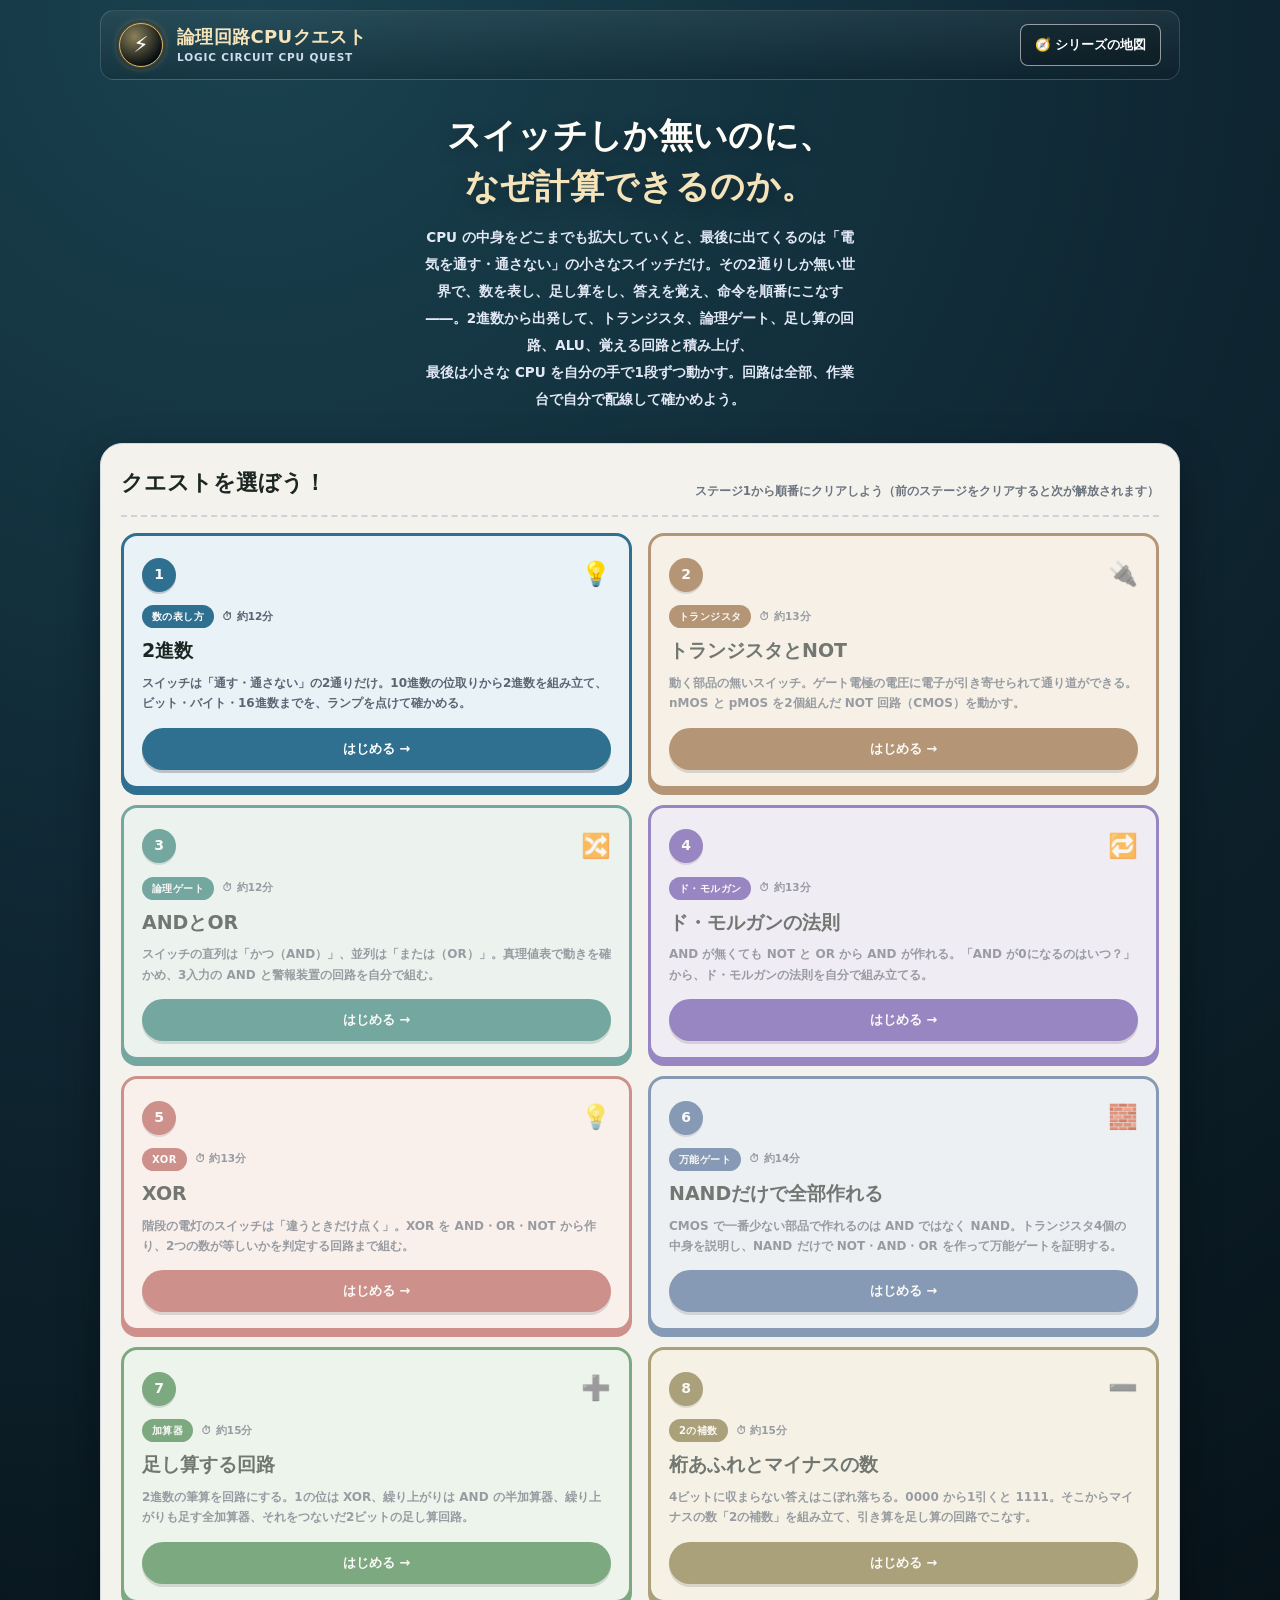
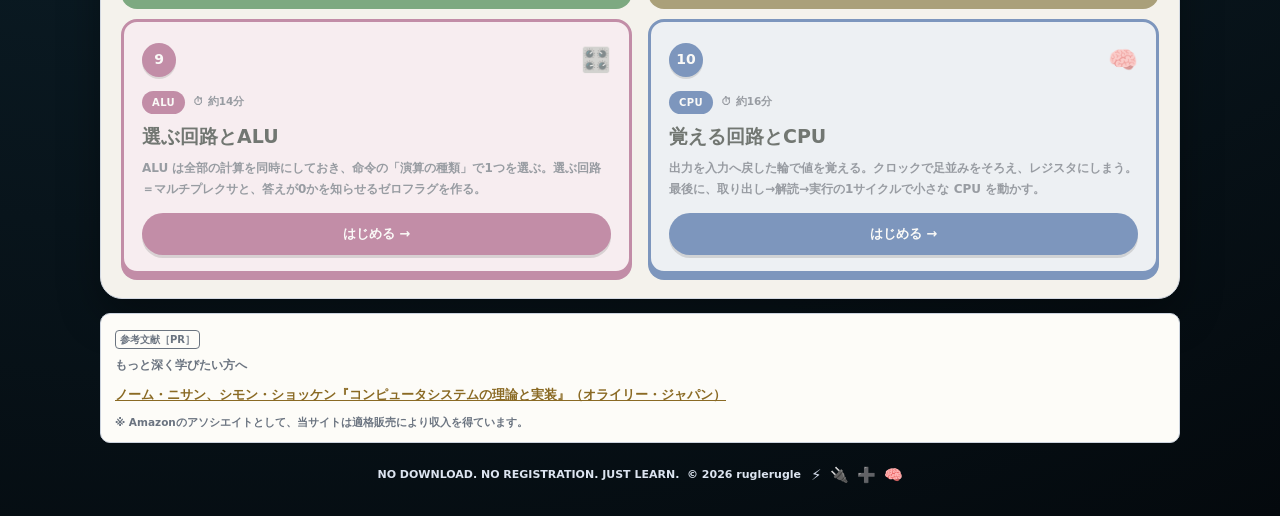
<file: index.html>
<!DOCTYPE html>
<html lang="ja">
<head>
<meta charset="UTF-8">
<meta name="viewport" content="width=device-width, initial-scale=1.0">
<meta name="theme-color" content="#0f2733">
<!-- Google tag (gtag.js) -->
<script async src="https://www.googletagmanager.com/gtag/js?id=G-9RTQCP2HXM"></script>
<script>
  window.dataLayer = window.dataLayer || [];
  function gtag(){dataLayer.push(arguments);}
  gtag('js', new Date());
  gtag('config', 'G-9RTQCP2HXM');
</script>
<title>論理回路CPUクエスト ― スイッチから CPU を組み立てる 全10ステージの無料学習ゲーム</title>
<meta name="description" content="コンピュータの中にあるのは「電気を通す・通さない」のスイッチだけ。2進数、トランジスタ、論理ゲート（NOT・AND・OR・XOR・NAND）、足し算・引き算の回路、ALU、覚える回路、そして命令を1つずつこなす CPU まで、回路を自分で組みながら確かめる全10ステージの無料学習サイト。ねこ博士とうさ美が案内します。">
<link rel="canonical" href="https://informatics.habatakijuku.com/cpu-logic-game/">
<meta property="og:type" content="website">
<meta property="og:site_name" content="論理回路CPUクエスト">
<meta property="og:locale" content="ja_JP">
<meta property="og:title" content="論理回路CPUクエスト ― スイッチから CPU を組み立てる 全10ステージの無料学習ゲーム">
<meta property="og:description" content="スイッチしか無いのに、どうして計算できるのか。2進数から CPU の1サイクルまで、回路を自分で組んで確かめる全10ステージ。">
<meta property="og:url" content="https://informatics.habatakijuku.com/cpu-logic-game/">
<meta property="og:image" content="https://informatics.habatakijuku.com/images/ogp/cpu-logic-game.png">
<meta property="og:image:width" content="1200">
<meta property="og:image:height" content="630">
<meta name="twitter:card" content="summary_large_image">
<link rel="icon" href="data:image/svg+xml,<svg xmlns=%22http://www.w3.org/2000/svg%22 viewBox=%220 0 100 100%22><text y=%22.9em%22 font-size=%2290%22>⚡</text></svg>">
<link rel="stylesheet" href="design-system.css?v=20261108c">
<script type="application/ld+json">
{
  "@context": "https://schema.org",
  "@type": "LearningResource",
  "name": "論理回路CPUクエスト",
  "alternateName": "Logic Circuit CPU Quest",
  "description": "コンピュータの中にあるのは「電気を通す・通さない」のスイッチだけ。2進数、トランジスタ、論理ゲート（NOT・AND・OR・XOR・NAND）、足し算・引き算の回路、ALU、覚える回路、そして命令を1つずつこなす CPU まで、回路を自分で組みながら確かめる全10ステージの無料学習サイト。ねこ博士とうさ美が案内します。",
  "url": "https://informatics.habatakijuku.com/cpu-logic-game/",
  "inLanguage": "ja",
  "learningResourceType": "learning activity",
  "educationalLevel": "中学生以上",
  "teaches": "2進数・2の補数・トランジスタ（MOSFET・CMOS）・論理ゲート・ド・モルガンの法則・加算器・マルチプレクサ・ALU・ラッチ・クロック・CPUの命令サイクル",
  "isAccessibleForFree": true,
  "author": {
    "@type": "Person",
    "name": "ruglerugle"
  }
}
</script>
</head>
<body>
<div class="shell">
  <nav class="topbar" aria-label="サイト情報">
    <span class="brand-badge" aria-hidden="true">⚡</span>
    <span class="brand-copy">
      <strong>論理回路CPUクエスト</strong>
      <small>LOGIC CIRCUIT CPU QUEST</small>
    </span>
    <a class="head-reset" style="margin-left:auto" href="/" title="情報の冒険（シリーズの地図）へ">🧭 シリーズの地図</a>
  </nav>

  <header class="hero">
    <div class="hero-copy">
      <h1><span class="line">スイッチしか無いのに、</span><span class="line accent">なぜ計算できるのか。</span></h1>
      <p>CPU の中身をどこまでも拡大していくと、最後に出てくるのは「電気を通す・通さない」の小さなスイッチだけ。その2通りしか無い世界で、数を表し、足し算をし、答えを覚え、命令を順番にこなす――。2進数から出発して、トランジスタ、論理ゲート、足し算の回路、ALU、覚える回路と積み上げ、<span class="nowrap">最後は小さな CPU を自分の手で1段ずつ動かす。</span>回路は全部、作業台で自分で配線して確かめよう。</p>
    </div>
  </header>

  <main>
    <section class="board" aria-labelledby="quest-heading">
      <div class="board-head">
        <div><h2 id="quest-heading">クエストを選ぼう！</h2></div>
        <p>ステージ1から順番にクリアしよう（前のステージをクリアすると次が解放されます）</p>
      </div>

      <div class="quest-grid">
        <a class="quest-card" href="stage1.html" data-stage="1" style="--accent:#2f6f8f;--accent-bg:#e8f2f7">
          <div class="q-top"><span class="q-num">1</span><span class="q-suit" aria-hidden="true">💡</span></div>
          <div class="q-meta"><span class="q-tag">数の表し方</span><span class="q-time">⏱ 約12分</span></div>
          <div class="q-title">2進数</div>
          <p class="q-desc">スイッチは「通す・通さない」の2通りだけ。10進数の位取りから2進数を組み立て、ビット・バイト・16進数までを、ランプを点けて確かめる。</p>
          <span class="q-cta">はじめる →</span>
        </a>

        <a class="quest-card" href="stage2.html" data-stage="2" style="--accent:#8a5a2a;--accent-bg:#f8f0e3">
          <div class="q-top"><span class="q-num">2</span><span class="q-suit" aria-hidden="true">🔌</span></div>
          <div class="q-meta"><span class="q-tag">トランジスタ</span><span class="q-time">⏱ 約13分</span></div>
          <div class="q-title">トランジスタとNOT</div>
          <p class="q-desc">動く部品の無いスイッチ。ゲート電極の電圧に電子が引き寄せられて通り道ができる。nMOS と pMOS を2個組んだ NOT 回路（CMOS）を動かす。</p>
          <span class="q-cta">はじめる →</span>
        </a>

        <a class="quest-card" href="stage3.html" data-stage="3" style="--accent:#1f766e;--accent-bg:#e7f5f2">
          <div class="q-top"><span class="q-num">3</span><span class="q-suit" aria-hidden="true">🔀</span></div>
          <div class="q-meta"><span class="q-tag">論理ゲート</span><span class="q-time">⏱ 約12分</span></div>
          <div class="q-title">ANDとOR</div>
          <p class="q-desc">スイッチの直列は「かつ（AND）」、並列は「または（OR）」。真理値表で動きを確かめ、3入力の AND と警報装置の回路を自分で組む。</p>
          <span class="q-cta">はじめる →</span>
        </a>

        <a class="quest-card" href="stage4.html" data-stage="4" style="--accent:#5b3fa6;--accent-bg:#efe9f9">
          <div class="q-top"><span class="q-num">4</span><span class="q-suit" aria-hidden="true">🔁</span></div>
          <div class="q-meta"><span class="q-tag">ド・モルガン</span><span class="q-time">⏱ 約13分</span></div>
          <div class="q-title">ド・モルガンの法則</div>
          <p class="q-desc">AND が無くても NOT と OR から AND が作れる。「AND が0になるのはいつ？」から、ド・モルガンの法則を自分で組み立てる。</p>
          <span class="q-cta">はじめる →</span>
        </a>

        <a class="quest-card" href="stage5.html" data-stage="5" style="--accent:#b5504a;--accent-bg:#fdefed">
          <div class="q-top"><span class="q-num">5</span><span class="q-suit" aria-hidden="true">💡</span></div>
          <div class="q-meta"><span class="q-tag">XOR</span><span class="q-time">⏱ 約13分</span></div>
          <div class="q-title">XOR</div>
          <p class="q-desc">階段の電灯のスイッチは「違うときだけ点く」。XOR を AND・OR・NOT から作り、2つの数が等しいかを判定する回路まで組む。</p>
          <span class="q-cta">はじめる →</span>
        </a>

        <a class="quest-card" href="stage6.html" data-stage="6" style="--accent:#3f6191;--accent-bg:#eaf0f8">
          <div class="q-top"><span class="q-num">6</span><span class="q-suit" aria-hidden="true">🧱</span></div>
          <div class="q-meta"><span class="q-tag">万能ゲート</span><span class="q-time">⏱ 約14分</span></div>
          <div class="q-title">NANDだけで全部作れる</div>
          <p class="q-desc">CMOS で一番少ない部品で作れるのは AND ではなく NAND。トランジスタ4個の中身を説明し、NAND だけで NOT・AND・OR を作って万能ゲートを証明する。</p>
          <span class="q-cta">はじめる →</span>
        </a>

        <a class="quest-card" href="stage7.html" data-stage="7" style="--accent:#2f7a3b;--accent-bg:#eaf6ec">
          <div class="q-top"><span class="q-num">7</span><span class="q-suit" aria-hidden="true">➕</span></div>
          <div class="q-meta"><span class="q-tag">加算器</span><span class="q-time">⏱ 約15分</span></div>
          <div class="q-title">足し算する回路</div>
          <p class="q-desc">2進数の筆算を回路にする。1の位は XOR、繰り上がりは AND の半加算器、繰り上がりも足す全加算器、それをつないだ2ビットの足し算回路。</p>
          <span class="q-cta">はじめる →</span>
        </a>

        <a class="quest-card" href="stage8.html" data-stage="8" style="--accent:#7a6a2f;--accent-bg:#f7f3e2">
          <div class="q-top"><span class="q-num">8</span><span class="q-suit" aria-hidden="true">➖</span></div>
          <div class="q-meta"><span class="q-tag">2の補数</span><span class="q-time">⏱ 約15分</span></div>
          <div class="q-title">桁あふれとマイナスの数</div>
          <p class="q-desc">4ビットに収まらない答えはこぼれ落ちる。0000 から1引くと 1111。そこからマイナスの数「2の補数」を組み立て、引き算を足し算の回路でこなす。</p>
          <span class="q-cta">はじめる →</span>
        </a>

        <a class="quest-card" href="stage9.html" data-stage="9" style="--accent:#a14b7a;--accent-bg:#f9ebf3">
          <div class="q-top"><span class="q-num">9</span><span class="q-suit" aria-hidden="true">🎛️</span></div>
          <div class="q-meta"><span class="q-tag">ALU</span><span class="q-time">⏱ 約14分</span></div>
          <div class="q-title">選ぶ回路とALU</div>
          <p class="q-desc">ALU は全部の計算を同時にしておき、命令の「演算の種類」で1つを選ぶ。選ぶ回路＝マルチプレクサと、答えが0かを知らせるゼロフラグを作る。</p>
          <span class="q-cta">はじめる →</span>
        </a>

        <a class="quest-card" href="stage10.html" data-stage="10" style="--accent:#2f5a9e;--accent-bg:#e9eff8">
          <div class="q-top"><span class="q-num">10</span><span class="q-suit" aria-hidden="true">🧠</span></div>
          <div class="q-meta"><span class="q-tag">CPU</span><span class="q-time">⏱ 約16分</span></div>
          <div class="q-title">覚える回路とCPU</div>
          <p class="q-desc">出力を入力へ戻した輪で値を覚える。クロックで足並みをそろえ、レジスタにしまう。最後に、取り出し→解読→実行の1サイクルで小さな CPU を動かす。</p>
          <span class="q-cta">はじめる →</span>
        </a>
      </div>
    </section>

    <div id="book-recommend"></div>
  </main>

  <footer>
    <p>NO DOWNLOAD. NO REGISTRATION. JUST LEARN. &nbsp;© <span id="year"></span> ruglerugle</p>
    <div class="footer-suits" aria-hidden="true"><span>⚡</span><span>🔌</span><span>➕</span><span>🧠</span></div>
  </footer>
</div>
<script>document.getElementById("year").textContent = new Date().getFullYear();</script>
<script src="js/stages.js?v=20261108c"></script>
<script src="js/progress.js?v=20261108c"></script>
<script>QUEST.initCoverPage();</script>
<script src="https://my.habatakijuku.com/sync.js" defer></script>
</body>
</html>
</file>
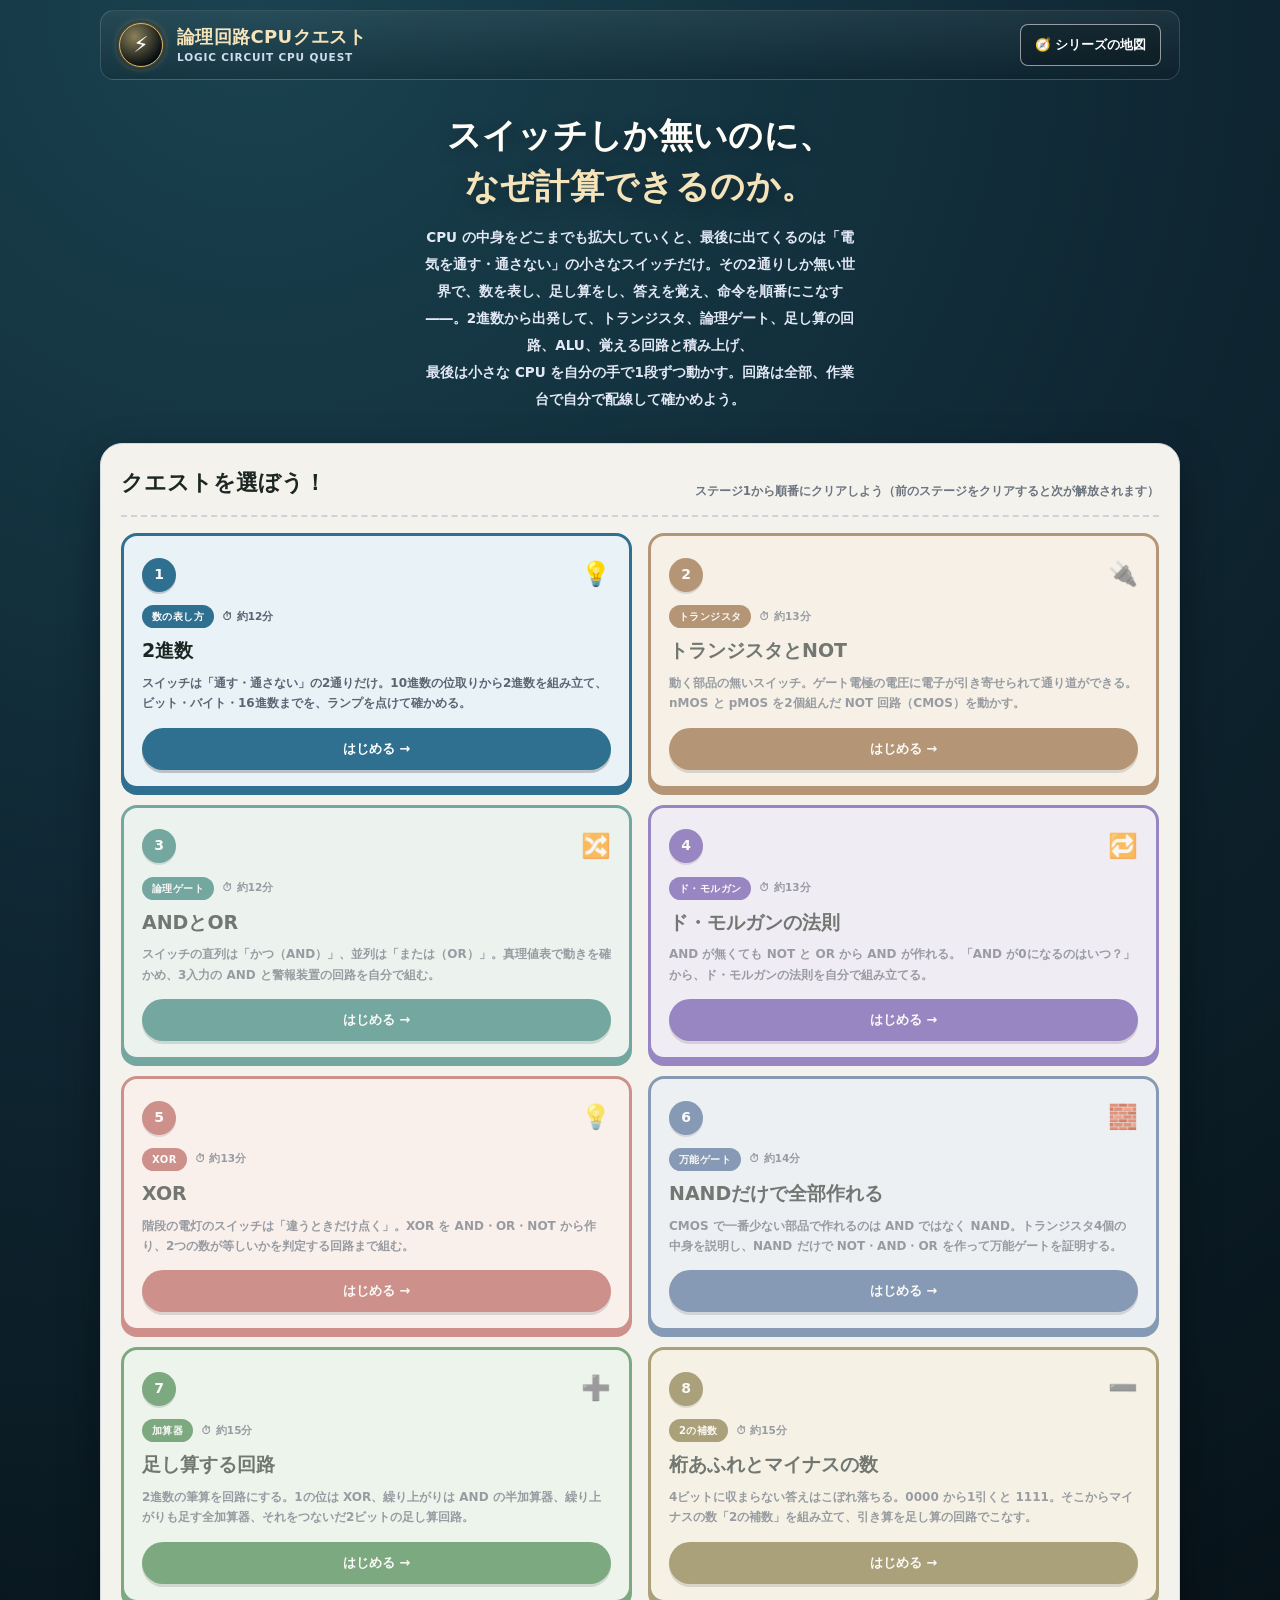
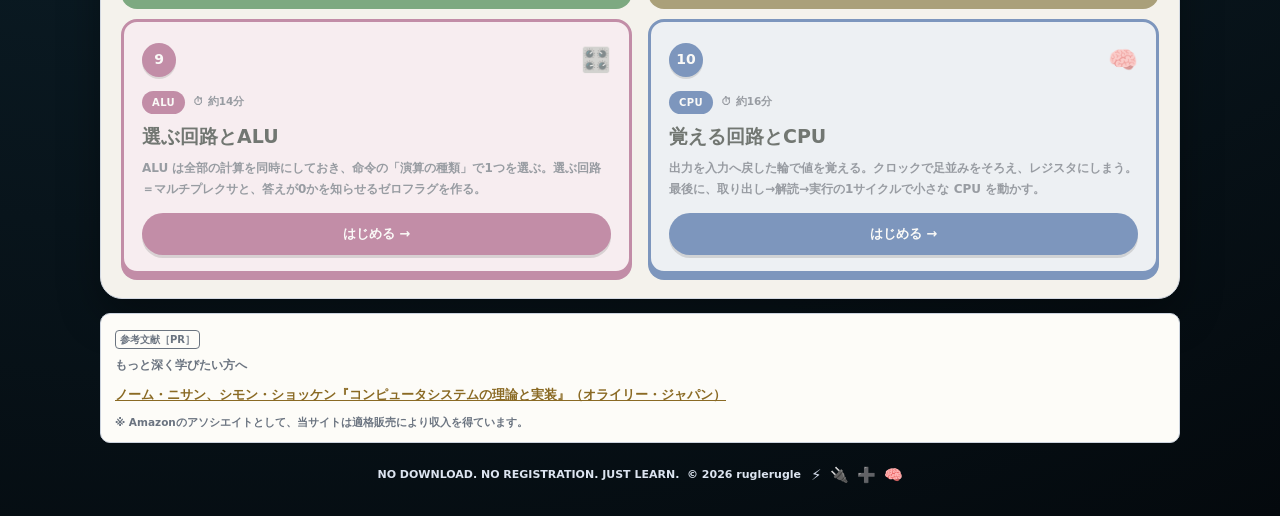
<file: complete.html>
<!DOCTYPE html>
<html lang="ja">
<head>
<meta charset="UTF-8">
<meta name="viewport" content="width=device-width, initial-scale=1.0">
<meta name="theme-color" content="#0f2733">
<!-- Google tag (gtag.js) -->
<script async src="https://www.googletagmanager.com/gtag/js?id=G-9RTQCP2HXM"></script>
<script>
  window.dataLayer = window.dataLayer || [];
  function gtag(){dataLayer.push(arguments);}
  gtag('js', new Date());
  gtag('config', 'G-9RTQCP2HXM');
</script>
<title>全ステージクリア ― 論理回路CPUクエスト</title>
<meta name="description" content="コンピュータの中にあるのは「電気を通す・通さない」のスイッチだけ。2進数、トランジスタ、論理ゲート（NOT・AND・OR・XOR・NAND）、足し算・引き算の回路、ALU、覚える回路、そして命令を1つずつこなす CPU まで、回路を自分で組みながら確かめる全10ステージの無料学習サイト。ねこ博士とうさ美が案内します。">
<link rel="canonical" href="https://informatics.habatakijuku.com/cpu-logic-game/complete">
<meta property="og:type" content="article">
<meta property="og:site_name" content="論理回路CPUクエスト">
<meta property="og:locale" content="ja_JP">
<meta property="og:title" content="全ステージクリア ― 論理回路CPUクエスト">
<meta property="og:description" content="スイッチしか無いのに、どうして計算できるのか。2進数から CPU の1サイクルまで、回路を自分で組んで確かめる全10ステージ。">
<meta property="og:url" content="https://informatics.habatakijuku.com/cpu-logic-game/complete">
<meta property="og:image" content="https://informatics.habatakijuku.com/images/ogp/cpu-logic-game.png">
<meta property="og:image:width" content="1200">
<meta property="og:image:height" content="630">
<meta name="twitter:card" content="summary_large_image">
<link rel="icon" href="data:image/svg+xml,<svg xmlns=%22http://www.w3.org/2000/svg%22 viewBox=%220 0 100 100%22><text y=%22.9em%22 font-size=%2290%22>⚡</text></svg>">
<link rel="stylesheet" href="design-system.css?v=20261108c">
<meta name="robots" content="noindex">
</head>
<body>
<div class="shell">
  <nav class="topbar" aria-label="サイト情報">
    <span class="brand-badge" aria-hidden="true">⚡</span>
    <span class="brand-copy">
      <strong>論理回路CPUクエスト</strong>
      <small>LOGIC CIRCUIT CPU QUEST</small>
    </span>
    <a class="head-reset" style="margin-left:auto" href="/" title="情報の冒険（シリーズの地図）へ">🧭 シリーズの地図</a>
  </nav>

  <header class="hero">
    <div class="hero-copy">
      <h1><span class="line">スイッチから CPU まで、組み上げた ∎</span></h1>
      <p>0と1しか無い世界で、数を表し（2進数）、電気でスイッチを切り替え（トランジスタ）、判断し（論理ゲート）、足し引きし（加算器と2の補数）、選び（マルチプレクサ）、覚え（ラッチとクロック）、命令を順番にこなす（CPU の1サイクル）。最初の問い「スイッチしか無いのに、なぜ計算できるのか」への答えを、きみはもう全部自分の手で組んだ。旅の記録で振り返ろう。</p>
    </div>
  </header>

  <main>
    <section class="board" aria-labelledby="recap-heading">
      <div class="board-head">
        <div><h2 id="recap-heading">ここまでの旅を振り返ろう</h2></div>
        <p>全10ステージ、おつかれさま</p>
      </div>
      <div class="recap-list">
        <div class="recap-item">
          <div class="recap-num">1</div>
          <div class="recap-body">
            <div class="recap-title">2進数</div>
            <div class="recap-desc">使える数字が2種類なら、2ごとに繰り上がる。位の重みは 1, 2, 4, 8…。nビットで2をn回掛けた数だけ表せ、8ビット＝1バイト、4ビットずつ16進数1文字。2段階にするのは揺れに強いから。</div>
          </div>
        </div>
        <div class="recap-item">
          <div class="recap-num">2</div>
          <div class="recap-body">
            <div class="recap-title">トランジスタとNOT</div>
            <div class="recap-desc">ゲート電極のプラスに電子が引き寄せられ、絶縁膜の下に通り道ができる（電界効果）。nMOS と pMOS を上下に組んだ CMOS の NOT は、どちらかが必ず切れているので電気をほとんど使わない。</div>
          </div>
        </div>
        <div class="recap-item">
          <div class="recap-num">3</div>
          <div class="recap-body">
            <div class="recap-title">ANDとOR</div>
            <div class="recap-desc">AND は全部そろったら1、OR は少なくとも1つで1（両方1でも1）。言葉の条件を「かつ・または・でない」に分ければ、そのままゲートの組み合わせになる。</div>
          </div>
        </div>
        <div class="recap-item">
          <div class="recap-num">4</div>
          <div class="recap-body">
            <div class="recap-title">ド・モルガンの法則</div>
            <div class="recap-desc">NOT(A AND B)＝(NOT A) OR (NOT B)、NOT(A OR B)＝(NOT A) AND (NOT B)。否定すると「かつ」と「または」が入れ替わる。部品は別の部品で作り直せる。</div>
          </div>
        </div>
        <div class="recap-item">
          <div class="recap-num">5</div>
          <div class="recap-body">
            <div class="recap-title">XOR</div>
            <div class="recap-desc">XOR は違うときだけ1。(A OR B) AND NOT(A AND B) で作れる。NOT XOR は「同じか」の判定器で、桁ごとに調べて AND すれば数の一致が分かる。1桁の足し算の1の位も XOR。</div>
          </div>
        </div>
        <div class="recap-item">
          <div class="recap-num">6</div>
          <div class="recap-body">
            <div class="recap-title">NANDだけで全部作れる</div>
            <div class="recap-desc">nMOS の直列＋pMOS の並列で NAND（4個）。NAND(A,A)＝NOT、NAND を2回で AND、ド・モルガンで OR。NAND だけでどんな回路も作れる（実際の CPU はほかの部品も使い分ける）。</div>
          </div>
        </div>
        <div class="recap-item">
          <div class="recap-num">7</div>
          <div class="recap-body">
            <div class="recap-title">足し算する回路</div>
            <div class="recap-desc">半加算器＝XOR と AND。全加算器は半加算器2個と OR（2つの繰り上がりは同時に1にならない）。並べて繰り上がりを手渡せば何ビットでも足せる。速くするには桁上げ先読み。</div>
          </div>
        </div>
        <div class="recap-item">
          <div class="recap-num">8</div>
          <div class="recap-body">
            <div class="recap-title">桁あふれとマイナスの数</div>
            <div class="recap-desc">桁あふれで数は輪になる。−x＝NOT x＋1（x＋NOT x＝1111＝−1 だから）。B を SUB と XOR し、一番右の桁に SUB を足せば、同じ回路が A＋B と A−B を切り替える。</div>
          </div>
        </div>
        <div class="recap-item">
          <div class="recap-num">9</div>
          <div class="recap-body">
            <div class="recap-title">選ぶ回路とALU</div>
            <div class="recap-desc">マルチプレクサ＝(A AND NOT SEL) OR (B AND SEL)。nビットの選択信号で2のn乗個から選べる。ALU は全部計算して1つ選び、ゼロフラグや桁あふれのフラグも出す。比較は引き算とフラグで。</div>
          </div>
        </div>
        <div class="recap-item">
          <div class="recap-num">10</div>
          <div class="recap-body">
            <div class="recap-title">覚える回路とCPU</div>
            <div class="recap-desc">フィードバックの輪で値が残る（ラッチ）。クロックの瞬間だけ取り込むので途中の答えを拾わない。CPU は PC の指す命令を取り出し・解読・実行し、フラグを見て PC を書き換えて分岐やくり返しをする。</div>
          </div>
        </div>
      </div>
      <div class="complete-actions">
        <a class="btn btn-primary" href="/memory-quest/">次の旅へ：メモリのしくみクエスト →</a>
        <a class="btn" href="./">トップへ戻る</a>
        <a class="btn" href="https://x.com/intent/post?text=%E8%AB%96%E7%90%86%E5%9B%9E%E8%B7%AFCPU%E3%82%AF%E3%82%A8%E3%82%B9%E3%83%88%E3%82%92%E5%85%A810%E3%82%B9%E3%83%86%E3%83%BC%E3%82%B8%E3%82%AF%E3%83%AA%E3%82%A2%E3%81%97%E3%81%9F%EF%BC%81&url=https%3A%2F%2Finformatics.habatakijuku.com%2Fcpu-logic-game%2F" target="_blank" rel="noopener">𝕏 でシェア</a>
        <button class="btn" id="btn-reset-all">🔄 最初から</button>
      </div>
    </section>
    <div id="book-recommend"></div>
  </main>

  <footer>
    <p>NO DOWNLOAD. NO REGISTRATION. JUST LEARN. &nbsp;© <span id="year"></span> ruglerugle</p>
    <div class="footer-suits" aria-hidden="true"><span>⚡</span><span>🔌</span><span>➕</span><span>🧠</span></div>
  </footer>
</div>
<script>document.getElementById("year").textContent = new Date().getFullYear();</script>
<script src="js/stages.js?v=20261108c"></script>
<script src="js/progress.js?v=20261108c"></script>
<script>QUEST.initCompletePage();</script>
<script src="https://my.habatakijuku.com/sync.js" defer></script>
</body>
</html>
</file>
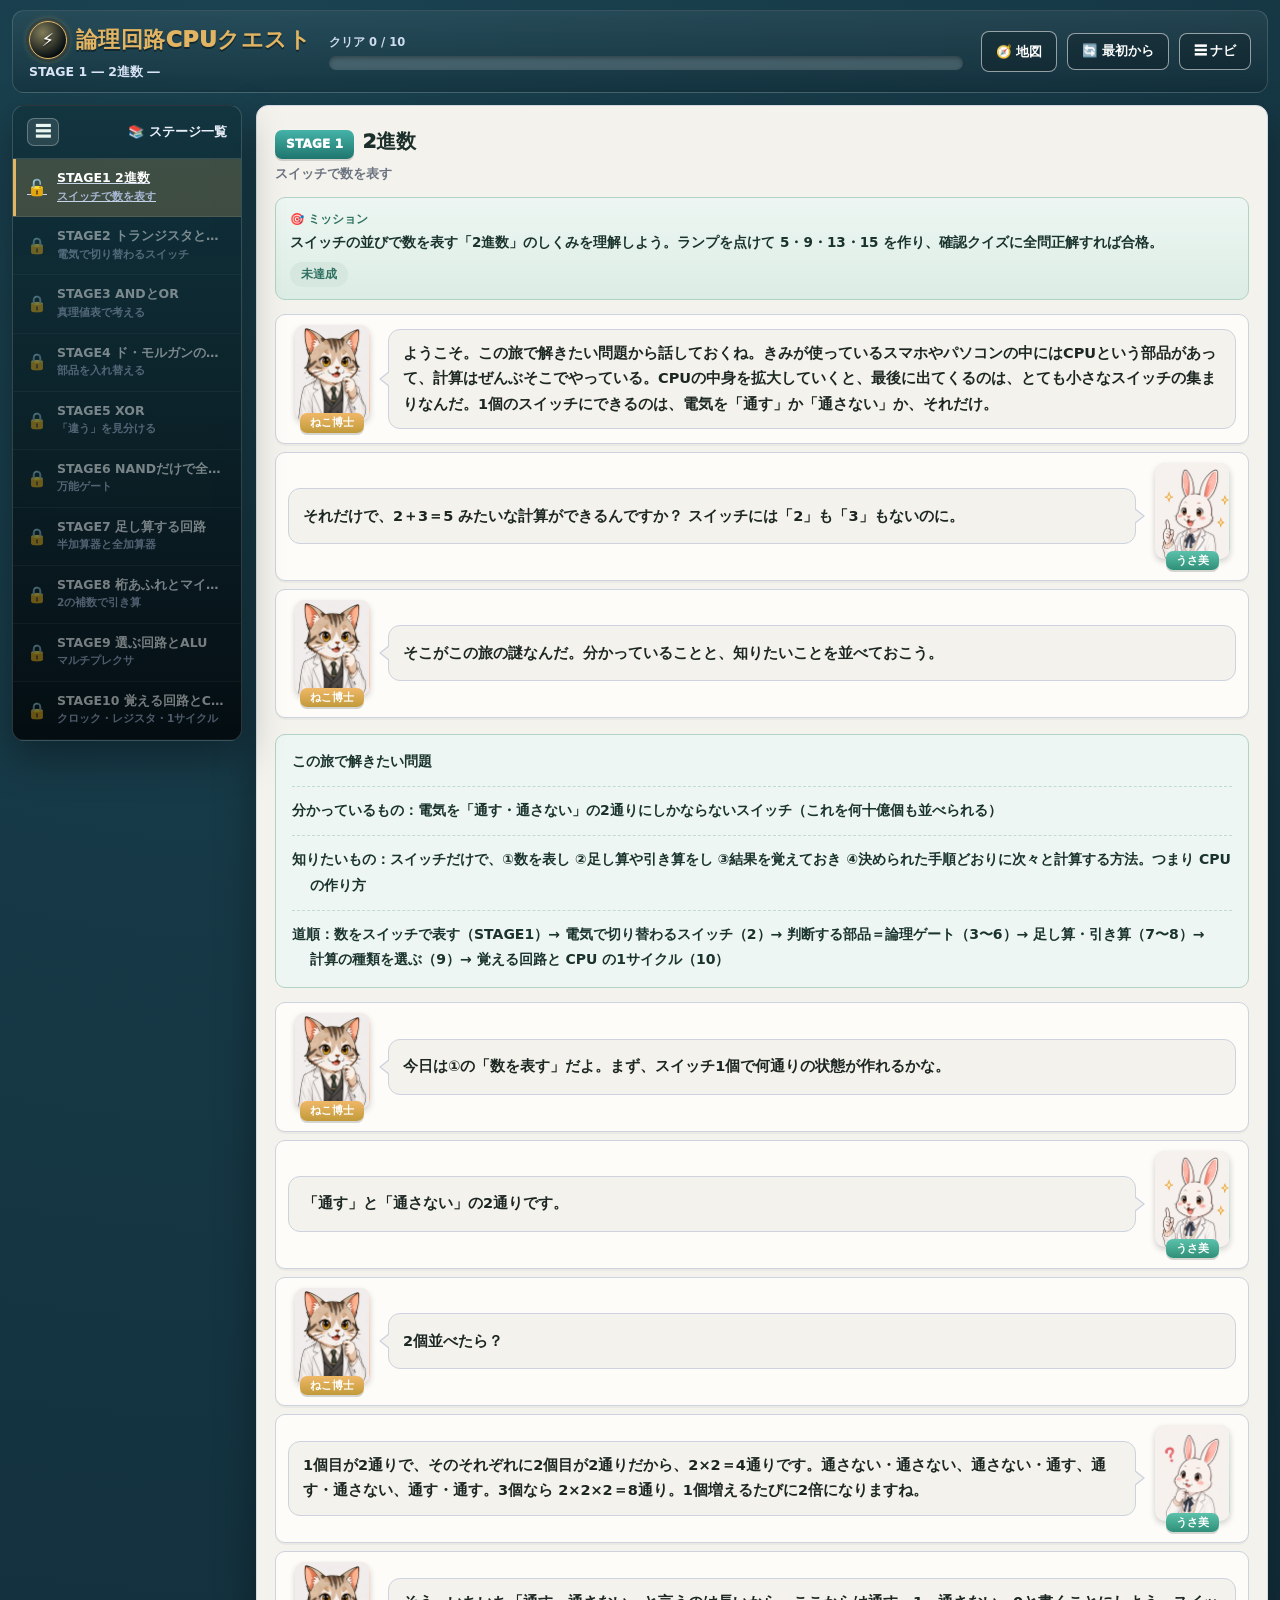
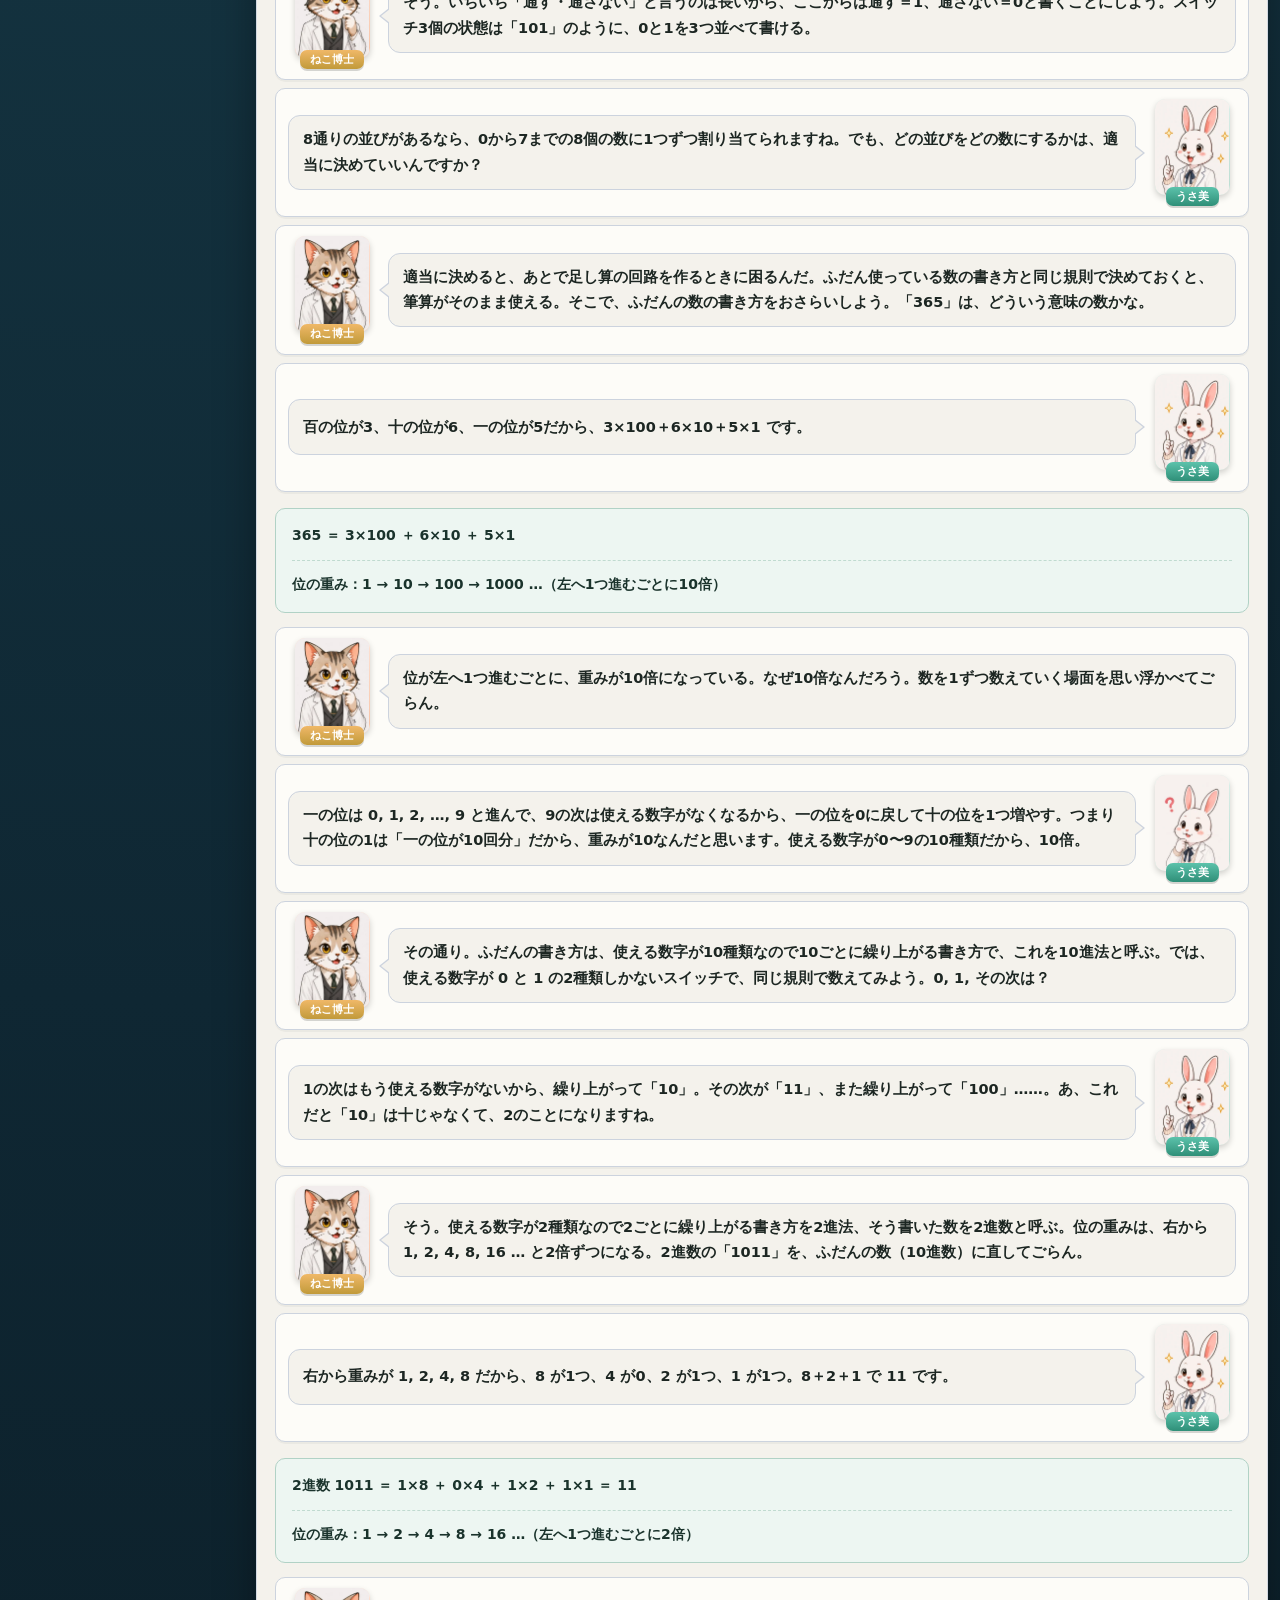
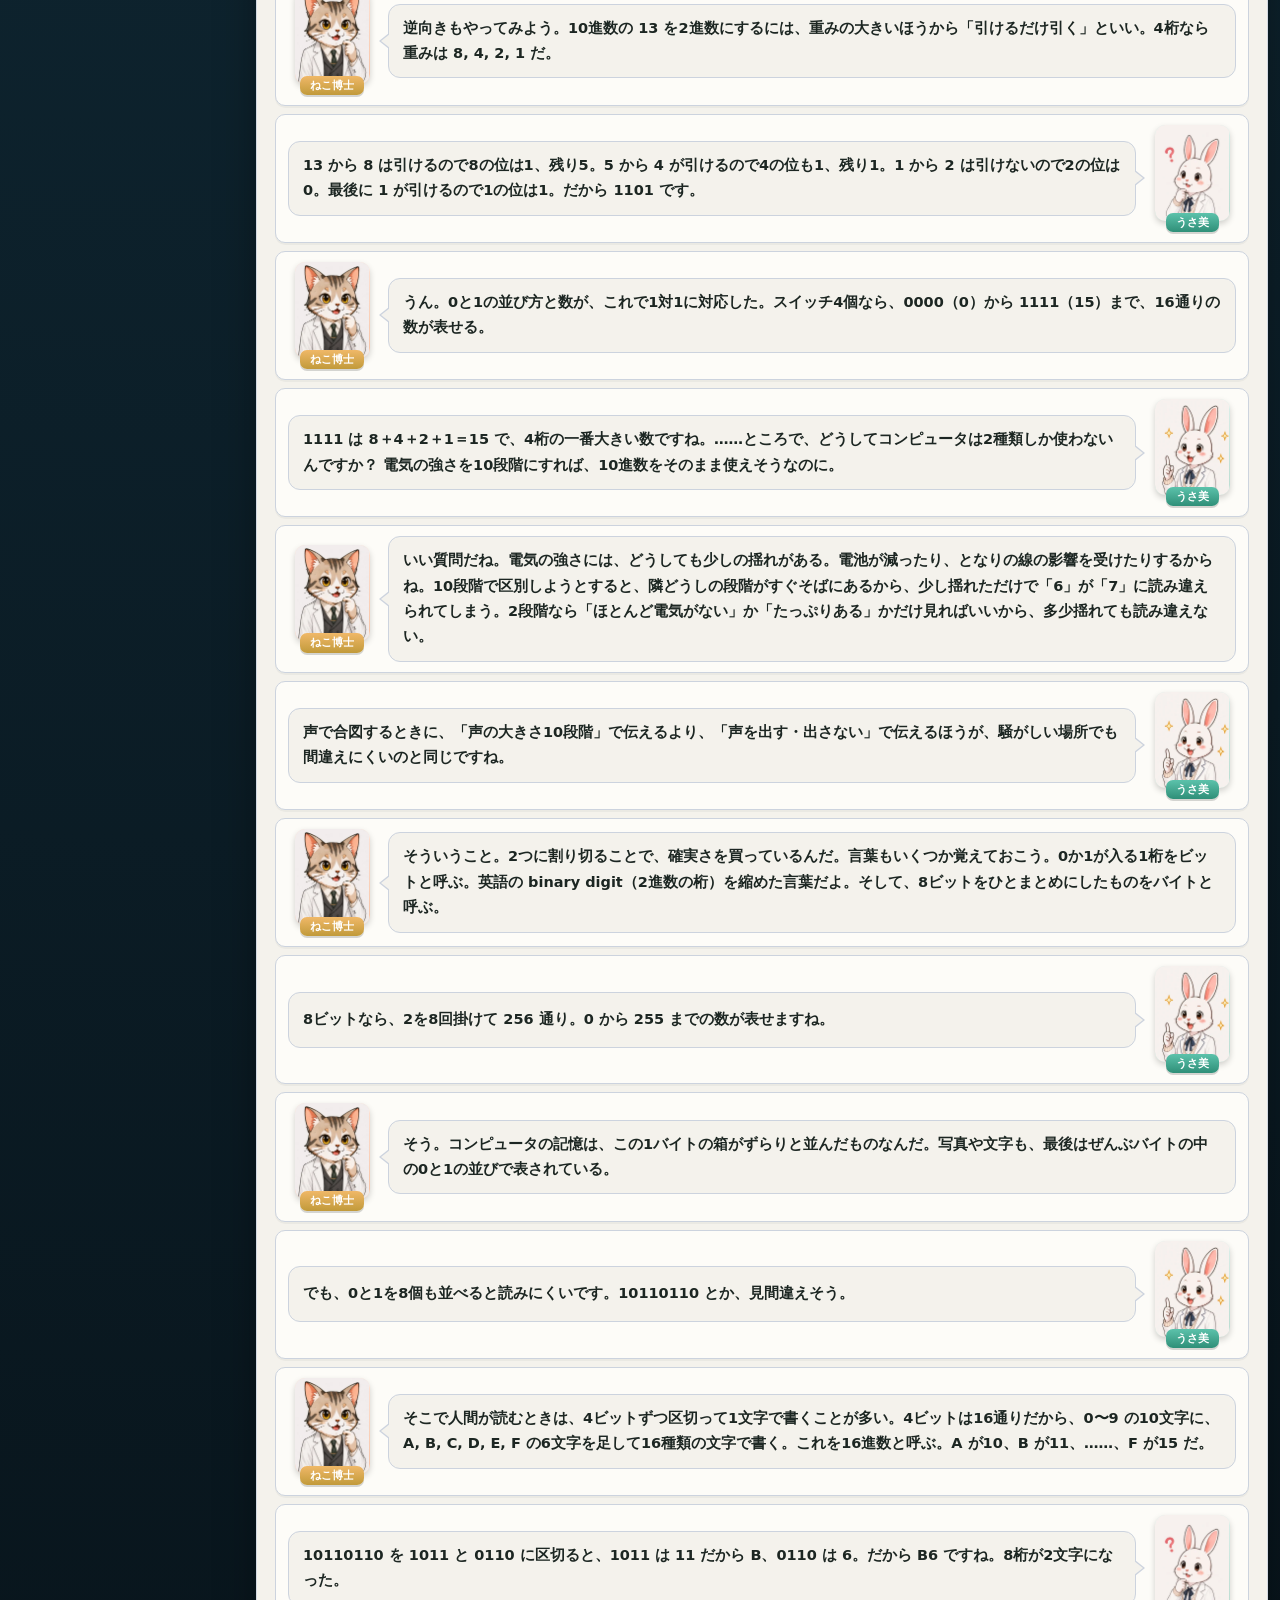
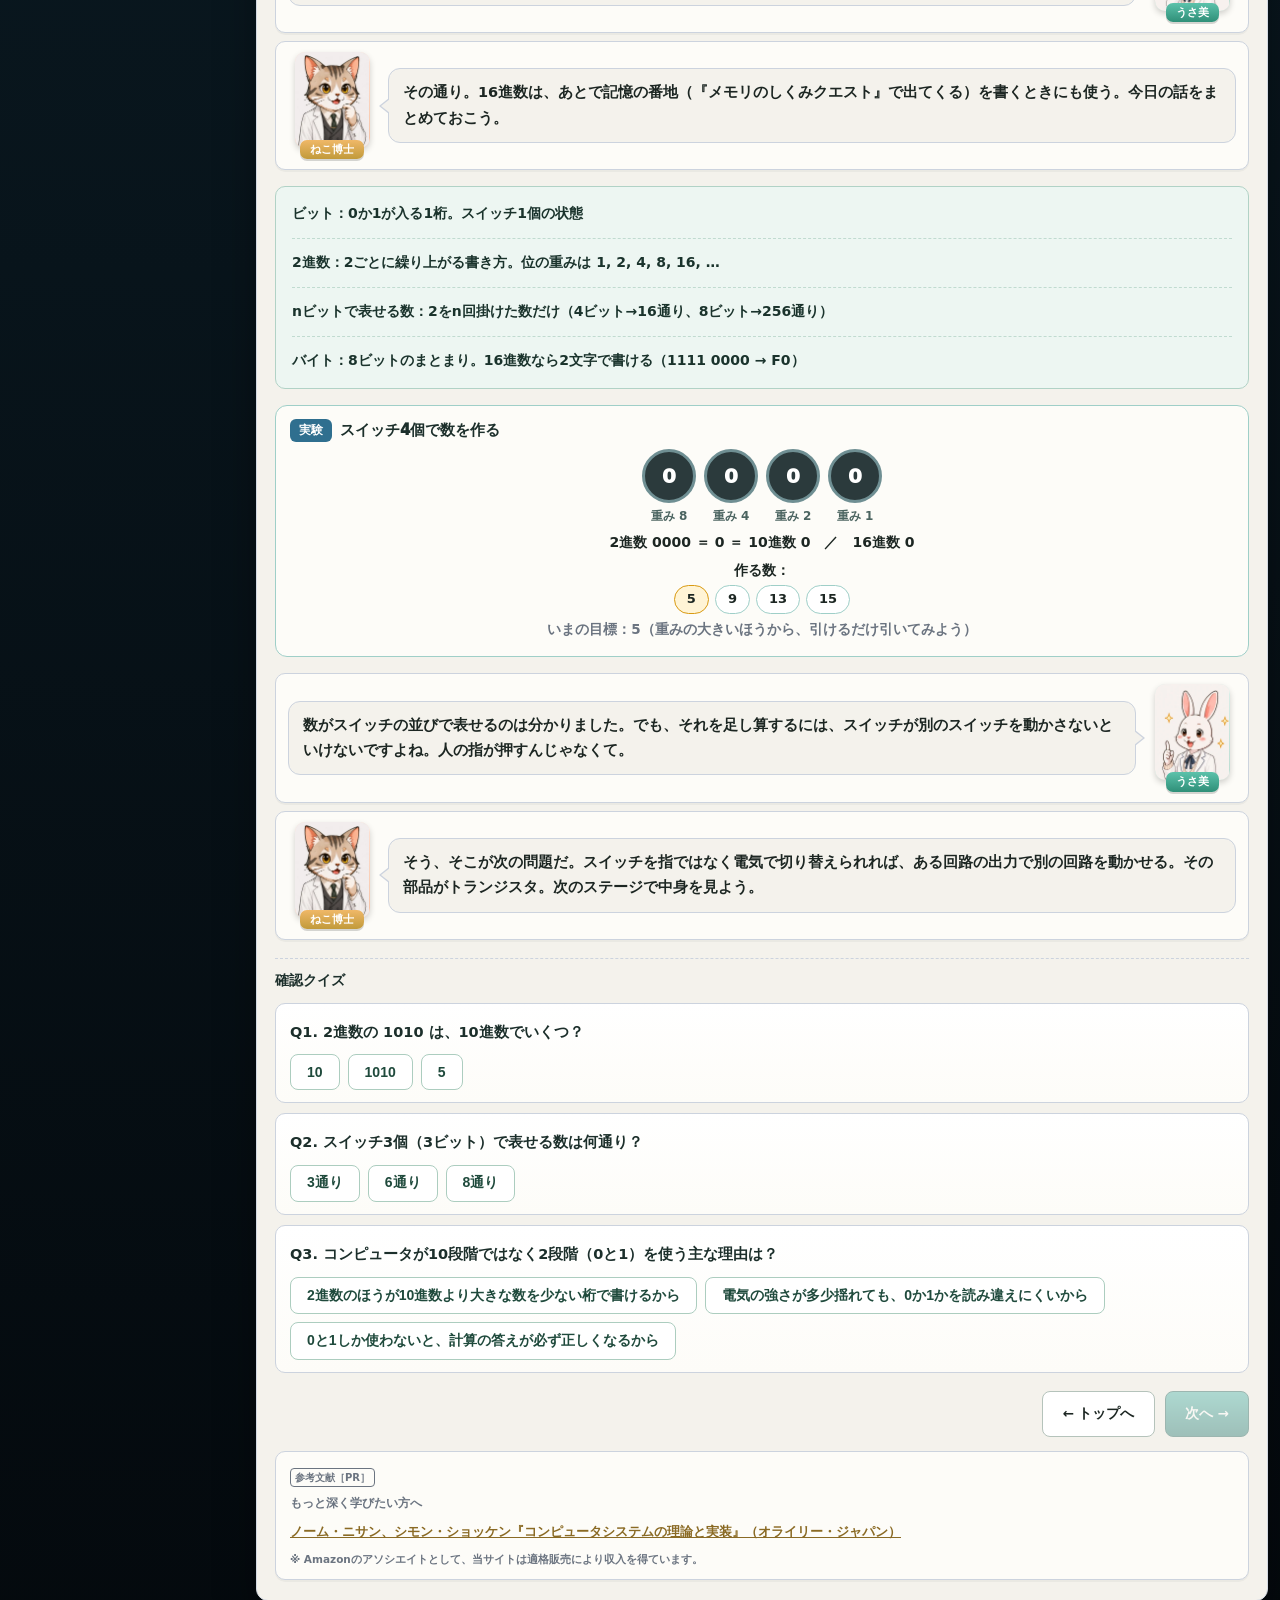
<file: stage1.html>
<!DOCTYPE html>
<html lang="ja">
<head>
<meta charset="UTF-8">
<meta name="viewport" content="width=device-width, initial-scale=1.0">
<meta name="theme-color" content="#0f2733">
<!-- Google tag (gtag.js) -->
<script async src="https://www.googletagmanager.com/gtag/js?id=G-9RTQCP2HXM"></script>
<script>
  window.dataLayer = window.dataLayer || [];
  function gtag(){dataLayer.push(arguments);}
  gtag('js', new Date());
  gtag('config', 'G-9RTQCP2HXM');
</script>
<title>STAGE1 2進数 ― 論理回路CPUクエスト</title>
<meta name="description" content="コンピュータの中にあるのは「電気が通る・通らない」のスイッチだけ。それでどうやって数を表すのか。10進法の位取りから出発して、2進数・ビット・バイト・16進数までを、ランプを点けながら確かめる。">
<link rel="canonical" href="https://informatics.habatakijuku.com/cpu-logic-game/stage1">
<meta property="og:type" content="article">
<meta property="og:site_name" content="論理回路CPUクエスト">
<meta property="og:locale" content="ja_JP">
<meta property="og:title" content="STAGE1 2進数 ― 論理回路CPUクエスト">
<meta property="og:description" content="スイッチしか持たないコンピュータは、どうやって数を表すのか。位取りの仕組みから2進数を組み立てる。">
<meta property="og:url" content="https://informatics.habatakijuku.com/cpu-logic-game/stage1">
<meta property="og:image" content="https://informatics.habatakijuku.com/images/ogp/cpu-logic-game.png">
<meta property="og:image:width" content="1200">
<meta property="og:image:height" content="630">
<meta name="twitter:card" content="summary_large_image">
<link rel="icon" href="data:image/svg+xml,<svg xmlns=%22http://www.w3.org/2000/svg%22 viewBox=%220 0 100 100%22><text y=%22.9em%22 font-size=%2290%22>⚡</text></svg>">
<link rel="stylesheet" href="design-system.css?v=20261108c">
<link rel="stylesheet" href="circuit.css?v=20261108c">
<script src="js/stages.js?v=20261108c"></script>
<script src="js/progress.js?v=20261108c"></script>
<script src="js/circuit.js?v=20261108c"></script>
<script src="js/labs.js?v=20261108c"></script>
</head>
<body>
<div class="app-shell side-collapsed" id="app-shell">
  <header class="game-header">
    <div class="brand">
      <div class="brand-title"><a class="head-reset home-badge" href="./" title="トップへ" aria-label="トップへ">⚡</a> <span>論理回路CPUクエスト</span></div>
      <div class="brand-sub">STAGE 1 ― 2進数 ―</div>
    </div>
    <div class="head-progress-wrap">
      <div class="head-progress-label" id="progress-label">クリア 0 / 10</div>
      <div class="head-progress" role="progressbar" aria-label="クリア済みステージ数" aria-valuemin="0" aria-valuemax="10" aria-valuenow="0"><div class="head-progress-fill" id="progress-fill" style="width:0%"></div></div>
    </div>
    <div class="header-actions">
      <a class="head-reset" href="/" title="情報の冒険（シリーズの地図）へ">🧭 地図</a>
      <button class="head-reset" id="btn-reset-all">🔄 最初から</button>
      <button class="head-reset" id="head-nav-toggle" title="ステージ一覧の表示切替">☰ ナビ</button>
    </div>
  </header>

  <div class="game-layout">
    <div class="side-backdrop" id="side-backdrop"></div>
    <aside class="side-panel">
      <div class="side-head">
        <button class="side-toggle" id="sidebar-toggle" title="ステージ一覧の表示切替" aria-label="ステージ一覧の表示切替">☰</button>
        <span class="side-head-text">📚 ステージ一覧</span>
      </div>
      <div class="side-list" id="side-list"></div>
    </aside>

    <main class="main-area">
      <div class="chapter-head">
        <span class="chapter-badge">STAGE 1</span><h1 class="chapter-title">2進数</h1>
        <div class="chapter-sub">スイッチで数を表す</div>
      </div>

      <div class="mission-box">
        <div class="mission-label">🎯 ミッション</div>
        <div class="mission-text">スイッチの並びで数を表す「2進数」のしくみを理解しよう。ランプを点けて 5・9・13・15 を作り、確認クイズに全問正解すれば合格。</div>
        <span class="mission-status" id="mission-status">未達成</span>
      </div>

      <div class="dialogue-scene">
        <div class="dialog-row">
          <div class="dialog-character">
            <div class="dialog-avatar mentor"><img src="images/cat.webp" width="300" height="386" alt=""></div>
            <div class="dialog-name mentor">ねこ博士</div>
          </div>
          <div class="dialog-bubble">ようこそ。この旅で解きたい問題から話しておくね。きみが使っているスマホやパソコンの中には<strong>CPU</strong>という部品があって、計算はぜんぶそこでやっている。CPUの中身を拡大していくと、最後に出てくるのは、とても小さな<strong>スイッチ</strong>の集まりなんだ。1個のスイッチにできるのは、電気を「通す」か「通さない」か、それだけ。</div>
        </div>
        <div class="dialog-row right">
          <div class="dialog-character">
            <div class="dialog-avatar student"><img src="images/rabbit.webp" width="300" height="386" alt=""></div>
            <div class="dialog-name student">うさ美</div>
          </div>
          <div class="dialog-bubble">それだけで、2＋3＝5 みたいな計算ができるんですか？ スイッチには「2」も「3」もないのに。</div>
        </div>
        <div class="dialog-row">
          <div class="dialog-character">
            <div class="dialog-avatar mentor"><img src="images/cat.webp" width="300" height="386" alt=""></div>
            <div class="dialog-name mentor">ねこ博士</div>
          </div>
          <div class="dialog-bubble">そこがこの旅の謎なんだ。分かっていることと、知りたいことを並べておこう。</div>
        </div>
      </div>
      <div class="formula-box">
        <span class="step"><strong>この旅で解きたい問題</strong></span>
        <span class="step">分かっているもの：電気を「通す・通さない」の2通りにしかならないスイッチ（これを何十億個も並べられる）</span>
        <span class="step">知りたいもの：スイッチだけで、①数を表し ②足し算や引き算をし ③結果を覚えておき ④決められた手順どおりに次々と計算する方法。つまり CPU の作り方</span>
        <span class="step">道順：数をスイッチで表す（STAGE1）→ 電気で切り替わるスイッチ（2）→ 判断する部品＝論理ゲート（3〜6）→ 足し算・引き算（7〜8）→ 計算の種類を選ぶ（9）→ 覚える回路と CPU の1サイクル（10）</span>
      </div>
      <div class="dialogue-scene">
        <div class="dialog-row">
          <div class="dialog-character">
            <div class="dialog-avatar mentor"><img src="images/cat.webp" width="300" height="386" alt=""></div>
            <div class="dialog-name mentor">ねこ博士</div>
          </div>
          <div class="dialog-bubble">今日は①の「数を表す」だよ。まず、スイッチ1個で何通りの状態が作れるかな。</div>
        </div>
        <div class="dialog-row right">
          <div class="dialog-character">
            <div class="dialog-avatar student"><img src="images/rabbit.webp" width="300" height="386" alt=""></div>
            <div class="dialog-name student">うさ美</div>
          </div>
          <div class="dialog-bubble">「通す」と「通さない」の2通りです。</div>
        </div>
        <div class="dialog-row">
          <div class="dialog-character">
            <div class="dialog-avatar mentor"><img src="images/cat.webp" width="300" height="386" alt=""></div>
            <div class="dialog-name mentor">ねこ博士</div>
          </div>
          <div class="dialog-bubble">2個並べたら？</div>
        </div>
        <div class="dialog-row right">
          <div class="dialog-character">
            <div class="dialog-avatar student"><img src="images/rabbitThink.webp" width="300" height="386" alt=""></div>
            <div class="dialog-name student">うさ美</div>
          </div>
          <div class="dialog-bubble"> 1個目が2通りで、そのそれぞれに2個目が2通りだから、2×2＝4通りです。通さない・通さない、通さない・通す、通す・通さない、通す・通す。3個なら 2×2×2＝8通り。1個増えるたびに2倍になりますね。</div>
        </div>
        <div class="dialog-row">
          <div class="dialog-character">
            <div class="dialog-avatar mentor"><img src="images/cat.webp" width="300" height="386" alt=""></div>
            <div class="dialog-name mentor">ねこ博士</div>
          </div>
          <div class="dialog-bubble">そう。いちいち「通す・通さない」と言うのは長いから、ここからは<strong>通す＝1、通さない＝0</strong>と書くことにしよう。スイッチ3個の状態は「101」のように、0と1を3つ並べて書ける。</div>
        </div>
        <div class="dialog-row right">
          <div class="dialog-character">
            <div class="dialog-avatar student"><img src="images/rabbit.webp" width="300" height="386" alt=""></div>
            <div class="dialog-name student">うさ美</div>
          </div>
          <div class="dialog-bubble">8通りの並びがあるなら、0から7までの8個の数に1つずつ割り当てられますね。でも、どの並びをどの数にするかは、適当に決めていいんですか？</div>
        </div>
        <div class="dialog-row">
          <div class="dialog-character">
            <div class="dialog-avatar mentor"><img src="images/cat.webp" width="300" height="386" alt=""></div>
            <div class="dialog-name mentor">ねこ博士</div>
          </div>
          <div class="dialog-bubble">適当に決めると、あとで足し算の回路を作るときに困るんだ。ふだん使っている数の書き方と同じ規則で決めておくと、筆算がそのまま使える。そこで、ふだんの数の書き方をおさらいしよう。「365」は、どういう意味の数かな。</div>
        </div>
        <div class="dialog-row right">
          <div class="dialog-character">
            <div class="dialog-avatar student"><img src="images/rabbit.webp" width="300" height="386" alt=""></div>
            <div class="dialog-name student">うさ美</div>
          </div>
          <div class="dialog-bubble">百の位が3、十の位が6、一の位が5だから、3×100＋6×10＋5×1 です。</div>
        </div>
      </div>
      <div class="formula-box">
        <span class="step">365 ＝ 3×100 ＋ 6×10 ＋ 5×1</span>
        <span class="step">位の重み：1 → 10 → 100 → 1000 …（左へ1つ進むごとに10倍）</span>
      </div>
      <div class="dialogue-scene">
        <div class="dialog-row">
          <div class="dialog-character">
            <div class="dialog-avatar mentor"><img src="images/cat.webp" width="300" height="386" alt=""></div>
            <div class="dialog-name mentor">ねこ博士</div>
          </div>
          <div class="dialog-bubble">位が左へ1つ進むごとに、重みが10倍になっている。なぜ10倍なんだろう。数を1ずつ数えていく場面を思い浮かべてごらん。</div>
        </div>
        <div class="dialog-row right">
          <div class="dialog-character">
            <div class="dialog-avatar student"><img src="images/rabbitThink.webp" width="300" height="386" alt=""></div>
            <div class="dialog-name student">うさ美</div>
          </div>
          <div class="dialog-bubble"> 一の位は 0, 1, 2, …, 9 と進んで、9の次は使える数字がなくなるから、一の位を0に戻して十の位を1つ増やす。つまり十の位の1は「一の位が10回分」だから、重みが10なんだと思います。使える数字が0〜9の10種類だから、10倍。</div>
        </div>
        <div class="dialog-row">
          <div class="dialog-character">
            <div class="dialog-avatar mentor"><img src="images/cat.webp" width="300" height="386" alt=""></div>
            <div class="dialog-name mentor">ねこ博士</div>
          </div>
          <div class="dialog-bubble">その通り。ふだんの書き方は、<strong>使える数字が10種類なので10ごとに繰り上がる</strong>書き方で、これを<strong>10進法</strong>と呼ぶ。では、使える数字が 0 と 1 の2種類しかないスイッチで、同じ規則で数えてみよう。0, 1, その次は？</div>
        </div>
        <div class="dialog-row right">
          <div class="dialog-character">
            <div class="dialog-avatar student"><img src="images/rabbit.webp" width="300" height="386" alt=""></div>
            <div class="dialog-name student">うさ美</div>
          </div>
          <div class="dialog-bubble">1の次はもう使える数字がないから、繰り上がって「10」。その次が「11」、また繰り上がって「100」……。あ、これだと「10」は十じゃなくて、2のことになりますね。</div>
        </div>
        <div class="dialog-row">
          <div class="dialog-character">
            <div class="dialog-avatar mentor"><img src="images/cat.webp" width="300" height="386" alt=""></div>
            <div class="dialog-name mentor">ねこ博士</div>
          </div>
          <div class="dialog-bubble">そう。使える数字が2種類なので2ごとに繰り上がる書き方を<strong>2進法</strong>、そう書いた数を<strong>2進数</strong>と呼ぶ。位の重みは、右から 1, 2, 4, 8, 16 … と2倍ずつになる。2進数の「1011」を、ふだんの数（10進数）に直してごらん。</div>
        </div>
        <div class="dialog-row right">
          <div class="dialog-character">
            <div class="dialog-avatar student"><img src="images/rabbit.webp" width="300" height="386" alt=""></div>
            <div class="dialog-name student">うさ美</div>
          </div>
          <div class="dialog-bubble">右から重みが 1, 2, 4, 8 だから、8 が1つ、4 が0、2 が1つ、1 が1つ。8＋2＋1 で 11 です。</div>
        </div>
      </div>
      <div class="formula-box">
        <span class="step">2進数 1011 ＝ 1×8 ＋ 0×4 ＋ 1×2 ＋ 1×1 ＝ 11</span>
        <span class="step">位の重み：1 → 2 → 4 → 8 → 16 …（左へ1つ進むごとに2倍）</span>
      </div>
      <div class="dialogue-scene">
        <div class="dialog-row">
          <div class="dialog-character">
            <div class="dialog-avatar mentor"><img src="images/cat.webp" width="300" height="386" alt=""></div>
            <div class="dialog-name mentor">ねこ博士</div>
          </div>
          <div class="dialog-bubble">逆向きもやってみよう。10進数の 13 を2進数にするには、重みの大きいほうから「引けるだけ引く」といい。4桁なら重みは 8, 4, 2, 1 だ。</div>
        </div>
        <div class="dialog-row right">
          <div class="dialog-character">
            <div class="dialog-avatar student"><img src="images/rabbitThink.webp" width="300" height="386" alt=""></div>
            <div class="dialog-name student">うさ美</div>
          </div>
          <div class="dialog-bubble"> 13 から 8 は引けるので8の位は1、残り5。5 から 4 が引けるので4の位も1、残り1。1 から 2 は引けないので2の位は0。最後に 1 が引けるので1の位は1。だから 1101 です。</div>
        </div>
        <div class="dialog-row">
          <div class="dialog-character">
            <div class="dialog-avatar mentor"><img src="images/cat.webp" width="300" height="386" alt=""></div>
            <div class="dialog-name mentor">ねこ博士</div>
          </div>
          <div class="dialog-bubble">うん。0と1の並び方と数が、これで1対1に対応した。スイッチ4個なら、0000（0）から 1111（15）まで、16通りの数が表せる。</div>
        </div>
        <div class="dialog-row right">
          <div class="dialog-character">
            <div class="dialog-avatar student"><img src="images/rabbit.webp" width="300" height="386" alt=""></div>
            <div class="dialog-name student">うさ美</div>
          </div>
          <div class="dialog-bubble">1111 は 8＋4＋2＋1＝15 で、4桁の一番大きい数ですね。……ところで、どうしてコンピュータは2種類しか使わないんですか？ 電気の強さを10段階にすれば、10進数をそのまま使えそうなのに。</div>
        </div>
        <div class="dialog-row">
          <div class="dialog-character">
            <div class="dialog-avatar mentor"><img src="images/cat.webp" width="300" height="386" alt=""></div>
            <div class="dialog-name mentor">ねこ博士</div>
          </div>
          <div class="dialog-bubble">いい質問だね。電気の強さには、どうしても少しの揺れがある。電池が減ったり、となりの線の影響を受けたりするからね。10段階で区別しようとすると、隣どうしの段階がすぐそばにあるから、少し揺れただけで「6」が「7」に読み違えられてしまう。2段階なら「ほとんど電気がない」か「たっぷりある」かだけ見ればいいから、多少揺れても読み違えない。</div>
        </div>
        <div class="dialog-row right">
          <div class="dialog-character">
            <div class="dialog-avatar student"><img src="images/rabbit.webp" width="300" height="386" alt=""></div>
            <div class="dialog-name student">うさ美</div>
          </div>
          <div class="dialog-bubble">声で合図するときに、「声の大きさ10段階」で伝えるより、「声を出す・出さない」で伝えるほうが、騒がしい場所でも間違えにくいのと同じですね。</div>
        </div>
        <div class="dialog-row">
          <div class="dialog-character">
            <div class="dialog-avatar mentor"><img src="images/cat.webp" width="300" height="386" alt=""></div>
            <div class="dialog-name mentor">ねこ博士</div>
          </div>
          <div class="dialog-bubble">そういうこと。2つに割り切ることで、確実さを買っているんだ。言葉もいくつか覚えておこう。0か1が入る1桁を<strong>ビット</strong>と呼ぶ。英語の binary digit（2進数の桁）を縮めた言葉だよ。そして、8ビットをひとまとめにしたものを<strong>バイト</strong>と呼ぶ。</div>
        </div>
        <div class="dialog-row right">
          <div class="dialog-character">
            <div class="dialog-avatar student"><img src="images/rabbit.webp" width="300" height="386" alt=""></div>
            <div class="dialog-name student">うさ美</div>
          </div>
          <div class="dialog-bubble">8ビットなら、2を8回掛けて 256 通り。0 から 255 までの数が表せますね。</div>
        </div>
        <div class="dialog-row">
          <div class="dialog-character">
            <div class="dialog-avatar mentor"><img src="images/cat.webp" width="300" height="386" alt=""></div>
            <div class="dialog-name mentor">ねこ博士</div>
          </div>
          <div class="dialog-bubble">そう。コンピュータの記憶は、この1バイトの箱がずらりと並んだものなんだ。写真や文字も、最後はぜんぶバイトの中の0と1の並びで表されている。</div>
        </div>
        <div class="dialog-row right">
          <div class="dialog-character">
            <div class="dialog-avatar student"><img src="images/rabbit.webp" width="300" height="386" alt=""></div>
            <div class="dialog-name student">うさ美</div>
          </div>
          <div class="dialog-bubble">でも、0と1を8個も並べると読みにくいです。10110110 とか、見間違えそう。</div>
        </div>
        <div class="dialog-row">
          <div class="dialog-character">
            <div class="dialog-avatar mentor"><img src="images/cat.webp" width="300" height="386" alt=""></div>
            <div class="dialog-name mentor">ねこ博士</div>
          </div>
          <div class="dialog-bubble">そこで人間が読むときは、<strong>4ビットずつ区切って1文字で書く</strong>ことが多い。4ビットは16通りだから、0〜9 の10文字に、A, B, C, D, E, F の6文字を足して16種類の文字で書く。これを<strong>16進数</strong>と呼ぶ。A が10、B が11、……、F が15 だ。</div>
        </div>
        <div class="dialog-row right">
          <div class="dialog-character">
            <div class="dialog-avatar student"><img src="images/rabbitThink.webp" width="300" height="386" alt=""></div>
            <div class="dialog-name student">うさ美</div>
          </div>
          <div class="dialog-bubble"> 10110110 を 1011 と 0110 に区切ると、1011 は 11 だから B、0110 は 6。だから B6 ですね。8桁が2文字になった。</div>
        </div>
        <div class="dialog-row">
          <div class="dialog-character">
            <div class="dialog-avatar mentor"><img src="images/cat.webp" width="300" height="386" alt=""></div>
            <div class="dialog-name mentor">ねこ博士</div>
          </div>
          <div class="dialog-bubble">その通り。16進数は、あとで記憶の番地（『メモリのしくみクエスト』で出てくる）を書くときにも使う。今日の話をまとめておこう。</div>
        </div>
      </div>
      <div class="formula-box">
        <span class="step">ビット：0か1が入る1桁。スイッチ1個の状態</span>
        <span class="step">2進数：2ごとに繰り上がる書き方。位の重みは 1, 2, 4, 8, 16, …</span>
        <span class="step">nビットで表せる数：2をn回掛けた数だけ（4ビット→16通り、8ビット→256通り）</span>
        <span class="step">バイト：8ビットのまとまり。16進数なら2文字で書ける（1111 0000 → F0）</span>
      </div>
      <div class="lab" data-lab="binary" data-id="cpu-s1-binary" data-bits="4" data-targets="5,9,13,15"></div>
      <div class="dialogue-scene">
        <div class="dialog-row right">
          <div class="dialog-character">
            <div class="dialog-avatar student"><img src="images/rabbit.webp" width="300" height="386" alt=""></div>
            <div class="dialog-name student">うさ美</div>
          </div>
          <div class="dialog-bubble">数がスイッチの並びで表せるのは分かりました。でも、それを足し算するには、スイッチが別のスイッチを動かさないといけないですよね。人の指が押すんじゃなくて。</div>
        </div>
        <div class="dialog-row">
          <div class="dialog-character">
            <div class="dialog-avatar mentor"><img src="images/cat.webp" width="300" height="386" alt=""></div>
            <div class="dialog-name mentor">ねこ博士</div>
          </div>
          <div class="dialog-bubble">そう、そこが次の問題だ。スイッチを指ではなく<strong>電気で</strong>切り替えられれば、ある回路の出力で別の回路を動かせる。その部品が<strong>トランジスタ</strong>。次のステージで中身を見よう。</div>
        </div>
      </div>

      <h2 class="quiz-head">確認クイズ</h2>
      <div class="quiz-card" data-quiz>
        <p class="quiz-q">Q1. 2進数の 1010 は、10進数でいくつ？</p>
        <div class="choice-list">
          <button class="choice-btn">10</button>
          <button class="choice-btn">1010</button>
          <button class="choice-btn">5</button>
        </div>
        <div class="quiz-explain" hidden>正解！ 右から重みは 1, 2, 4, 8。1 が立っているのは 8 と 2 の位だから 8＋2＝10。</div>
      </div>
      <div class="quiz-card" data-quiz>
        <p class="quiz-q">Q2. スイッチ3個（3ビット）で表せる数は何通り？</p>
        <div class="choice-list">
          <button class="choice-btn">3通り</button>
          <button class="choice-btn">6通り</button>
          <button class="choice-btn">8通り</button>
        </div>
        <div class="quiz-explain" hidden>正解！ 1個増えるごとに2倍になるので 2×2×2＝8通り。0（000）から7（111）まで表せる。</div>
      </div>
      <div class="quiz-card" data-quiz>
        <p class="quiz-q">Q3. コンピュータが10段階ではなく2段階（0と1）を使う主な理由は？</p>
        <div class="choice-list">
          <button class="choice-btn">2進数のほうが10進数より大きな数を少ない桁で書けるから</button>
          <button class="choice-btn">電気の強さが多少揺れても、0か1かを読み違えにくいから</button>
          <button class="choice-btn">0と1しか使わないと、計算の答えが必ず正しくなるから</button>
        </div>
        <div class="quiz-explain" hidden>正解！ 2進数は桁数がかえって増える。それでも2段階にするのは、「ほとんど無い／たっぷりある」の区別なら揺れに強く、確実に読めるから。</div>
      </div>

      <div class="stage-nav">
        <a class="btn" href="./">← トップへ</a>
        <button class="btn btn-primary" id="btn-next" disabled>次へ →</button>
      </div>

      <div id="book-recommend"></div>
    </main>
  </div>
</div>

<script>QUEST.initStagePage(1);</script>

<script src="https://my.habatakijuku.com/sync.js" defer></script>
</body>
</html>
</file>
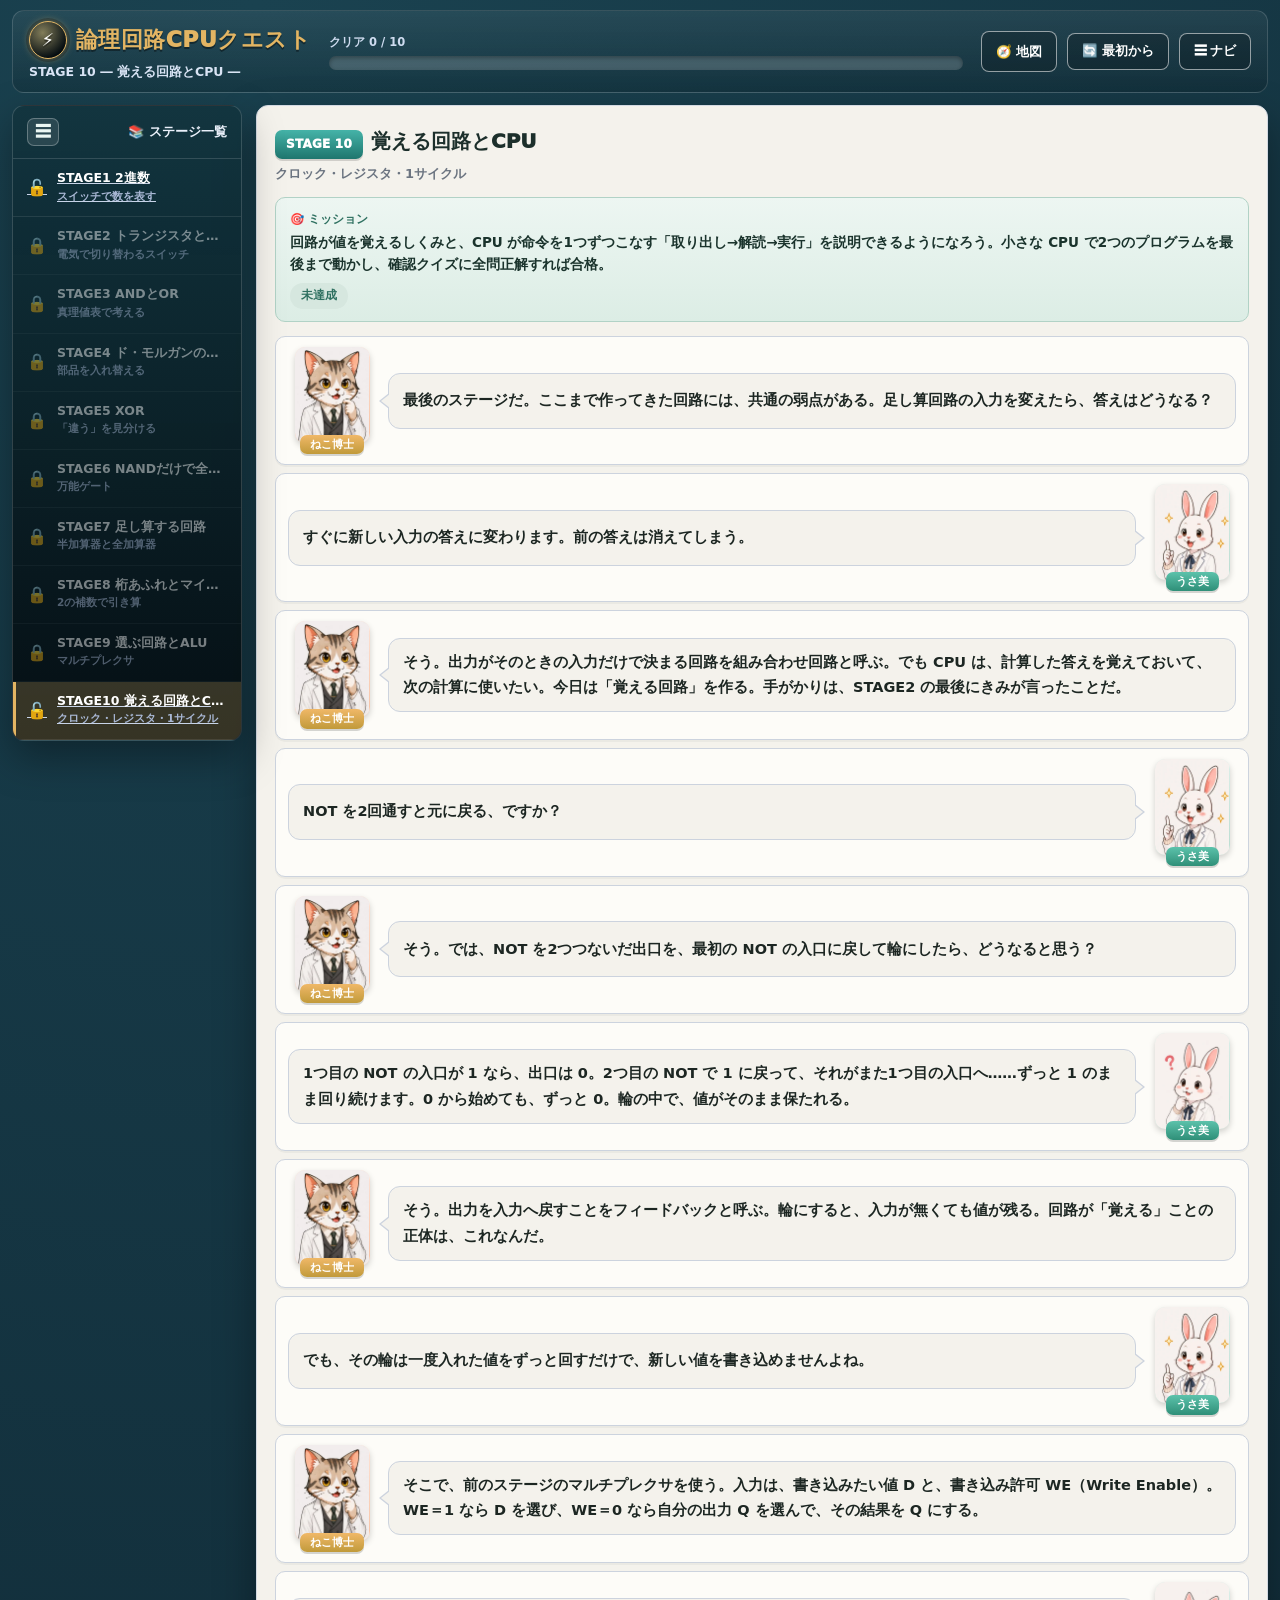
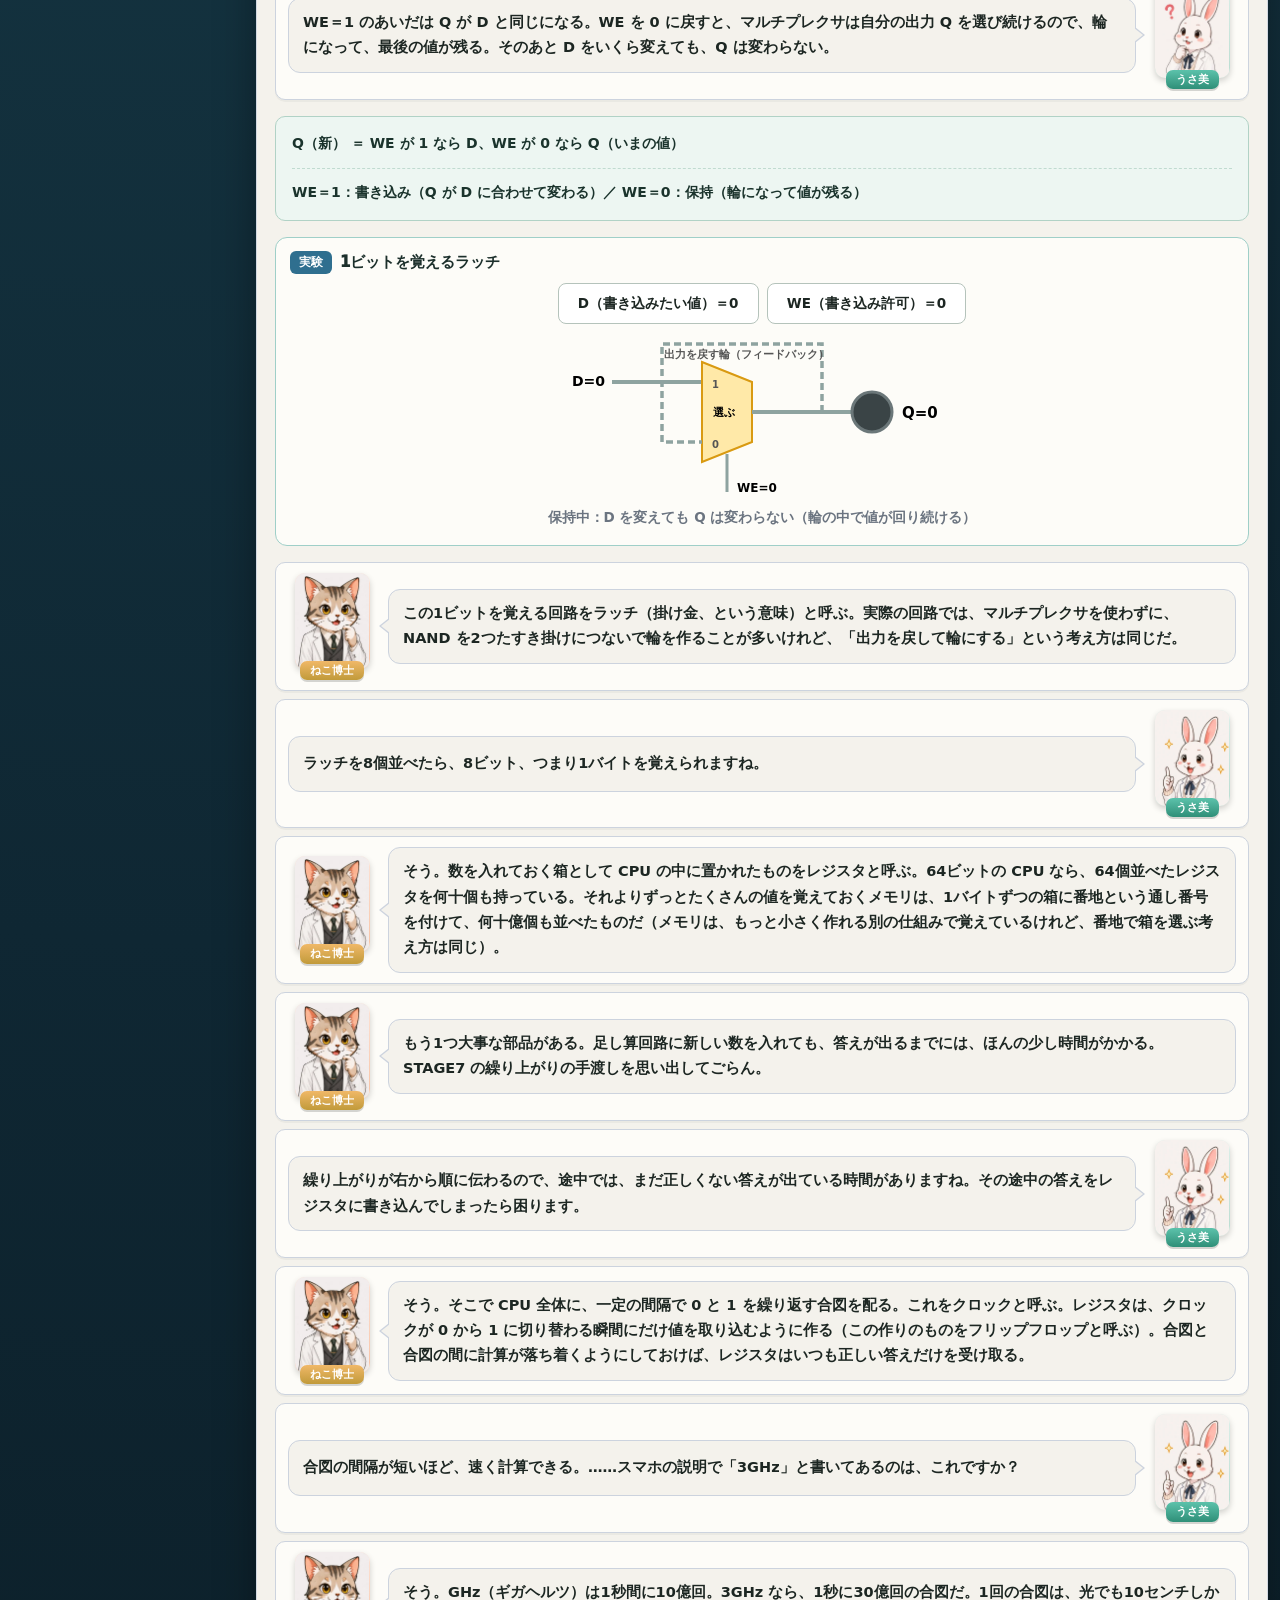
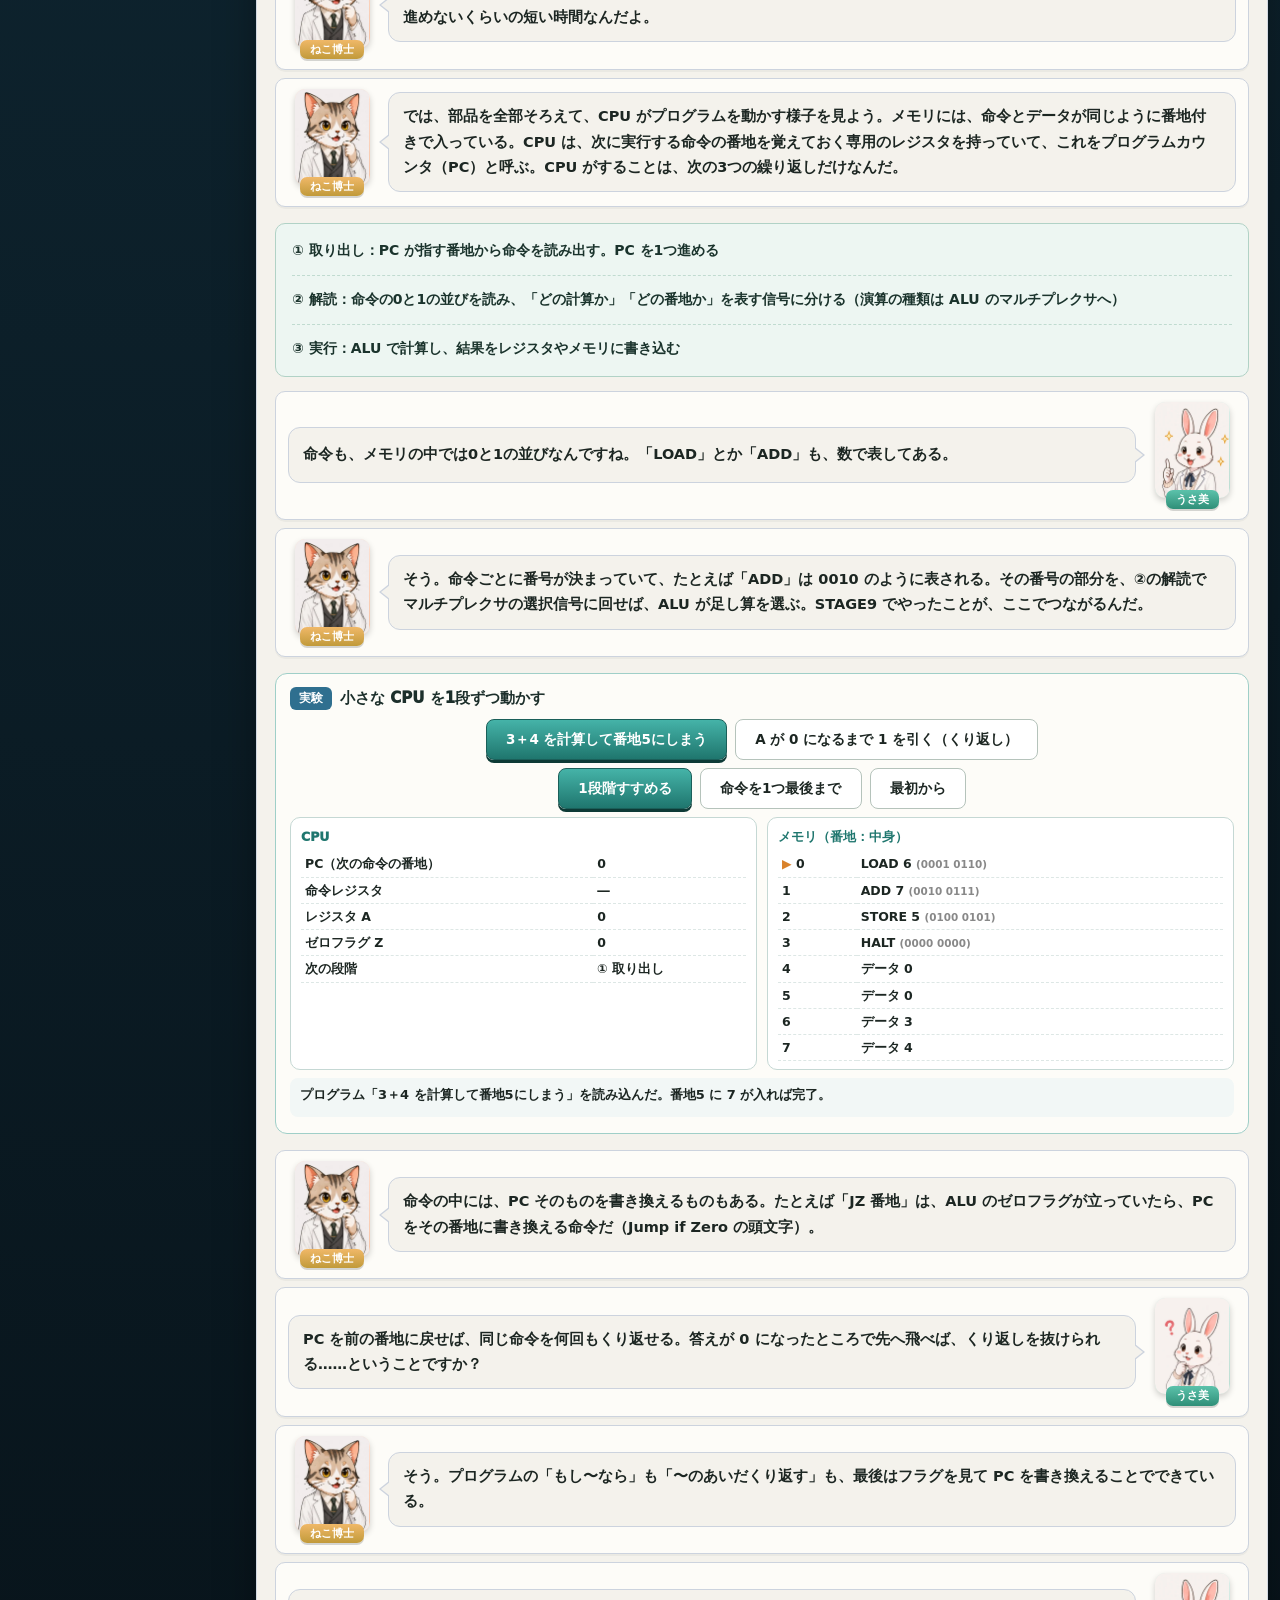
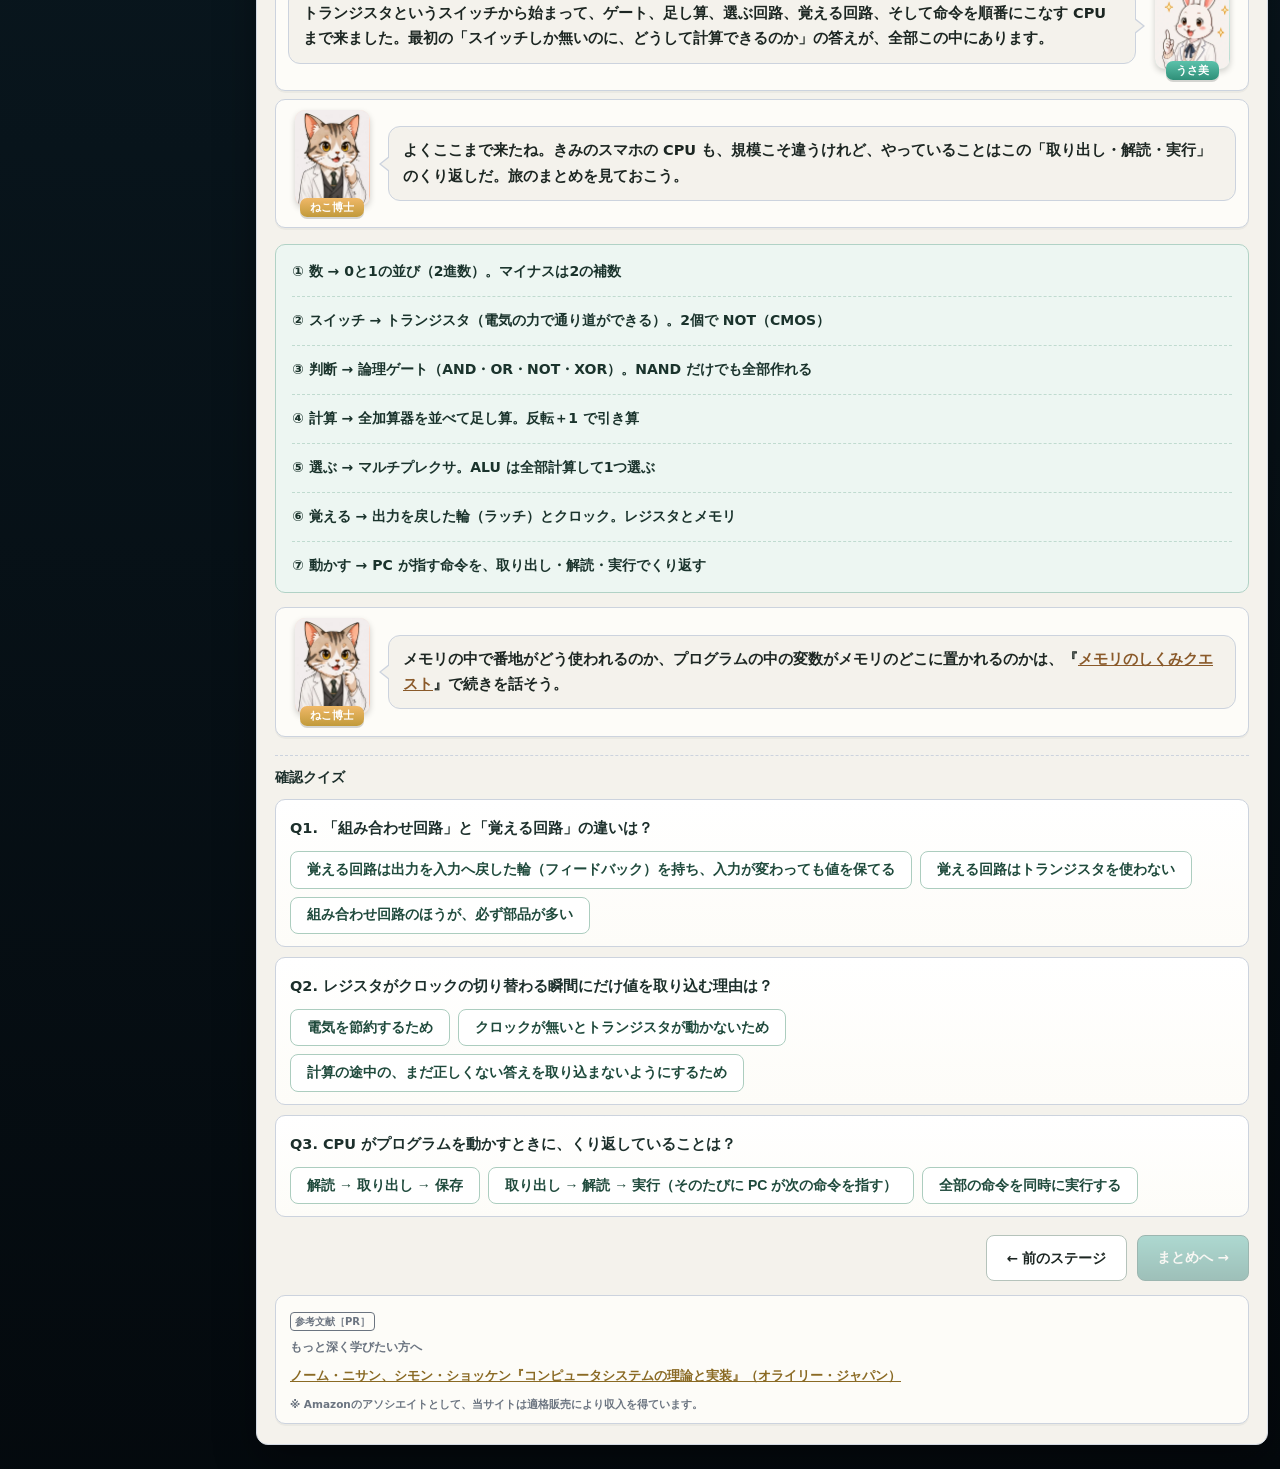
<file: stage10.html>
<!DOCTYPE html>
<html lang="ja">
<head>
<meta charset="UTF-8">
<meta name="viewport" content="width=device-width, initial-scale=1.0">
<meta name="theme-color" content="#0f2733">
<!-- Google tag (gtag.js) -->
<script async src="https://www.googletagmanager.com/gtag/js?id=G-9RTQCP2HXM"></script>
<script>
  window.dataLayer = window.dataLayer || [];
  function gtag(){dataLayer.push(arguments);}
  gtag('js', new Date());
  gtag('config', 'G-9RTQCP2HXM');
</script>
<title>STAGE10 覚える回路とCPU ― 論理回路CPUクエスト</title>
<meta name="description" content="ここまでの回路は入力が変わると答えを忘れてしまう。出力を入力に戻す「輪」で値を覚えるラッチ、全体を足並みそろえて動かすクロック、値をしまうレジスタ。最後に、取り出す→解読する→実行する、の1サイクルで小さな CPU を動かす。">
<link rel="canonical" href="https://informatics.habatakijuku.com/cpu-logic-game/stage10">
<meta property="og:type" content="article">
<meta property="og:site_name" content="論理回路CPUクエスト">
<meta property="og:locale" content="ja_JP">
<meta property="og:title" content="STAGE10 覚える回路とCPU ― 論理回路CPUクエスト">
<meta property="og:description" content="覚える回路とクロック、そして CPU の1サイクル。小さな CPU を自分で1段ずつ動かす。">
<meta property="og:url" content="https://informatics.habatakijuku.com/cpu-logic-game/stage10">
<meta property="og:image" content="https://informatics.habatakijuku.com/images/ogp/cpu-logic-game.png">
<meta property="og:image:width" content="1200">
<meta property="og:image:height" content="630">
<meta name="twitter:card" content="summary_large_image">
<link rel="icon" href="data:image/svg+xml,<svg xmlns=%22http://www.w3.org/2000/svg%22 viewBox=%220 0 100 100%22><text y=%22.9em%22 font-size=%2290%22>⚡</text></svg>">
<link rel="stylesheet" href="design-system.css?v=20261108c">
<link rel="stylesheet" href="circuit.css?v=20261108c">
<script src="js/stages.js?v=20261108c"></script>
<script src="js/progress.js?v=20261108c"></script>
<script src="js/circuit.js?v=20261108c"></script>
<script src="js/labs.js?v=20261108c"></script>
</head>
<body>
<div class="app-shell side-collapsed" id="app-shell">
  <header class="game-header">
    <div class="brand">
      <div class="brand-title"><a class="head-reset home-badge" href="./" title="トップへ" aria-label="トップへ">⚡</a> <span>論理回路CPUクエスト</span></div>
      <div class="brand-sub">STAGE 10 ― 覚える回路とCPU ―</div>
    </div>
    <div class="head-progress-wrap">
      <div class="head-progress-label" id="progress-label">クリア 0 / 10</div>
      <div class="head-progress" role="progressbar" aria-label="クリア済みステージ数" aria-valuemin="0" aria-valuemax="10" aria-valuenow="0"><div class="head-progress-fill" id="progress-fill" style="width:0%"></div></div>
    </div>
    <div class="header-actions">
      <a class="head-reset" href="/" title="情報の冒険（シリーズの地図）へ">🧭 地図</a>
      <button class="head-reset" id="btn-reset-all">🔄 最初から</button>
      <button class="head-reset" id="head-nav-toggle" title="ステージ一覧の表示切替">☰ ナビ</button>
    </div>
  </header>

  <div class="game-layout">
    <div class="side-backdrop" id="side-backdrop"></div>
    <aside class="side-panel">
      <div class="side-head">
        <button class="side-toggle" id="sidebar-toggle" title="ステージ一覧の表示切替" aria-label="ステージ一覧の表示切替">☰</button>
        <span class="side-head-text">📚 ステージ一覧</span>
      </div>
      <div class="side-list" id="side-list"></div>
    </aside>

    <main class="main-area">
      <div class="chapter-head">
        <span class="chapter-badge">STAGE 10</span><h1 class="chapter-title">覚える回路とCPU</h1>
        <div class="chapter-sub">クロック・レジスタ・1サイクル</div>
      </div>

      <div class="mission-box">
        <div class="mission-label">🎯 ミッション</div>
        <div class="mission-text">回路が値を覚えるしくみと、CPU が命令を1つずつこなす「取り出し→解読→実行」を説明できるようになろう。小さな CPU で2つのプログラムを最後まで動かし、確認クイズに全問正解すれば合格。</div>
        <span class="mission-status" id="mission-status">未達成</span>
      </div>

      <div class="dialogue-scene">
        <div class="dialog-row">
          <div class="dialog-character">
            <div class="dialog-avatar mentor"><img src="images/cat.webp" width="300" height="386" alt=""></div>
            <div class="dialog-name mentor">ねこ博士</div>
          </div>
          <div class="dialog-bubble">最後のステージだ。ここまで作ってきた回路には、共通の弱点がある。足し算回路の入力を変えたら、答えはどうなる？</div>
        </div>
        <div class="dialog-row right">
          <div class="dialog-character">
            <div class="dialog-avatar student"><img src="images/rabbit.webp" width="300" height="386" alt=""></div>
            <div class="dialog-name student">うさ美</div>
          </div>
          <div class="dialog-bubble">すぐに新しい入力の答えに変わります。前の答えは消えてしまう。</div>
        </div>
        <div class="dialog-row">
          <div class="dialog-character">
            <div class="dialog-avatar mentor"><img src="images/cat.webp" width="300" height="386" alt=""></div>
            <div class="dialog-name mentor">ねこ博士</div>
          </div>
          <div class="dialog-bubble">そう。出力がそのときの入力だけで決まる回路を<strong>組み合わせ回路</strong>と呼ぶ。でも CPU は、計算した答えを覚えておいて、次の計算に使いたい。今日は「覚える回路」を作る。手がかりは、STAGE2 の最後にきみが言ったことだ。</div>
        </div>
        <div class="dialog-row right">
          <div class="dialog-character">
            <div class="dialog-avatar student"><img src="images/rabbit.webp" width="300" height="386" alt=""></div>
            <div class="dialog-name student">うさ美</div>
          </div>
          <div class="dialog-bubble">NOT を2回通すと元に戻る、ですか？</div>
        </div>
        <div class="dialog-row">
          <div class="dialog-character">
            <div class="dialog-avatar mentor"><img src="images/cat.webp" width="300" height="386" alt=""></div>
            <div class="dialog-name mentor">ねこ博士</div>
          </div>
          <div class="dialog-bubble">そう。では、NOT を2つつないだ出口を、最初の NOT の入口に<strong>戻して輪にしたら</strong>、どうなると思う？</div>
        </div>
        <div class="dialog-row right">
          <div class="dialog-character">
            <div class="dialog-avatar student"><img src="images/rabbitThink.webp" width="300" height="386" alt=""></div>
            <div class="dialog-name student">うさ美</div>
          </div>
          <div class="dialog-bubble"> 1つ目の NOT の入口が 1 なら、出口は 0。2つ目の NOT で 1 に戻って、それがまた1つ目の入口へ……ずっと 1 のまま回り続けます。0 から始めても、ずっと 0。輪の中で、値がそのまま保たれる。</div>
        </div>
        <div class="dialog-row">
          <div class="dialog-character">
            <div class="dialog-avatar mentor"><img src="images/cat.webp" width="300" height="386" alt=""></div>
            <div class="dialog-name mentor">ねこ博士</div>
          </div>
          <div class="dialog-bubble">そう。出力を入力へ戻すことを<strong>フィードバック</strong>と呼ぶ。輪にすると、入力が無くても値が残る。回路が「覚える」ことの正体は、これなんだ。</div>
        </div>
        <div class="dialog-row right">
          <div class="dialog-character">
            <div class="dialog-avatar student"><img src="images/rabbit.webp" width="300" height="386" alt=""></div>
            <div class="dialog-name student">うさ美</div>
          </div>
          <div class="dialog-bubble">でも、その輪は一度入れた値をずっと回すだけで、新しい値を書き込めませんよね。</div>
        </div>
        <div class="dialog-row">
          <div class="dialog-character">
            <div class="dialog-avatar mentor"><img src="images/cat.webp" width="300" height="386" alt=""></div>
            <div class="dialog-name mentor">ねこ博士</div>
          </div>
          <div class="dialog-bubble">そこで、前のステージのマルチプレクサを使う。入力は、書き込みたい値 <strong>D</strong> と、書き込み許可 <strong>WE</strong>（Write Enable）。WE＝1 なら D を選び、WE＝0 なら<strong>自分の出力 Q</strong> を選んで、その結果を Q にする。</div>
        </div>
        <div class="dialog-row right">
          <div class="dialog-character">
            <div class="dialog-avatar student"><img src="images/rabbitThink.webp" width="300" height="386" alt=""></div>
            <div class="dialog-name student">うさ美</div>
          </div>
          <div class="dialog-bubble"> WE＝1 のあいだは Q が D と同じになる。WE を 0 に戻すと、マルチプレクサは自分の出力 Q を選び続けるので、輪になって、最後の値が残る。そのあと D をいくら変えても、Q は変わらない。</div>
        </div>
      </div>
      <div class="formula-box">
        <span class="step">Q（新） ＝ WE が 1 なら D、WE が 0 なら Q（いまの値）</span>
        <span class="step">WE＝1：書き込み（Q が D に合わせて変わる）／ WE＝0：保持（輪になって値が残る）</span>
      </div>
      <div class="lab" data-lab="latch"></div>
      <div class="dialogue-scene">
        <div class="dialog-row">
          <div class="dialog-character">
            <div class="dialog-avatar mentor"><img src="images/cat.webp" width="300" height="386" alt=""></div>
            <div class="dialog-name mentor">ねこ博士</div>
          </div>
          <div class="dialog-bubble">この1ビットを覚える回路を<strong>ラッチ</strong>（掛け金、という意味）と呼ぶ。実際の回路では、マルチプレクサを使わずに、NAND を2つたすき掛けにつないで輪を作ることが多いけれど、「出力を戻して輪にする」という考え方は同じだ。</div>
        </div>
        <div class="dialog-row right">
          <div class="dialog-character">
            <div class="dialog-avatar student"><img src="images/rabbit.webp" width="300" height="386" alt=""></div>
            <div class="dialog-name student">うさ美</div>
          </div>
          <div class="dialog-bubble">ラッチを8個並べたら、8ビット、つまり1バイトを覚えられますね。</div>
        </div>
        <div class="dialog-row">
          <div class="dialog-character">
            <div class="dialog-avatar mentor"><img src="images/cat.webp" width="300" height="386" alt=""></div>
            <div class="dialog-name mentor">ねこ博士</div>
          </div>
          <div class="dialog-bubble">そう。数を入れておく箱として CPU の中に置かれたものを<strong>レジスタ</strong>と呼ぶ。64ビットの CPU なら、64個並べたレジスタを何十個も持っている。それよりずっとたくさんの値を覚えておく<strong>メモリ</strong>は、1バイトずつの箱に<strong>番地</strong>という通し番号を付けて、何十億個も並べたものだ（メモリは、もっと小さく作れる別の仕組みで覚えているけれど、番地で箱を選ぶ考え方は同じ）。</div>
        </div>
        <div class="dialog-row">
          <div class="dialog-character">
            <div class="dialog-avatar mentor"><img src="images/cat.webp" width="300" height="386" alt=""></div>
            <div class="dialog-name mentor">ねこ博士</div>
          </div>
          <div class="dialog-bubble">もう1つ大事な部品がある。足し算回路に新しい数を入れても、答えが出るまでには、ほんの少し時間がかかる。STAGE7 の繰り上がりの手渡しを思い出してごらん。</div>
        </div>
        <div class="dialog-row right">
          <div class="dialog-character">
            <div class="dialog-avatar student"><img src="images/rabbit.webp" width="300" height="386" alt=""></div>
            <div class="dialog-name student">うさ美</div>
          </div>
          <div class="dialog-bubble">繰り上がりが右から順に伝わるので、途中では、まだ正しくない答えが出ている時間がありますね。その途中の答えをレジスタに書き込んでしまったら困ります。</div>
        </div>
        <div class="dialog-row">
          <div class="dialog-character">
            <div class="dialog-avatar mentor"><img src="images/cat.webp" width="300" height="386" alt=""></div>
            <div class="dialog-name mentor">ねこ博士</div>
          </div>
          <div class="dialog-bubble">そう。そこで CPU 全体に、一定の間隔で 0 と 1 を繰り返す合図を配る。これを<strong>クロック</strong>と呼ぶ。レジスタは、クロックが 0 から 1 に切り替わる瞬間にだけ値を取り込むように作る（この作りのものを<strong>フリップフロップ</strong>と呼ぶ）。合図と合図の間に計算が落ち着くようにしておけば、レジスタはいつも正しい答えだけを受け取る。</div>
        </div>
        <div class="dialog-row right">
          <div class="dialog-character">
            <div class="dialog-avatar student"><img src="images/rabbit.webp" width="300" height="386" alt=""></div>
            <div class="dialog-name student">うさ美</div>
          </div>
          <div class="dialog-bubble">合図の間隔が短いほど、速く計算できる。……スマホの説明で「3GHz」と書いてあるのは、これですか？</div>
        </div>
        <div class="dialog-row">
          <div class="dialog-character">
            <div class="dialog-avatar mentor"><img src="images/cat.webp" width="300" height="386" alt=""></div>
            <div class="dialog-name mentor">ねこ博士</div>
          </div>
          <div class="dialog-bubble">そう。GHz（ギガヘルツ）は1秒間に10億回。3GHz なら、1秒に30億回の合図だ。1回の合図は、光でも10センチしか進めないくらいの短い時間なんだよ。</div>
        </div>
        <div class="dialog-row">
          <div class="dialog-character">
            <div class="dialog-avatar mentor"><img src="images/cat.webp" width="300" height="386" alt=""></div>
            <div class="dialog-name mentor">ねこ博士</div>
          </div>
          <div class="dialog-bubble">では、部品を全部そろえて、CPU がプログラムを動かす様子を見よう。メモリには、<strong>命令</strong>と<strong>データ</strong>が同じように番地付きで入っている。CPU は、次に実行する命令の番地を覚えておく専用のレジスタを持っていて、これを<strong>プログラムカウンタ</strong>（PC）と呼ぶ。CPU がすることは、次の3つの繰り返しだけなんだ。</div>
        </div>
      </div>
      <div class="formula-box">
        <span class="step">① 取り出し：PC が指す番地から命令を読み出す。PC を1つ進める</span>
        <span class="step">② 解読：命令の0と1の並びを読み、「どの計算か」「どの番地か」を表す信号に分ける（演算の種類は ALU のマルチプレクサへ）</span>
        <span class="step">③ 実行：ALU で計算し、結果をレジスタやメモリに書き込む</span>
      </div>
      <div class="dialogue-scene">
        <div class="dialog-row right">
          <div class="dialog-character">
            <div class="dialog-avatar student"><img src="images/rabbit.webp" width="300" height="386" alt=""></div>
            <div class="dialog-name student">うさ美</div>
          </div>
          <div class="dialog-bubble">命令も、メモリの中では0と1の並びなんですね。「LOAD」とか「ADD」も、数で表してある。</div>
        </div>
        <div class="dialog-row">
          <div class="dialog-character">
            <div class="dialog-avatar mentor"><img src="images/cat.webp" width="300" height="386" alt=""></div>
            <div class="dialog-name mentor">ねこ博士</div>
          </div>
          <div class="dialog-bubble">そう。命令ごとに番号が決まっていて、たとえば「ADD」は 0010 のように表される。その番号の部分を、②の解読でマルチプレクサの選択信号に回せば、ALU が足し算を選ぶ。STAGE9 でやったことが、ここでつながるんだ。</div>
        </div>
      </div>
      <div class="lab" data-lab="cpu" data-id="cpu-s10-run" data-programs="add,loop"></div>
      <div class="dialogue-scene">
        <div class="dialog-row">
          <div class="dialog-character">
            <div class="dialog-avatar mentor"><img src="images/cat.webp" width="300" height="386" alt=""></div>
            <div class="dialog-name mentor">ねこ博士</div>
          </div>
          <div class="dialog-bubble">命令の中には、PC そのものを書き換えるものもある。たとえば「JZ 番地」は、ALU のゼロフラグが立っていたら、PC をその番地に書き換える命令だ（Jump if Zero の頭文字）。</div>
        </div>
        <div class="dialog-row right">
          <div class="dialog-character">
            <div class="dialog-avatar student"><img src="images/rabbitThink.webp" width="300" height="386" alt=""></div>
            <div class="dialog-name student">うさ美</div>
          </div>
          <div class="dialog-bubble"> PC を前の番地に戻せば、同じ命令を何回もくり返せる。答えが 0 になったところで先へ飛べば、くり返しを抜けられる……ということですか？</div>
        </div>
        <div class="dialog-row">
          <div class="dialog-character">
            <div class="dialog-avatar mentor"><img src="images/cat.webp" width="300" height="386" alt=""></div>
            <div class="dialog-name mentor">ねこ博士</div>
          </div>
          <div class="dialog-bubble">そう。プログラムの「もし〜なら」も「〜のあいだくり返す」も、最後は<strong>フラグを見て PC を書き換えること</strong>でできている。</div>
        </div>
        <div class="dialog-row right">
          <div class="dialog-character">
            <div class="dialog-avatar student"><img src="images/rabbit.webp" width="300" height="386" alt=""></div>
            <div class="dialog-name student">うさ美</div>
          </div>
          <div class="dialog-bubble">トランジスタというスイッチから始まって、ゲート、足し算、選ぶ回路、覚える回路、そして命令を順番にこなす CPU まで来ました。最初の「スイッチしか無いのに、どうして計算できるのか」の答えが、全部この中にあります。</div>
        </div>
        <div class="dialog-row">
          <div class="dialog-character">
            <div class="dialog-avatar mentor"><img src="images/cat.webp" width="300" height="386" alt=""></div>
            <div class="dialog-name mentor">ねこ博士</div>
          </div>
          <div class="dialog-bubble">よくここまで来たね。きみのスマホの CPU も、規模こそ違うけれど、やっていることはこの「取り出し・解読・実行」のくり返しだ。旅のまとめを見ておこう。</div>
        </div>
      </div>
      <div class="formula-box">
        <span class="step">① 数 → 0と1の並び（2進数）。マイナスは2の補数</span>
        <span class="step">② スイッチ → トランジスタ（電気の力で通り道ができる）。2個で NOT（CMOS）</span>
        <span class="step">③ 判断 → 論理ゲート（AND・OR・NOT・XOR）。NAND だけでも全部作れる</span>
        <span class="step">④ 計算 → 全加算器を並べて足し算。反転＋1 で引き算</span>
        <span class="step">⑤ 選ぶ → マルチプレクサ。ALU は全部計算して1つ選ぶ</span>
        <span class="step">⑥ 覚える → 出力を戻した輪（ラッチ）とクロック。レジスタとメモリ</span>
        <span class="step">⑦ 動かす → PC が指す命令を、取り出し・解読・実行でくり返す</span>
      </div>
      <div class="dialogue-scene">
        <div class="dialog-row">
          <div class="dialog-character">
            <div class="dialog-avatar mentor"><img src="images/cat.webp" width="300" height="386" alt=""></div>
            <div class="dialog-name mentor">ねこ博士</div>
          </div>
          <div class="dialog-bubble">メモリの中で番地がどう使われるのか、プログラムの中の変数がメモリのどこに置かれるのかは、『<a href="https://informatics.habatakijuku.com/memory-quest/" style="color:#8a5a2a;text-decoration:underline">メモリのしくみクエスト</a>』で続きを話そう。</div>
        </div>
      </div>

      <h2 class="quiz-head">確認クイズ</h2>
      <div class="quiz-card" data-quiz>
        <p class="quiz-q">Q1. 「組み合わせ回路」と「覚える回路」の違いは？</p>
        <div class="choice-list">
          <button class="choice-btn">覚える回路は出力を入力へ戻した輪（フィードバック）を持ち、入力が変わっても値を保てる</button>
          <button class="choice-btn">覚える回路はトランジスタを使わない</button>
          <button class="choice-btn">組み合わせ回路のほうが、必ず部品が多い</button>
        </div>
        <div class="quiz-explain" hidden>正解！ 組み合わせ回路の出力はそのときの入力だけで決まる。輪にすると、値が回り続けて残る。</div>
      </div>
      <div class="quiz-card" data-quiz>
        <p class="quiz-q">Q2. レジスタがクロックの切り替わる瞬間にだけ値を取り込む理由は？</p>
        <div class="choice-list">
          <button class="choice-btn">電気を節約するため</button>
          <button class="choice-btn">クロックが無いとトランジスタが動かないため</button>
          <button class="choice-btn">計算の途中の、まだ正しくない答えを取り込まないようにするため</button>
        </div>
        <div class="quiz-explain" hidden>正解！ 足し算などは答えが落ち着くまで少し時間がかかる。合図と合図の間に落ち着かせ、合図の瞬間だけ取り込めば、正しい答えだけが残る。</div>
      </div>
      <div class="quiz-card" data-quiz>
        <p class="quiz-q">Q3. CPU がプログラムを動かすときに、くり返していることは？</p>
        <div class="choice-list">
          <button class="choice-btn">解読 → 取り出し → 保存</button>
          <button class="choice-btn">取り出し → 解読 → 実行（そのたびに PC が次の命令を指す）</button>
          <button class="choice-btn">全部の命令を同時に実行する</button>
        </div>
        <div class="quiz-explain" hidden>正解！ PC が指す命令を取り出し、何をするか解読し、ALU などで実行する。PC を書き換える命令（ジャンプ）で、くり返しや条件分岐ができる。</div>
      </div>

      <div class="stage-nav">
        <a class="btn" href="stage9.html">← 前のステージ</a>
        <button class="btn btn-primary" id="btn-next" disabled>まとめへ →</button>
      </div>

      <div id="book-recommend"></div>
    </main>
  </div>
</div>

<script>QUEST.initStagePage(10);</script>

<script src="https://my.habatakijuku.com/sync.js" defer></script>
</body>
</html>
</file>
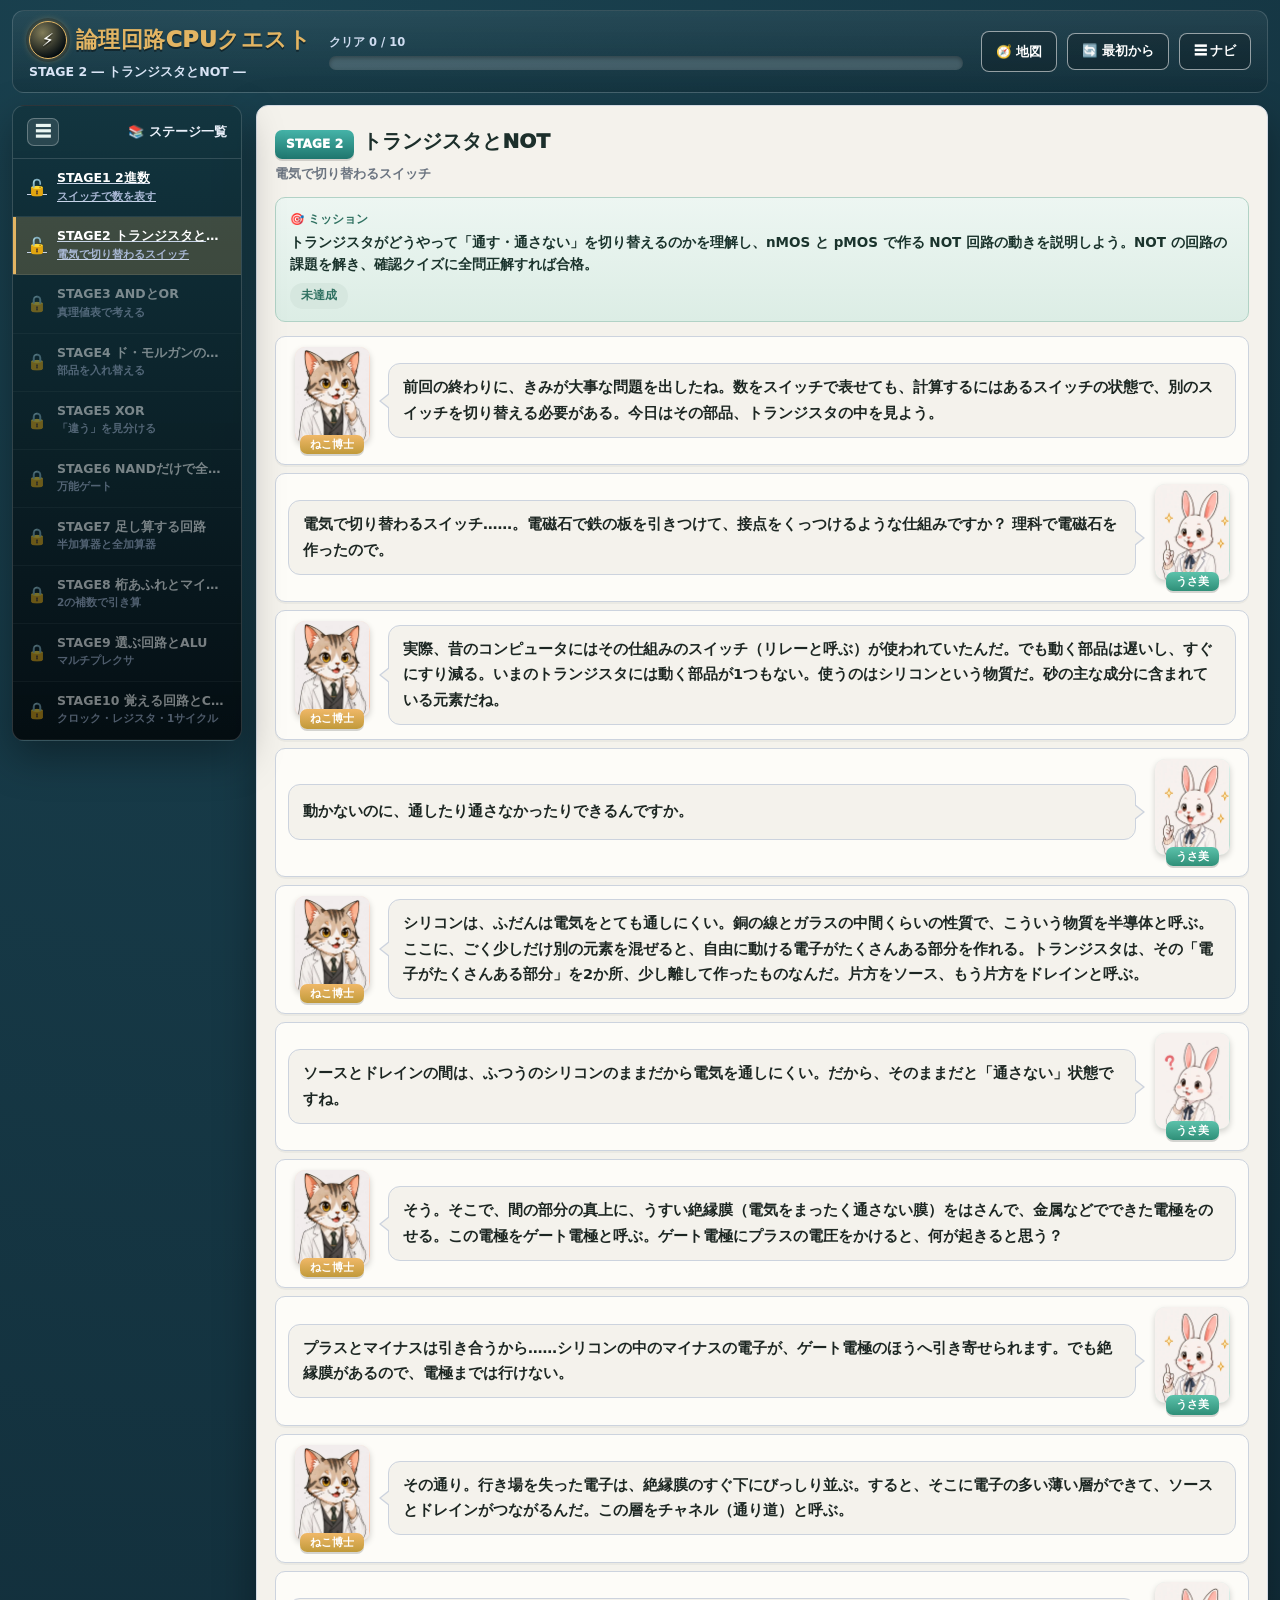
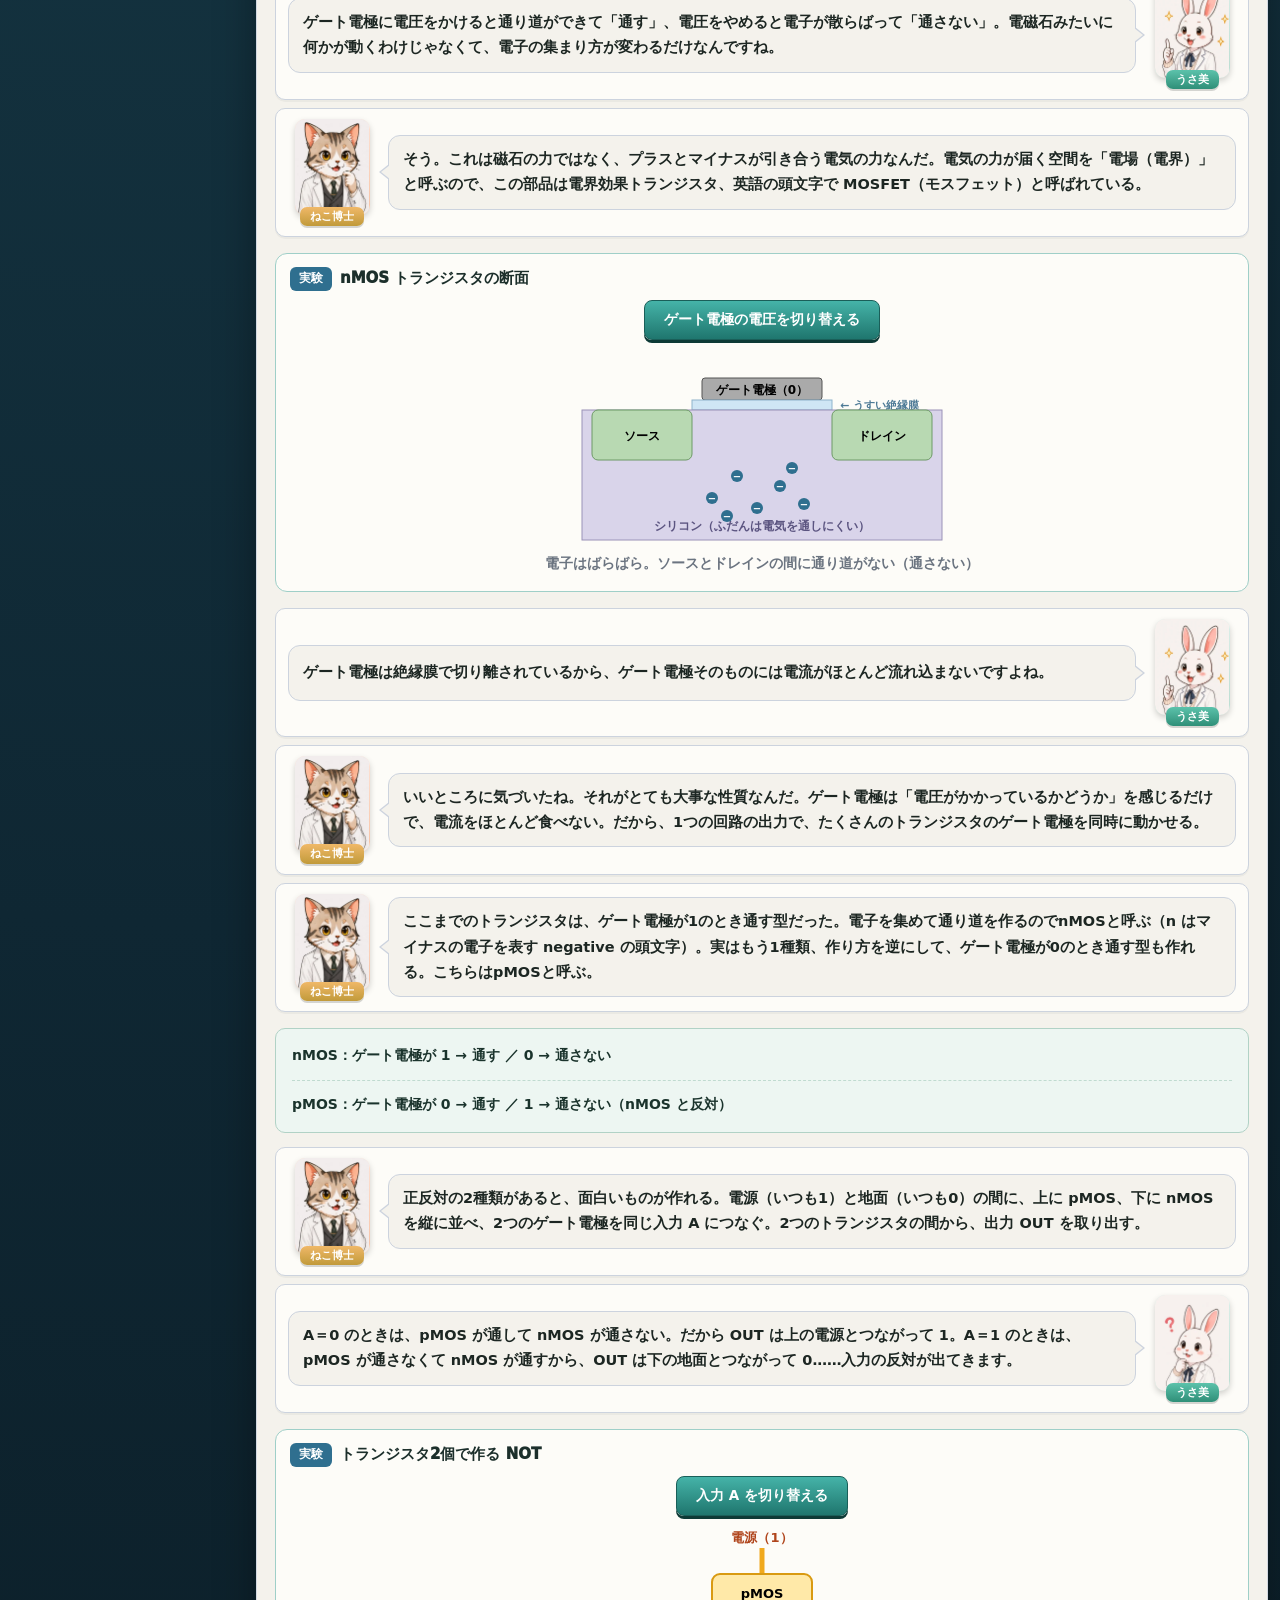
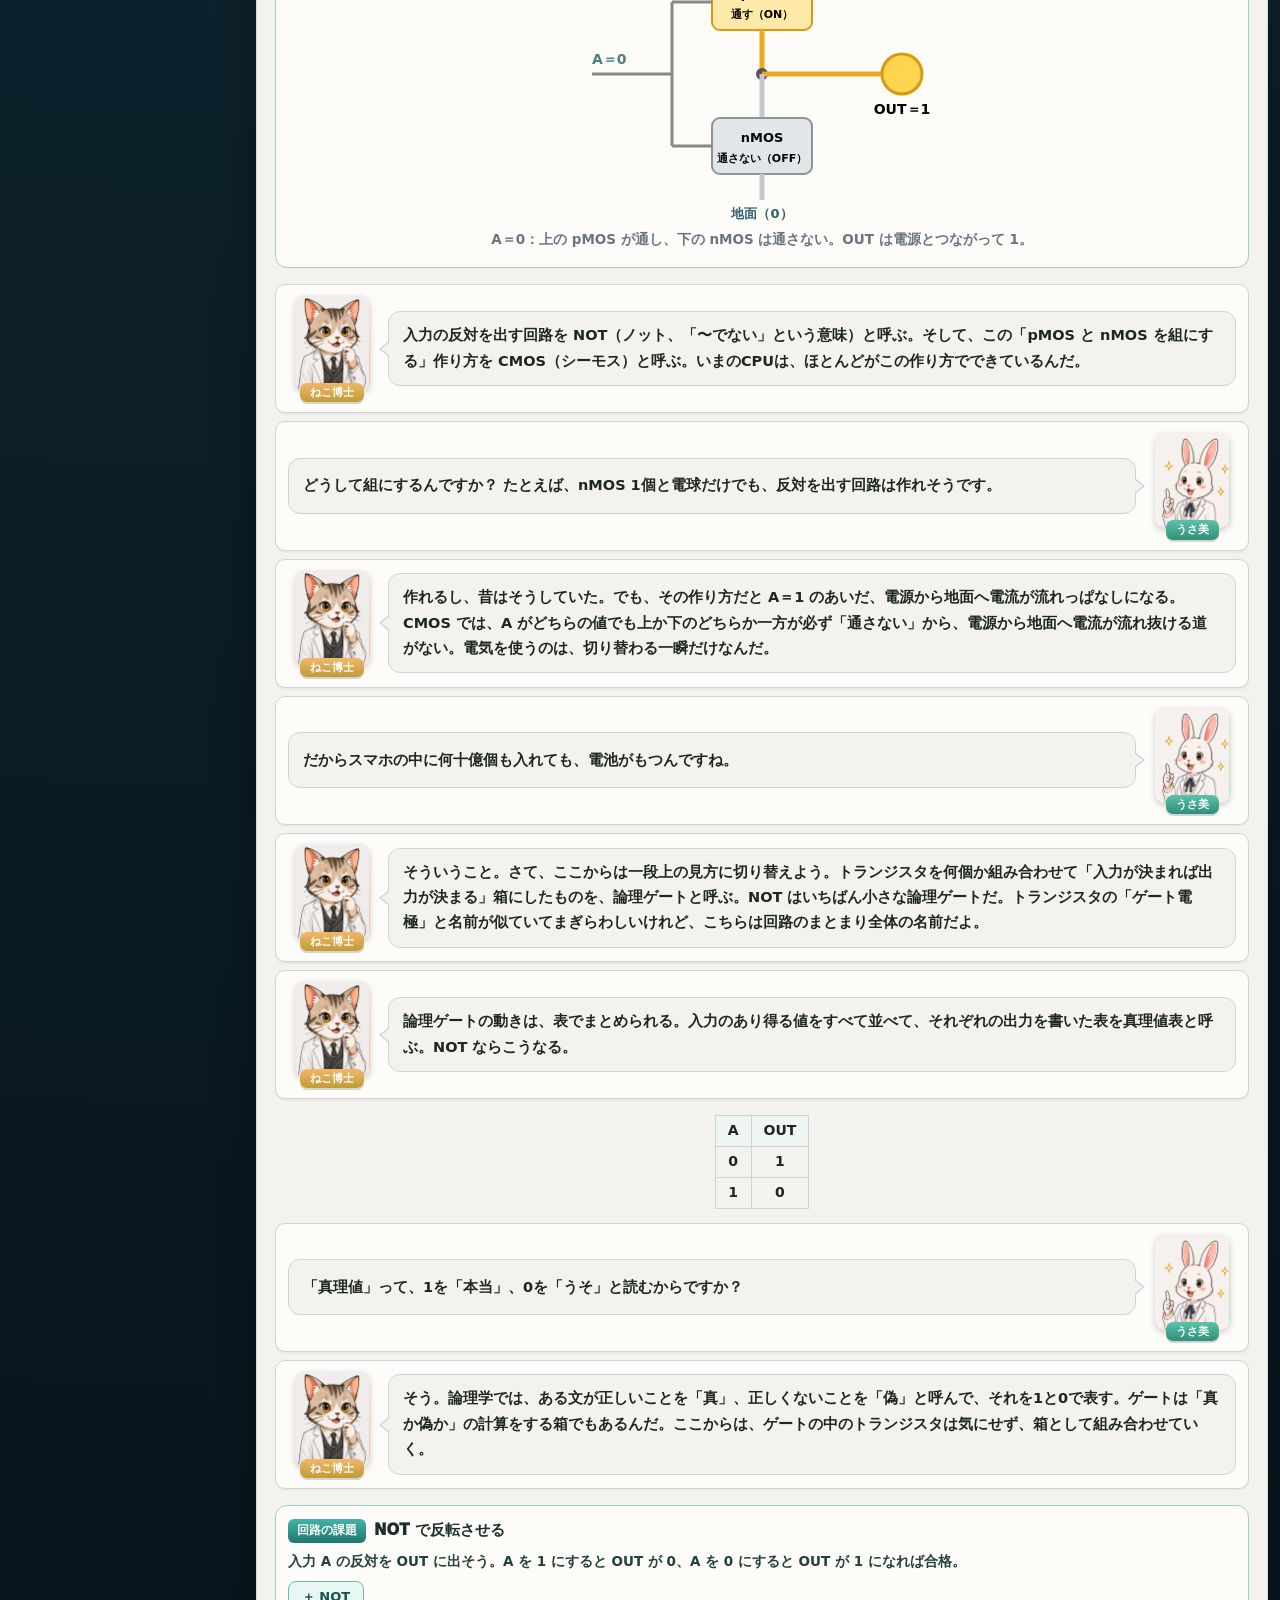
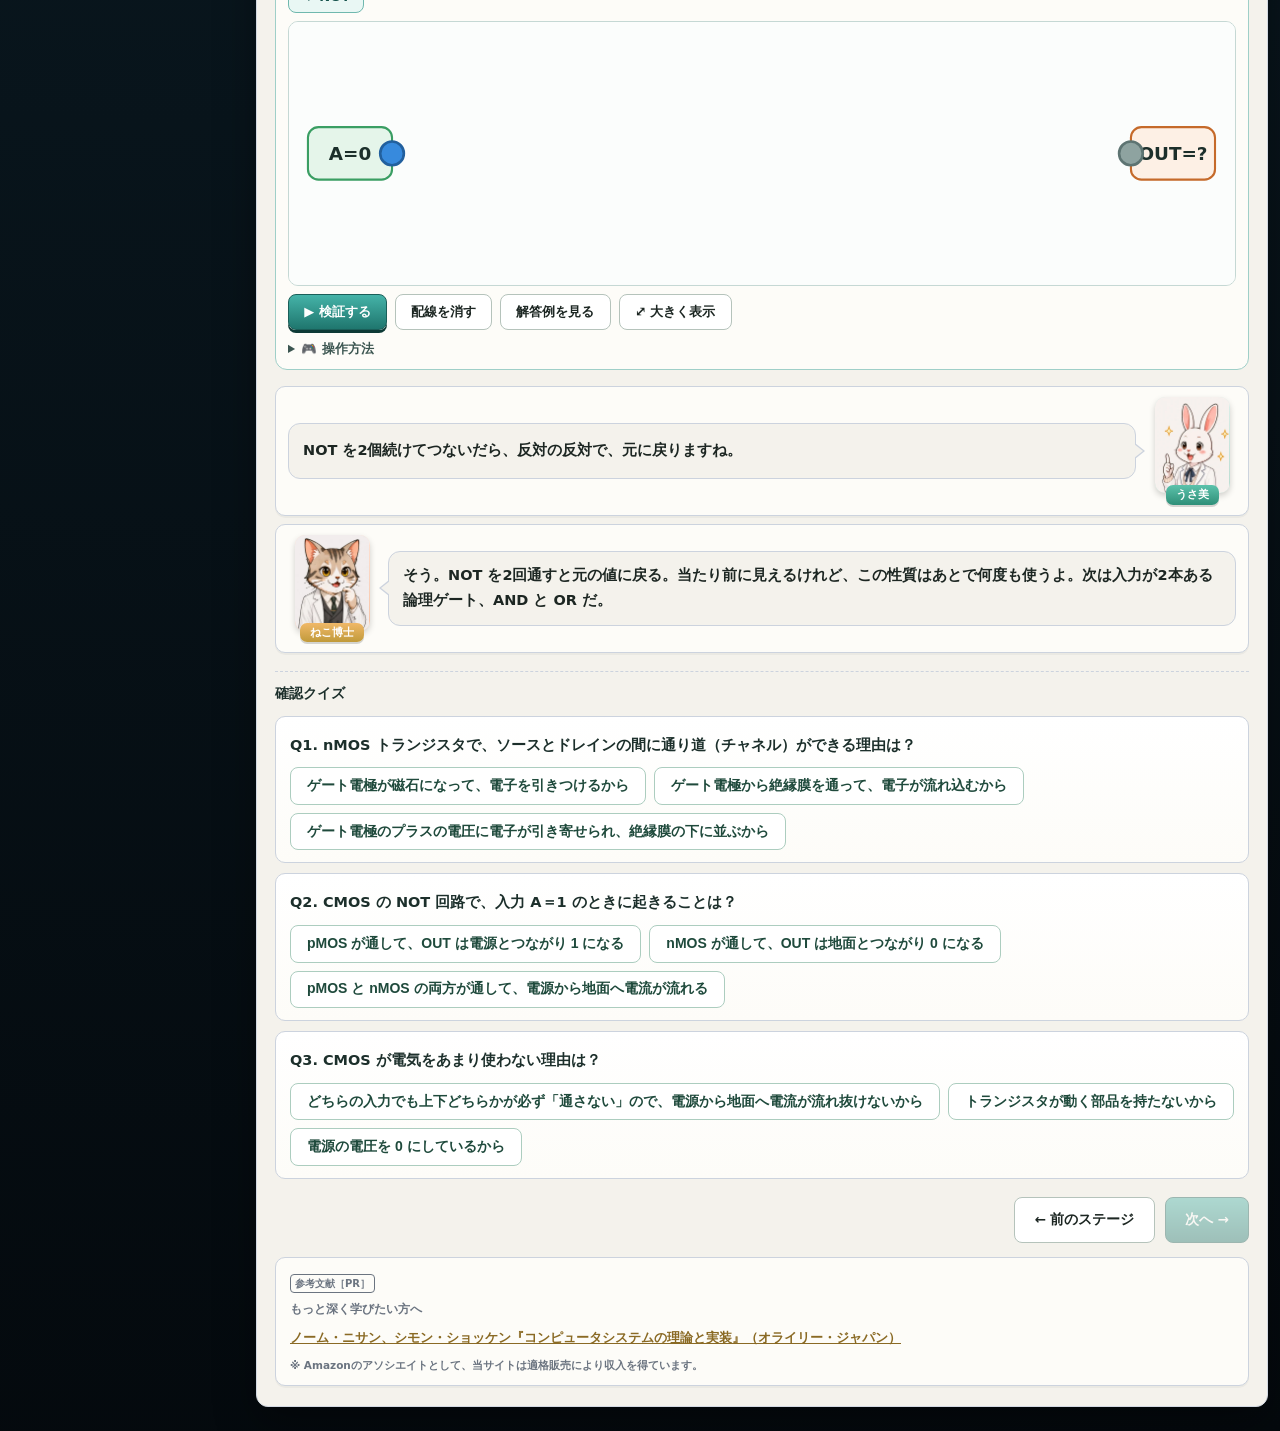
<file: stage2.html>
<!DOCTYPE html>
<html lang="ja">
<head>
<meta charset="UTF-8">
<meta name="viewport" content="width=device-width, initial-scale=1.0">
<meta name="theme-color" content="#0f2733">
<!-- Google tag (gtag.js) -->
<script async src="https://www.googletagmanager.com/gtag/js?id=G-9RTQCP2HXM"></script>
<script>
  window.dataLayer = window.dataLayer || [];
  function gtag(){dataLayer.push(arguments);}
  gtag('js', new Date());
  gtag('config', 'G-9RTQCP2HXM');
</script>
<title>STAGE2 トランジスタとNOT ― 論理回路CPUクエスト</title>
<meta name="description" content="指で押すのではなく、電気で切り替わるスイッチ＝トランジスタ。ゲート電極の電圧で電子が集まり通り道ができる仕組みと、nMOS・pMOS を2個組み合わせた NOT 回路（CMOS）を、断面と回路の両方で確かめる。">
<link rel="canonical" href="https://informatics.habatakijuku.com/cpu-logic-game/stage2">
<meta property="og:type" content="article">
<meta property="og:site_name" content="論理回路CPUクエスト">
<meta property="og:locale" content="ja_JP">
<meta property="og:title" content="STAGE2 トランジスタとNOT ― 論理回路CPUクエスト">
<meta property="og:description" content="電気で切り替わるスイッチ、トランジスタ。2個組み合わせると「反対を出す」NOT回路になる。">
<meta property="og:url" content="https://informatics.habatakijuku.com/cpu-logic-game/stage2">
<meta property="og:image" content="https://informatics.habatakijuku.com/images/ogp/cpu-logic-game.png">
<meta property="og:image:width" content="1200">
<meta property="og:image:height" content="630">
<meta name="twitter:card" content="summary_large_image">
<link rel="icon" href="data:image/svg+xml,<svg xmlns=%22http://www.w3.org/2000/svg%22 viewBox=%220 0 100 100%22><text y=%22.9em%22 font-size=%2290%22>⚡</text></svg>">
<link rel="stylesheet" href="design-system.css?v=20261108c">
<link rel="stylesheet" href="circuit.css?v=20261108c">
<script src="js/stages.js?v=20261108c"></script>
<script src="js/progress.js?v=20261108c"></script>
<script src="js/circuit.js?v=20261108c"></script>
<script src="js/labs.js?v=20261108c"></script>
</head>
<body>
<div class="app-shell side-collapsed" id="app-shell">
  <header class="game-header">
    <div class="brand">
      <div class="brand-title"><a class="head-reset home-badge" href="./" title="トップへ" aria-label="トップへ">⚡</a> <span>論理回路CPUクエスト</span></div>
      <div class="brand-sub">STAGE 2 ― トランジスタとNOT ―</div>
    </div>
    <div class="head-progress-wrap">
      <div class="head-progress-label" id="progress-label">クリア 0 / 10</div>
      <div class="head-progress" role="progressbar" aria-label="クリア済みステージ数" aria-valuemin="0" aria-valuemax="10" aria-valuenow="0"><div class="head-progress-fill" id="progress-fill" style="width:0%"></div></div>
    </div>
    <div class="header-actions">
      <a class="head-reset" href="/" title="情報の冒険（シリーズの地図）へ">🧭 地図</a>
      <button class="head-reset" id="btn-reset-all">🔄 最初から</button>
      <button class="head-reset" id="head-nav-toggle" title="ステージ一覧の表示切替">☰ ナビ</button>
    </div>
  </header>

  <div class="game-layout">
    <div class="side-backdrop" id="side-backdrop"></div>
    <aside class="side-panel">
      <div class="side-head">
        <button class="side-toggle" id="sidebar-toggle" title="ステージ一覧の表示切替" aria-label="ステージ一覧の表示切替">☰</button>
        <span class="side-head-text">📚 ステージ一覧</span>
      </div>
      <div class="side-list" id="side-list"></div>
    </aside>

    <main class="main-area">
      <div class="chapter-head">
        <span class="chapter-badge">STAGE 2</span><h1 class="chapter-title">トランジスタとNOT</h1>
        <div class="chapter-sub">電気で切り替わるスイッチ</div>
      </div>

      <div class="mission-box">
        <div class="mission-label">🎯 ミッション</div>
        <div class="mission-text">トランジスタがどうやって「通す・通さない」を切り替えるのかを理解し、nMOS と pMOS で作る NOT 回路の動きを説明しよう。NOT の回路の課題を解き、確認クイズに全問正解すれば合格。</div>
        <span class="mission-status" id="mission-status">未達成</span>
      </div>

      <div class="dialogue-scene">
        <div class="dialog-row">
          <div class="dialog-character">
            <div class="dialog-avatar mentor"><img src="images/cat.webp" width="300" height="386" alt=""></div>
            <div class="dialog-name mentor">ねこ博士</div>
          </div>
          <div class="dialog-bubble">前回の終わりに、きみが大事な問題を出したね。数をスイッチで表せても、計算するには<strong>あるスイッチの状態で、別のスイッチを切り替える</strong>必要がある。今日はその部品、<strong>トランジスタ</strong>の中を見よう。</div>
        </div>
        <div class="dialog-row right">
          <div class="dialog-character">
            <div class="dialog-avatar student"><img src="images/rabbit.webp" width="300" height="386" alt=""></div>
            <div class="dialog-name student">うさ美</div>
          </div>
          <div class="dialog-bubble">電気で切り替わるスイッチ……。電磁石で鉄の板を引きつけて、接点をくっつけるような仕組みですか？ 理科で電磁石を作ったので。</div>
        </div>
        <div class="dialog-row">
          <div class="dialog-character">
            <div class="dialog-avatar mentor"><img src="images/cat.webp" width="300" height="386" alt=""></div>
            <div class="dialog-name mentor">ねこ博士</div>
          </div>
          <div class="dialog-bubble">実際、昔のコンピュータにはその仕組みのスイッチ（リレーと呼ぶ）が使われていたんだ。でも動く部品は遅いし、すぐにすり減る。いまのトランジスタには動く部品が1つもない。使うのは<strong>シリコン</strong>という物質だ。砂の主な成分に含まれている元素だね。</div>
        </div>
        <div class="dialog-row right">
          <div class="dialog-character">
            <div class="dialog-avatar student"><img src="images/rabbit.webp" width="300" height="386" alt=""></div>
            <div class="dialog-name student">うさ美</div>
          </div>
          <div class="dialog-bubble">動かないのに、通したり通さなかったりできるんですか。</div>
        </div>
        <div class="dialog-row">
          <div class="dialog-character">
            <div class="dialog-avatar mentor"><img src="images/cat.webp" width="300" height="386" alt=""></div>
            <div class="dialog-name mentor">ねこ博士</div>
          </div>
          <div class="dialog-bubble">シリコンは、ふだんは電気をとても通しにくい。銅の線とガラスの中間くらいの性質で、こういう物質を<strong>半導体</strong>と呼ぶ。ここに、ごく少しだけ別の元素を混ぜると、自由に動ける電子がたくさんある部分を作れる。トランジスタは、その「電子がたくさんある部分」を2か所、少し離して作ったものなんだ。片方を<strong>ソース</strong>、もう片方を<strong>ドレイン</strong>と呼ぶ。</div>
        </div>
        <div class="dialog-row right">
          <div class="dialog-character">
            <div class="dialog-avatar student"><img src="images/rabbitThink.webp" width="300" height="386" alt=""></div>
            <div class="dialog-name student">うさ美</div>
          </div>
          <div class="dialog-bubble"> ソースとドレインの間は、ふつうのシリコンのままだから電気を通しにくい。だから、そのままだと「通さない」状態ですね。</div>
        </div>
        <div class="dialog-row">
          <div class="dialog-character">
            <div class="dialog-avatar mentor"><img src="images/cat.webp" width="300" height="386" alt=""></div>
            <div class="dialog-name mentor">ねこ博士</div>
          </div>
          <div class="dialog-bubble">そう。そこで、間の部分の真上に、<strong>うすい絶縁膜</strong>（電気をまったく通さない膜）をはさんで、金属などでできた電極をのせる。この電極を<strong>ゲート電極</strong>と呼ぶ。ゲート電極にプラスの電圧をかけると、何が起きると思う？</div>
        </div>
        <div class="dialog-row right">
          <div class="dialog-character">
            <div class="dialog-avatar student"><img src="images/rabbit.webp" width="300" height="386" alt=""></div>
            <div class="dialog-name student">うさ美</div>
          </div>
          <div class="dialog-bubble">プラスとマイナスは引き合うから……シリコンの中のマイナスの電子が、ゲート電極のほうへ引き寄せられます。でも絶縁膜があるので、電極までは行けない。</div>
        </div>
        <div class="dialog-row">
          <div class="dialog-character">
            <div class="dialog-avatar mentor"><img src="images/cat.webp" width="300" height="386" alt=""></div>
            <div class="dialog-name mentor">ねこ博士</div>
          </div>
          <div class="dialog-bubble">その通り。行き場を失った電子は、<strong>絶縁膜のすぐ下</strong>にびっしり並ぶ。すると、そこに電子の多い薄い層ができて、ソースとドレインがつながるんだ。この層を<strong>チャネル</strong>（通り道）と呼ぶ。</div>
        </div>
        <div class="dialog-row right">
          <div class="dialog-character">
            <div class="dialog-avatar student"><img src="images/rabbit.webp" width="300" height="386" alt=""></div>
            <div class="dialog-name student">うさ美</div>
          </div>
          <div class="dialog-bubble">ゲート電極に電圧をかけると通り道ができて「通す」、電圧をやめると電子が散らばって「通さない」。電磁石みたいに何かが動くわけじゃなくて、電子の集まり方が変わるだけなんですね。</div>
        </div>
        <div class="dialog-row">
          <div class="dialog-character">
            <div class="dialog-avatar mentor"><img src="images/cat.webp" width="300" height="386" alt=""></div>
            <div class="dialog-name mentor">ねこ博士</div>
          </div>
          <div class="dialog-bubble">そう。これは磁石の力ではなく、プラスとマイナスが引き合う<strong>電気の力</strong>なんだ。電気の力が届く空間を「電場（電界）」と呼ぶので、この部品は<strong>電界効果トランジスタ</strong>、英語の頭文字で <strong>MOSFET</strong>（モスフェット）と呼ばれている。</div>
        </div>
      </div>
      <div class="lab" data-lab="mosfet"></div>
      <div class="dialogue-scene">
        <div class="dialog-row right">
          <div class="dialog-character">
            <div class="dialog-avatar student"><img src="images/rabbit.webp" width="300" height="386" alt=""></div>
            <div class="dialog-name student">うさ美</div>
          </div>
          <div class="dialog-bubble">ゲート電極は絶縁膜で切り離されているから、ゲート電極そのものには電流がほとんど流れ込まないですよね。</div>
        </div>
        <div class="dialog-row">
          <div class="dialog-character">
            <div class="dialog-avatar mentor"><img src="images/cat.webp" width="300" height="386" alt=""></div>
            <div class="dialog-name mentor">ねこ博士</div>
          </div>
          <div class="dialog-bubble">いいところに気づいたね。それがとても大事な性質なんだ。ゲート電極は「電圧がかかっているかどうか」を感じるだけで、電流をほとんど食べない。だから、1つの回路の出力で、たくさんのトランジスタのゲート電極を同時に動かせる。</div>
        </div>
        <div class="dialog-row">
          <div class="dialog-character">
            <div class="dialog-avatar mentor"><img src="images/cat.webp" width="300" height="386" alt=""></div>
            <div class="dialog-name mentor">ねこ博士</div>
          </div>
          <div class="dialog-bubble">ここまでのトランジスタは、ゲート電極が<strong>1のとき通す</strong>型だった。電子を集めて通り道を作るので<strong>nMOS</strong>と呼ぶ（n はマイナスの電子を表す negative の頭文字）。実はもう1種類、作り方を逆にして、ゲート電極が<strong>0のとき通す</strong>型も作れる。こちらは<strong>pMOS</strong>と呼ぶ。</div>
        </div>
      </div>
      <div class="formula-box">
        <span class="step">nMOS：ゲート電極が 1 → 通す ／ 0 → 通さない</span>
        <span class="step">pMOS：ゲート電極が 0 → 通す ／ 1 → 通さない（nMOS と反対）</span>
      </div>
      <div class="dialogue-scene">
        <div class="dialog-row">
          <div class="dialog-character">
            <div class="dialog-avatar mentor"><img src="images/cat.webp" width="300" height="386" alt=""></div>
            <div class="dialog-name mentor">ねこ博士</div>
          </div>
          <div class="dialog-bubble">正反対の2種類があると、面白いものが作れる。電源（いつも1）と地面（いつも0）の間に、<strong>上に pMOS、下に nMOS</strong> を縦に並べ、2つのゲート電極を同じ入力 A につなぐ。2つのトランジスタの間から、出力 OUT を取り出す。</div>
        </div>
        <div class="dialog-row right">
          <div class="dialog-character">
            <div class="dialog-avatar student"><img src="images/rabbitThink.webp" width="300" height="386" alt=""></div>
            <div class="dialog-name student">うさ美</div>
          </div>
          <div class="dialog-bubble"> A＝0 のときは、pMOS が通して nMOS が通さない。だから OUT は上の電源とつながって 1。A＝1 のときは、pMOS が通さなくて nMOS が通すから、OUT は下の地面とつながって 0……入力の反対が出てきます。</div>
        </div>
      </div>
      <div class="lab" data-lab="cmos"></div>
      <div class="dialogue-scene">
        <div class="dialog-row">
          <div class="dialog-character">
            <div class="dialog-avatar mentor"><img src="images/cat.webp" width="300" height="386" alt=""></div>
            <div class="dialog-name mentor">ねこ博士</div>
          </div>
          <div class="dialog-bubble">入力の反対を出す回路を <strong>NOT</strong>（ノット、「〜でない」という意味）と呼ぶ。そして、この「pMOS と nMOS を組にする」作り方を <strong>CMOS</strong>（シーモス）と呼ぶ。いまのCPUは、ほとんどがこの作り方でできているんだ。</div>
        </div>
        <div class="dialog-row right">
          <div class="dialog-character">
            <div class="dialog-avatar student"><img src="images/rabbit.webp" width="300" height="386" alt=""></div>
            <div class="dialog-name student">うさ美</div>
          </div>
          <div class="dialog-bubble">どうして組にするんですか？ たとえば、nMOS 1個と電球だけでも、反対を出す回路は作れそうです。</div>
        </div>
        <div class="dialog-row">
          <div class="dialog-character">
            <div class="dialog-avatar mentor"><img src="images/cat.webp" width="300" height="386" alt=""></div>
            <div class="dialog-name mentor">ねこ博士</div>
          </div>
          <div class="dialog-bubble">作れるし、昔はそうしていた。でも、その作り方だと A＝1 のあいだ、電源から地面へ電流が流れっぱなしになる。CMOS では、A がどちらの値でも<strong>上か下のどちらか一方が必ず「通さない」</strong>から、電源から地面へ電流が流れ抜ける道がない。電気を使うのは、切り替わる一瞬だけなんだ。</div>
        </div>
        <div class="dialog-row right">
          <div class="dialog-character">
            <div class="dialog-avatar student"><img src="images/rabbit.webp" width="300" height="386" alt=""></div>
            <div class="dialog-name student">うさ美</div>
          </div>
          <div class="dialog-bubble">だからスマホの中に何十億個も入れても、電池がもつんですね。</div>
        </div>
        <div class="dialog-row">
          <div class="dialog-character">
            <div class="dialog-avatar mentor"><img src="images/cat.webp" width="300" height="386" alt=""></div>
            <div class="dialog-name mentor">ねこ博士</div>
          </div>
          <div class="dialog-bubble">そういうこと。さて、ここからは一段上の見方に切り替えよう。トランジスタを何個か組み合わせて「入力が決まれば出力が決まる」箱にしたものを、<strong>論理ゲート</strong>と呼ぶ。NOT はいちばん小さな論理ゲートだ。トランジスタの「ゲート電極」と名前が似ていてまぎらわしいけれど、こちらは回路のまとまり全体の名前だよ。</div>
        </div>
        <div class="dialog-row">
          <div class="dialog-character">
            <div class="dialog-avatar mentor"><img src="images/cat.webp" width="300" height="386" alt=""></div>
            <div class="dialog-name mentor">ねこ博士</div>
          </div>
          <div class="dialog-bubble">論理ゲートの動きは、表でまとめられる。入力のあり得る値をすべて並べて、それぞれの出力を書いた表を<strong>真理値表</strong>と呼ぶ。NOT ならこうなる。</div>
        </div>
      </div>
      <table class="tt"><tr><th>A</th><th>OUT</th></tr><tr><td>0</td><td>1</td></tr><tr><td>1</td><td>0</td></tr></table>
      <div class="dialogue-scene">
        <div class="dialog-row right">
          <div class="dialog-character">
            <div class="dialog-avatar student"><img src="images/rabbit.webp" width="300" height="386" alt=""></div>
            <div class="dialog-name student">うさ美</div>
          </div>
          <div class="dialog-bubble">「真理値」って、1を「本当」、0を「うそ」と読むからですか？</div>
        </div>
        <div class="dialog-row">
          <div class="dialog-character">
            <div class="dialog-avatar mentor"><img src="images/cat.webp" width="300" height="386" alt=""></div>
            <div class="dialog-name mentor">ねこ博士</div>
          </div>
          <div class="dialog-bubble">そう。論理学では、ある文が正しいことを「真」、正しくないことを「偽」と呼んで、それを1と0で表す。ゲートは「真か偽か」の計算をする箱でもあるんだ。ここからは、ゲートの中のトランジスタは気にせず、箱として組み合わせていく。</div>
        </div>
      </div>
      <div class="cp" id="pz-s2-not"></div>
      <script>
      CircuitPuzzle.mount(document.getElementById("pz-s2-not"), {
        id: "cpu-s2-not", title: "NOT で反転させる",
        desc: "入力 A の反対を OUT に出そう。A を 1 にすると OUT が 0、A を 0 にすると OUT が 1 になれば合格。",
        inputs: ["A"], outputs: ["OUT"], gates: ["NOT"], height: 200,
        truth: function (A) { return [A ? 0 : 1]; },
        solution: function (k) { var g = k.add("NOT", 0.45, 0.5); k.wire(k.inp[0], g); k.wire(g, k.out[0]); }
      });
      </script>
      <div class="dialogue-scene">
        <div class="dialog-row right">
          <div class="dialog-character">
            <div class="dialog-avatar student"><img src="images/rabbit.webp" width="300" height="386" alt=""></div>
            <div class="dialog-name student">うさ美</div>
          </div>
          <div class="dialog-bubble">NOT を2個続けてつないだら、反対の反対で、元に戻りますね。</div>
        </div>
        <div class="dialog-row">
          <div class="dialog-character">
            <div class="dialog-avatar mentor"><img src="images/cat.webp" width="300" height="386" alt=""></div>
            <div class="dialog-name mentor">ねこ博士</div>
          </div>
          <div class="dialog-bubble">そう。NOT を2回通すと元の値に戻る。当たり前に見えるけれど、この性質はあとで何度も使うよ。次は入力が2本ある論理ゲート、AND と OR だ。</div>
        </div>
      </div>

      <h2 class="quiz-head">確認クイズ</h2>
      <div class="quiz-card" data-quiz>
        <p class="quiz-q">Q1. nMOS トランジスタで、ソースとドレインの間に通り道（チャネル）ができる理由は？</p>
        <div class="choice-list">
          <button class="choice-btn">ゲート電極が磁石になって、電子を引きつけるから</button>
          <button class="choice-btn">ゲート電極から絶縁膜を通って、電子が流れ込むから</button>
          <button class="choice-btn">ゲート電極のプラスの電圧に電子が引き寄せられ、絶縁膜の下に並ぶから</button>
        </div>
        <div class="quiz-explain" hidden>正解！ プラスとマイナスが引き合う電気の力（電界）で電子が集まる。絶縁膜があるので、ゲート電極そのものには電流はほとんど流れない。</div>
      </div>
      <div class="quiz-card" data-quiz>
        <p class="quiz-q">Q2. CMOS の NOT 回路で、入力 A＝1 のときに起きることは？</p>
        <div class="choice-list">
          <button class="choice-btn">pMOS が通して、OUT は電源とつながり 1 になる</button>
          <button class="choice-btn">nMOS が通して、OUT は地面とつながり 0 になる</button>
          <button class="choice-btn">pMOS と nMOS の両方が通して、電源から地面へ電流が流れる</button>
        </div>
        <div class="quiz-explain" hidden>正解！ nMOS はゲート電極が1で通し、pMOS は1で通さない。OUT は地面側とつながるので 0。</div>
      </div>
      <div class="quiz-card" data-quiz>
        <p class="quiz-q">Q3. CMOS が電気をあまり使わない理由は？</p>
        <div class="choice-list">
          <button class="choice-btn">どちらの入力でも上下どちらかが必ず「通さない」ので、電源から地面へ電流が流れ抜けないから</button>
          <button class="choice-btn">トランジスタが動く部品を持たないから</button>
          <button class="choice-btn">電源の電圧を 0 にしているから</button>
        </div>
        <div class="quiz-explain" hidden>正解！ 動く部品がないのは MOSFET 全般の長所。電気を食わないのは、上下が交互に切れて電源と地面が直接つながらない CMOS の組み方のおかげ。</div>
      </div>

      <div class="stage-nav">
        <a class="btn" href="stage1.html">← 前のステージ</a>
        <button class="btn btn-primary" id="btn-next" disabled>次へ →</button>
      </div>

      <div id="book-recommend"></div>
    </main>
  </div>
</div>

<script>QUEST.initStagePage(2);</script>

<script src="https://my.habatakijuku.com/sync.js" defer></script>
</body>
</html>
</file>
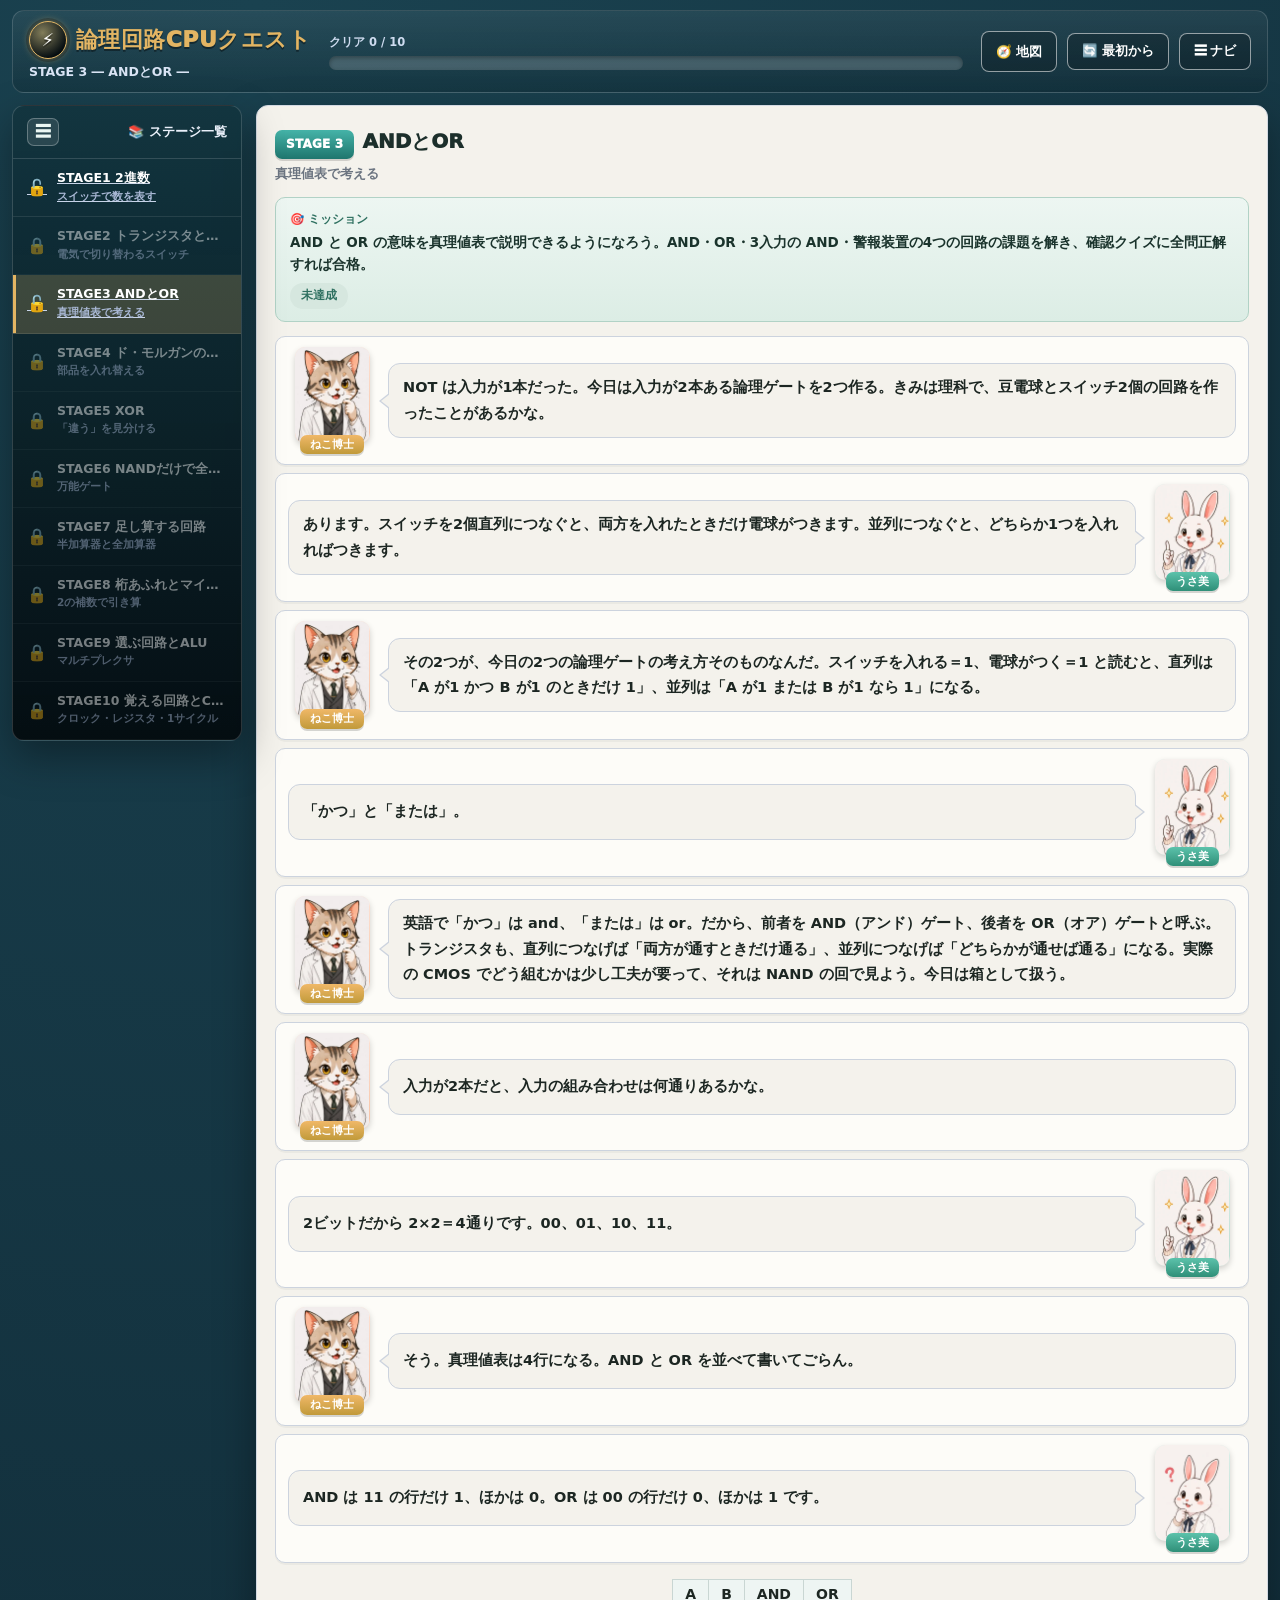
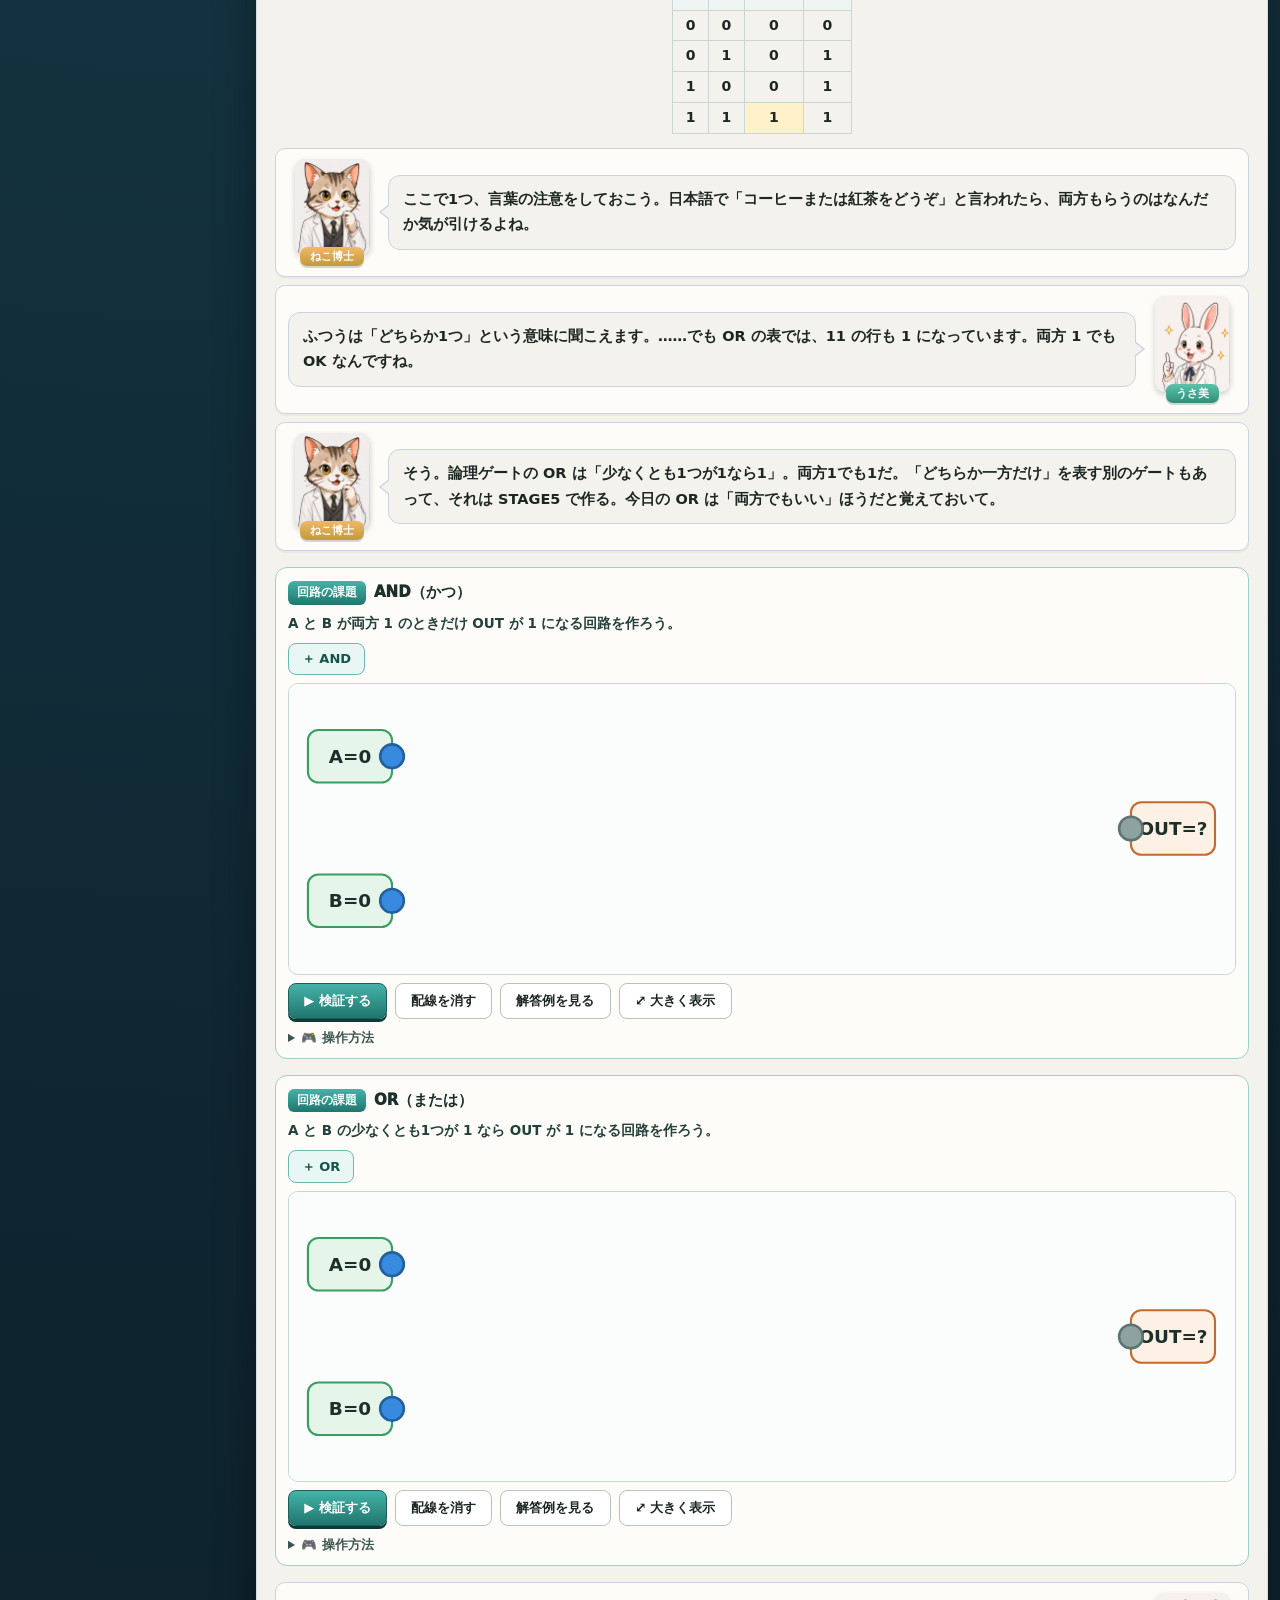
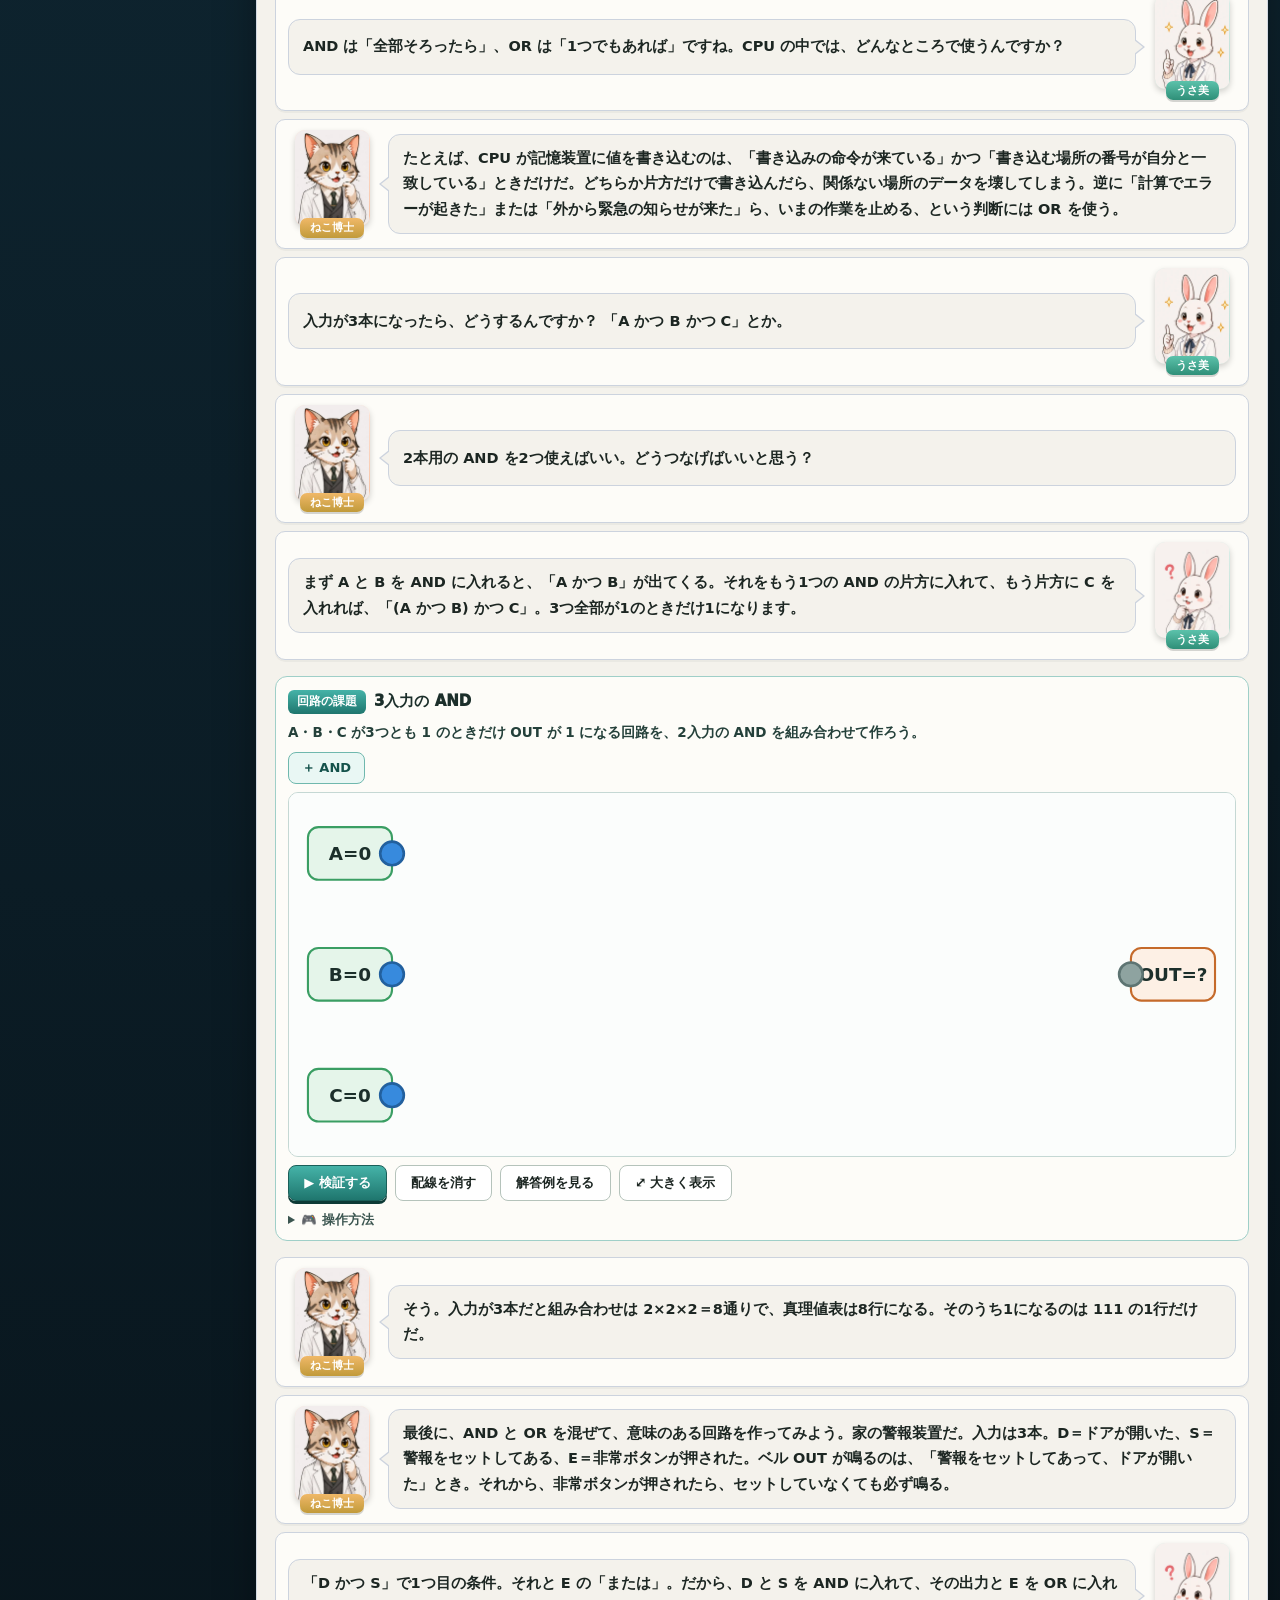
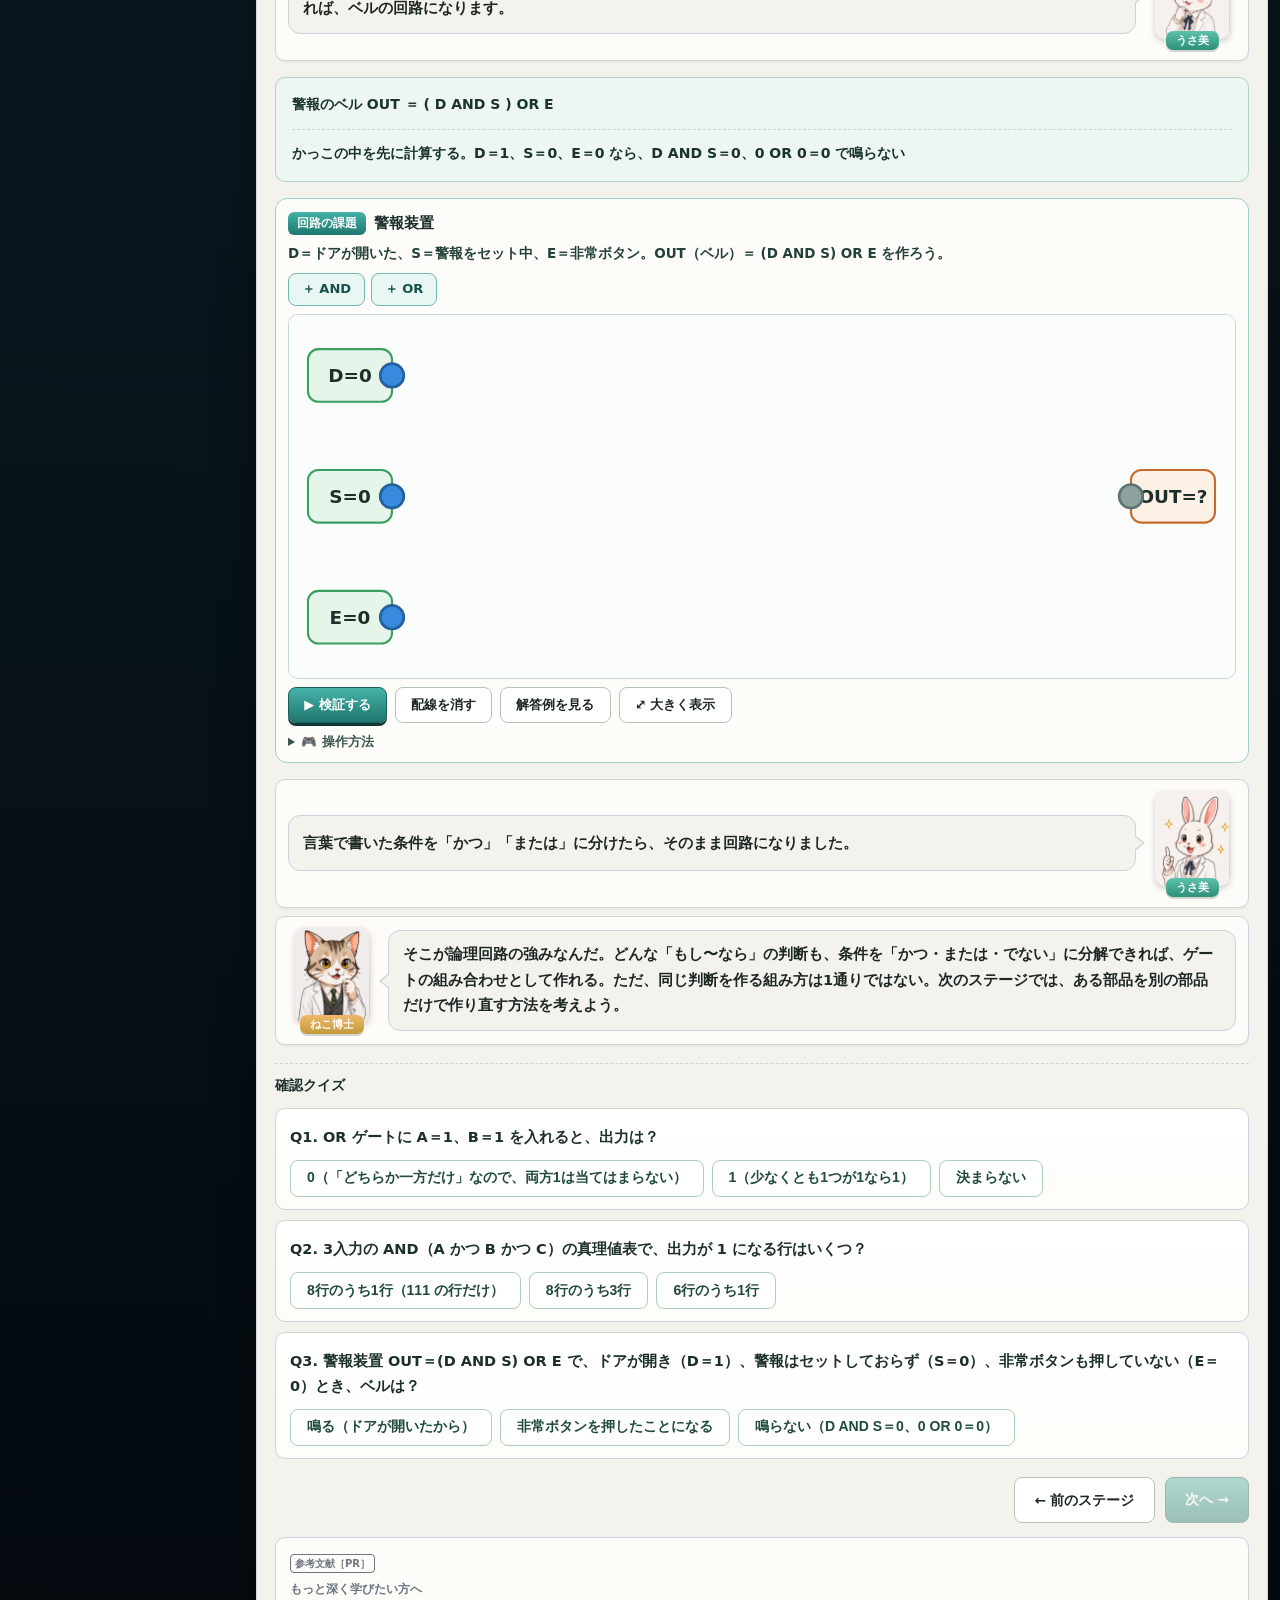
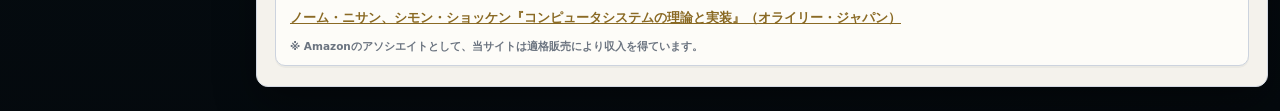
<file: stage3.html>
<!DOCTYPE html>
<html lang="ja">
<head>
<meta charset="UTF-8">
<meta name="viewport" content="width=device-width, initial-scale=1.0">
<meta name="theme-color" content="#0f2733">
<!-- Google tag (gtag.js) -->
<script async src="https://www.googletagmanager.com/gtag/js?id=G-9RTQCP2HXM"></script>
<script>
  window.dataLayer = window.dataLayer || [];
  function gtag(){dataLayer.push(arguments);}
  gtag('js', new Date());
  gtag('config', 'G-9RTQCP2HXM');
</script>
<title>STAGE3 ANDとOR ― 論理回路CPUクエスト</title>
<meta name="description" content="入力が2本ある論理ゲート AND（かつ）と OR（または）。スイッチの直列・並列から意味をつかみ、真理値表で動きを確かめ、3入力の AND や「警報装置」の回路を自分で組む。">
<link rel="canonical" href="https://informatics.habatakijuku.com/cpu-logic-game/stage3">
<meta property="og:type" content="article">
<meta property="og:site_name" content="論理回路CPUクエスト">
<meta property="og:locale" content="ja_JP">
<meta property="og:title" content="STAGE3 ANDとOR ― 論理回路CPUクエスト">
<meta property="og:description" content="「かつ」と「または」を電気でやる。AND と OR を真理値表と回路で確かめる。">
<meta property="og:url" content="https://informatics.habatakijuku.com/cpu-logic-game/stage3">
<meta property="og:image" content="https://informatics.habatakijuku.com/images/ogp/cpu-logic-game.png">
<meta property="og:image:width" content="1200">
<meta property="og:image:height" content="630">
<meta name="twitter:card" content="summary_large_image">
<link rel="icon" href="data:image/svg+xml,<svg xmlns=%22http://www.w3.org/2000/svg%22 viewBox=%220 0 100 100%22><text y=%22.9em%22 font-size=%2290%22>⚡</text></svg>">
<link rel="stylesheet" href="design-system.css?v=20261108c">
<link rel="stylesheet" href="circuit.css?v=20261108c">
<script src="js/stages.js?v=20261108c"></script>
<script src="js/progress.js?v=20261108c"></script>
<script src="js/circuit.js?v=20261108c"></script>
<script src="js/labs.js?v=20261108c"></script>
</head>
<body>
<div class="app-shell side-collapsed" id="app-shell">
  <header class="game-header">
    <div class="brand">
      <div class="brand-title"><a class="head-reset home-badge" href="./" title="トップへ" aria-label="トップへ">⚡</a> <span>論理回路CPUクエスト</span></div>
      <div class="brand-sub">STAGE 3 ― ANDとOR ―</div>
    </div>
    <div class="head-progress-wrap">
      <div class="head-progress-label" id="progress-label">クリア 0 / 10</div>
      <div class="head-progress" role="progressbar" aria-label="クリア済みステージ数" aria-valuemin="0" aria-valuemax="10" aria-valuenow="0"><div class="head-progress-fill" id="progress-fill" style="width:0%"></div></div>
    </div>
    <div class="header-actions">
      <a class="head-reset" href="/" title="情報の冒険（シリーズの地図）へ">🧭 地図</a>
      <button class="head-reset" id="btn-reset-all">🔄 最初から</button>
      <button class="head-reset" id="head-nav-toggle" title="ステージ一覧の表示切替">☰ ナビ</button>
    </div>
  </header>

  <div class="game-layout">
    <div class="side-backdrop" id="side-backdrop"></div>
    <aside class="side-panel">
      <div class="side-head">
        <button class="side-toggle" id="sidebar-toggle" title="ステージ一覧の表示切替" aria-label="ステージ一覧の表示切替">☰</button>
        <span class="side-head-text">📚 ステージ一覧</span>
      </div>
      <div class="side-list" id="side-list"></div>
    </aside>

    <main class="main-area">
      <div class="chapter-head">
        <span class="chapter-badge">STAGE 3</span><h1 class="chapter-title">ANDとOR</h1>
        <div class="chapter-sub">真理値表で考える</div>
      </div>

      <div class="mission-box">
        <div class="mission-label">🎯 ミッション</div>
        <div class="mission-text">AND と OR の意味を真理値表で説明できるようになろう。AND・OR・3入力の AND・警報装置の4つの回路の課題を解き、確認クイズに全問正解すれば合格。</div>
        <span class="mission-status" id="mission-status">未達成</span>
      </div>

      <div class="dialogue-scene">
        <div class="dialog-row">
          <div class="dialog-character">
            <div class="dialog-avatar mentor"><img src="images/cat.webp" width="300" height="386" alt=""></div>
            <div class="dialog-name mentor">ねこ博士</div>
          </div>
          <div class="dialog-bubble">NOT は入力が1本だった。今日は入力が2本ある論理ゲートを2つ作る。きみは理科で、豆電球とスイッチ2個の回路を作ったことがあるかな。</div>
        </div>
        <div class="dialog-row right">
          <div class="dialog-character">
            <div class="dialog-avatar student"><img src="images/rabbit.webp" width="300" height="386" alt=""></div>
            <div class="dialog-name student">うさ美</div>
          </div>
          <div class="dialog-bubble">あります。スイッチを2個<strong>直列</strong>につなぐと、両方を入れたときだけ電球がつきます。<strong>並列</strong>につなぐと、どちらか1つを入れればつきます。</div>
        </div>
        <div class="dialog-row">
          <div class="dialog-character">
            <div class="dialog-avatar mentor"><img src="images/cat.webp" width="300" height="386" alt=""></div>
            <div class="dialog-name mentor">ねこ博士</div>
          </div>
          <div class="dialog-bubble">その2つが、今日の2つの論理ゲートの考え方そのものなんだ。スイッチを入れる＝1、電球がつく＝1 と読むと、直列は「A が1 <strong>かつ</strong> B が1 のときだけ 1」、並列は「A が1 <strong>または</strong> B が1 なら 1」になる。</div>
        </div>
        <div class="dialog-row right">
          <div class="dialog-character">
            <div class="dialog-avatar student"><img src="images/rabbit.webp" width="300" height="386" alt=""></div>
            <div class="dialog-name student">うさ美</div>
          </div>
          <div class="dialog-bubble">「かつ」と「または」。</div>
        </div>
        <div class="dialog-row">
          <div class="dialog-character">
            <div class="dialog-avatar mentor"><img src="images/cat.webp" width="300" height="386" alt=""></div>
            <div class="dialog-name mentor">ねこ博士</div>
          </div>
          <div class="dialog-bubble">英語で「かつ」は and、「または」は or。だから、前者を <strong>AND</strong>（アンド）ゲート、後者を <strong>OR</strong>（オア）ゲートと呼ぶ。トランジスタも、直列につなげば「両方が通すときだけ通る」、並列につなげば「どちらかが通せば通る」になる。実際の CMOS でどう組むかは少し工夫が要って、それは NAND の回で見よう。今日は箱として扱う。</div>
        </div>
        <div class="dialog-row">
          <div class="dialog-character">
            <div class="dialog-avatar mentor"><img src="images/cat.webp" width="300" height="386" alt=""></div>
            <div class="dialog-name mentor">ねこ博士</div>
          </div>
          <div class="dialog-bubble">入力が2本だと、入力の組み合わせは何通りあるかな。</div>
        </div>
        <div class="dialog-row right">
          <div class="dialog-character">
            <div class="dialog-avatar student"><img src="images/rabbit.webp" width="300" height="386" alt=""></div>
            <div class="dialog-name student">うさ美</div>
          </div>
          <div class="dialog-bubble">2ビットだから 2×2＝4通りです。00、01、10、11。</div>
        </div>
        <div class="dialog-row">
          <div class="dialog-character">
            <div class="dialog-avatar mentor"><img src="images/cat.webp" width="300" height="386" alt=""></div>
            <div class="dialog-name mentor">ねこ博士</div>
          </div>
          <div class="dialog-bubble">そう。真理値表は4行になる。AND と OR を並べて書いてごらん。</div>
        </div>
        <div class="dialog-row right">
          <div class="dialog-character">
            <div class="dialog-avatar student"><img src="images/rabbitThink.webp" width="300" height="386" alt=""></div>
            <div class="dialog-name student">うさ美</div>
          </div>
          <div class="dialog-bubble"> AND は 11 の行だけ 1、ほかは 0。OR は 00 の行だけ 0、ほかは 1 です。</div>
        </div>
      </div>
      <table class="tt"><tr><th>A</th><th>B</th><th>AND</th><th>OR</th></tr><tr><td>0</td><td>0</td><td>0</td><td>0</td></tr><tr><td>0</td><td>1</td><td>0</td><td>1</td></tr><tr><td>1</td><td>0</td><td>0</td><td>1</td></tr><tr><td>1</td><td>1</td><td class="hl">1</td><td>1</td></tr></table>
      <div class="dialogue-scene">
        <div class="dialog-row">
          <div class="dialog-character">
            <div class="dialog-avatar mentor"><img src="images/cat.webp" width="300" height="386" alt=""></div>
            <div class="dialog-name mentor">ねこ博士</div>
          </div>
          <div class="dialog-bubble">ここで1つ、言葉の注意をしておこう。日本語で「コーヒーまたは紅茶をどうぞ」と言われたら、両方もらうのはなんだか気が引けるよね。</div>
        </div>
        <div class="dialog-row right">
          <div class="dialog-character">
            <div class="dialog-avatar student"><img src="images/rabbit.webp" width="300" height="386" alt=""></div>
            <div class="dialog-name student">うさ美</div>
          </div>
          <div class="dialog-bubble">ふつうは「どちらか1つ」という意味に聞こえます。……でも OR の表では、11 の行も 1 になっています。両方 1 でも OK なんですね。</div>
        </div>
        <div class="dialog-row">
          <div class="dialog-character">
            <div class="dialog-avatar mentor"><img src="images/cat.webp" width="300" height="386" alt=""></div>
            <div class="dialog-name mentor">ねこ博士</div>
          </div>
          <div class="dialog-bubble">そう。論理ゲートの OR は「<strong>少なくとも1つ</strong>が1なら1」。両方1でも1だ。「どちらか一方だけ」を表す別のゲートもあって、それは STAGE5 で作る。今日の OR は「両方でもいい」ほうだと覚えておいて。</div>
        </div>
      </div>
      <div class="cp" id="pz-s3-and"></div>
      <div class="cp" id="pz-s3-or"></div>
      <div class="dialogue-scene">
        <div class="dialog-row right">
          <div class="dialog-character">
            <div class="dialog-avatar student"><img src="images/rabbit.webp" width="300" height="386" alt=""></div>
            <div class="dialog-name student">うさ美</div>
          </div>
          <div class="dialog-bubble">AND は「全部そろったら」、OR は「1つでもあれば」ですね。CPU の中では、どんなところで使うんですか？</div>
        </div>
        <div class="dialog-row">
          <div class="dialog-character">
            <div class="dialog-avatar mentor"><img src="images/cat.webp" width="300" height="386" alt=""></div>
            <div class="dialog-name mentor">ねこ博士</div>
          </div>
          <div class="dialog-bubble">たとえば、CPU が記憶装置に値を書き込むのは、「書き込みの命令が来ている」<strong>かつ</strong>「書き込む場所の番号が自分と一致している」ときだけだ。どちらか片方だけで書き込んだら、関係ない場所のデータを壊してしまう。逆に「計算でエラーが起きた」<strong>または</strong>「外から緊急の知らせが来た」ら、いまの作業を止める、という判断には OR を使う。</div>
        </div>
        <div class="dialog-row right">
          <div class="dialog-character">
            <div class="dialog-avatar student"><img src="images/rabbit.webp" width="300" height="386" alt=""></div>
            <div class="dialog-name student">うさ美</div>
          </div>
          <div class="dialog-bubble">入力が3本になったら、どうするんですか？ 「A かつ B かつ C」とか。</div>
        </div>
        <div class="dialog-row">
          <div class="dialog-character">
            <div class="dialog-avatar mentor"><img src="images/cat.webp" width="300" height="386" alt=""></div>
            <div class="dialog-name mentor">ねこ博士</div>
          </div>
          <div class="dialog-bubble">2本用の AND を2つ使えばいい。どうつなげばいいと思う？</div>
        </div>
        <div class="dialog-row right">
          <div class="dialog-character">
            <div class="dialog-avatar student"><img src="images/rabbitThink.webp" width="300" height="386" alt=""></div>
            <div class="dialog-name student">うさ美</div>
          </div>
          <div class="dialog-bubble"> まず A と B を AND に入れると、「A かつ B」が出てくる。それをもう1つの AND の片方に入れて、もう片方に C を入れれば、「(A かつ B) かつ C」。3つ全部が1のときだけ1になります。</div>
        </div>
      </div>
      <div class="cp" id="pz-s3-and3"></div>
      <div class="dialogue-scene">
        <div class="dialog-row">
          <div class="dialog-character">
            <div class="dialog-avatar mentor"><img src="images/cat.webp" width="300" height="386" alt=""></div>
            <div class="dialog-name mentor">ねこ博士</div>
          </div>
          <div class="dialog-bubble">そう。入力が3本だと組み合わせは 2×2×2＝8通りで、真理値表は8行になる。そのうち1になるのは 111 の1行だけだ。</div>
        </div>
        <div class="dialog-row">
          <div class="dialog-character">
            <div class="dialog-avatar mentor"><img src="images/cat.webp" width="300" height="386" alt=""></div>
            <div class="dialog-name mentor">ねこ博士</div>
          </div>
          <div class="dialog-bubble">最後に、AND と OR を混ぜて、意味のある回路を作ってみよう。家の警報装置だ。入力は3本。<strong>D</strong>＝ドアが開いた、<strong>S</strong>＝警報をセットしてある、<strong>E</strong>＝非常ボタンが押された。ベル <strong>OUT</strong> が鳴るのは、「警報をセットしてあって、ドアが開いた」とき。それから、非常ボタンが押されたら、セットしていなくても必ず鳴る。</div>
        </div>
        <div class="dialog-row right">
          <div class="dialog-character">
            <div class="dialog-avatar student"><img src="images/rabbitThink.webp" width="300" height="386" alt=""></div>
            <div class="dialog-name student">うさ美</div>
          </div>
          <div class="dialog-bubble"> 「D かつ S」で1つ目の条件。それと E の「または」。だから、D と S を AND に入れて、その出力と E を OR に入れれば、ベルの回路になります。</div>
        </div>
      </div>
      <div class="formula-box">
        <span class="step">警報のベル OUT ＝ ( D AND S ) OR E</span>
        <span class="step">かっこの中を先に計算する。D＝1、S＝0、E＝0 なら、D AND S＝0、0 OR 0＝0 で鳴らない</span>
      </div>
      <div class="cp" id="pz-s3-alarm"></div>
      <div class="dialogue-scene">
        <div class="dialog-row right">
          <div class="dialog-character">
            <div class="dialog-avatar student"><img src="images/rabbit.webp" width="300" height="386" alt=""></div>
            <div class="dialog-name student">うさ美</div>
          </div>
          <div class="dialog-bubble">言葉で書いた条件を「かつ」「または」に分けたら、そのまま回路になりました。</div>
        </div>
        <div class="dialog-row">
          <div class="dialog-character">
            <div class="dialog-avatar mentor"><img src="images/cat.webp" width="300" height="386" alt=""></div>
            <div class="dialog-name mentor">ねこ博士</div>
          </div>
          <div class="dialog-bubble">そこが論理回路の強みなんだ。どんな「もし〜なら」の判断も、条件を「かつ・または・でない」に分解できれば、ゲートの組み合わせとして作れる。ただ、同じ判断を作る組み方は1通りではない。次のステージでは、ある部品を別の部品だけで作り直す方法を考えよう。</div>
        </div>
      </div>
      <script>
      CircuitPuzzle.mount(document.getElementById("pz-s3-and"), {
        id: "cpu-s3-and", title: "AND（かつ）",
        desc: "A と B が両方 1 のときだけ OUT が 1 になる回路を作ろう。",
        inputs: ["A", "B"], outputs: ["OUT"], gates: ["AND"], height: 220,
        truth: function (A, B) { return [A && B ? 1 : 0]; },
        solution: function (k) { var g = k.add("AND", 0.45, 0.5); k.wire(k.inp[0], g, 0); k.wire(k.inp[1], g, 1); k.wire(g, k.out[0]); }
      });
      CircuitPuzzle.mount(document.getElementById("pz-s3-or"), {
        id: "cpu-s3-or", title: "OR（または）",
        desc: "A と B の少なくとも1つが 1 なら OUT が 1 になる回路を作ろう。",
        inputs: ["A", "B"], outputs: ["OUT"], gates: ["OR"], height: 220,
        truth: function (A, B) { return [A || B ? 1 : 0]; },
        solution: function (k) { var g = k.add("OR", 0.45, 0.5); k.wire(k.inp[0], g, 0); k.wire(k.inp[1], g, 1); k.wire(g, k.out[0]); }
      });
      CircuitPuzzle.mount(document.getElementById("pz-s3-and3"), {
        id: "cpu-s3-and3", title: "3入力の AND",
        desc: "A・B・C が3つとも 1 のときだけ OUT が 1 になる回路を、2入力の AND を組み合わせて作ろう。",
        inputs: ["A", "B", "C"], outputs: ["OUT"], gates: ["AND"],
        truth: function (A, B, C) { return [A && B && C ? 1 : 0]; },
        solution: function (k) { var g1 = k.add("AND", 0.3, 0.3), g2 = k.add("AND", 0.6, 0.5); k.wire(k.inp[0], g1, 0); k.wire(k.inp[1], g1, 1); k.wire(g1, g2, 0); k.wire(k.inp[2], g2, 1); k.wire(g2, k.out[0]); }
      });
      CircuitPuzzle.mount(document.getElementById("pz-s3-alarm"), {
        id: "cpu-s3-alarm", title: "警報装置",
        desc: "D＝ドアが開いた、S＝警報をセット中、E＝非常ボタン。OUT（ベル）＝ (D AND S) OR E を作ろう。",
        inputs: ["D", "S", "E"], outputs: ["OUT"], gates: ["AND", "OR"],
        truth: function (D, S, E) { return [(D && S) || E ? 1 : 0]; },
        solution: function (k) { var g1 = k.add("AND", 0.3, 0.3), g2 = k.add("OR", 0.6, 0.5); k.wire(k.inp[0], g1, 0); k.wire(k.inp[1], g1, 1); k.wire(g1, g2, 0); k.wire(k.inp[2], g2, 1); k.wire(g2, k.out[0]); }
      });
      </script>

      <h2 class="quiz-head">確認クイズ</h2>
      <div class="quiz-card" data-quiz>
        <p class="quiz-q">Q1. OR ゲートに A＝1、B＝1 を入れると、出力は？</p>
        <div class="choice-list">
          <button class="choice-btn">0（「どちらか一方だけ」なので、両方1は当てはまらない）</button>
          <button class="choice-btn">1（少なくとも1つが1なら1）</button>
          <button class="choice-btn">決まらない</button>
        </div>
        <div class="quiz-explain" hidden>正解！ 論理ゲートの OR は「少なくとも1つが1なら1」。両方1でも1になる。「どちらか一方だけ」を表すのは STAGE5 の XOR。</div>
      </div>
      <div class="quiz-card" data-quiz>
        <p class="quiz-q">Q2. 3入力の AND（A かつ B かつ C）の真理値表で、出力が 1 になる行はいくつ？</p>
        <div class="choice-list">
          <button class="choice-btn">8行のうち1行（111 の行だけ）</button>
          <button class="choice-btn">8行のうち3行</button>
          <button class="choice-btn">6行のうち1行</button>
        </div>
        <div class="quiz-explain" hidden>正解！ 入力3本の組み合わせは 2×2×2＝8通り。全部そろうのは 111 の1通りだけ。</div>
      </div>
      <div class="quiz-card" data-quiz>
        <p class="quiz-q">Q3. 警報装置 OUT＝(D AND S) OR E で、ドアが開き（D＝1）、警報はセットしておらず（S＝0）、非常ボタンも押していない（E＝0）とき、ベルは？</p>
        <div class="choice-list">
          <button class="choice-btn">鳴る（ドアが開いたから）</button>
          <button class="choice-btn">非常ボタンを押したことになる</button>
          <button class="choice-btn">鳴らない（D AND S＝0、0 OR 0＝0）</button>
        </div>
        <div class="quiz-explain" hidden>正解！ かっこの中を先に計算する。S＝0 なので D AND S＝0、E も 0 なので OR の結果も 0。</div>
      </div>

      <div class="stage-nav">
        <a class="btn" href="stage2.html">← 前のステージ</a>
        <button class="btn btn-primary" id="btn-next" disabled>次へ →</button>
      </div>

      <div id="book-recommend"></div>
    </main>
  </div>
</div>

<script>QUEST.initStagePage(3);</script>

<script src="https://my.habatakijuku.com/sync.js" defer></script>
</body>
</html>
</file>
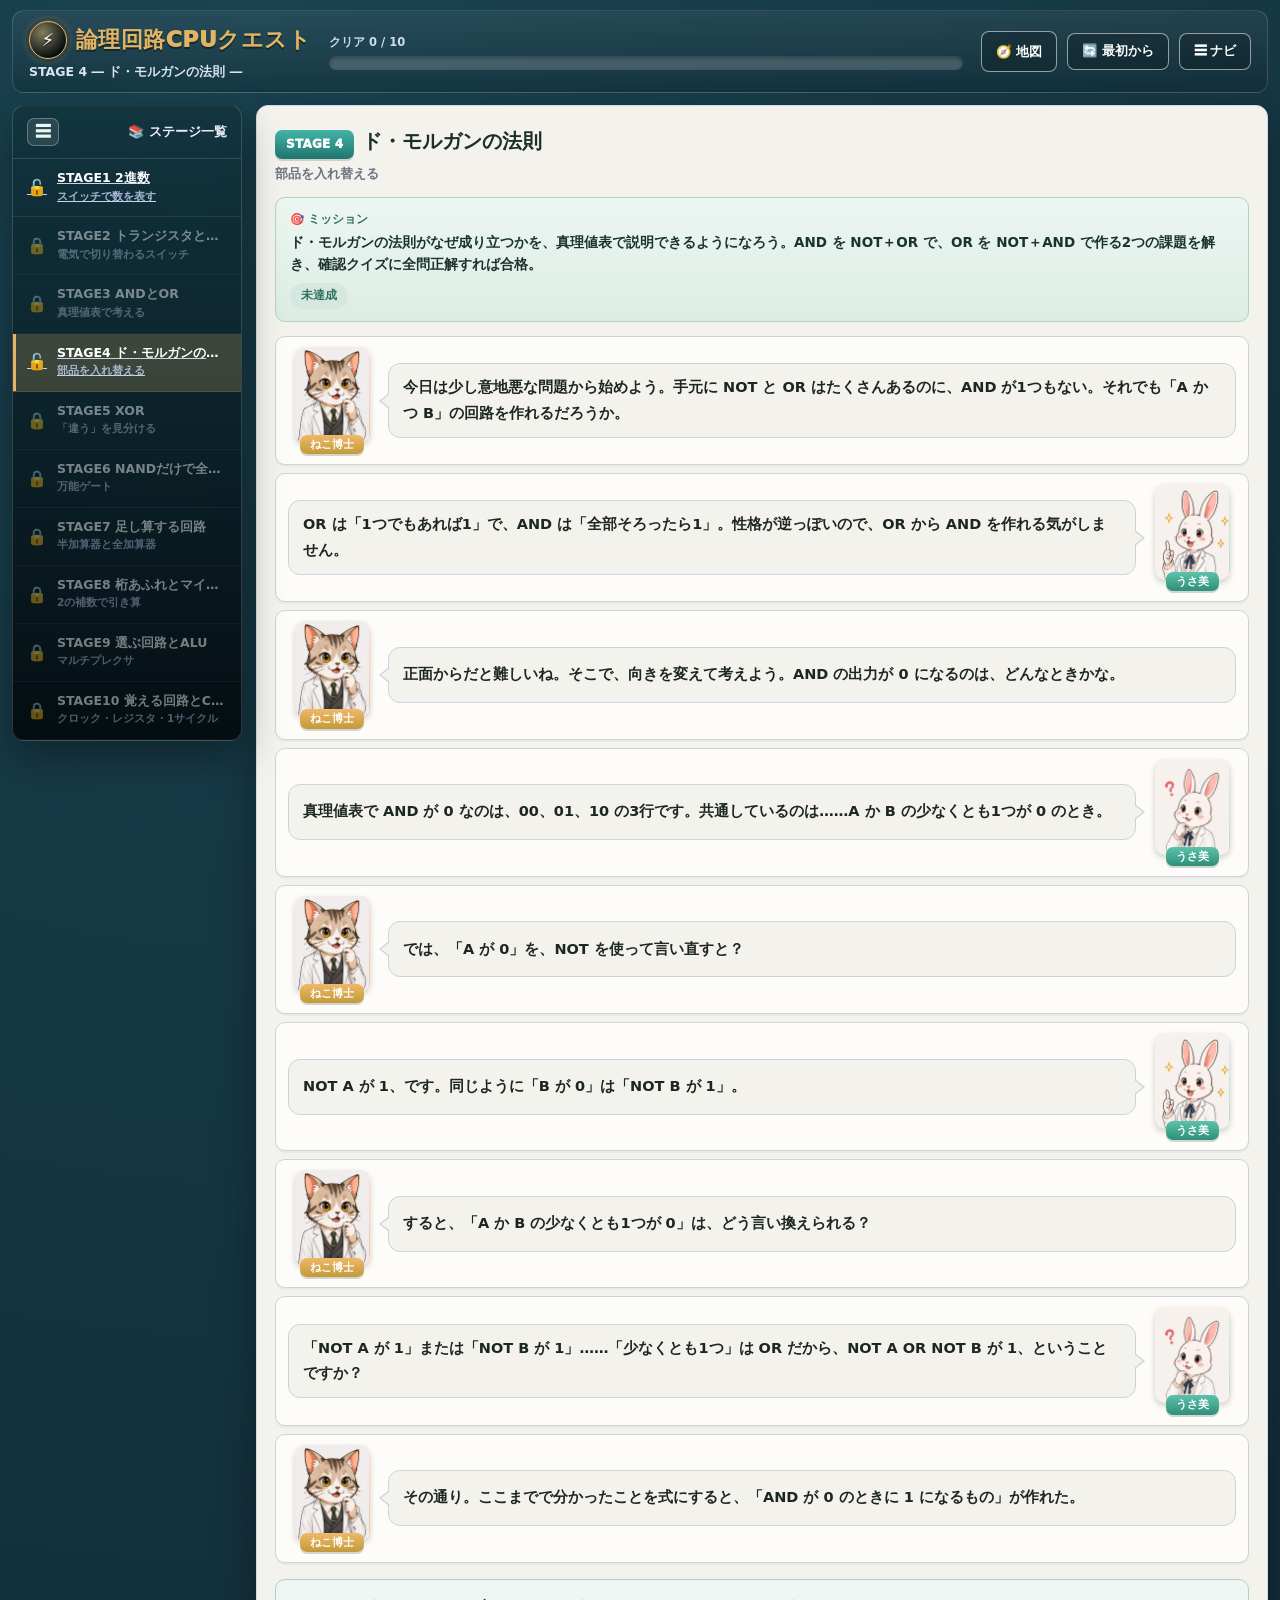
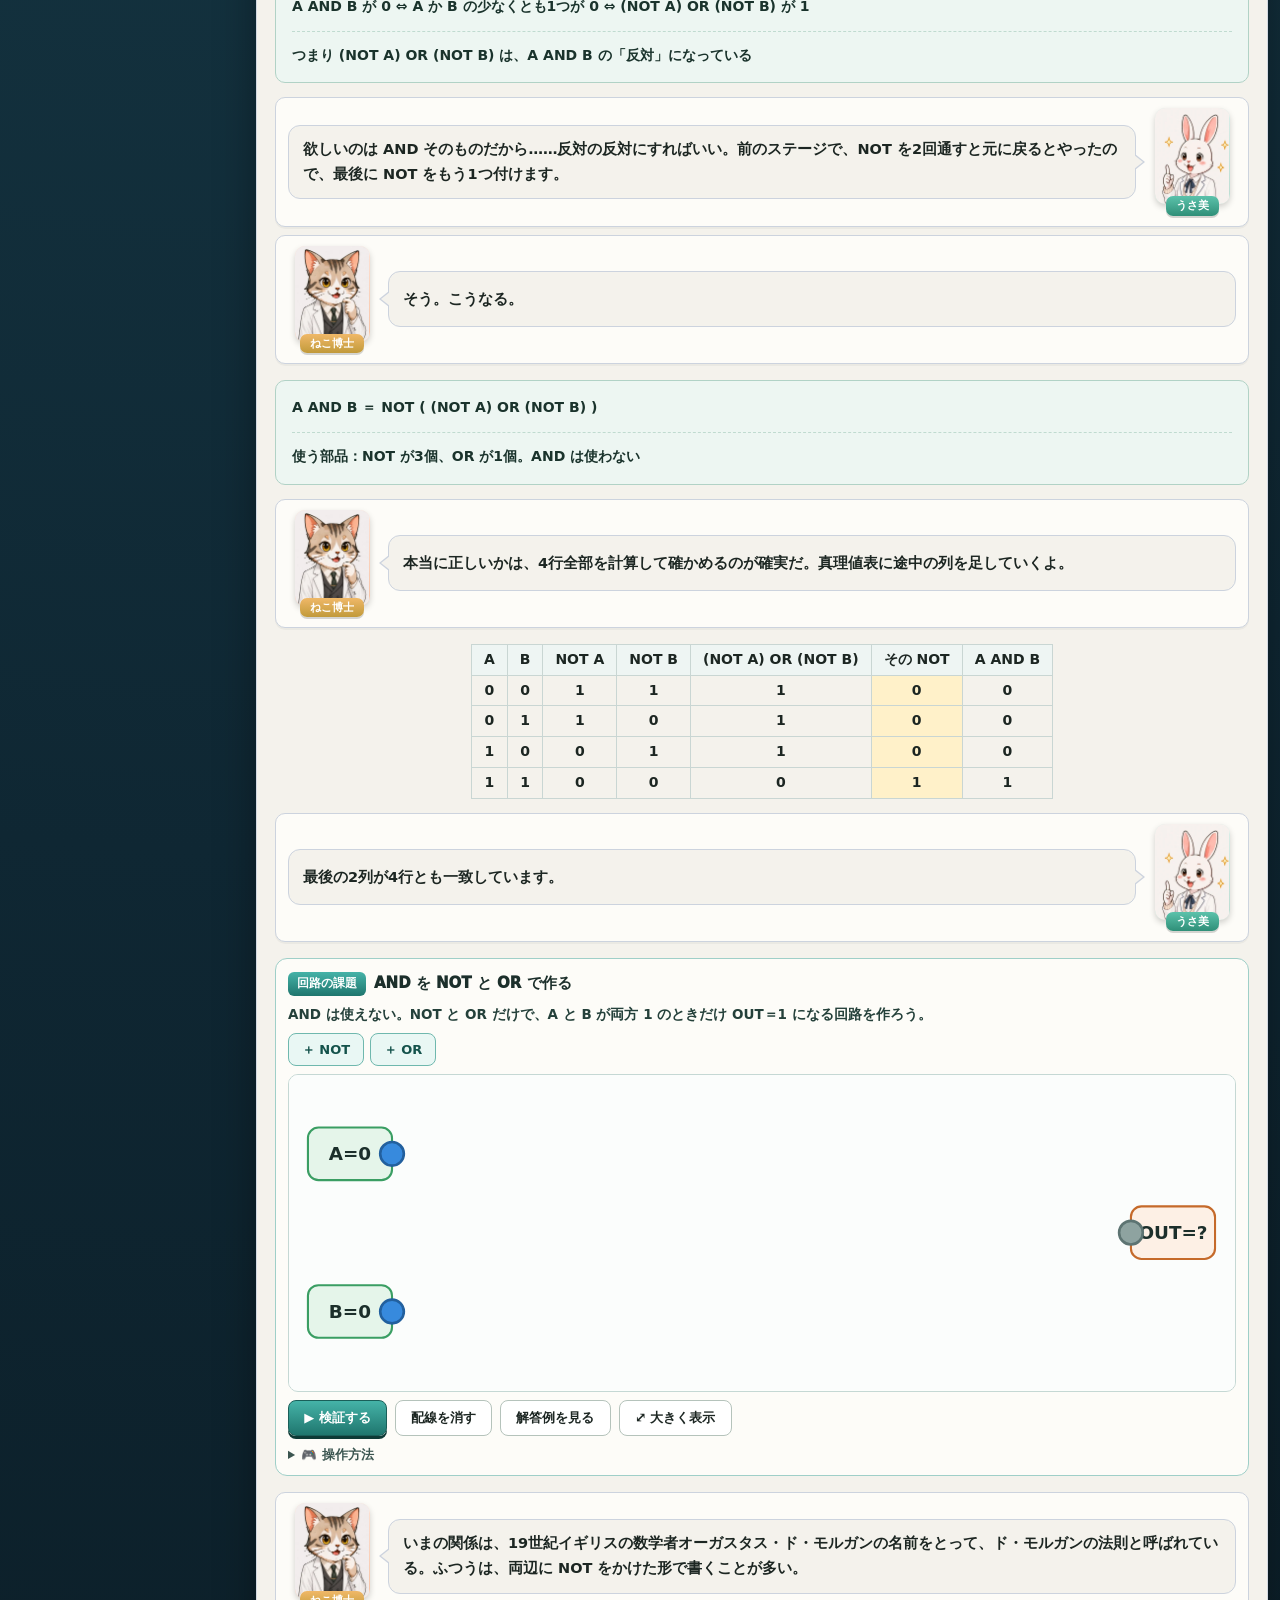
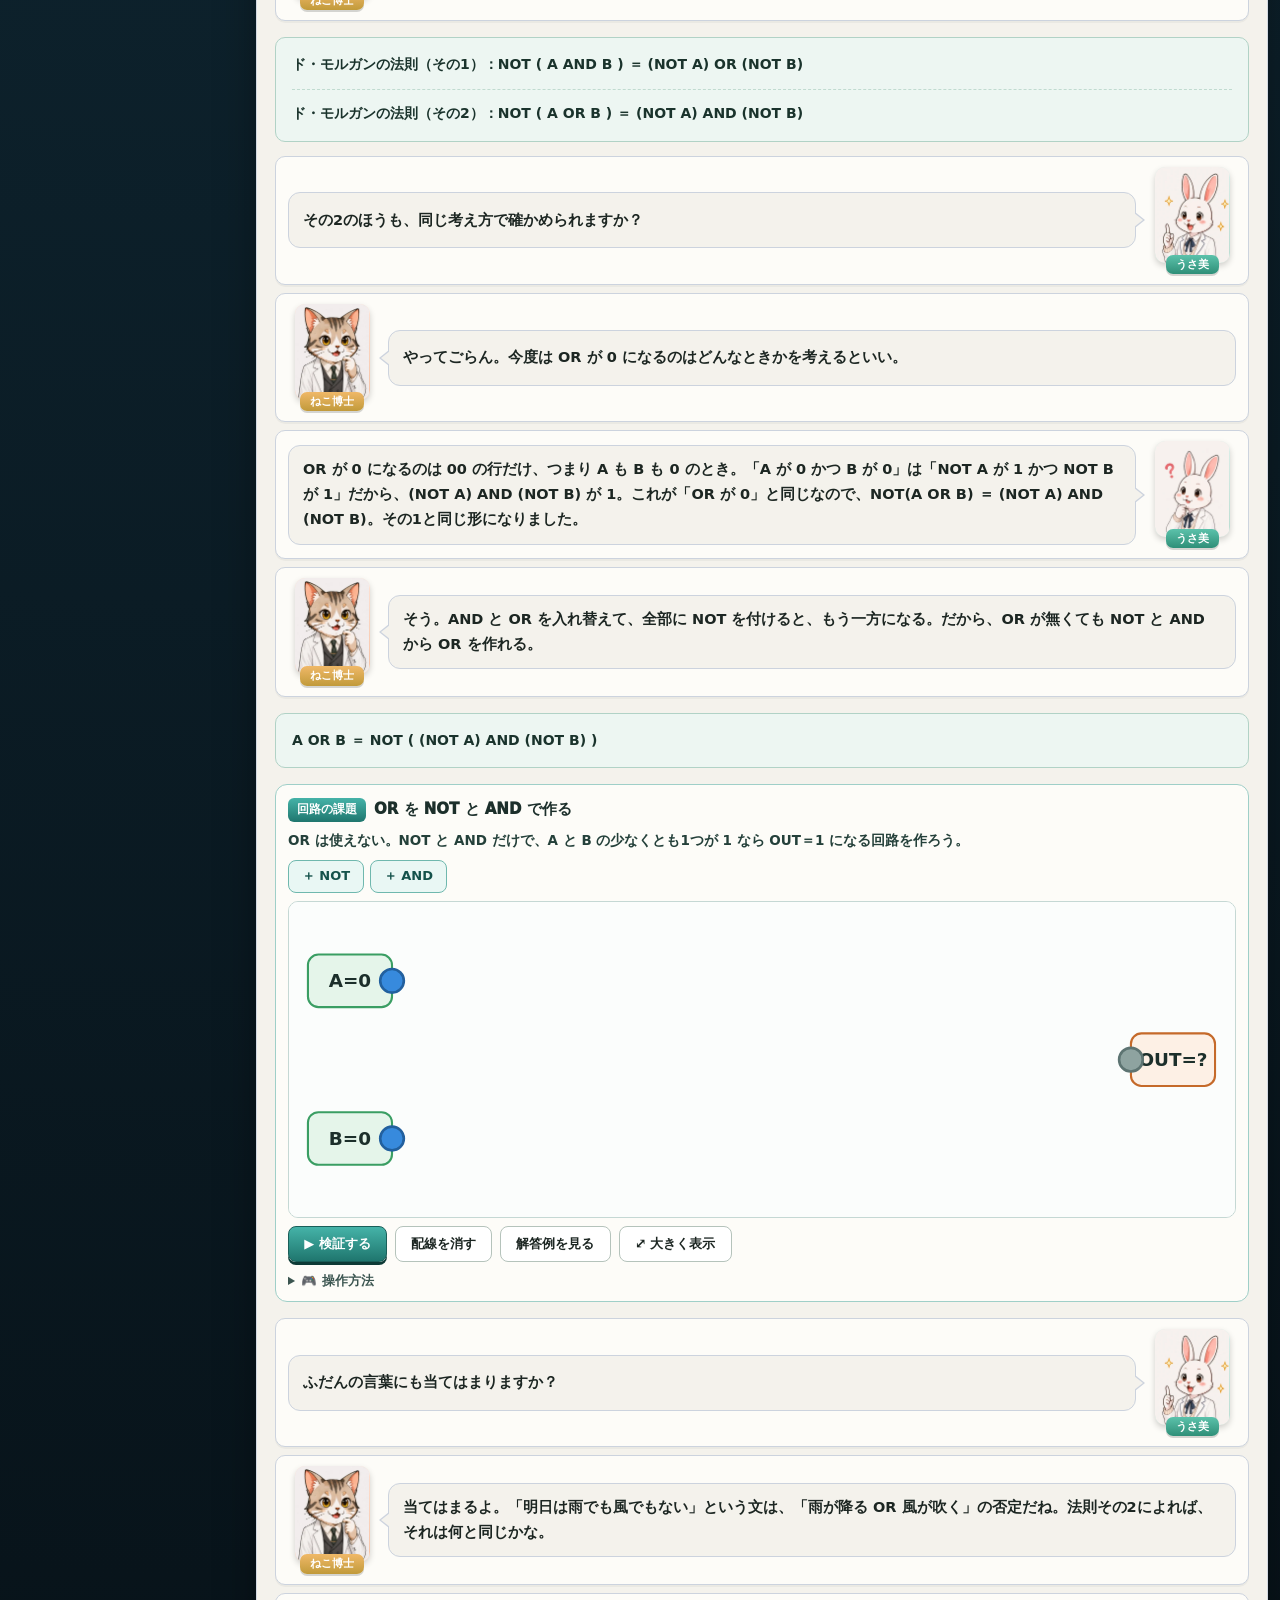
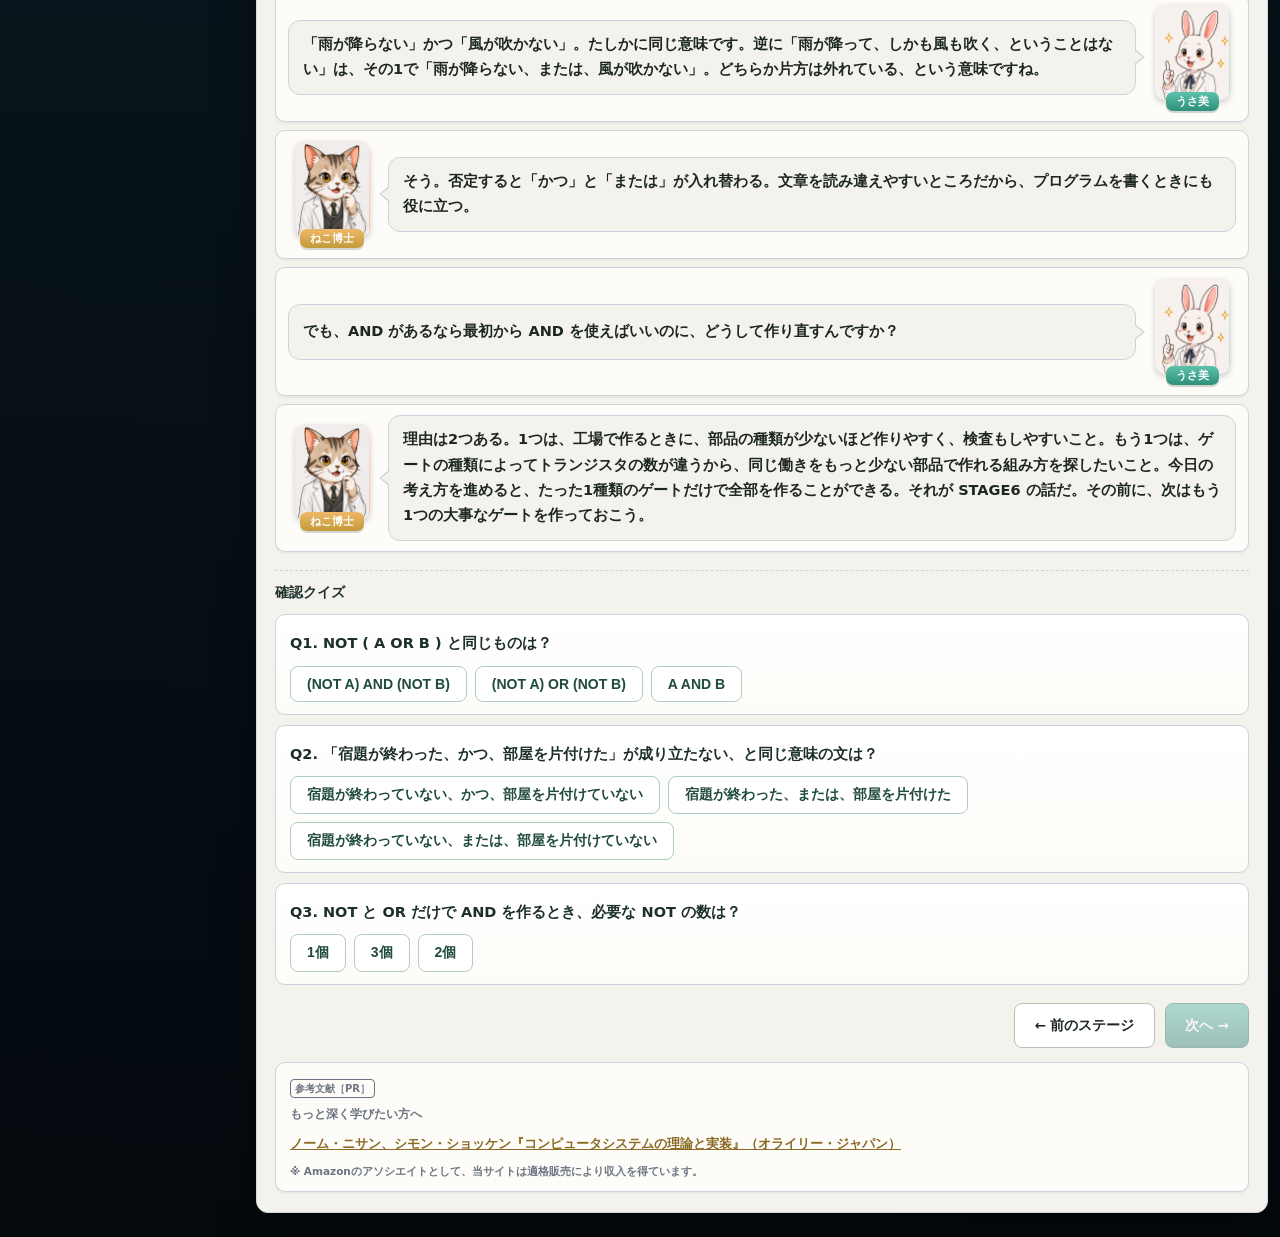
<file: stage4.html>
<!DOCTYPE html>
<html lang="ja">
<head>
<meta charset="UTF-8">
<meta name="viewport" content="width=device-width, initial-scale=1.0">
<meta name="theme-color" content="#0f2733">
<!-- Google tag (gtag.js) -->
<script async src="https://www.googletagmanager.com/gtag/js?id=G-9RTQCP2HXM"></script>
<script>
  window.dataLayer = window.dataLayer || [];
  function gtag(){dataLayer.push(arguments);}
  gtag('js', new Date());
  gtag('config', 'G-9RTQCP2HXM');
</script>
<title>STAGE4 ド・モルガンの法則 ― 論理回路CPUクエスト</title>
<meta name="description" content="AND が無くても、NOT と OR があれば AND が作れる。「AND が 0 になるのはどんなとき？」から出発して、ド・モルガンの法則を自分で組み立て、真理値表と回路で確かめる。">
<link rel="canonical" href="https://informatics.habatakijuku.com/cpu-logic-game/stage4">
<meta property="og:type" content="article">
<meta property="og:site_name" content="論理回路CPUクエスト">
<meta property="og:locale" content="ja_JP">
<meta property="og:title" content="STAGE4 ド・モルガンの法則 ― 論理回路CPUクエスト">
<meta property="og:description" content="AND を NOT と OR だけで作る。ド・モルガンの法則を真理値表で確かめる。">
<meta property="og:url" content="https://informatics.habatakijuku.com/cpu-logic-game/stage4">
<meta property="og:image" content="https://informatics.habatakijuku.com/images/ogp/cpu-logic-game.png">
<meta property="og:image:width" content="1200">
<meta property="og:image:height" content="630">
<meta name="twitter:card" content="summary_large_image">
<link rel="icon" href="data:image/svg+xml,<svg xmlns=%22http://www.w3.org/2000/svg%22 viewBox=%220 0 100 100%22><text y=%22.9em%22 font-size=%2290%22>⚡</text></svg>">
<link rel="stylesheet" href="design-system.css?v=20261108c">
<link rel="stylesheet" href="circuit.css?v=20261108c">
<script src="js/stages.js?v=20261108c"></script>
<script src="js/progress.js?v=20261108c"></script>
<script src="js/circuit.js?v=20261108c"></script>
<script src="js/labs.js?v=20261108c"></script>
</head>
<body>
<div class="app-shell side-collapsed" id="app-shell">
  <header class="game-header">
    <div class="brand">
      <div class="brand-title"><a class="head-reset home-badge" href="./" title="トップへ" aria-label="トップへ">⚡</a> <span>論理回路CPUクエスト</span></div>
      <div class="brand-sub">STAGE 4 ― ド・モルガンの法則 ―</div>
    </div>
    <div class="head-progress-wrap">
      <div class="head-progress-label" id="progress-label">クリア 0 / 10</div>
      <div class="head-progress" role="progressbar" aria-label="クリア済みステージ数" aria-valuemin="0" aria-valuemax="10" aria-valuenow="0"><div class="head-progress-fill" id="progress-fill" style="width:0%"></div></div>
    </div>
    <div class="header-actions">
      <a class="head-reset" href="/" title="情報の冒険（シリーズの地図）へ">🧭 地図</a>
      <button class="head-reset" id="btn-reset-all">🔄 最初から</button>
      <button class="head-reset" id="head-nav-toggle" title="ステージ一覧の表示切替">☰ ナビ</button>
    </div>
  </header>

  <div class="game-layout">
    <div class="side-backdrop" id="side-backdrop"></div>
    <aside class="side-panel">
      <div class="side-head">
        <button class="side-toggle" id="sidebar-toggle" title="ステージ一覧の表示切替" aria-label="ステージ一覧の表示切替">☰</button>
        <span class="side-head-text">📚 ステージ一覧</span>
      </div>
      <div class="side-list" id="side-list"></div>
    </aside>

    <main class="main-area">
      <div class="chapter-head">
        <span class="chapter-badge">STAGE 4</span><h1 class="chapter-title">ド・モルガンの法則</h1>
        <div class="chapter-sub">部品を入れ替える</div>
      </div>

      <div class="mission-box">
        <div class="mission-label">🎯 ミッション</div>
        <div class="mission-text">ド・モルガンの法則がなぜ成り立つかを、真理値表で説明できるようになろう。AND を NOT＋OR で、OR を NOT＋AND で作る2つの課題を解き、確認クイズに全問正解すれば合格。</div>
        <span class="mission-status" id="mission-status">未達成</span>
      </div>

      <div class="dialogue-scene">
        <div class="dialog-row">
          <div class="dialog-character">
            <div class="dialog-avatar mentor"><img src="images/cat.webp" width="300" height="386" alt=""></div>
            <div class="dialog-name mentor">ねこ博士</div>
          </div>
          <div class="dialog-bubble">今日は少し意地悪な問題から始めよう。手元に NOT と OR はたくさんあるのに、AND が1つもない。それでも「A かつ B」の回路を作れるだろうか。</div>
        </div>
        <div class="dialog-row right">
          <div class="dialog-character">
            <div class="dialog-avatar student"><img src="images/rabbit.webp" width="300" height="386" alt=""></div>
            <div class="dialog-name student">うさ美</div>
          </div>
          <div class="dialog-bubble">OR は「1つでもあれば1」で、AND は「全部そろったら1」。性格が逆っぽいので、OR から AND を作れる気がしません。</div>
        </div>
        <div class="dialog-row">
          <div class="dialog-character">
            <div class="dialog-avatar mentor"><img src="images/cat.webp" width="300" height="386" alt=""></div>
            <div class="dialog-name mentor">ねこ博士</div>
          </div>
          <div class="dialog-bubble">正面からだと難しいね。そこで、向きを変えて考えよう。AND の出力が <strong>0</strong> になるのは、どんなときかな。</div>
        </div>
        <div class="dialog-row right">
          <div class="dialog-character">
            <div class="dialog-avatar student"><img src="images/rabbitThink.webp" width="300" height="386" alt=""></div>
            <div class="dialog-name student">うさ美</div>
          </div>
          <div class="dialog-bubble"> 真理値表で AND が 0 なのは、00、01、10 の3行です。共通しているのは……A か B の<strong>少なくとも1つが 0</strong> のとき。</div>
        </div>
        <div class="dialog-row">
          <div class="dialog-character">
            <div class="dialog-avatar mentor"><img src="images/cat.webp" width="300" height="386" alt=""></div>
            <div class="dialog-name mentor">ねこ博士</div>
          </div>
          <div class="dialog-bubble">では、「A が 0」を、NOT を使って言い直すと？</div>
        </div>
        <div class="dialog-row right">
          <div class="dialog-character">
            <div class="dialog-avatar student"><img src="images/rabbit.webp" width="300" height="386" alt=""></div>
            <div class="dialog-name student">うさ美</div>
          </div>
          <div class="dialog-bubble">NOT A が 1、です。同じように「B が 0」は「NOT B が 1」。</div>
        </div>
        <div class="dialog-row">
          <div class="dialog-character">
            <div class="dialog-avatar mentor"><img src="images/cat.webp" width="300" height="386" alt=""></div>
            <div class="dialog-name mentor">ねこ博士</div>
          </div>
          <div class="dialog-bubble">すると、「A か B の少なくとも1つが 0」は、どう言い換えられる？</div>
        </div>
        <div class="dialog-row right">
          <div class="dialog-character">
            <div class="dialog-avatar student"><img src="images/rabbitThink.webp" width="300" height="386" alt=""></div>
            <div class="dialog-name student">うさ美</div>
          </div>
          <div class="dialog-bubble"> 「NOT A が 1」または「NOT B が 1」……「少なくとも1つ」は OR だから、<strong>NOT A OR NOT B</strong> が 1、ということですか？</div>
        </div>
        <div class="dialog-row">
          <div class="dialog-character">
            <div class="dialog-avatar mentor"><img src="images/cat.webp" width="300" height="386" alt=""></div>
            <div class="dialog-name mentor">ねこ博士</div>
          </div>
          <div class="dialog-bubble">その通り。ここまでで分かったことを式にすると、「AND が 0 のときに 1 になるもの」が作れた。</div>
        </div>
      </div>
      <div class="formula-box">
        <span class="step">A AND B が 0 ⇔ A か B の少なくとも1つが 0 ⇔ (NOT A) OR (NOT B) が 1</span>
        <span class="step">つまり (NOT A) OR (NOT B) は、A AND B の「反対」になっている</span>
      </div>
      <div class="dialogue-scene">
        <div class="dialog-row right">
          <div class="dialog-character">
            <div class="dialog-avatar student"><img src="images/rabbit.webp" width="300" height="386" alt=""></div>
            <div class="dialog-name student">うさ美</div>
          </div>
          <div class="dialog-bubble">欲しいのは AND そのものだから……反対の反対にすればいい。前のステージで、NOT を2回通すと元に戻るとやったので、最後に NOT をもう1つ付けます。</div>
        </div>
        <div class="dialog-row">
          <div class="dialog-character">
            <div class="dialog-avatar mentor"><img src="images/cat.webp" width="300" height="386" alt=""></div>
            <div class="dialog-name mentor">ねこ博士</div>
          </div>
          <div class="dialog-bubble">そう。こうなる。</div>
        </div>
      </div>
      <div class="formula-box">
        <span class="step">A AND B ＝ NOT ( (NOT A) OR (NOT B) )</span>
        <span class="step">使う部品：NOT が3個、OR が1個。AND は使わない</span>
      </div>
      <div class="dialogue-scene">
        <div class="dialog-row">
          <div class="dialog-character">
            <div class="dialog-avatar mentor"><img src="images/cat.webp" width="300" height="386" alt=""></div>
            <div class="dialog-name mentor">ねこ博士</div>
          </div>
          <div class="dialog-bubble">本当に正しいかは、4行全部を計算して確かめるのが確実だ。真理値表に途中の列を足していくよ。</div>
        </div>
      </div>
      <table class="tt"><tr><th>A</th><th>B</th><th>NOT A</th><th>NOT B</th><th>(NOT A) OR (NOT B)</th><th>その NOT</th><th>A AND B</th></tr>
      <tr><td>0</td><td>0</td><td>1</td><td>1</td><td>1</td><td class="hl">0</td><td>0</td></tr>
      <tr><td>0</td><td>1</td><td>1</td><td>0</td><td>1</td><td class="hl">0</td><td>0</td></tr>
      <tr><td>1</td><td>0</td><td>0</td><td>1</td><td>1</td><td class="hl">0</td><td>0</td></tr>
      <tr><td>1</td><td>1</td><td>0</td><td>0</td><td>0</td><td class="hl">1</td><td>1</td></tr></table>
      <div class="dialogue-scene">
        <div class="dialog-row right">
          <div class="dialog-character">
            <div class="dialog-avatar student"><img src="images/rabbit.webp" width="300" height="386" alt=""></div>
            <div class="dialog-name student">うさ美</div>
          </div>
          <div class="dialog-bubble">最後の2列が4行とも一致しています。</div>
        </div>
      </div>
      <div class="cp" id="pz-s4-and"></div>
      <div class="dialogue-scene">
        <div class="dialog-row">
          <div class="dialog-character">
            <div class="dialog-avatar mentor"><img src="images/cat.webp" width="300" height="386" alt=""></div>
            <div class="dialog-name mentor">ねこ博士</div>
          </div>
          <div class="dialog-bubble">いまの関係は、19世紀イギリスの数学者オーガスタス・ド・モルガンの名前をとって、<strong>ド・モルガンの法則</strong>と呼ばれている。ふつうは、両辺に NOT をかけた形で書くことが多い。</div>
        </div>
      </div>
      <div class="formula-box">
        <span class="step">ド・モルガンの法則（その1）：NOT ( A AND B ) ＝ (NOT A) OR (NOT B)</span>
        <span class="step">ド・モルガンの法則（その2）：NOT ( A OR B ) ＝ (NOT A) AND (NOT B)</span>
      </div>
      <div class="dialogue-scene">
        <div class="dialog-row right">
          <div class="dialog-character">
            <div class="dialog-avatar student"><img src="images/rabbit.webp" width="300" height="386" alt=""></div>
            <div class="dialog-name student">うさ美</div>
          </div>
          <div class="dialog-bubble">その2のほうも、同じ考え方で確かめられますか？</div>
        </div>
        <div class="dialog-row">
          <div class="dialog-character">
            <div class="dialog-avatar mentor"><img src="images/cat.webp" width="300" height="386" alt=""></div>
            <div class="dialog-name mentor">ねこ博士</div>
          </div>
          <div class="dialog-bubble">やってごらん。今度は OR が 0 になるのはどんなときかを考えるといい。</div>
        </div>
        <div class="dialog-row right">
          <div class="dialog-character">
            <div class="dialog-avatar student"><img src="images/rabbitThink.webp" width="300" height="386" alt=""></div>
            <div class="dialog-name student">うさ美</div>
          </div>
          <div class="dialog-bubble"> OR が 0 になるのは 00 の行だけ、つまり A も B も 0 のとき。「A が 0 かつ B が 0」は「NOT A が 1 かつ NOT B が 1」だから、(NOT A) AND (NOT B) が 1。これが「OR が 0」と同じなので、NOT(A OR B) ＝ (NOT A) AND (NOT B)。その1と同じ形になりました。</div>
        </div>
        <div class="dialog-row">
          <div class="dialog-character">
            <div class="dialog-avatar mentor"><img src="images/cat.webp" width="300" height="386" alt=""></div>
            <div class="dialog-name mentor">ねこ博士</div>
          </div>
          <div class="dialog-bubble">そう。AND と OR を入れ替えて、全部に NOT を付けると、もう一方になる。だから、OR が無くても NOT と AND から OR を作れる。</div>
        </div>
      </div>
      <div class="formula-box">
        <span class="step">A OR B ＝ NOT ( (NOT A) AND (NOT B) )</span>
      </div>
      <div class="cp" id="pz-s4-or"></div>
      <div class="dialogue-scene">
        <div class="dialog-row right">
          <div class="dialog-character">
            <div class="dialog-avatar student"><img src="images/rabbit.webp" width="300" height="386" alt=""></div>
            <div class="dialog-name student">うさ美</div>
          </div>
          <div class="dialog-bubble">ふだんの言葉にも当てはまりますか？</div>
        </div>
        <div class="dialog-row">
          <div class="dialog-character">
            <div class="dialog-avatar mentor"><img src="images/cat.webp" width="300" height="386" alt=""></div>
            <div class="dialog-name mentor">ねこ博士</div>
          </div>
          <div class="dialog-bubble">当てはまるよ。「明日は雨でも風でもない」という文は、「雨が降る OR 風が吹く」の否定だね。法則その2によれば、それは何と同じかな。</div>
        </div>
        <div class="dialog-row right">
          <div class="dialog-character">
            <div class="dialog-avatar student"><img src="images/rabbit.webp" width="300" height="386" alt=""></div>
            <div class="dialog-name student">うさ美</div>
          </div>
          <div class="dialog-bubble">「雨が降らない」かつ「風が吹かない」。たしかに同じ意味です。逆に「雨が降って、しかも風も吹く、ということはない」は、その1で「雨が降らない、または、風が吹かない」。どちらか片方は外れている、という意味ですね。</div>
        </div>
        <div class="dialog-row">
          <div class="dialog-character">
            <div class="dialog-avatar mentor"><img src="images/cat.webp" width="300" height="386" alt=""></div>
            <div class="dialog-name mentor">ねこ博士</div>
          </div>
          <div class="dialog-bubble">そう。否定すると「かつ」と「または」が入れ替わる。文章を読み違えやすいところだから、プログラムを書くときにも役に立つ。</div>
        </div>
        <div class="dialog-row right">
          <div class="dialog-character">
            <div class="dialog-avatar student"><img src="images/rabbit.webp" width="300" height="386" alt=""></div>
            <div class="dialog-name student">うさ美</div>
          </div>
          <div class="dialog-bubble">でも、AND があるなら最初から AND を使えばいいのに、どうして作り直すんですか？</div>
        </div>
        <div class="dialog-row">
          <div class="dialog-character">
            <div class="dialog-avatar mentor"><img src="images/cat.webp" width="300" height="386" alt=""></div>
            <div class="dialog-name mentor">ねこ博士</div>
          </div>
          <div class="dialog-bubble">理由は2つある。1つは、工場で作るときに、部品の種類が少ないほど作りやすく、検査もしやすいこと。もう1つは、ゲートの種類によってトランジスタの数が違うから、同じ働きをもっと少ない部品で作れる組み方を探したいこと。今日の考え方を進めると、<strong>たった1種類のゲートだけで全部を作る</strong>ことができる。それが STAGE6 の話だ。その前に、次はもう1つの大事なゲートを作っておこう。</div>
        </div>
      </div>
      <script>
      CircuitPuzzle.mount(document.getElementById("pz-s4-and"), {
        id: "cpu-s4-and", title: "AND を NOT と OR で作る",
        desc: "AND は使えない。NOT と OR だけで、A と B が両方 1 のときだけ OUT＝1 になる回路を作ろう。",
        inputs: ["A", "B"], outputs: ["OUT"], gates: ["NOT", "OR"], height: 240,
        truth: function (A, B) { return [A && B ? 1 : 0]; },
        solution: function (k) { var n1 = k.add("NOT", 0.22, 0.25), n2 = k.add("NOT", 0.22, 0.75), o = k.add("OR", 0.47, 0.5), n3 = k.add("NOT", 0.68, 0.5); k.wire(k.inp[0], n1); k.wire(k.inp[1], n2); k.wire(n1, o, 0); k.wire(n2, o, 1); k.wire(o, n3); k.wire(n3, k.out[0]); }
      });
      CircuitPuzzle.mount(document.getElementById("pz-s4-or"), {
        id: "cpu-s4-or", title: "OR を NOT と AND で作る",
        desc: "OR は使えない。NOT と AND だけで、A と B の少なくとも1つが 1 なら OUT＝1 になる回路を作ろう。",
        inputs: ["A", "B"], outputs: ["OUT"], gates: ["NOT", "AND"], height: 240,
        truth: function (A, B) { return [A || B ? 1 : 0]; },
        solution: function (k) { var n1 = k.add("NOT", 0.22, 0.25), n2 = k.add("NOT", 0.22, 0.75), a = k.add("AND", 0.47, 0.5), n3 = k.add("NOT", 0.68, 0.5); k.wire(k.inp[0], n1); k.wire(k.inp[1], n2); k.wire(n1, a, 0); k.wire(n2, a, 1); k.wire(a, n3); k.wire(n3, k.out[0]); }
      });
      </script>

      <h2 class="quiz-head">確認クイズ</h2>
      <div class="quiz-card" data-quiz>
        <p class="quiz-q">Q1. NOT ( A OR B ) と同じものは？</p>
        <div class="choice-list">
          <button class="choice-btn">(NOT A) AND (NOT B)</button>
          <button class="choice-btn">(NOT A) OR (NOT B)</button>
          <button class="choice-btn">A AND B</button>
        </div>
        <div class="quiz-explain" hidden>正解！ ド・モルガンの法則その2。OR が 0 になるのは A も B も 0 のときだけなので、その反対は「NOT A かつ NOT B」。</div>
      </div>
      <div class="quiz-card" data-quiz>
        <p class="quiz-q">Q2. 「宿題が終わった、かつ、部屋を片付けた」が成り立たない、と同じ意味の文は？</p>
        <div class="choice-list">
          <button class="choice-btn">宿題が終わっていない、かつ、部屋を片付けていない</button>
          <button class="choice-btn">宿題が終わった、または、部屋を片付けた</button>
          <button class="choice-btn">宿題が終わっていない、または、部屋を片付けていない</button>
        </div>
        <div class="quiz-explain" hidden>正解！ NOT(A AND B)＝(NOT A) OR (NOT B)。どちらか片方でも欠けていれば「両方そろった」は成り立たない。</div>
      </div>
      <div class="quiz-card" data-quiz>
        <p class="quiz-q">Q3. NOT と OR だけで AND を作るとき、必要な NOT の数は？</p>
        <div class="choice-list">
          <button class="choice-btn">1個</button>
          <button class="choice-btn">3個</button>
          <button class="choice-btn">2個</button>
        </div>
        <div class="quiz-explain" hidden>正解！ A と B をそれぞれ反転するのに2個、OR の出力をもう一度反転するのに1個。NOT((NOT A) OR (NOT B))。</div>
      </div>

      <div class="stage-nav">
        <a class="btn" href="stage3.html">← 前のステージ</a>
        <button class="btn btn-primary" id="btn-next" disabled>次へ →</button>
      </div>

      <div id="book-recommend"></div>
    </main>
  </div>
</div>

<script>QUEST.initStagePage(4);</script>

<script src="https://my.habatakijuku.com/sync.js" defer></script>
</body>
</html>
</file>
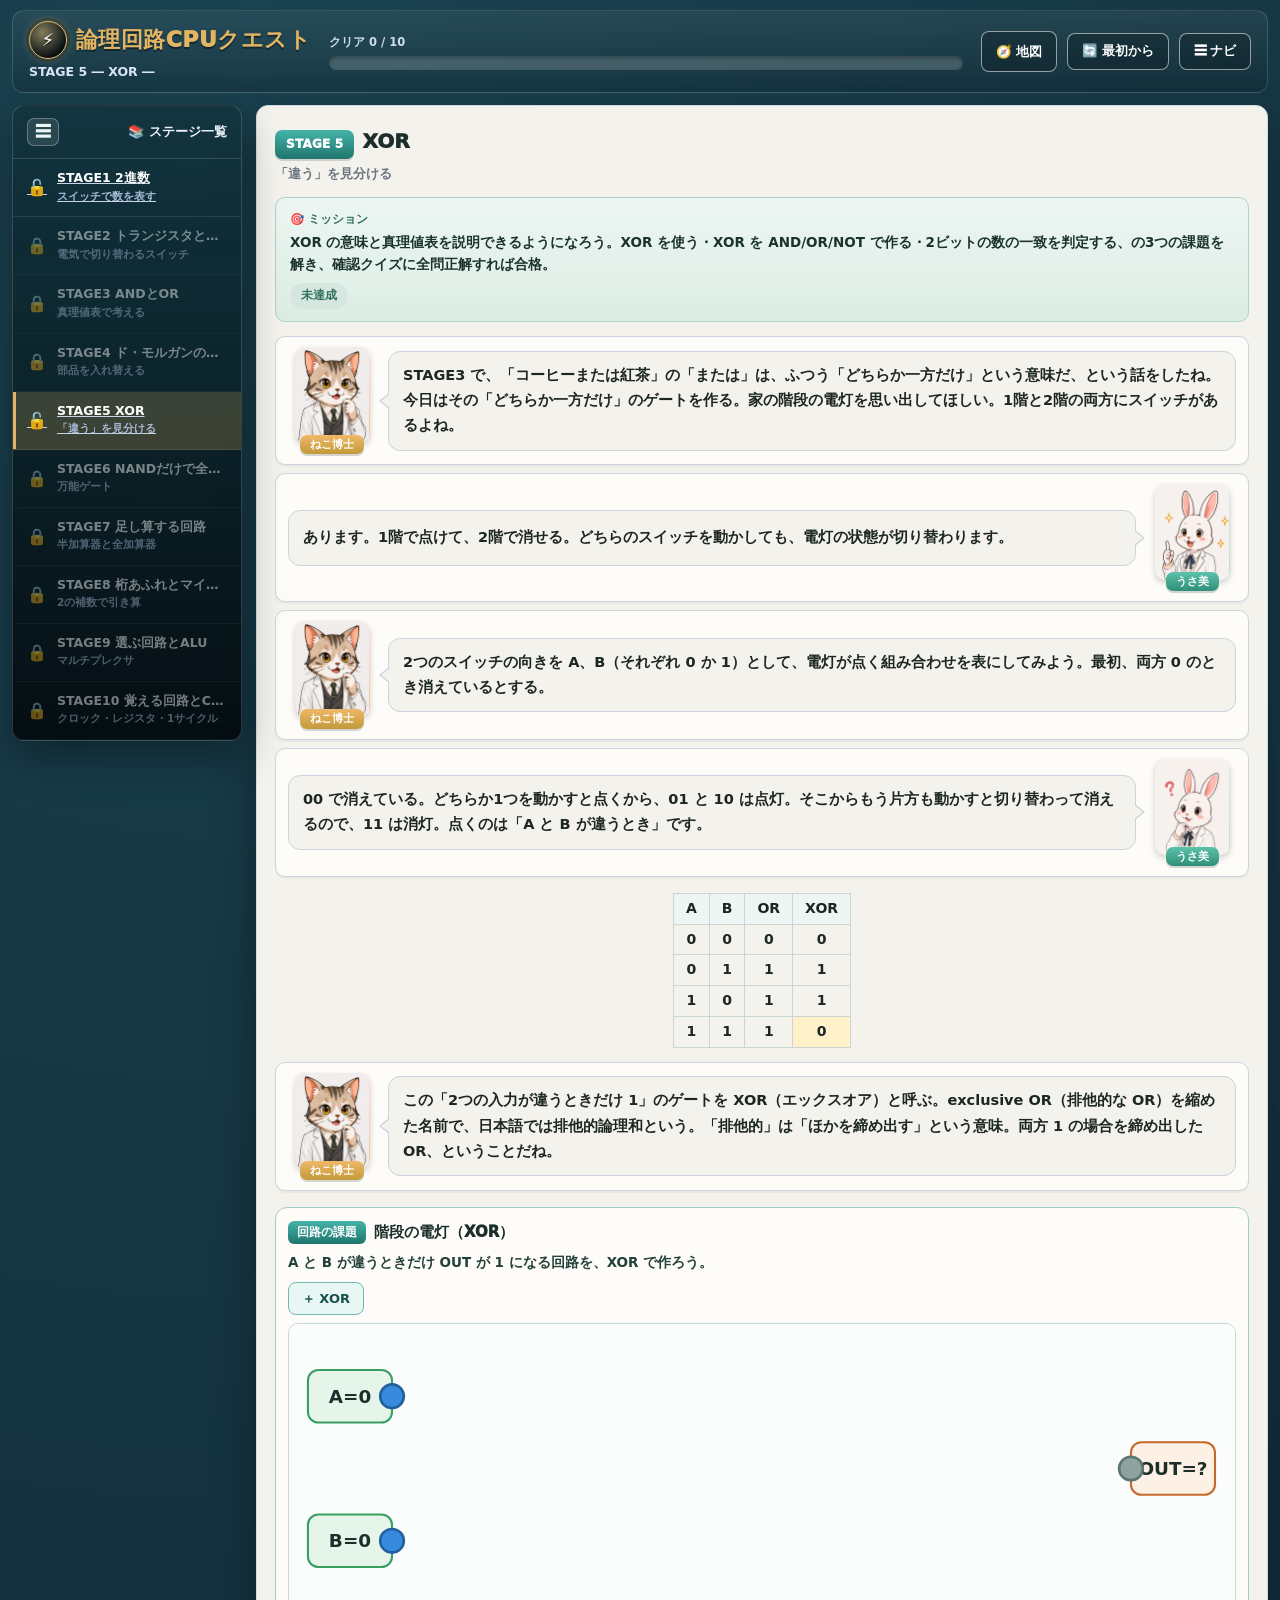
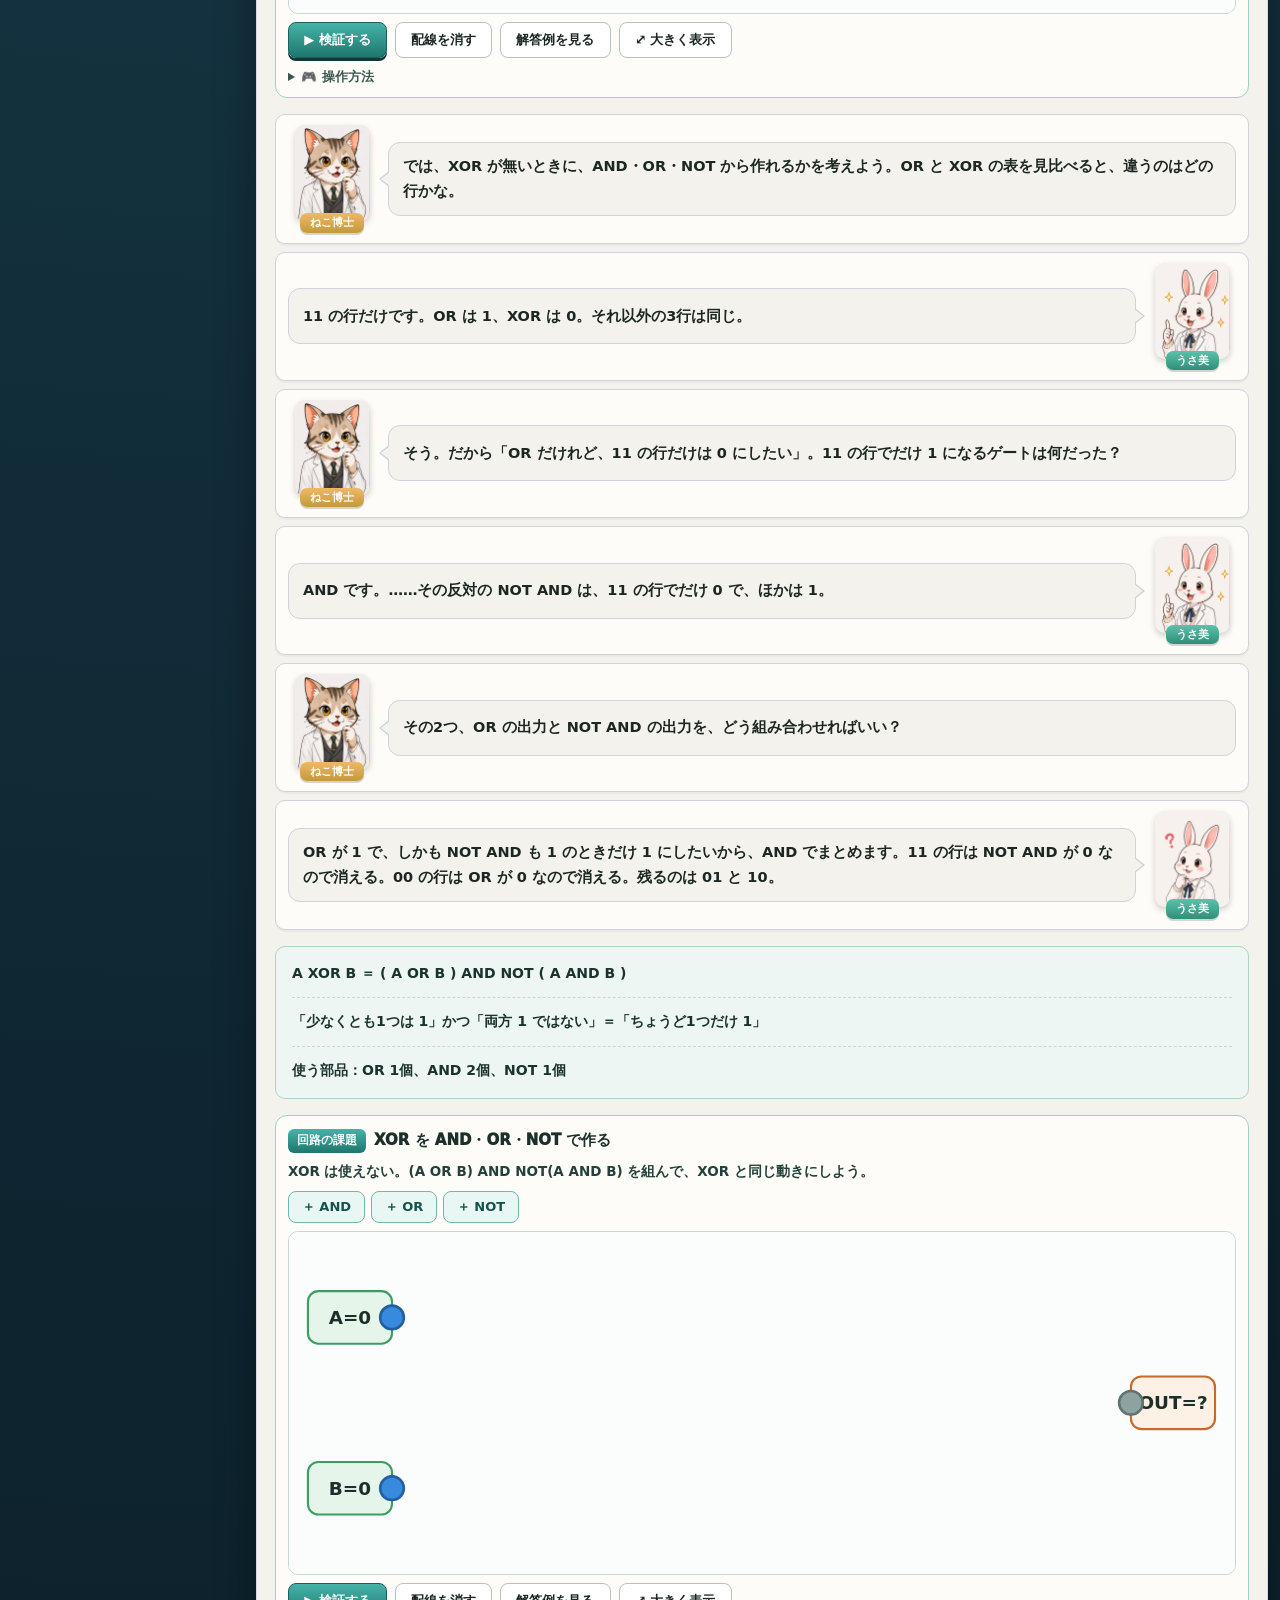
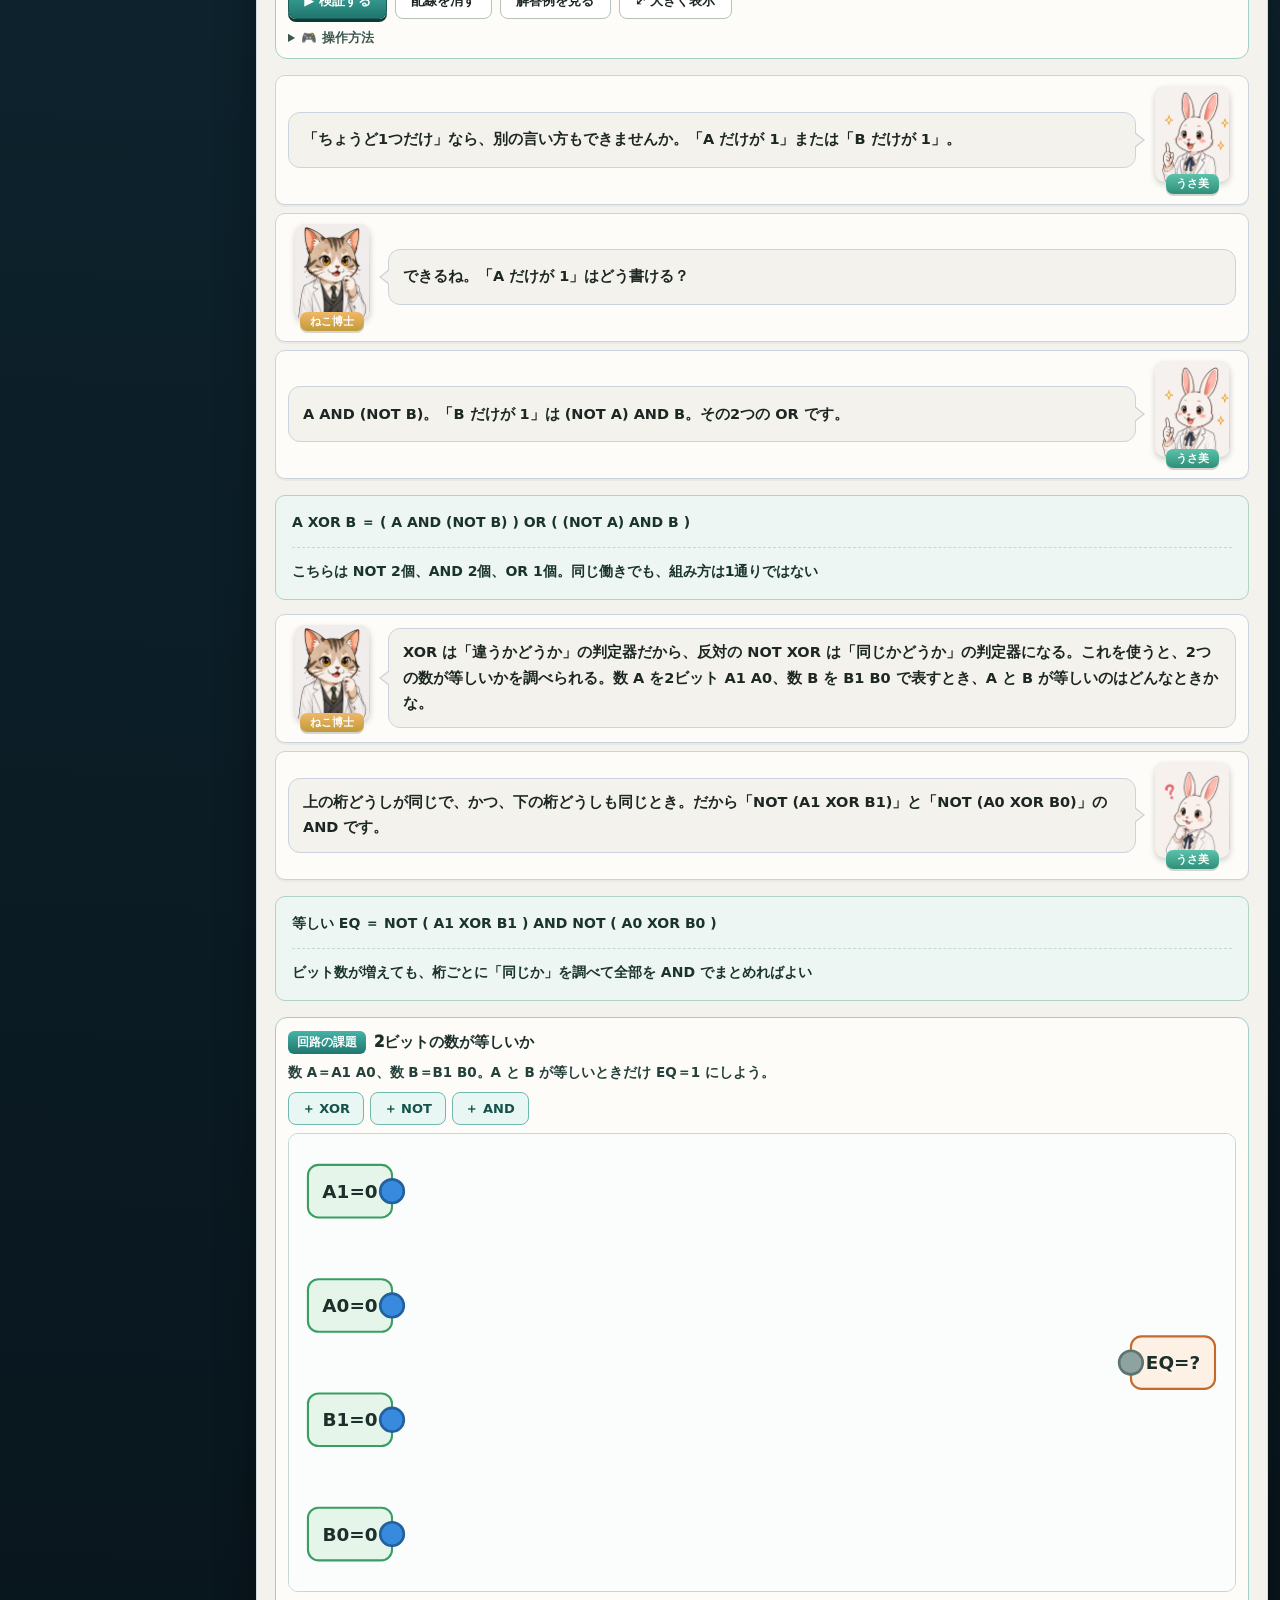
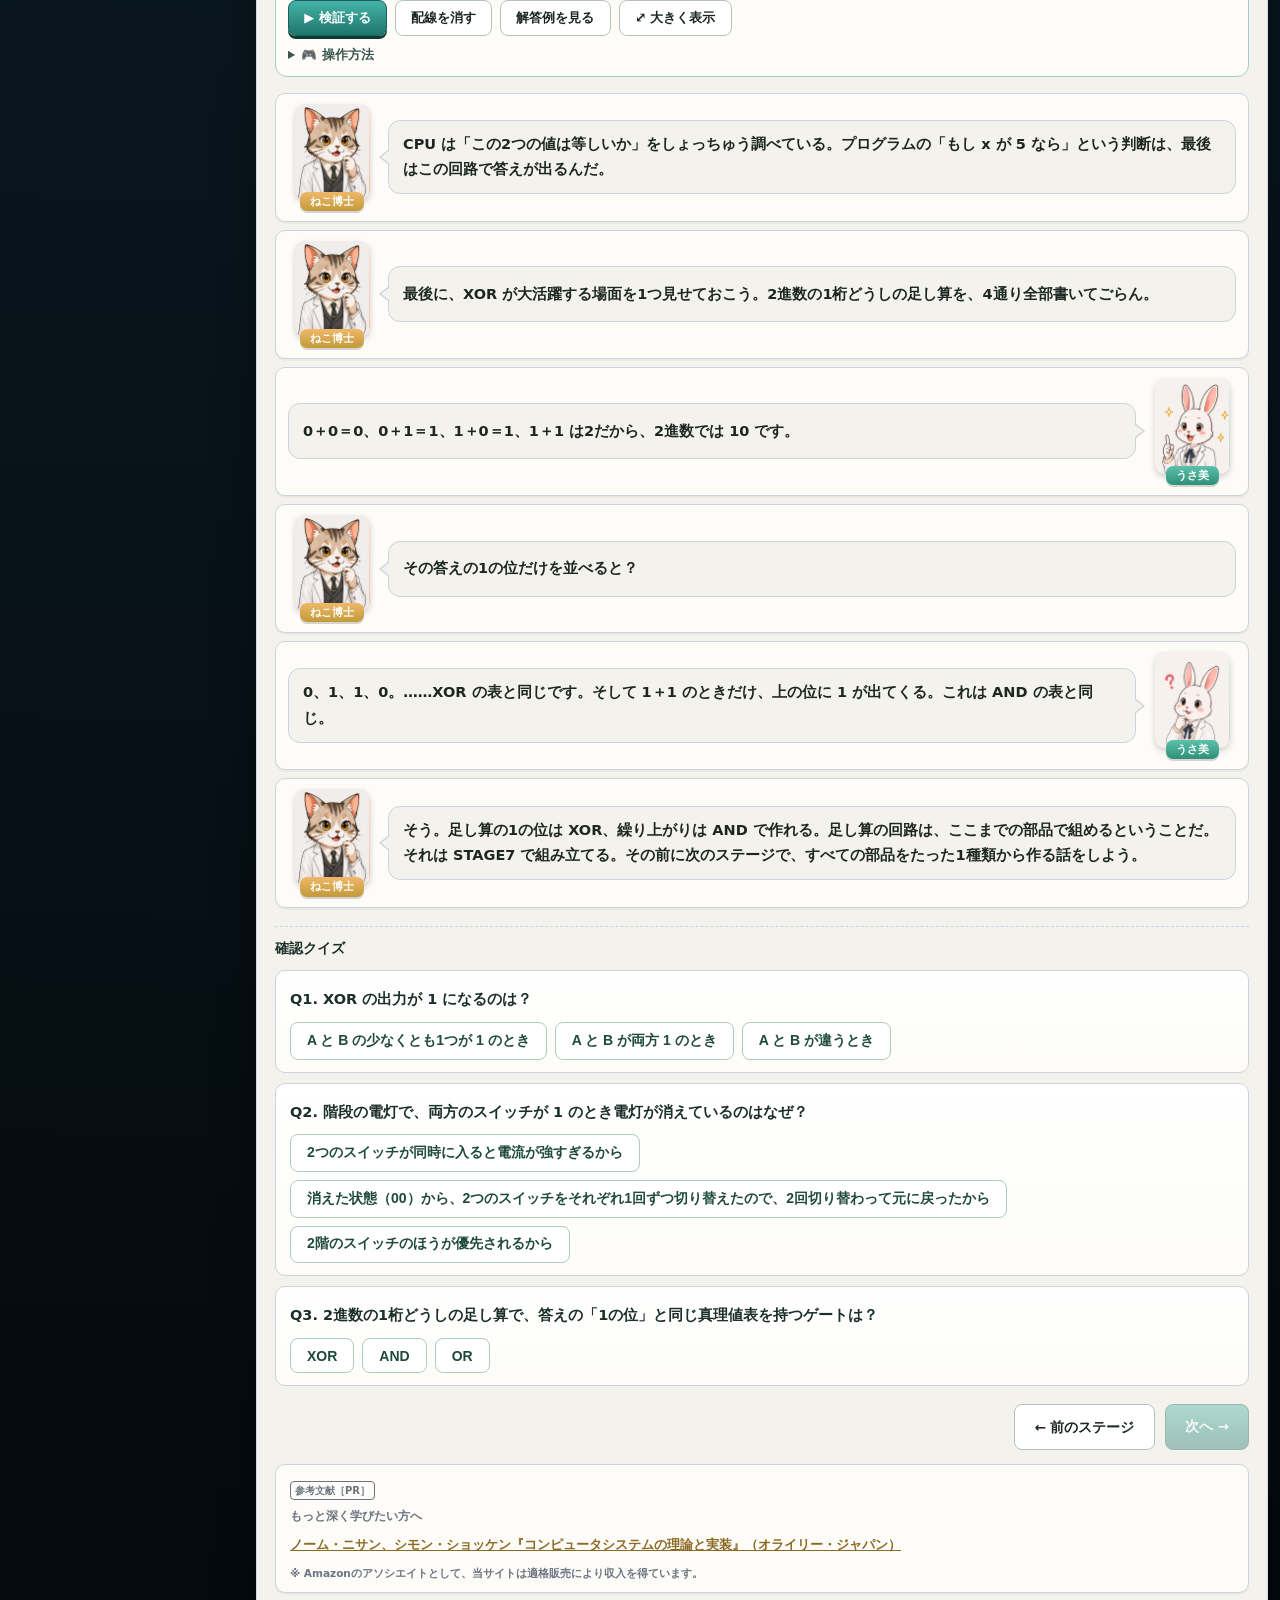
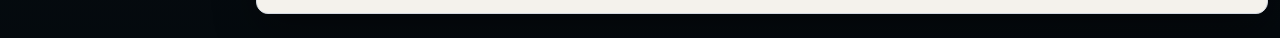
<file: stage5.html>
<!DOCTYPE html>
<html lang="ja">
<head>
<meta charset="UTF-8">
<meta name="viewport" content="width=device-width, initial-scale=1.0">
<meta name="theme-color" content="#0f2733">
<!-- Google tag (gtag.js) -->
<script async src="https://www.googletagmanager.com/gtag/js?id=G-9RTQCP2HXM"></script>
<script>
  window.dataLayer = window.dataLayer || [];
  function gtag(){dataLayer.push(arguments);}
  gtag('js', new Date());
  gtag('config', 'G-9RTQCP2HXM');
</script>
<title>STAGE5 XOR ― 論理回路CPUクエスト</title>
<meta name="description" content="「どちらか一方だけ」を表す XOR（排他的論理和）。階段の電灯のスイッチから意味をつかみ、AND・OR・NOT から XOR を組み立て、2つの数が等しいかを判定する回路まで作る。">
<link rel="canonical" href="https://informatics.habatakijuku.com/cpu-logic-game/stage5">
<meta property="og:type" content="article">
<meta property="og:site_name" content="論理回路CPUクエスト">
<meta property="og:locale" content="ja_JP">
<meta property="og:title" content="STAGE5 XOR ― 論理回路CPUクエスト">
<meta property="og:description" content="「違う」を見分ける XOR。階段の電灯から、数の一致の判定まで。">
<meta property="og:url" content="https://informatics.habatakijuku.com/cpu-logic-game/stage5">
<meta property="og:image" content="https://informatics.habatakijuku.com/images/ogp/cpu-logic-game.png">
<meta property="og:image:width" content="1200">
<meta property="og:image:height" content="630">
<meta name="twitter:card" content="summary_large_image">
<link rel="icon" href="data:image/svg+xml,<svg xmlns=%22http://www.w3.org/2000/svg%22 viewBox=%220 0 100 100%22><text y=%22.9em%22 font-size=%2290%22>⚡</text></svg>">
<link rel="stylesheet" href="design-system.css?v=20261108c">
<link rel="stylesheet" href="circuit.css?v=20261108c">
<script src="js/stages.js?v=20261108c"></script>
<script src="js/progress.js?v=20261108c"></script>
<script src="js/circuit.js?v=20261108c"></script>
<script src="js/labs.js?v=20261108c"></script>
</head>
<body>
<div class="app-shell side-collapsed" id="app-shell">
  <header class="game-header">
    <div class="brand">
      <div class="brand-title"><a class="head-reset home-badge" href="./" title="トップへ" aria-label="トップへ">⚡</a> <span>論理回路CPUクエスト</span></div>
      <div class="brand-sub">STAGE 5 ― XOR ―</div>
    </div>
    <div class="head-progress-wrap">
      <div class="head-progress-label" id="progress-label">クリア 0 / 10</div>
      <div class="head-progress" role="progressbar" aria-label="クリア済みステージ数" aria-valuemin="0" aria-valuemax="10" aria-valuenow="0"><div class="head-progress-fill" id="progress-fill" style="width:0%"></div></div>
    </div>
    <div class="header-actions">
      <a class="head-reset" href="/" title="情報の冒険（シリーズの地図）へ">🧭 地図</a>
      <button class="head-reset" id="btn-reset-all">🔄 最初から</button>
      <button class="head-reset" id="head-nav-toggle" title="ステージ一覧の表示切替">☰ ナビ</button>
    </div>
  </header>

  <div class="game-layout">
    <div class="side-backdrop" id="side-backdrop"></div>
    <aside class="side-panel">
      <div class="side-head">
        <button class="side-toggle" id="sidebar-toggle" title="ステージ一覧の表示切替" aria-label="ステージ一覧の表示切替">☰</button>
        <span class="side-head-text">📚 ステージ一覧</span>
      </div>
      <div class="side-list" id="side-list"></div>
    </aside>

    <main class="main-area">
      <div class="chapter-head">
        <span class="chapter-badge">STAGE 5</span><h1 class="chapter-title">XOR</h1>
        <div class="chapter-sub">「違う」を見分ける</div>
      </div>

      <div class="mission-box">
        <div class="mission-label">🎯 ミッション</div>
        <div class="mission-text">XOR の意味と真理値表を説明できるようになろう。XOR を使う・XOR を AND/OR/NOT で作る・2ビットの数の一致を判定する、の3つの課題を解き、確認クイズに全問正解すれば合格。</div>
        <span class="mission-status" id="mission-status">未達成</span>
      </div>

      <div class="dialogue-scene">
        <div class="dialog-row">
          <div class="dialog-character">
            <div class="dialog-avatar mentor"><img src="images/cat.webp" width="300" height="386" alt=""></div>
            <div class="dialog-name mentor">ねこ博士</div>
          </div>
          <div class="dialog-bubble">STAGE3 で、「コーヒーまたは紅茶」の「または」は、ふつう「どちらか一方だけ」という意味だ、という話をしたね。今日はその「どちらか一方だけ」のゲートを作る。家の階段の電灯を思い出してほしい。1階と2階の両方にスイッチがあるよね。</div>
        </div>
        <div class="dialog-row right">
          <div class="dialog-character">
            <div class="dialog-avatar student"><img src="images/rabbit.webp" width="300" height="386" alt=""></div>
            <div class="dialog-name student">うさ美</div>
          </div>
          <div class="dialog-bubble">あります。1階で点けて、2階で消せる。どちらのスイッチを動かしても、電灯の状態が切り替わります。</div>
        </div>
        <div class="dialog-row">
          <div class="dialog-character">
            <div class="dialog-avatar mentor"><img src="images/cat.webp" width="300" height="386" alt=""></div>
            <div class="dialog-name mentor">ねこ博士</div>
          </div>
          <div class="dialog-bubble">2つのスイッチの向きを A、B（それぞれ 0 か 1）として、電灯が点く組み合わせを表にしてみよう。最初、両方 0 のとき消えているとする。</div>
        </div>
        <div class="dialog-row right">
          <div class="dialog-character">
            <div class="dialog-avatar student"><img src="images/rabbitThink.webp" width="300" height="386" alt=""></div>
            <div class="dialog-name student">うさ美</div>
          </div>
          <div class="dialog-bubble"> 00 で消えている。どちらか1つを動かすと点くから、01 と 10 は点灯。そこからもう片方も動かすと切り替わって消えるので、11 は消灯。点くのは「A と B が<strong>違う</strong>とき」です。</div>
        </div>
      </div>
      <table class="tt"><tr><th>A</th><th>B</th><th>OR</th><th>XOR</th></tr><tr><td>0</td><td>0</td><td>0</td><td>0</td></tr><tr><td>0</td><td>1</td><td>1</td><td>1</td></tr><tr><td>1</td><td>0</td><td>1</td><td>1</td></tr><tr><td>1</td><td>1</td><td>1</td><td class="hl">0</td></tr></table>
      <div class="dialogue-scene">
        <div class="dialog-row">
          <div class="dialog-character">
            <div class="dialog-avatar mentor"><img src="images/cat.webp" width="300" height="386" alt=""></div>
            <div class="dialog-name mentor">ねこ博士</div>
          </div>
          <div class="dialog-bubble">この「2つの入力が違うときだけ 1」のゲートを <strong>XOR</strong>（エックスオア）と呼ぶ。exclusive OR（排他的な OR）を縮めた名前で、日本語では<strong>排他的論理和</strong>という。「排他的」は「ほかを締め出す」という意味。両方 1 の場合を締め出した OR、ということだね。</div>
        </div>
      </div>
      <div class="cp" id="pz-s5-xor"></div>
      <div class="dialogue-scene">
        <div class="dialog-row">
          <div class="dialog-character">
            <div class="dialog-avatar mentor"><img src="images/cat.webp" width="300" height="386" alt=""></div>
            <div class="dialog-name mentor">ねこ博士</div>
          </div>
          <div class="dialog-bubble">では、XOR が無いときに、AND・OR・NOT から作れるかを考えよう。OR と XOR の表を見比べると、違うのはどの行かな。</div>
        </div>
        <div class="dialog-row right">
          <div class="dialog-character">
            <div class="dialog-avatar student"><img src="images/rabbit.webp" width="300" height="386" alt=""></div>
            <div class="dialog-name student">うさ美</div>
          </div>
          <div class="dialog-bubble">11 の行だけです。OR は 1、XOR は 0。それ以外の3行は同じ。</div>
        </div>
        <div class="dialog-row">
          <div class="dialog-character">
            <div class="dialog-avatar mentor"><img src="images/cat.webp" width="300" height="386" alt=""></div>
            <div class="dialog-name mentor">ねこ博士</div>
          </div>
          <div class="dialog-bubble">そう。だから「OR だけれど、11 の行だけは 0 にしたい」。11 の行でだけ 1 になるゲートは何だった？</div>
        </div>
        <div class="dialog-row right">
          <div class="dialog-character">
            <div class="dialog-avatar student"><img src="images/rabbit.webp" width="300" height="386" alt=""></div>
            <div class="dialog-name student">うさ美</div>
          </div>
          <div class="dialog-bubble">AND です。……その反対の NOT AND は、11 の行でだけ 0 で、ほかは 1。</div>
        </div>
        <div class="dialog-row">
          <div class="dialog-character">
            <div class="dialog-avatar mentor"><img src="images/cat.webp" width="300" height="386" alt=""></div>
            <div class="dialog-name mentor">ねこ博士</div>
          </div>
          <div class="dialog-bubble">その2つ、OR の出力と NOT AND の出力を、どう組み合わせればいい？</div>
        </div>
        <div class="dialog-row right">
          <div class="dialog-character">
            <div class="dialog-avatar student"><img src="images/rabbitThink.webp" width="300" height="386" alt=""></div>
            <div class="dialog-name student">うさ美</div>
          </div>
          <div class="dialog-bubble"> OR が 1 で、<strong>しかも</strong> NOT AND も 1 のときだけ 1 にしたいから、AND でまとめます。11 の行は NOT AND が 0 なので消える。00 の行は OR が 0 なので消える。残るのは 01 と 10。</div>
        </div>
      </div>
      <div class="formula-box">
        <span class="step">A XOR B ＝ ( A OR B ) AND NOT ( A AND B )</span>
        <span class="step">「少なくとも1つは 1」かつ「両方 1 ではない」＝「ちょうど1つだけ 1」</span>
        <span class="step">使う部品：OR 1個、AND 2個、NOT 1個</span>
      </div>
      <div class="cp" id="pz-s5-xorbuild"></div>
      <div class="dialogue-scene">
        <div class="dialog-row right">
          <div class="dialog-character">
            <div class="dialog-avatar student"><img src="images/rabbit.webp" width="300" height="386" alt=""></div>
            <div class="dialog-name student">うさ美</div>
          </div>
          <div class="dialog-bubble">「ちょうど1つだけ」なら、別の言い方もできませんか。「A だけが 1」または「B だけが 1」。</div>
        </div>
        <div class="dialog-row">
          <div class="dialog-character">
            <div class="dialog-avatar mentor"><img src="images/cat.webp" width="300" height="386" alt=""></div>
            <div class="dialog-name mentor">ねこ博士</div>
          </div>
          <div class="dialog-bubble">できるね。「A だけが 1」はどう書ける？</div>
        </div>
        <div class="dialog-row right">
          <div class="dialog-character">
            <div class="dialog-avatar student"><img src="images/rabbit.webp" width="300" height="386" alt=""></div>
            <div class="dialog-name student">うさ美</div>
          </div>
          <div class="dialog-bubble">A AND (NOT B)。「B だけが 1」は (NOT A) AND B。その2つの OR です。</div>
        </div>
      </div>
      <div class="formula-box">
        <span class="step">A XOR B ＝ ( A AND (NOT B) ) OR ( (NOT A) AND B )</span>
        <span class="step">こちらは NOT 2個、AND 2個、OR 1個。同じ働きでも、組み方は1通りではない</span>
      </div>
      <div class="dialogue-scene">
        <div class="dialog-row">
          <div class="dialog-character">
            <div class="dialog-avatar mentor"><img src="images/cat.webp" width="300" height="386" alt=""></div>
            <div class="dialog-name mentor">ねこ博士</div>
          </div>
          <div class="dialog-bubble">XOR は「違うかどうか」の判定器だから、反対の NOT XOR は「<strong>同じかどうか</strong>」の判定器になる。これを使うと、2つの数が等しいかを調べられる。数 A を2ビット A1 A0、数 B を B1 B0 で表すとき、A と B が等しいのはどんなときかな。</div>
        </div>
        <div class="dialog-row right">
          <div class="dialog-character">
            <div class="dialog-avatar student"><img src="images/rabbitThink.webp" width="300" height="386" alt=""></div>
            <div class="dialog-name student">うさ美</div>
          </div>
          <div class="dialog-bubble"> 上の桁どうしが同じで、かつ、下の桁どうしも同じとき。だから「NOT (A1 XOR B1)」と「NOT (A0 XOR B0)」の AND です。</div>
        </div>
      </div>
      <div class="formula-box">
        <span class="step">等しい EQ ＝ NOT ( A1 XOR B1 ) AND NOT ( A0 XOR B0 )</span>
        <span class="step">ビット数が増えても、桁ごとに「同じか」を調べて全部を AND でまとめればよい</span>
      </div>
      <div class="cp" id="pz-s5-eq"></div>
      <div class="dialogue-scene">
        <div class="dialog-row">
          <div class="dialog-character">
            <div class="dialog-avatar mentor"><img src="images/cat.webp" width="300" height="386" alt=""></div>
            <div class="dialog-name mentor">ねこ博士</div>
          </div>
          <div class="dialog-bubble">CPU は「この2つの値は等しいか」をしょっちゅう調べている。プログラムの「もし x が 5 なら」という判断は、最後はこの回路で答えが出るんだ。</div>
        </div>
        <div class="dialog-row">
          <div class="dialog-character">
            <div class="dialog-avatar mentor"><img src="images/cat.webp" width="300" height="386" alt=""></div>
            <div class="dialog-name mentor">ねこ博士</div>
          </div>
          <div class="dialog-bubble">最後に、XOR が大活躍する場面を1つ見せておこう。2進数の1桁どうしの足し算を、4通り全部書いてごらん。</div>
        </div>
        <div class="dialog-row right">
          <div class="dialog-character">
            <div class="dialog-avatar student"><img src="images/rabbit.webp" width="300" height="386" alt=""></div>
            <div class="dialog-name student">うさ美</div>
          </div>
          <div class="dialog-bubble">0＋0＝0、0＋1＝1、1＋0＝1、1＋1 は2だから、2進数では 10 です。</div>
        </div>
        <div class="dialog-row">
          <div class="dialog-character">
            <div class="dialog-avatar mentor"><img src="images/cat.webp" width="300" height="386" alt=""></div>
            <div class="dialog-name mentor">ねこ博士</div>
          </div>
          <div class="dialog-bubble">その答えの<strong>1の位だけ</strong>を並べると？</div>
        </div>
        <div class="dialog-row right">
          <div class="dialog-character">
            <div class="dialog-avatar student"><img src="images/rabbitThink.webp" width="300" height="386" alt=""></div>
            <div class="dialog-name student">うさ美</div>
          </div>
          <div class="dialog-bubble"> 0、1、1、0。……XOR の表と同じです。そして 1＋1 のときだけ、上の位に 1 が出てくる。これは AND の表と同じ。</div>
        </div>
        <div class="dialog-row">
          <div class="dialog-character">
            <div class="dialog-avatar mentor"><img src="images/cat.webp" width="300" height="386" alt=""></div>
            <div class="dialog-name mentor">ねこ博士</div>
          </div>
          <div class="dialog-bubble">そう。足し算の1の位は XOR、繰り上がりは AND で作れる。足し算の回路は、ここまでの部品で組めるということだ。それは STAGE7 で組み立てる。その前に次のステージで、すべての部品をたった1種類から作る話をしよう。</div>
        </div>
      </div>
      <script>
      CircuitPuzzle.mount(document.getElementById("pz-s5-xor"), {
        id: "cpu-s5-xor", title: "階段の電灯（XOR）",
        desc: "A と B が違うときだけ OUT が 1 になる回路を、XOR で作ろう。",
        inputs: ["A", "B"], outputs: ["OUT"], gates: ["XOR"], height: 220,
        truth: function (A, B) { return [A !== B ? 1 : 0]; },
        solution: function (k) { var g = k.add("XOR", 0.45, 0.5); k.wire(k.inp[0], g, 0); k.wire(k.inp[1], g, 1); k.wire(g, k.out[0]); }
      });
      CircuitPuzzle.mount(document.getElementById("pz-s5-xorbuild"), {
        id: "cpu-s5-xorbuild", title: "XOR を AND・OR・NOT で作る",
        desc: "XOR は使えない。(A OR B) AND NOT(A AND B) を組んで、XOR と同じ動きにしよう。",
        inputs: ["A", "B"], outputs: ["OUT"], gates: ["AND", "OR", "NOT"], height: 260,
        truth: function (A, B) { return [A !== B ? 1 : 0]; },
        solution: function (k) { var o = k.add("OR", 0.22, 0.25), a1 = k.add("AND", 0.22, 0.75), n = k.add("NOT", 0.46, 0.75), a2 = k.add("AND", 0.68, 0.5); k.wire(k.inp[0], o, 0); k.wire(k.inp[1], o, 1); k.wire(k.inp[0], a1, 0); k.wire(k.inp[1], a1, 1); k.wire(a1, n); k.wire(o, a2, 0); k.wire(n, a2, 1); k.wire(a2, k.out[0]); }
      });
      CircuitPuzzle.mount(document.getElementById("pz-s5-eq"), {
        id: "cpu-s5-eq", title: "2ビットの数が等しいか",
        desc: "数 A＝A1 A0、数 B＝B1 B0。A と B が等しいときだけ EQ＝1 にしよう。",
        inputs: ["A1", "A0", "B1", "B0"], outputs: ["EQ"], gates: ["XOR", "NOT", "AND"],
        truth: function (A1, A0, B1, B0) { return [A1 === B1 && A0 === B0 ? 1 : 0]; },
        solution: function (k) { var x1 = k.add("XOR", 0.22, 0.25), x0 = k.add("XOR", 0.22, 0.72), n1 = k.add("NOT", 0.44, 0.25), n0 = k.add("NOT", 0.44, 0.72), a = k.add("AND", 0.66, 0.5); k.wire(k.inp[0], x1, 0); k.wire(k.inp[2], x1, 1); k.wire(k.inp[1], x0, 0); k.wire(k.inp[3], x0, 1); k.wire(x1, n1); k.wire(x0, n0); k.wire(n1, a, 0); k.wire(n0, a, 1); k.wire(a, k.out[0]); }
      });
      </script>

      <h2 class="quiz-head">確認クイズ</h2>
      <div class="quiz-card" data-quiz>
        <p class="quiz-q">Q1. XOR の出力が 1 になるのは？</p>
        <div class="choice-list">
          <button class="choice-btn">A と B の少なくとも1つが 1 のとき</button>
          <button class="choice-btn">A と B が両方 1 のとき</button>
          <button class="choice-btn">A と B が違うとき</button>
        </div>
        <div class="quiz-explain" hidden>正解！ XOR は「ちょうど1つだけ 1」。両方 1 の行を締め出した OR、と覚えてもよい。</div>
      </div>
      <div class="quiz-card" data-quiz>
        <p class="quiz-q">Q2. 階段の電灯で、両方のスイッチが 1 のとき電灯が消えているのはなぜ？</p>
        <div class="choice-list">
          <button class="choice-btn">2つのスイッチが同時に入ると電流が強すぎるから</button>
          <button class="choice-btn">消えた状態（00）から、2つのスイッチをそれぞれ1回ずつ切り替えたので、2回切り替わって元に戻ったから</button>
          <button class="choice-btn">2階のスイッチのほうが優先されるから</button>
        </div>
        <div class="quiz-explain" hidden>正解！ どちらのスイッチを動かしても状態が反転する。00 から2回反転すると元の「消灯」。これがちょうど XOR の性質。</div>
      </div>
      <div class="quiz-card" data-quiz>
        <p class="quiz-q">Q3. 2進数の1桁どうしの足し算で、答えの「1の位」と同じ真理値表を持つゲートは？</p>
        <div class="choice-list">
          <button class="choice-btn">XOR</button>
          <button class="choice-btn">AND</button>
          <button class="choice-btn">OR</button>
        </div>
        <div class="quiz-explain" hidden>正解！ 0＋0＝0、0＋1＝1、1＋0＝1、1＋1＝10。1の位は 0,1,1,0 で XOR と同じ。繰り上がり（0,0,0,1）は AND と同じ。</div>
      </div>

      <div class="stage-nav">
        <a class="btn" href="stage4.html">← 前のステージ</a>
        <button class="btn btn-primary" id="btn-next" disabled>次へ →</button>
      </div>

      <div id="book-recommend"></div>
    </main>
  </div>
</div>

<script>QUEST.initStagePage(5);</script>

<script src="https://my.habatakijuku.com/sync.js" defer></script>
</body>
</html>
</file>
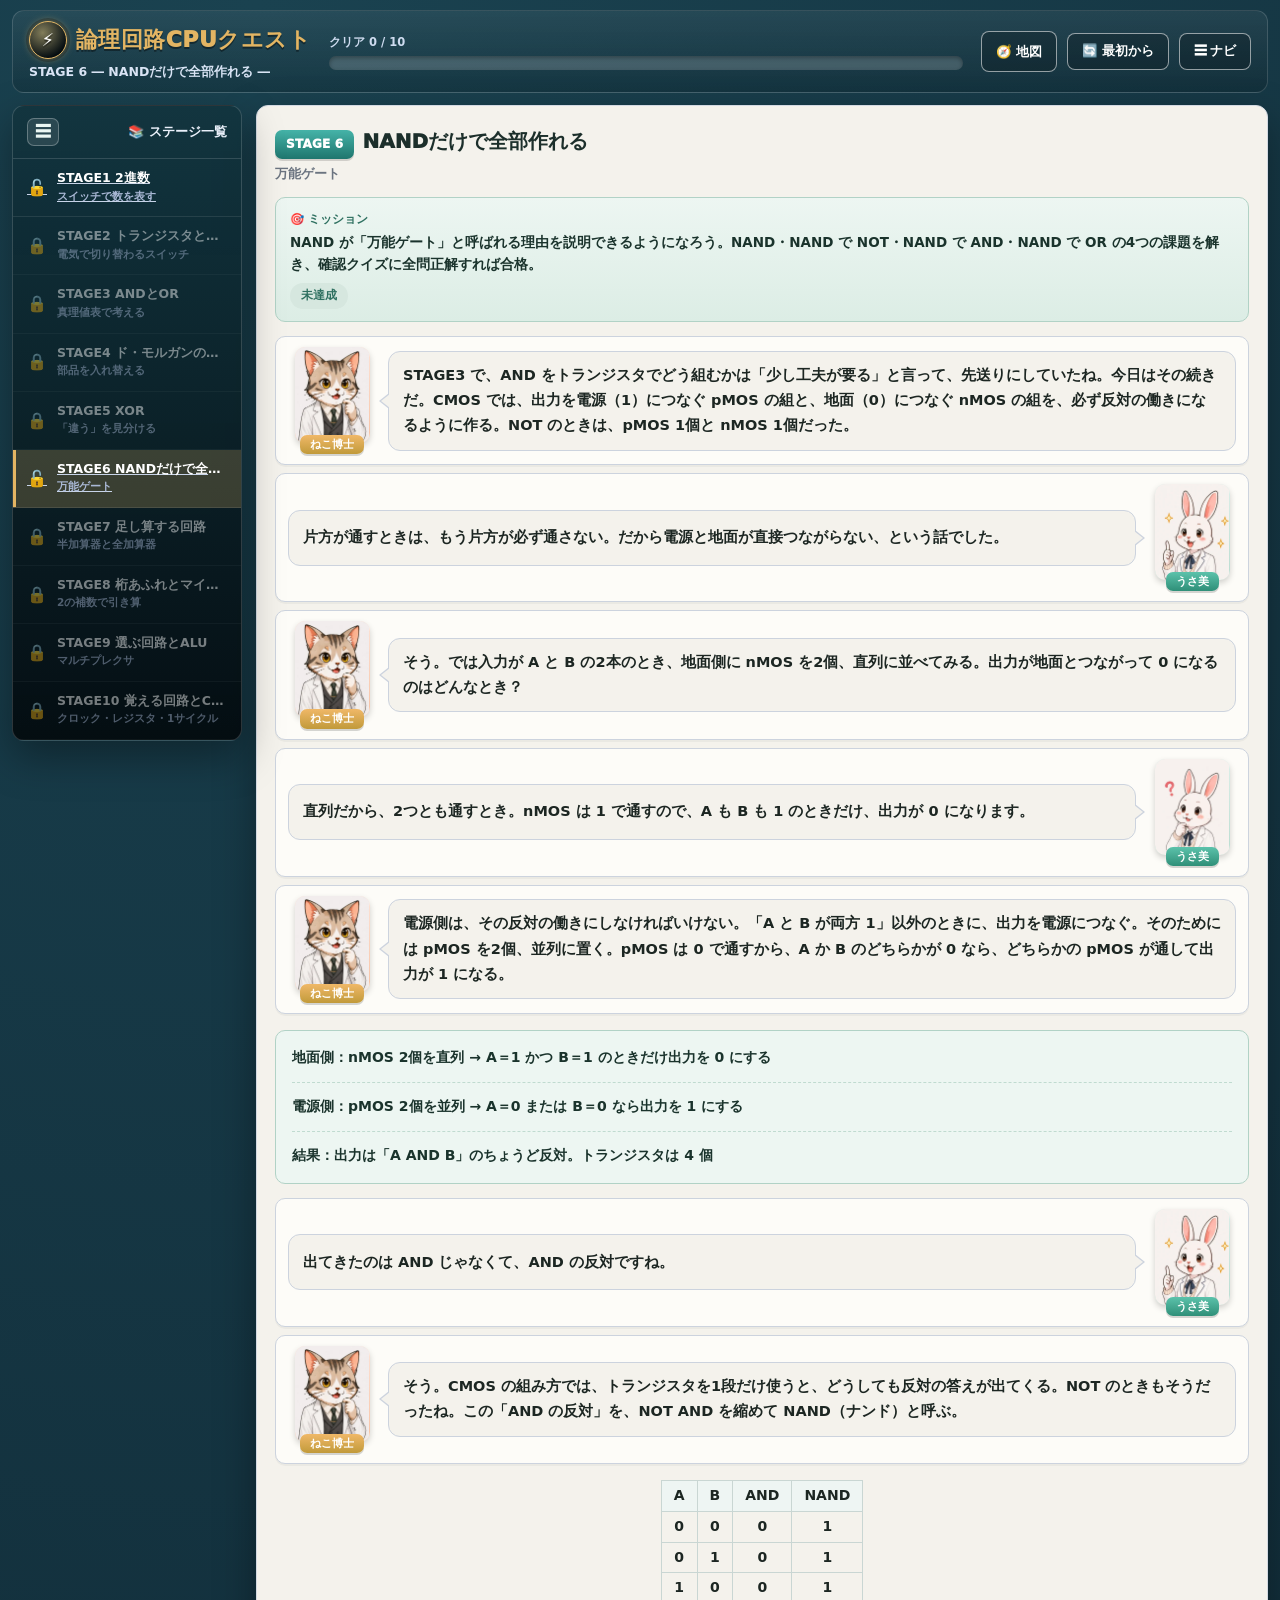
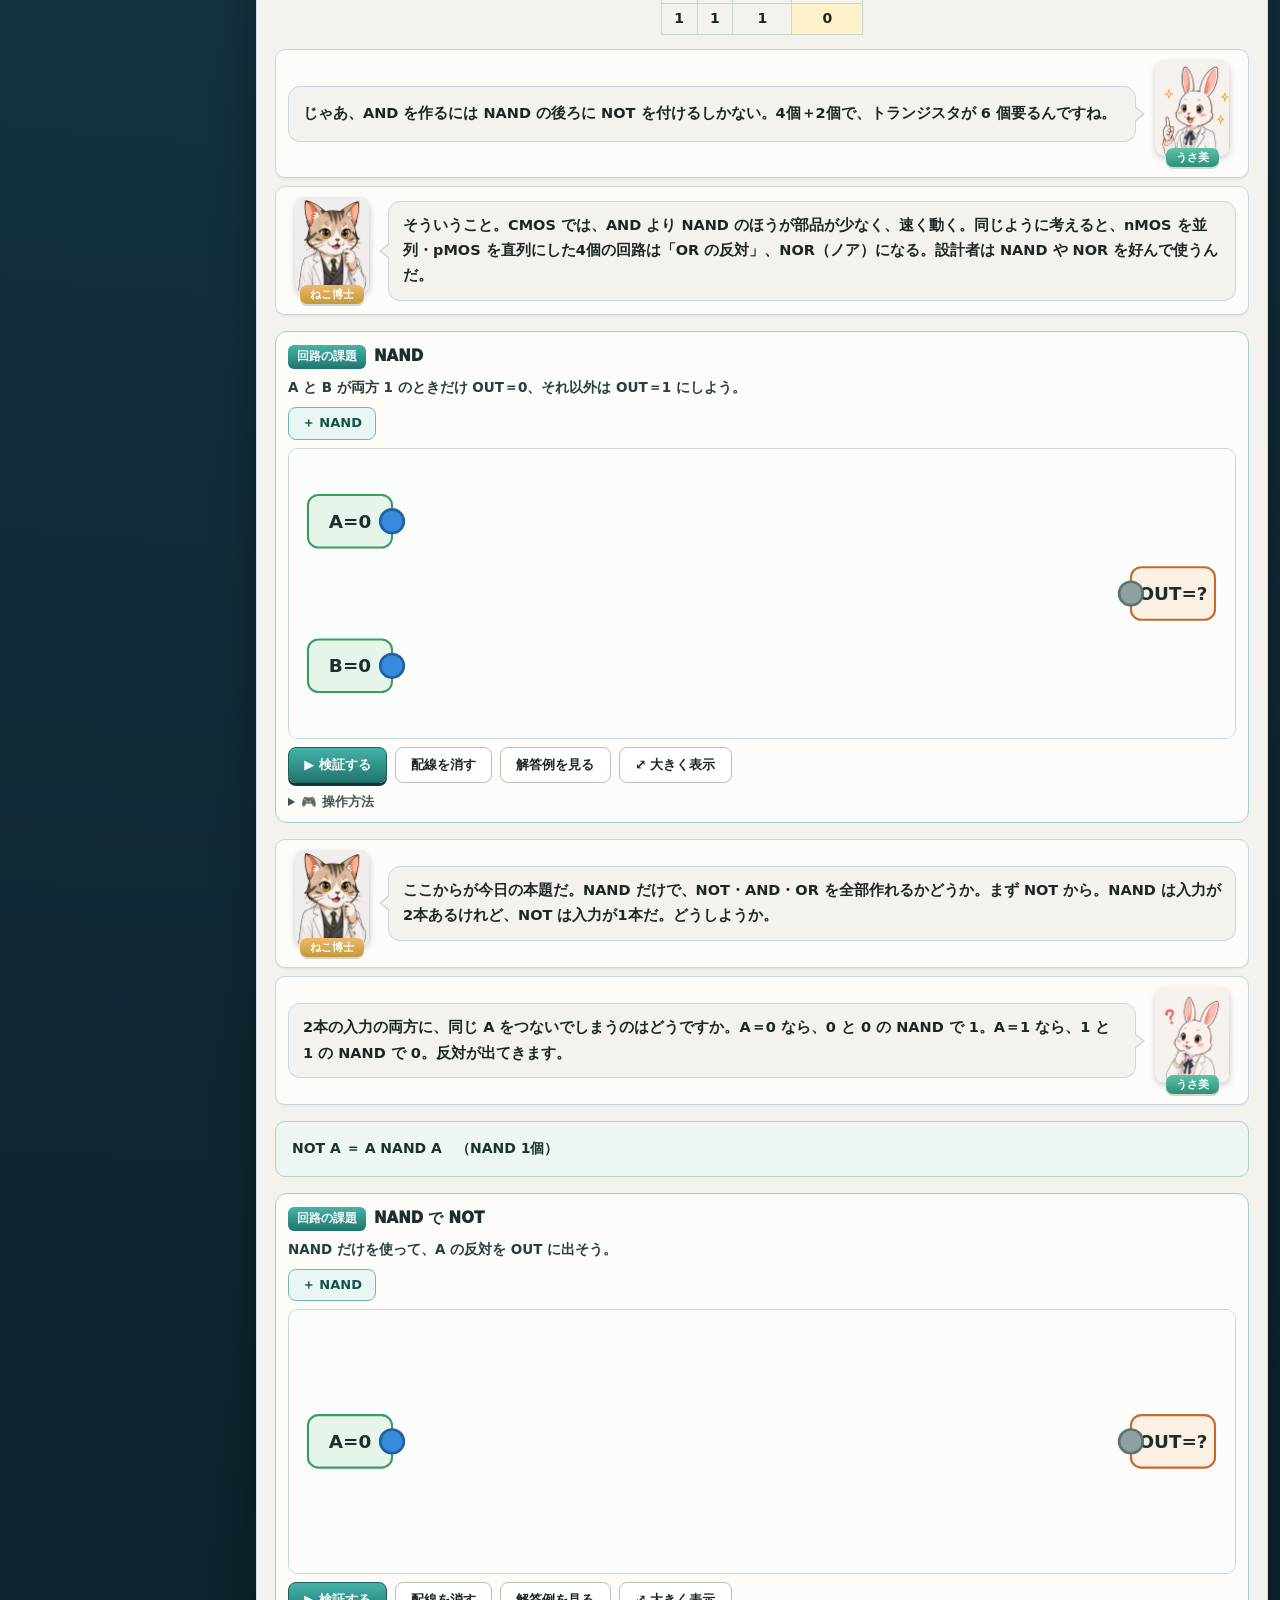
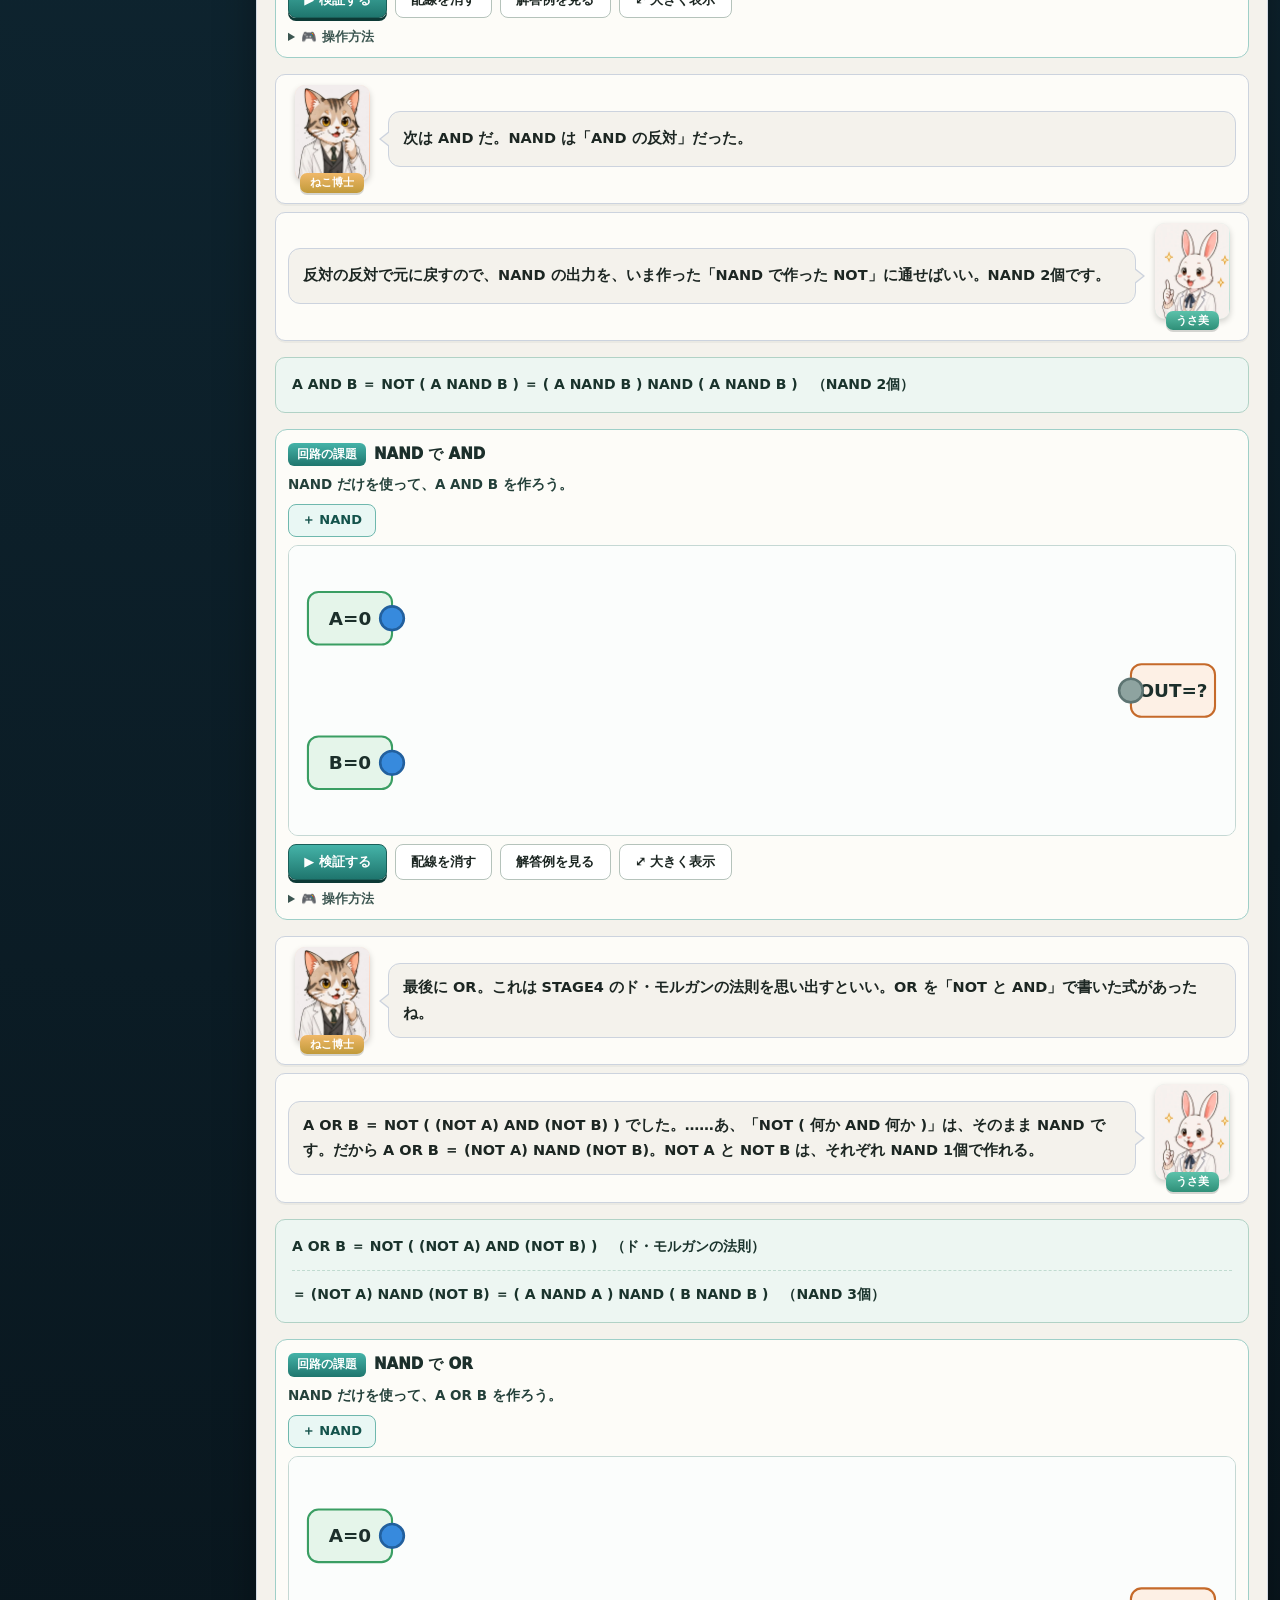
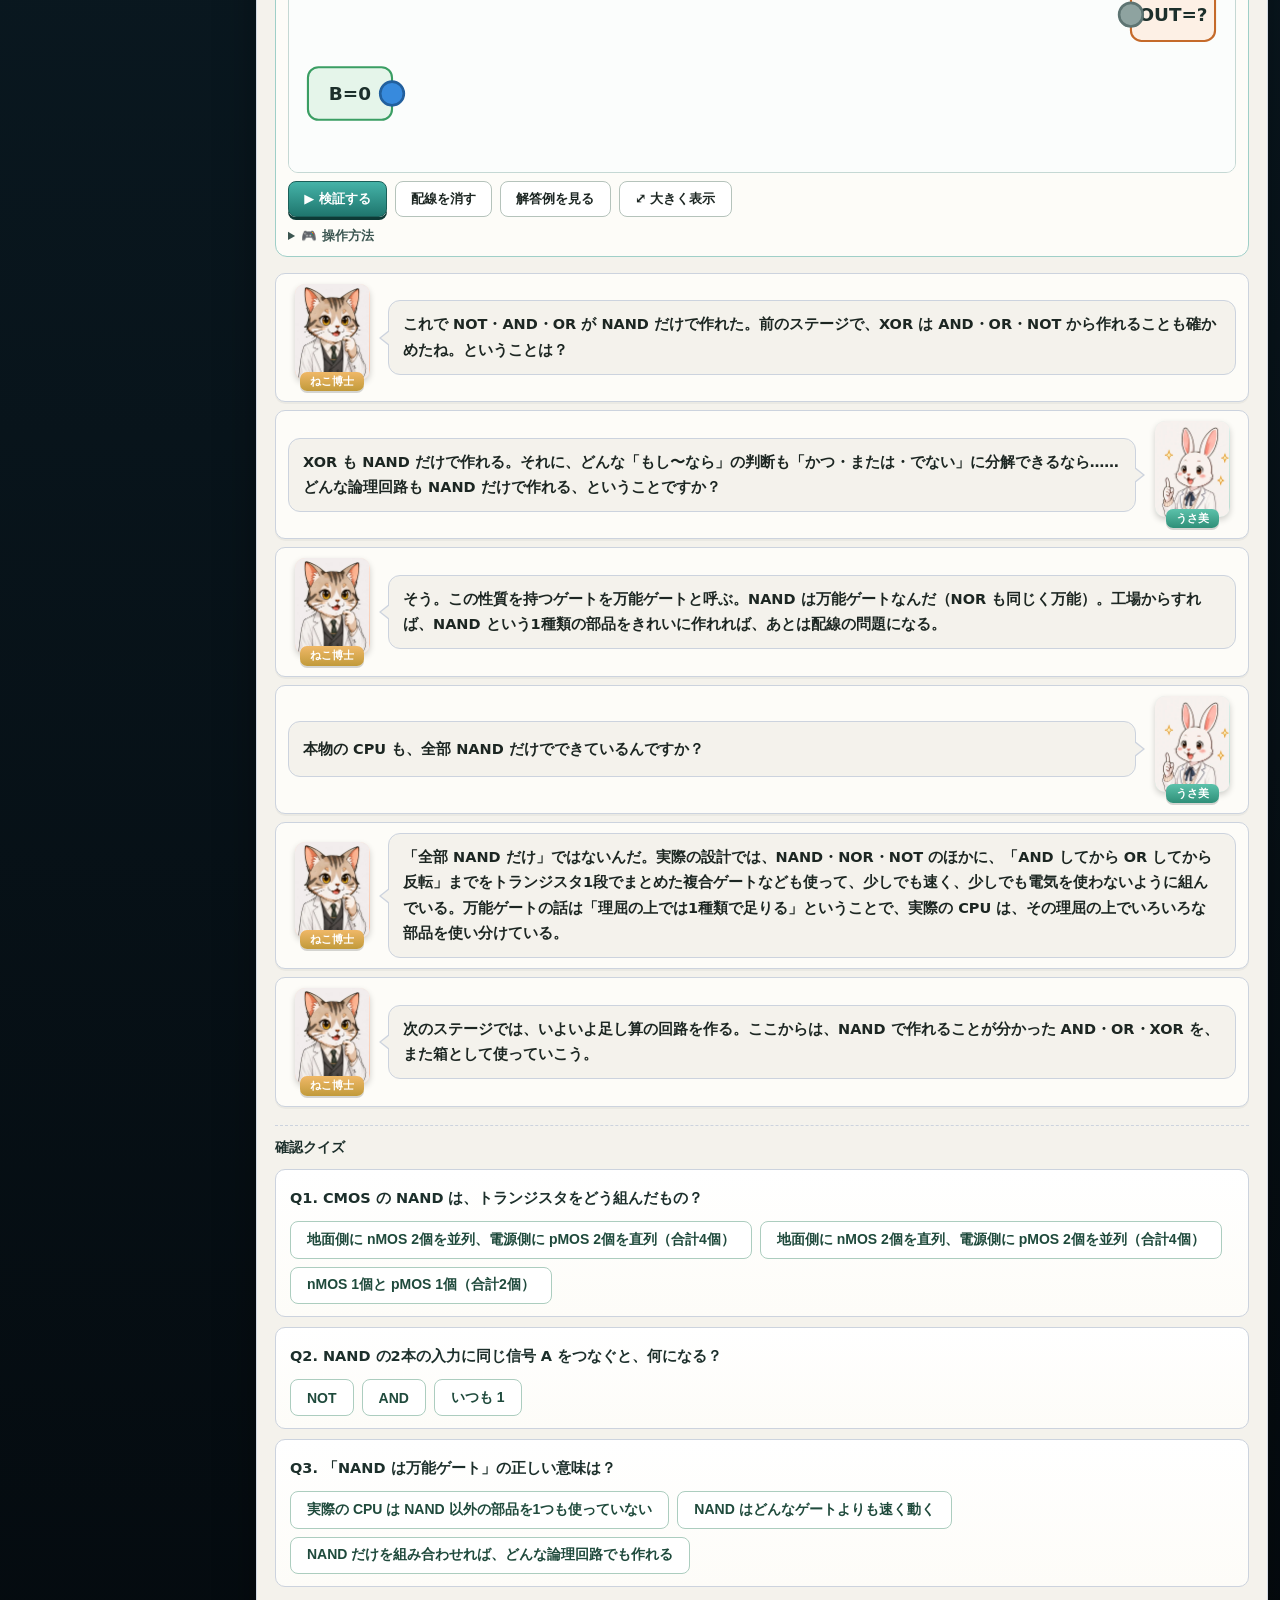
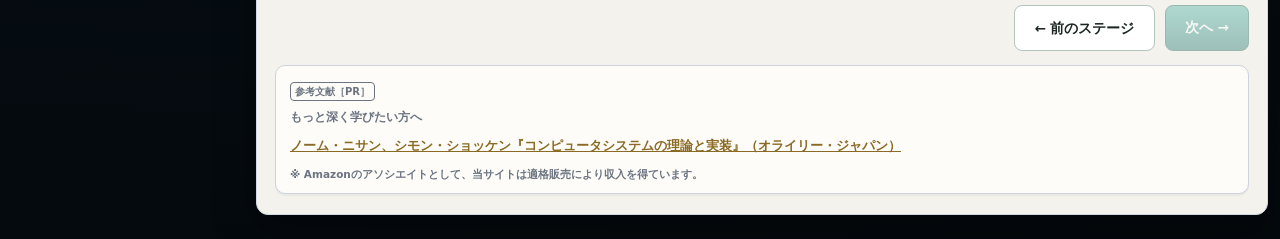
<file: stage6.html>
<!DOCTYPE html>
<html lang="ja">
<head>
<meta charset="UTF-8">
<meta name="viewport" content="width=device-width, initial-scale=1.0">
<meta name="theme-color" content="#0f2733">
<!-- Google tag (gtag.js) -->
<script async src="https://www.googletagmanager.com/gtag/js?id=G-9RTQCP2HXM"></script>
<script>
  window.dataLayer = window.dataLayer || [];
  function gtag(){dataLayer.push(arguments);}
  gtag('js', new Date());
  gtag('config', 'G-9RTQCP2HXM');
</script>
<title>STAGE6 NANDだけで全部作れる ― 論理回路CPUクエスト</title>
<meta name="description" content="NAND（AND の反対）は CMOS でトランジスタ4個という一番少ない部品で作れ、しかも NAND だけで NOT・AND・OR を全部作れる。トランジスタの直列・並列から NAND の中身を説明し、万能ゲートであることを自分の回路で証明する。">
<link rel="canonical" href="https://informatics.habatakijuku.com/cpu-logic-game/stage6">
<meta property="og:type" content="article">
<meta property="og:site_name" content="論理回路CPUクエスト">
<meta property="og:locale" content="ja_JP">
<meta property="og:title" content="STAGE6 NANDだけで全部作れる ― 論理回路CPUクエスト">
<meta property="og:description" content="NAND 1種類で全部作れる。トランジスタ4個の NAND と、万能ゲートの証明。">
<meta property="og:url" content="https://informatics.habatakijuku.com/cpu-logic-game/stage6">
<meta property="og:image" content="https://informatics.habatakijuku.com/images/ogp/cpu-logic-game.png">
<meta property="og:image:width" content="1200">
<meta property="og:image:height" content="630">
<meta name="twitter:card" content="summary_large_image">
<link rel="icon" href="data:image/svg+xml,<svg xmlns=%22http://www.w3.org/2000/svg%22 viewBox=%220 0 100 100%22><text y=%22.9em%22 font-size=%2290%22>⚡</text></svg>">
<link rel="stylesheet" href="design-system.css?v=20261108c">
<link rel="stylesheet" href="circuit.css?v=20261108c">
<script src="js/stages.js?v=20261108c"></script>
<script src="js/progress.js?v=20261108c"></script>
<script src="js/circuit.js?v=20261108c"></script>
<script src="js/labs.js?v=20261108c"></script>
</head>
<body>
<div class="app-shell side-collapsed" id="app-shell">
  <header class="game-header">
    <div class="brand">
      <div class="brand-title"><a class="head-reset home-badge" href="./" title="トップへ" aria-label="トップへ">⚡</a> <span>論理回路CPUクエスト</span></div>
      <div class="brand-sub">STAGE 6 ― NANDだけで全部作れる ―</div>
    </div>
    <div class="head-progress-wrap">
      <div class="head-progress-label" id="progress-label">クリア 0 / 10</div>
      <div class="head-progress" role="progressbar" aria-label="クリア済みステージ数" aria-valuemin="0" aria-valuemax="10" aria-valuenow="0"><div class="head-progress-fill" id="progress-fill" style="width:0%"></div></div>
    </div>
    <div class="header-actions">
      <a class="head-reset" href="/" title="情報の冒険（シリーズの地図）へ">🧭 地図</a>
      <button class="head-reset" id="btn-reset-all">🔄 最初から</button>
      <button class="head-reset" id="head-nav-toggle" title="ステージ一覧の表示切替">☰ ナビ</button>
    </div>
  </header>

  <div class="game-layout">
    <div class="side-backdrop" id="side-backdrop"></div>
    <aside class="side-panel">
      <div class="side-head">
        <button class="side-toggle" id="sidebar-toggle" title="ステージ一覧の表示切替" aria-label="ステージ一覧の表示切替">☰</button>
        <span class="side-head-text">📚 ステージ一覧</span>
      </div>
      <div class="side-list" id="side-list"></div>
    </aside>

    <main class="main-area">
      <div class="chapter-head">
        <span class="chapter-badge">STAGE 6</span><h1 class="chapter-title">NANDだけで全部作れる</h1>
        <div class="chapter-sub">万能ゲート</div>
      </div>

      <div class="mission-box">
        <div class="mission-label">🎯 ミッション</div>
        <div class="mission-text">NAND が「万能ゲート」と呼ばれる理由を説明できるようになろう。NAND・NAND で NOT・NAND で AND・NAND で OR の4つの課題を解き、確認クイズに全問正解すれば合格。</div>
        <span class="mission-status" id="mission-status">未達成</span>
      </div>

      <div class="dialogue-scene">
        <div class="dialog-row">
          <div class="dialog-character">
            <div class="dialog-avatar mentor"><img src="images/cat.webp" width="300" height="386" alt=""></div>
            <div class="dialog-name mentor">ねこ博士</div>
          </div>
          <div class="dialog-bubble">STAGE3 で、AND をトランジスタでどう組むかは「少し工夫が要る」と言って、先送りにしていたね。今日はその続きだ。CMOS では、出力を電源（1）につなぐ pMOS の組と、地面（0）につなぐ nMOS の組を、必ず<strong>反対の働き</strong>になるように作る。NOT のときは、pMOS 1個と nMOS 1個だった。</div>
        </div>
        <div class="dialog-row right">
          <div class="dialog-character">
            <div class="dialog-avatar student"><img src="images/rabbit.webp" width="300" height="386" alt=""></div>
            <div class="dialog-name student">うさ美</div>
          </div>
          <div class="dialog-bubble">片方が通すときは、もう片方が必ず通さない。だから電源と地面が直接つながらない、という話でした。</div>
        </div>
        <div class="dialog-row">
          <div class="dialog-character">
            <div class="dialog-avatar mentor"><img src="images/cat.webp" width="300" height="386" alt=""></div>
            <div class="dialog-name mentor">ねこ博士</div>
          </div>
          <div class="dialog-bubble">そう。では入力が A と B の2本のとき、地面側に <strong>nMOS を2個、直列</strong>に並べてみる。出力が地面とつながって 0 になるのはどんなとき？</div>
        </div>
        <div class="dialog-row right">
          <div class="dialog-character">
            <div class="dialog-avatar student"><img src="images/rabbitThink.webp" width="300" height="386" alt=""></div>
            <div class="dialog-name student">うさ美</div>
          </div>
          <div class="dialog-bubble"> 直列だから、2つとも通すとき。nMOS は 1 で通すので、A も B も 1 のときだけ、出力が 0 になります。</div>
        </div>
        <div class="dialog-row">
          <div class="dialog-character">
            <div class="dialog-avatar mentor"><img src="images/cat.webp" width="300" height="386" alt=""></div>
            <div class="dialog-name mentor">ねこ博士</div>
          </div>
          <div class="dialog-bubble">電源側は、その反対の働きにしなければいけない。「A と B が両方 1」以外のときに、出力を電源につなぐ。そのためには <strong>pMOS を2個、並列</strong>に置く。pMOS は 0 で通すから、A か B のどちらかが 0 なら、どちらかの pMOS が通して出力が 1 になる。</div>
        </div>
      </div>
      <div class="formula-box">
        <span class="step">地面側：nMOS 2個を直列 → A＝1 かつ B＝1 のときだけ出力を 0 にする</span>
        <span class="step">電源側：pMOS 2個を並列 → A＝0 または B＝0 なら出力を 1 にする</span>
        <span class="step">結果：出力は「A AND B」のちょうど反対。トランジスタは 4 個</span>
      </div>
      <div class="dialogue-scene">
        <div class="dialog-row right">
          <div class="dialog-character">
            <div class="dialog-avatar student"><img src="images/rabbit.webp" width="300" height="386" alt=""></div>
            <div class="dialog-name student">うさ美</div>
          </div>
          <div class="dialog-bubble">出てきたのは AND じゃなくて、AND の反対ですね。</div>
        </div>
        <div class="dialog-row">
          <div class="dialog-character">
            <div class="dialog-avatar mentor"><img src="images/cat.webp" width="300" height="386" alt=""></div>
            <div class="dialog-name mentor">ねこ博士</div>
          </div>
          <div class="dialog-bubble">そう。CMOS の組み方では、トランジスタを1段だけ使うと、どうしても<strong>反対の答え</strong>が出てくる。NOT のときもそうだったね。この「AND の反対」を、NOT AND を縮めて <strong>NAND</strong>（ナンド）と呼ぶ。</div>
        </div>
      </div>
      <table class="tt"><tr><th>A</th><th>B</th><th>AND</th><th>NAND</th></tr><tr><td>0</td><td>0</td><td>0</td><td>1</td></tr><tr><td>0</td><td>1</td><td>0</td><td>1</td></tr><tr><td>1</td><td>0</td><td>0</td><td>1</td></tr><tr><td>1</td><td>1</td><td>1</td><td class="hl">0</td></tr></table>
      <div class="dialogue-scene">
        <div class="dialog-row right">
          <div class="dialog-character">
            <div class="dialog-avatar student"><img src="images/rabbit.webp" width="300" height="386" alt=""></div>
            <div class="dialog-name student">うさ美</div>
          </div>
          <div class="dialog-bubble">じゃあ、AND を作るには NAND の後ろに NOT を付けるしかない。4個＋2個で、トランジスタが 6 個要るんですね。</div>
        </div>
        <div class="dialog-row">
          <div class="dialog-character">
            <div class="dialog-avatar mentor"><img src="images/cat.webp" width="300" height="386" alt=""></div>
            <div class="dialog-name mentor">ねこ博士</div>
          </div>
          <div class="dialog-bubble">そういうこと。CMOS では、AND より NAND のほうが部品が少なく、速く動く。同じように考えると、nMOS を並列・pMOS を直列にした4個の回路は「OR の反対」、NOR（ノア）になる。設計者は NAND や NOR を好んで使うんだ。</div>
        </div>
      </div>
      <div class="cp" id="pz-s6-nand"></div>
      <div class="dialogue-scene">
        <div class="dialog-row">
          <div class="dialog-character">
            <div class="dialog-avatar mentor"><img src="images/cat.webp" width="300" height="386" alt=""></div>
            <div class="dialog-name mentor">ねこ博士</div>
          </div>
          <div class="dialog-bubble">ここからが今日の本題だ。<strong>NAND だけ</strong>で、NOT・AND・OR を全部作れるかどうか。まず NOT から。NAND は入力が2本あるけれど、NOT は入力が1本だ。どうしようか。</div>
        </div>
        <div class="dialog-row right">
          <div class="dialog-character">
            <div class="dialog-avatar student"><img src="images/rabbitThink.webp" width="300" height="386" alt=""></div>
            <div class="dialog-name student">うさ美</div>
          </div>
          <div class="dialog-bubble"> 2本の入力の両方に、同じ A をつないでしまうのはどうですか。A＝0 なら、0 と 0 の NAND で 1。A＝1 なら、1 と 1 の NAND で 0。反対が出てきます。</div>
        </div>
      </div>
      <div class="formula-box">
        <span class="step">NOT A ＝ A NAND A　（NAND 1個）</span>
      </div>
      <div class="cp" id="pz-s6-not"></div>
      <div class="dialogue-scene">
        <div class="dialog-row">
          <div class="dialog-character">
            <div class="dialog-avatar mentor"><img src="images/cat.webp" width="300" height="386" alt=""></div>
            <div class="dialog-name mentor">ねこ博士</div>
          </div>
          <div class="dialog-bubble">次は AND だ。NAND は「AND の反対」だった。</div>
        </div>
        <div class="dialog-row right">
          <div class="dialog-character">
            <div class="dialog-avatar student"><img src="images/rabbit.webp" width="300" height="386" alt=""></div>
            <div class="dialog-name student">うさ美</div>
          </div>
          <div class="dialog-bubble">反対の反対で元に戻すので、NAND の出力を、いま作った「NAND で作った NOT」に通せばいい。NAND 2個です。</div>
        </div>
      </div>
      <div class="formula-box">
        <span class="step">A AND B ＝ NOT ( A NAND B ) ＝ ( A NAND B ) NAND ( A NAND B )　（NAND 2個）</span>
      </div>
      <div class="cp" id="pz-s6-and"></div>
      <div class="dialogue-scene">
        <div class="dialog-row">
          <div class="dialog-character">
            <div class="dialog-avatar mentor"><img src="images/cat.webp" width="300" height="386" alt=""></div>
            <div class="dialog-name mentor">ねこ博士</div>
          </div>
          <div class="dialog-bubble">最後に OR。これは STAGE4 のド・モルガンの法則を思い出すといい。OR を「NOT と AND」で書いた式があったね。</div>
        </div>
        <div class="dialog-row right">
          <div class="dialog-character">
            <div class="dialog-avatar student"><img src="images/rabbit.webp" width="300" height="386" alt=""></div>
            <div class="dialog-name student">うさ美</div>
          </div>
          <div class="dialog-bubble">A OR B ＝ NOT ( (NOT A) AND (NOT B) ) でした。……あ、「NOT ( 何か AND 何か )」は、そのまま NAND です。だから A OR B ＝ (NOT A) NAND (NOT B)。NOT A と NOT B は、それぞれ NAND 1個で作れる。</div>
        </div>
      </div>
      <div class="formula-box">
        <span class="step">A OR B ＝ NOT ( (NOT A) AND (NOT B) )　（ド・モルガンの法則）</span>
        <span class="step">＝ (NOT A) NAND (NOT B) ＝ ( A NAND A ) NAND ( B NAND B )　（NAND 3個）</span>
      </div>
      <div class="cp" id="pz-s6-or"></div>
      <div class="dialogue-scene">
        <div class="dialog-row">
          <div class="dialog-character">
            <div class="dialog-avatar mentor"><img src="images/cat.webp" width="300" height="386" alt=""></div>
            <div class="dialog-name mentor">ねこ博士</div>
          </div>
          <div class="dialog-bubble">これで NOT・AND・OR が NAND だけで作れた。前のステージで、XOR は AND・OR・NOT から作れることも確かめたね。ということは？</div>
        </div>
        <div class="dialog-row right">
          <div class="dialog-character">
            <div class="dialog-avatar student"><img src="images/rabbit.webp" width="300" height="386" alt=""></div>
            <div class="dialog-name student">うさ美</div>
          </div>
          <div class="dialog-bubble">XOR も NAND だけで作れる。それに、どんな「もし〜なら」の判断も「かつ・または・でない」に分解できるなら……どんな論理回路も NAND だけで作れる、ということですか？</div>
        </div>
        <div class="dialog-row">
          <div class="dialog-character">
            <div class="dialog-avatar mentor"><img src="images/cat.webp" width="300" height="386" alt=""></div>
            <div class="dialog-name mentor">ねこ博士</div>
          </div>
          <div class="dialog-bubble">そう。この性質を持つゲートを<strong>万能ゲート</strong>と呼ぶ。NAND は万能ゲートなんだ（NOR も同じく万能）。工場からすれば、NAND という1種類の部品をきれいに作れれば、あとは配線の問題になる。</div>
        </div>
        <div class="dialog-row right">
          <div class="dialog-character">
            <div class="dialog-avatar student"><img src="images/rabbit.webp" width="300" height="386" alt=""></div>
            <div class="dialog-name student">うさ美</div>
          </div>
          <div class="dialog-bubble">本物の CPU も、全部 NAND だけでできているんですか？</div>
        </div>
        <div class="dialog-row">
          <div class="dialog-character">
            <div class="dialog-avatar mentor"><img src="images/cat.webp" width="300" height="386" alt=""></div>
            <div class="dialog-name mentor">ねこ博士</div>
          </div>
          <div class="dialog-bubble">「全部 NAND だけ」ではないんだ。実際の設計では、NAND・NOR・NOT のほかに、「AND してから OR してから反転」までをトランジスタ1段でまとめた複合ゲートなども使って、少しでも速く、少しでも電気を使わないように組んでいる。万能ゲートの話は「理屈の上では1種類で足りる」ということで、実際の CPU は、その理屈の上でいろいろな部品を使い分けている。</div>
        </div>
        <div class="dialog-row">
          <div class="dialog-character">
            <div class="dialog-avatar mentor"><img src="images/cat.webp" width="300" height="386" alt=""></div>
            <div class="dialog-name mentor">ねこ博士</div>
          </div>
          <div class="dialog-bubble">次のステージでは、いよいよ足し算の回路を作る。ここからは、NAND で作れることが分かった AND・OR・XOR を、また箱として使っていこう。</div>
        </div>
      </div>
      <script>
      CircuitPuzzle.mount(document.getElementById("pz-s6-nand"), {
        id: "cpu-s6-nand", title: "NAND",
        desc: "A と B が両方 1 のときだけ OUT＝0、それ以外は OUT＝1 にしよう。",
        inputs: ["A", "B"], outputs: ["OUT"], gates: ["NAND"], height: 220,
        truth: function (A, B) { return [A && B ? 0 : 1]; },
        solution: function (k) { var g = k.add("NAND", 0.45, 0.5); k.wire(k.inp[0], g, 0); k.wire(k.inp[1], g, 1); k.wire(g, k.out[0]); }
      });
      CircuitPuzzle.mount(document.getElementById("pz-s6-not"), {
        id: "cpu-s6-not", title: "NAND で NOT",
        desc: "NAND だけを使って、A の反対を OUT に出そう。",
        inputs: ["A"], outputs: ["OUT"], gates: ["NAND"], height: 200,
        truth: function (A) { return [A ? 0 : 1]; },
        solution: function (k) { var g = k.add("NAND", 0.45, 0.5); k.wire(k.inp[0], g, 0); k.wire(k.inp[0], g, 1); k.wire(g, k.out[0]); }
      });
      CircuitPuzzle.mount(document.getElementById("pz-s6-and"), {
        id: "cpu-s6-and", title: "NAND で AND",
        desc: "NAND だけを使って、A AND B を作ろう。",
        inputs: ["A", "B"], outputs: ["OUT"], gates: ["NAND"], height: 220,
        truth: function (A, B) { return [A && B ? 1 : 0]; },
        solution: function (k) { var g1 = k.add("NAND", 0.33, 0.5), g2 = k.add("NAND", 0.62, 0.5); k.wire(k.inp[0], g1, 0); k.wire(k.inp[1], g1, 1); k.wire(g1, g2, 0); k.wire(g1, g2, 1); k.wire(g2, k.out[0]); }
      });
      CircuitPuzzle.mount(document.getElementById("pz-s6-or"), {
        id: "cpu-s6-or", title: "NAND で OR",
        desc: "NAND だけを使って、A OR B を作ろう。",
        inputs: ["A", "B"], outputs: ["OUT"], gates: ["NAND"], height: 240,
        truth: function (A, B) { return [A || B ? 1 : 0]; },
        solution: function (k) { var na = k.add("NAND", 0.28, 0.25), nb = k.add("NAND", 0.28, 0.75), g = k.add("NAND", 0.62, 0.5); k.wire(k.inp[0], na, 0); k.wire(k.inp[0], na, 1); k.wire(k.inp[1], nb, 0); k.wire(k.inp[1], nb, 1); k.wire(na, g, 0); k.wire(nb, g, 1); k.wire(g, k.out[0]); }
      });
      </script>

      <h2 class="quiz-head">確認クイズ</h2>
      <div class="quiz-card" data-quiz>
        <p class="quiz-q">Q1. CMOS の NAND は、トランジスタをどう組んだもの？</p>
        <div class="choice-list">
          <button class="choice-btn">地面側に nMOS 2個を並列、電源側に pMOS 2個を直列（合計4個）</button>
          <button class="choice-btn">地面側に nMOS 2個を直列、電源側に pMOS 2個を並列（合計4個）</button>
          <button class="choice-btn">nMOS 1個と pMOS 1個（合計2個）</button>
        </div>
        <div class="quiz-explain" hidden>正解！ nMOS の直列は「両方 1 のときだけ」地面とつながり出力 0。電源側はその反対になるよう pMOS を並列にする。逆の組み方は NOR になる。</div>
      </div>
      <div class="quiz-card" data-quiz>
        <p class="quiz-q">Q2. NAND の2本の入力に同じ信号 A をつなぐと、何になる？</p>
        <div class="choice-list">
          <button class="choice-btn">NOT</button>
          <button class="choice-btn">AND</button>
          <button class="choice-btn">いつも 1</button>
        </div>
        <div class="quiz-explain" hidden>正解！ A＝0 なら 0 NAND 0＝1、A＝1 なら 1 NAND 1＝0。反対が出てくるので NOT。</div>
      </div>
      <div class="quiz-card" data-quiz>
        <p class="quiz-q">Q3. 「NAND は万能ゲート」の正しい意味は？</p>
        <div class="choice-list">
          <button class="choice-btn">実際の CPU は NAND 以外の部品を1つも使っていない</button>
          <button class="choice-btn">NAND はどんなゲートよりも速く動く</button>
          <button class="choice-btn">NAND だけを組み合わせれば、どんな論理回路でも作れる</button>
        </div>
        <div class="quiz-explain" hidden>正解！ NOT・AND・OR が NAND で作れるので、理屈の上ではどんな回路も NAND だけで作れる。実際の CPU は NOR や複合ゲートなども使い分けている。</div>
      </div>

      <div class="stage-nav">
        <a class="btn" href="stage5.html">← 前のステージ</a>
        <button class="btn btn-primary" id="btn-next" disabled>次へ →</button>
      </div>

      <div id="book-recommend"></div>
    </main>
  </div>
</div>

<script>QUEST.initStagePage(6);</script>

<script src="https://my.habatakijuku.com/sync.js" defer></script>
</body>
</html>
</file>
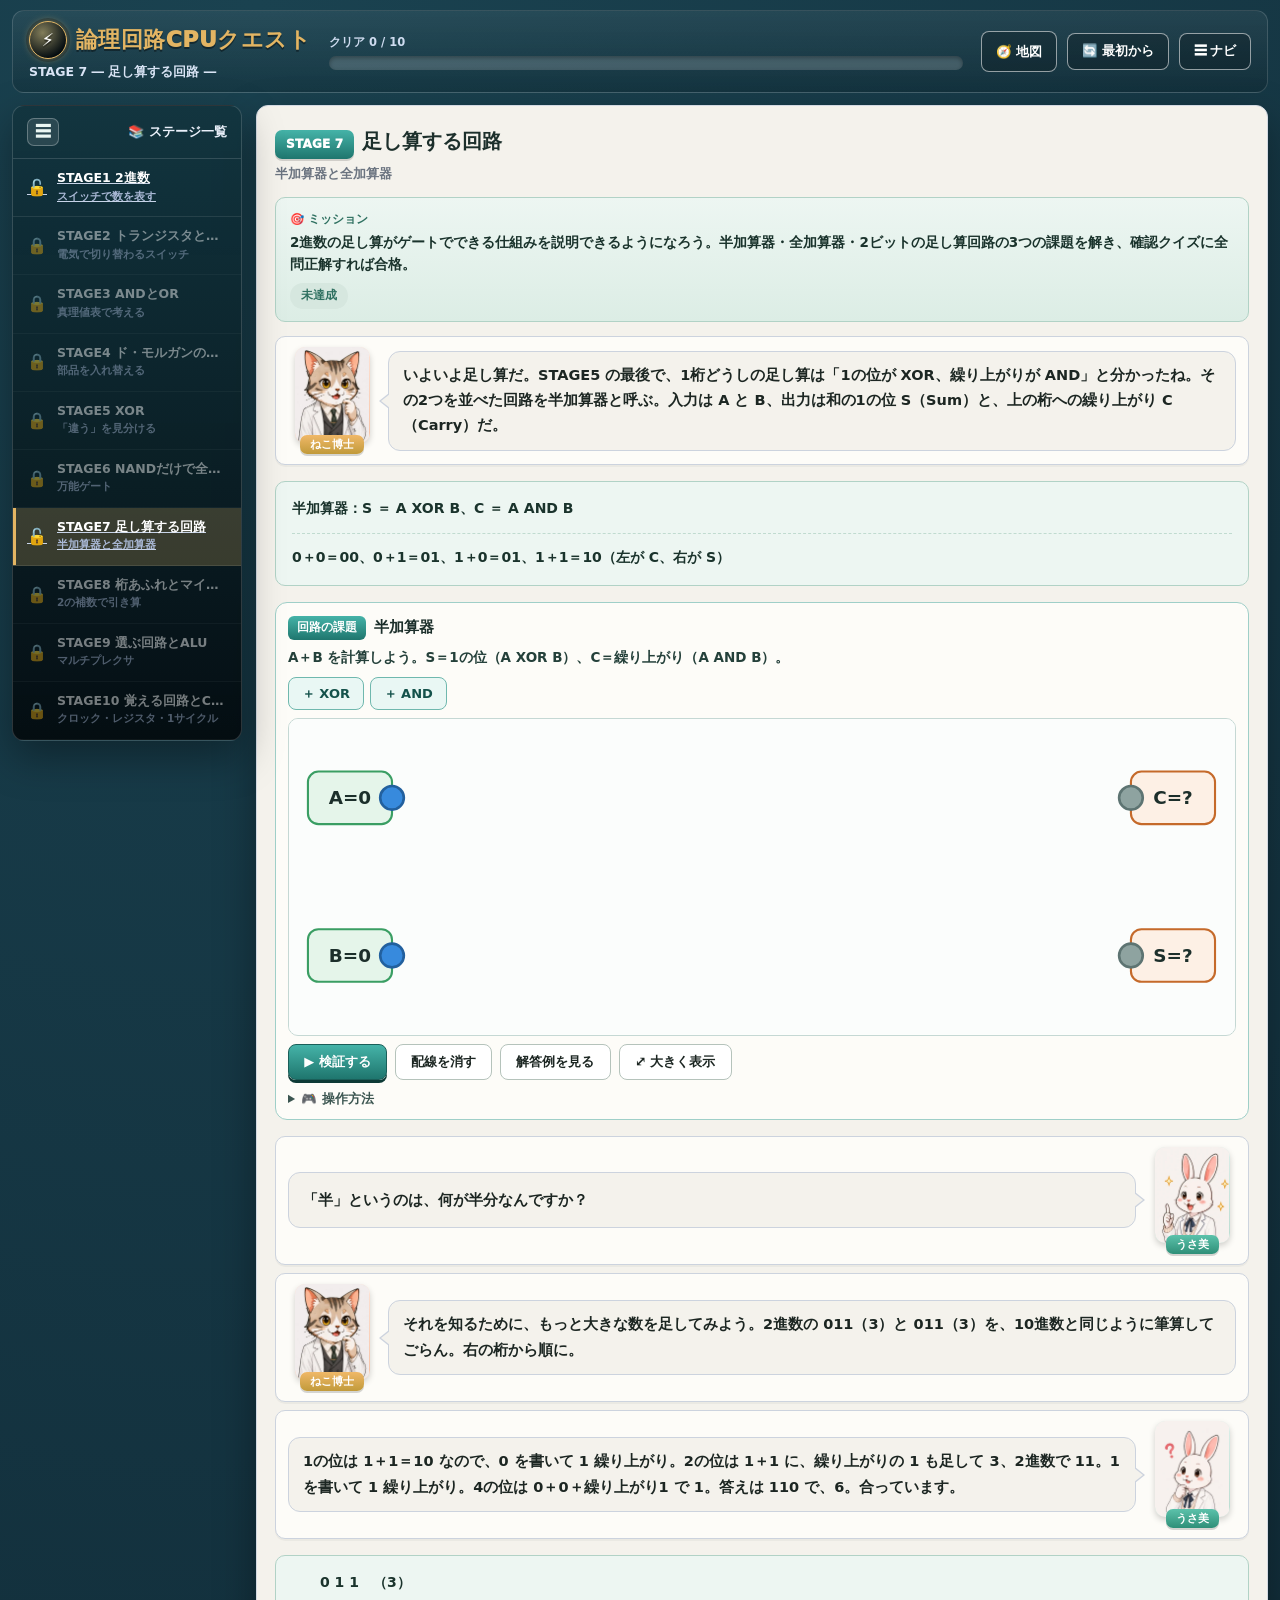
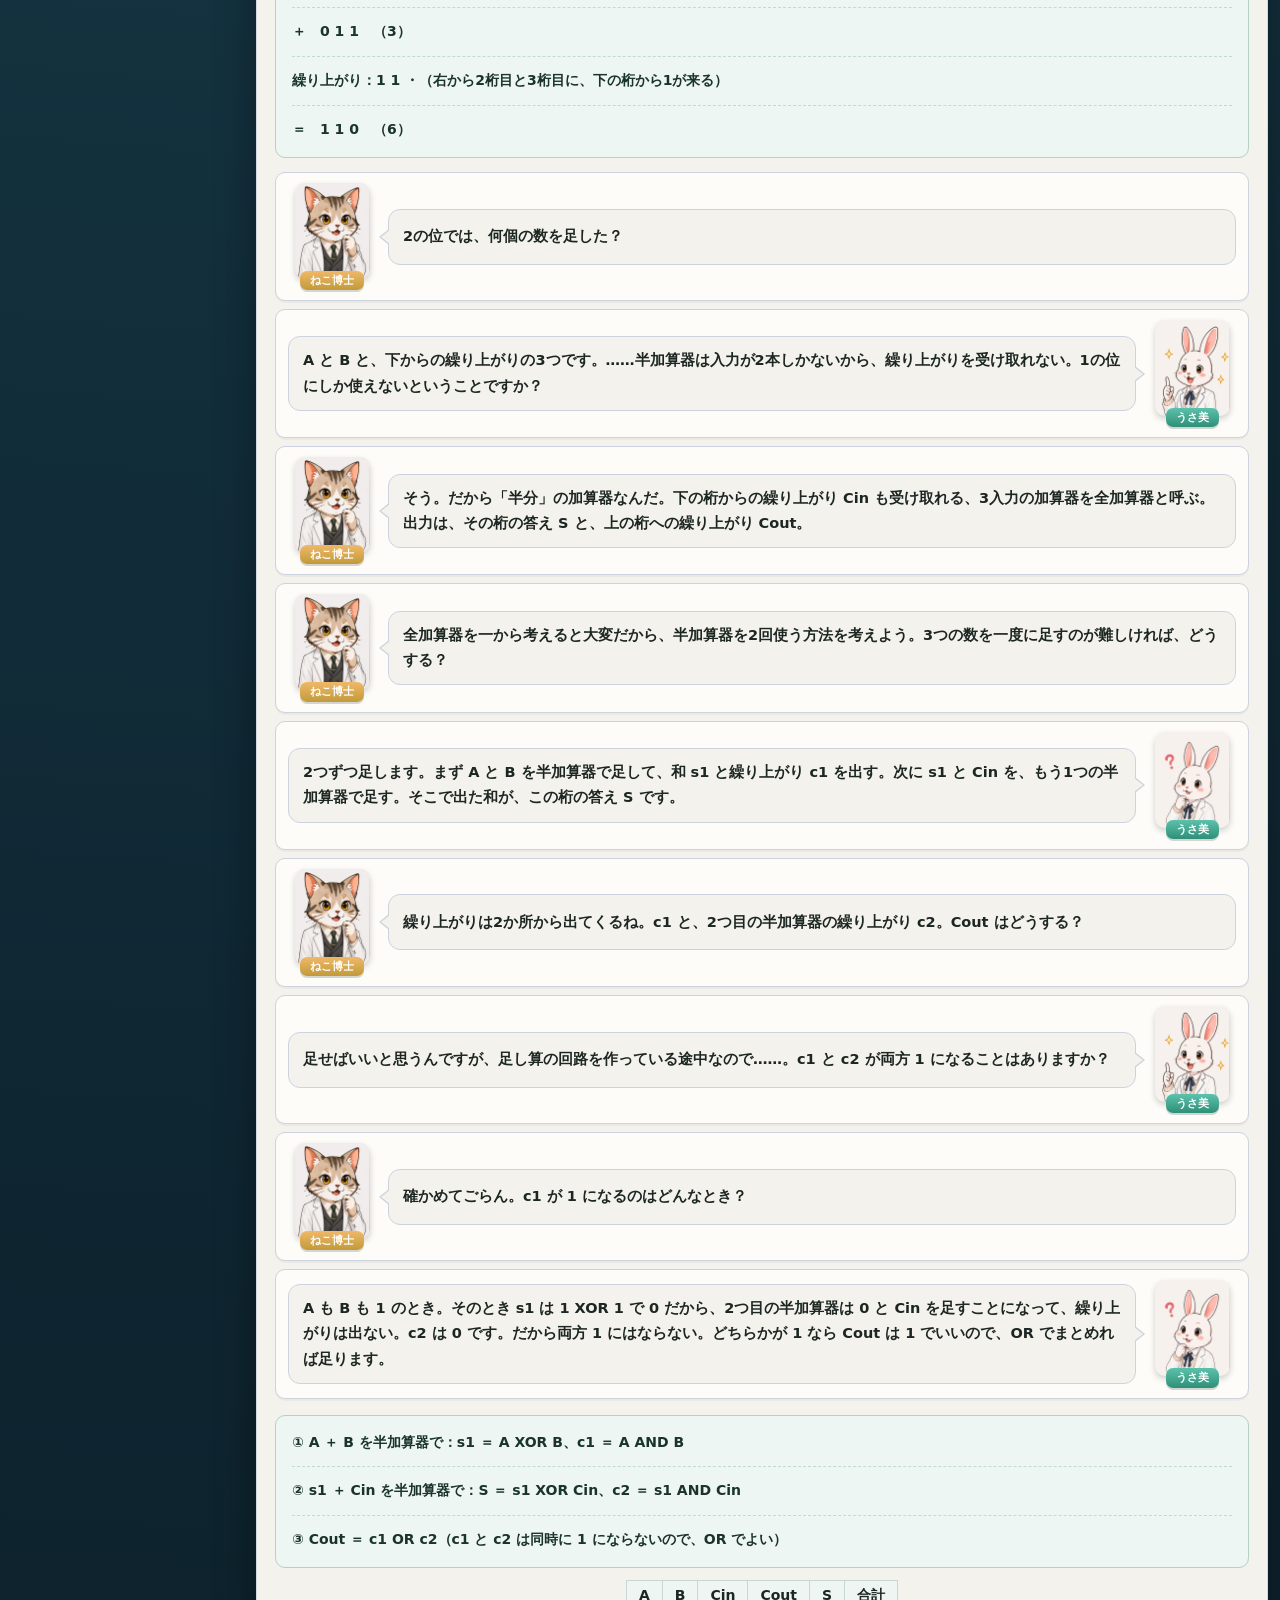
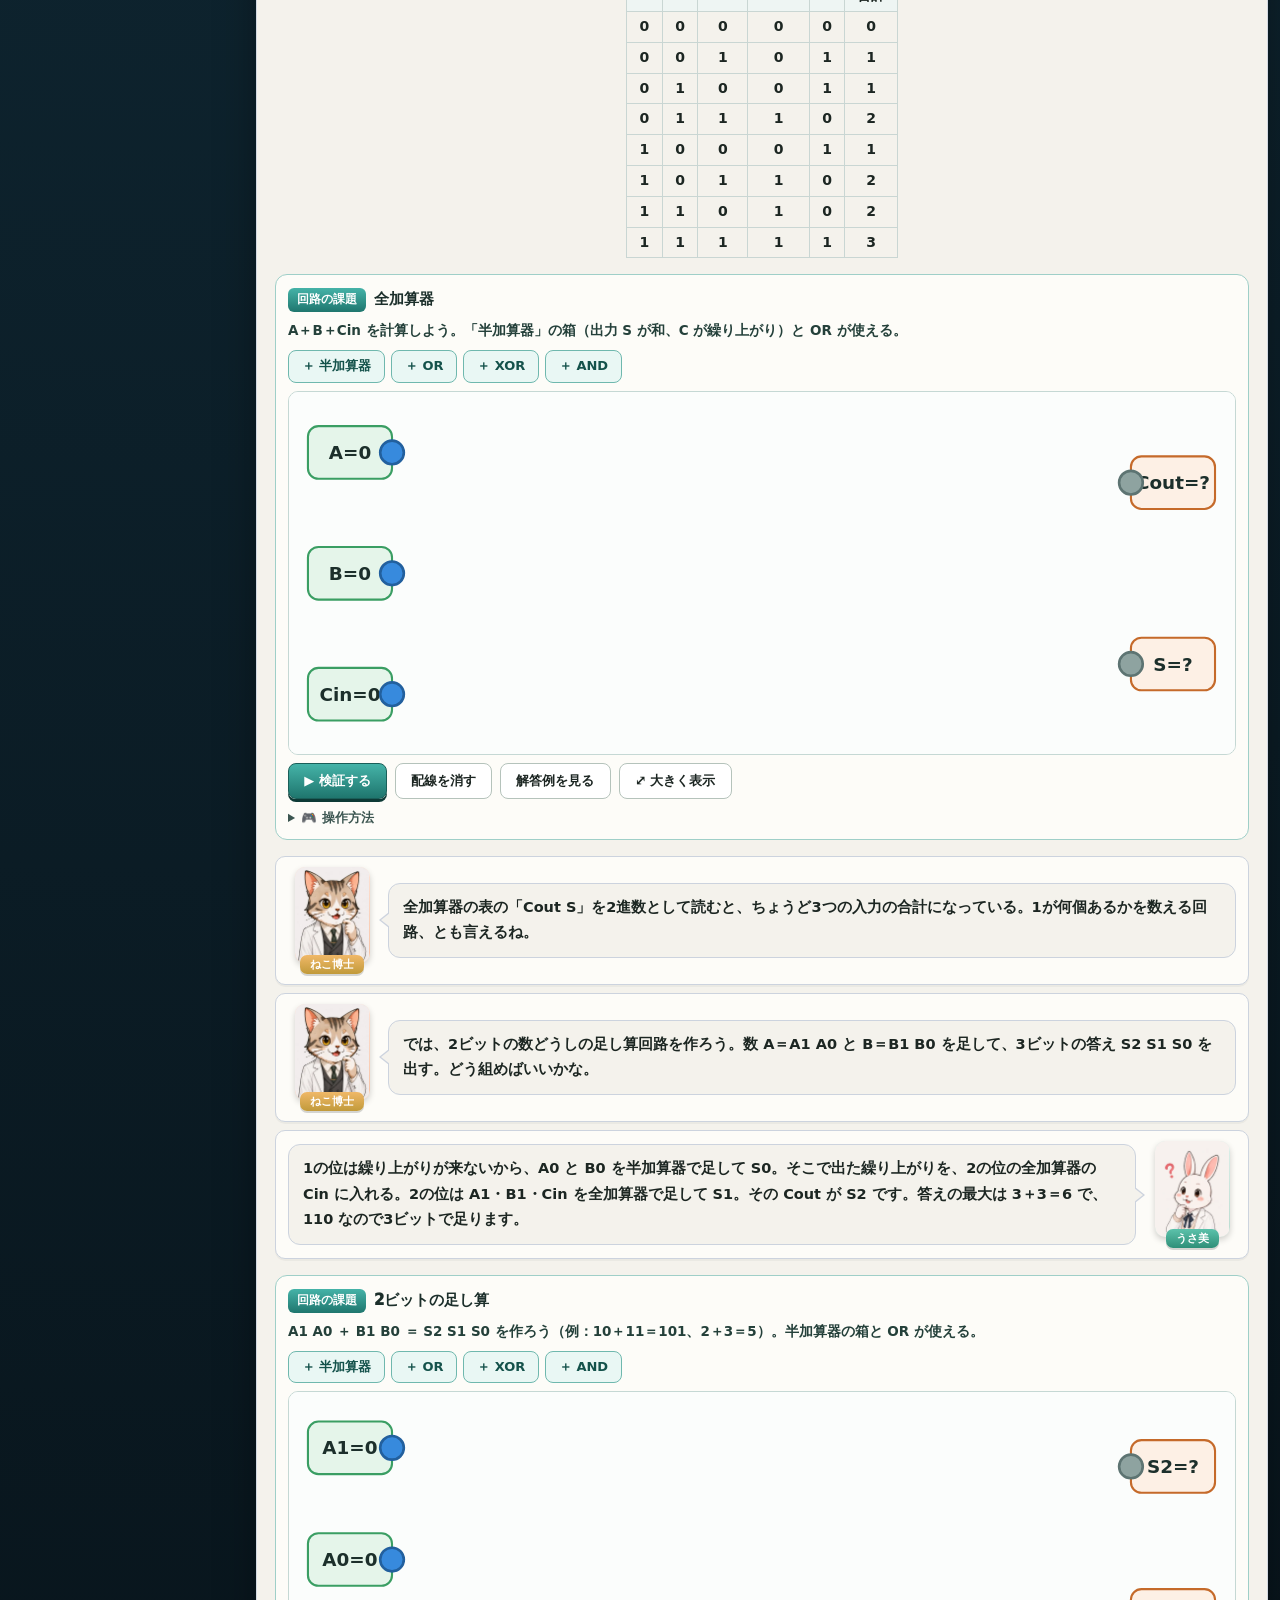
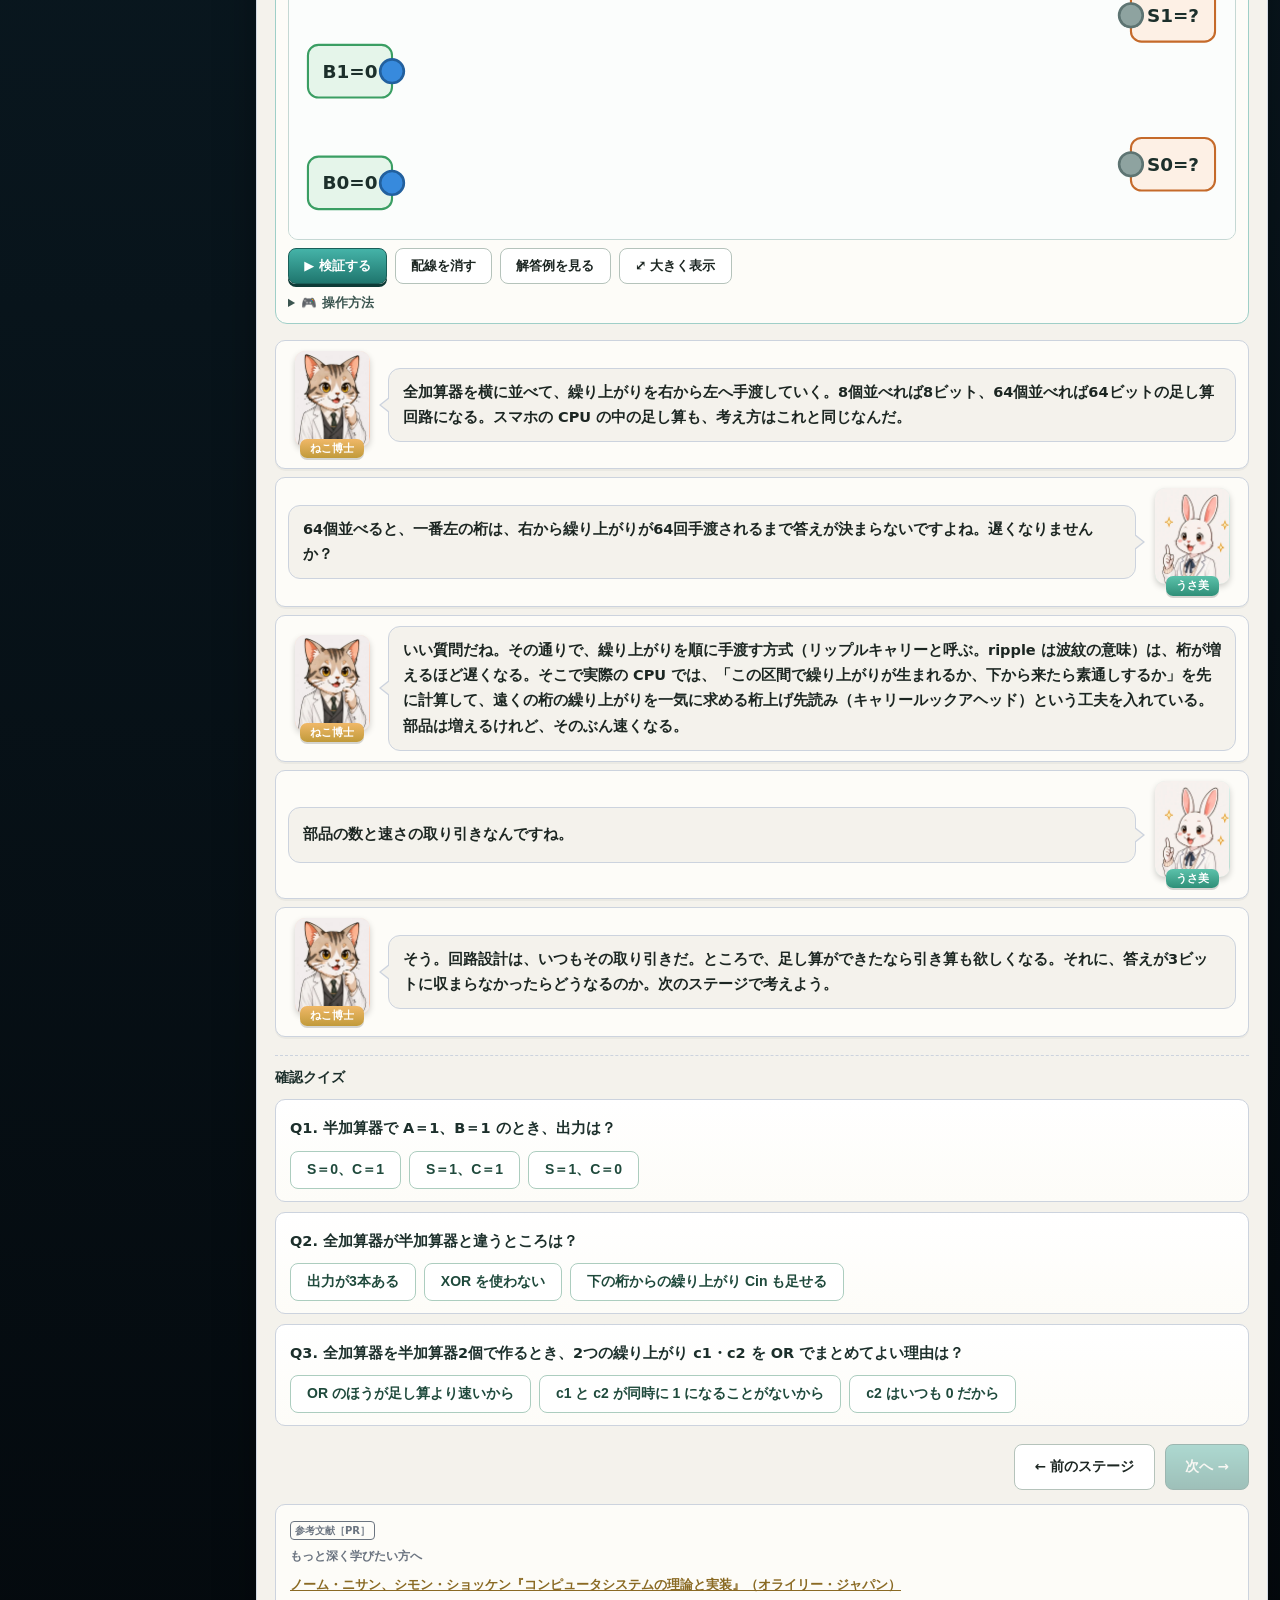
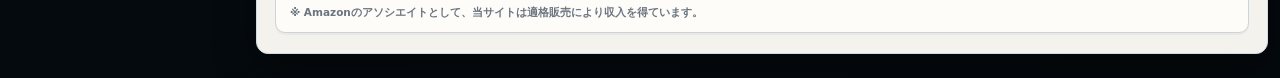
<file: stage7.html>
<!DOCTYPE html>
<html lang="ja">
<head>
<meta charset="UTF-8">
<meta name="viewport" content="width=device-width, initial-scale=1.0">
<meta name="theme-color" content="#0f2733">
<!-- Google tag (gtag.js) -->
<script async src="https://www.googletagmanager.com/gtag/js?id=G-9RTQCP2HXM"></script>
<script>
  window.dataLayer = window.dataLayer || [];
  function gtag(){dataLayer.push(arguments);}
  gtag('js', new Date());
  gtag('config', 'G-9RTQCP2HXM');
</script>
<title>STAGE7 足し算する回路 ― 論理回路CPUクエスト</title>
<meta name="description" content="2進数の筆算を、そのまま回路にする。1の位を XOR・繰り上がりを AND で作る半加算器、繰り上がりも受け取る全加算器、それをつないだ2ビットの足し算回路を自分で組む。CPU の足し算の正体。">
<link rel="canonical" href="https://informatics.habatakijuku.com/cpu-logic-game/stage7">
<meta property="og:type" content="article">
<meta property="og:site_name" content="論理回路CPUクエスト">
<meta property="og:locale" content="ja_JP">
<meta property="og:title" content="STAGE7 足し算する回路 ― 論理回路CPUクエスト">
<meta property="og:description" content="ゲートで足し算する。半加算器・全加算器・2ビットの足し算回路を自分で組む。">
<meta property="og:url" content="https://informatics.habatakijuku.com/cpu-logic-game/stage7">
<meta property="og:image" content="https://informatics.habatakijuku.com/images/ogp/cpu-logic-game.png">
<meta property="og:image:width" content="1200">
<meta property="og:image:height" content="630">
<meta name="twitter:card" content="summary_large_image">
<link rel="icon" href="data:image/svg+xml,<svg xmlns=%22http://www.w3.org/2000/svg%22 viewBox=%220 0 100 100%22><text y=%22.9em%22 font-size=%2290%22>⚡</text></svg>">
<link rel="stylesheet" href="design-system.css?v=20261108c">
<link rel="stylesheet" href="circuit.css?v=20261108c">
<script src="js/stages.js?v=20261108c"></script>
<script src="js/progress.js?v=20261108c"></script>
<script src="js/circuit.js?v=20261108c"></script>
<script src="js/labs.js?v=20261108c"></script>
</head>
<body>
<div class="app-shell side-collapsed" id="app-shell">
  <header class="game-header">
    <div class="brand">
      <div class="brand-title"><a class="head-reset home-badge" href="./" title="トップへ" aria-label="トップへ">⚡</a> <span>論理回路CPUクエスト</span></div>
      <div class="brand-sub">STAGE 7 ― 足し算する回路 ―</div>
    </div>
    <div class="head-progress-wrap">
      <div class="head-progress-label" id="progress-label">クリア 0 / 10</div>
      <div class="head-progress" role="progressbar" aria-label="クリア済みステージ数" aria-valuemin="0" aria-valuemax="10" aria-valuenow="0"><div class="head-progress-fill" id="progress-fill" style="width:0%"></div></div>
    </div>
    <div class="header-actions">
      <a class="head-reset" href="/" title="情報の冒険（シリーズの地図）へ">🧭 地図</a>
      <button class="head-reset" id="btn-reset-all">🔄 最初から</button>
      <button class="head-reset" id="head-nav-toggle" title="ステージ一覧の表示切替">☰ ナビ</button>
    </div>
  </header>

  <div class="game-layout">
    <div class="side-backdrop" id="side-backdrop"></div>
    <aside class="side-panel">
      <div class="side-head">
        <button class="side-toggle" id="sidebar-toggle" title="ステージ一覧の表示切替" aria-label="ステージ一覧の表示切替">☰</button>
        <span class="side-head-text">📚 ステージ一覧</span>
      </div>
      <div class="side-list" id="side-list"></div>
    </aside>

    <main class="main-area">
      <div class="chapter-head">
        <span class="chapter-badge">STAGE 7</span><h1 class="chapter-title">足し算する回路</h1>
        <div class="chapter-sub">半加算器と全加算器</div>
      </div>

      <div class="mission-box">
        <div class="mission-label">🎯 ミッション</div>
        <div class="mission-text">2進数の足し算がゲートでできる仕組みを説明できるようになろう。半加算器・全加算器・2ビットの足し算回路の3つの課題を解き、確認クイズに全問正解すれば合格。</div>
        <span class="mission-status" id="mission-status">未達成</span>
      </div>

      <div class="dialogue-scene">
        <div class="dialog-row">
          <div class="dialog-character">
            <div class="dialog-avatar mentor"><img src="images/cat.webp" width="300" height="386" alt=""></div>
            <div class="dialog-name mentor">ねこ博士</div>
          </div>
          <div class="dialog-bubble">いよいよ足し算だ。STAGE5 の最後で、1桁どうしの足し算は「1の位が XOR、繰り上がりが AND」と分かったね。その2つを並べた回路を<strong>半加算器</strong>と呼ぶ。入力は A と B、出力は和の1の位 <strong>S</strong>（Sum）と、上の桁への繰り上がり <strong>C</strong>（Carry）だ。</div>
        </div>
      </div>
      <div class="formula-box">
        <span class="step">半加算器：S ＝ A XOR B、C ＝ A AND B</span>
        <span class="step">0＋0＝00、0＋1＝01、1＋0＝01、1＋1＝10（左が C、右が S）</span>
      </div>
      <div class="cp" id="pz-s7-ha"></div>
      <div class="dialogue-scene">
        <div class="dialog-row right">
          <div class="dialog-character">
            <div class="dialog-avatar student"><img src="images/rabbit.webp" width="300" height="386" alt=""></div>
            <div class="dialog-name student">うさ美</div>
          </div>
          <div class="dialog-bubble">「半」というのは、何が半分なんですか？</div>
        </div>
        <div class="dialog-row">
          <div class="dialog-character">
            <div class="dialog-avatar mentor"><img src="images/cat.webp" width="300" height="386" alt=""></div>
            <div class="dialog-name mentor">ねこ博士</div>
          </div>
          <div class="dialog-bubble">それを知るために、もっと大きな数を足してみよう。2進数の 011（3）と 011（3）を、10進数と同じように筆算してごらん。右の桁から順に。</div>
        </div>
        <div class="dialog-row right">
          <div class="dialog-character">
            <div class="dialog-avatar student"><img src="images/rabbitThink.webp" width="300" height="386" alt=""></div>
            <div class="dialog-name student">うさ美</div>
          </div>
          <div class="dialog-bubble"> 1の位は 1＋1＝10 なので、0 を書いて 1 繰り上がり。2の位は 1＋1 に、繰り上がりの 1 も足して 3、2進数で 11。1 を書いて 1 繰り上がり。4の位は 0＋0＋繰り上がり1 で 1。答えは 110 で、6。合っています。</div>
        </div>
      </div>
      <div class="formula-box">
        <span class="step">　　0 1 1　（3）</span>
        <span class="step">＋　0 1 1　（3）</span>
        <span class="step">繰り上がり：1 1 ・（右から2桁目と3桁目に、下の桁から1が来る）</span>
        <span class="step">＝　1 1 0　（6）</span>
      </div>
      <div class="dialogue-scene">
        <div class="dialog-row">
          <div class="dialog-character">
            <div class="dialog-avatar mentor"><img src="images/cat.webp" width="300" height="386" alt=""></div>
            <div class="dialog-name mentor">ねこ博士</div>
          </div>
          <div class="dialog-bubble">2の位では、何個の数を足した？</div>
        </div>
        <div class="dialog-row right">
          <div class="dialog-character">
            <div class="dialog-avatar student"><img src="images/rabbit.webp" width="300" height="386" alt=""></div>
            <div class="dialog-name student">うさ美</div>
          </div>
          <div class="dialog-bubble">A と B と、下からの繰り上がりの3つです。……半加算器は入力が2本しかないから、繰り上がりを受け取れない。1の位にしか使えないということですか？</div>
        </div>
        <div class="dialog-row">
          <div class="dialog-character">
            <div class="dialog-avatar mentor"><img src="images/cat.webp" width="300" height="386" alt=""></div>
            <div class="dialog-name mentor">ねこ博士</div>
          </div>
          <div class="dialog-bubble">そう。だから「半分」の加算器なんだ。下の桁からの繰り上がり <strong>Cin</strong> も受け取れる、3入力の加算器を<strong>全加算器</strong>と呼ぶ。出力は、その桁の答え S と、上の桁への繰り上がり <strong>Cout</strong>。</div>
        </div>
        <div class="dialog-row">
          <div class="dialog-character">
            <div class="dialog-avatar mentor"><img src="images/cat.webp" width="300" height="386" alt=""></div>
            <div class="dialog-name mentor">ねこ博士</div>
          </div>
          <div class="dialog-bubble">全加算器を一から考えると大変だから、半加算器を2回使う方法を考えよう。3つの数を一度に足すのが難しければ、どうする？</div>
        </div>
        <div class="dialog-row right">
          <div class="dialog-character">
            <div class="dialog-avatar student"><img src="images/rabbitThink.webp" width="300" height="386" alt=""></div>
            <div class="dialog-name student">うさ美</div>
          </div>
          <div class="dialog-bubble"> 2つずつ足します。まず A と B を半加算器で足して、和 s1 と繰り上がり c1 を出す。次に s1 と Cin を、もう1つの半加算器で足す。そこで出た和が、この桁の答え S です。</div>
        </div>
        <div class="dialog-row">
          <div class="dialog-character">
            <div class="dialog-avatar mentor"><img src="images/cat.webp" width="300" height="386" alt=""></div>
            <div class="dialog-name mentor">ねこ博士</div>
          </div>
          <div class="dialog-bubble">繰り上がりは2か所から出てくるね。c1 と、2つ目の半加算器の繰り上がり c2。Cout はどうする？</div>
        </div>
        <div class="dialog-row right">
          <div class="dialog-character">
            <div class="dialog-avatar student"><img src="images/rabbit.webp" width="300" height="386" alt=""></div>
            <div class="dialog-name student">うさ美</div>
          </div>
          <div class="dialog-bubble">足せばいいと思うんですが、足し算の回路を作っている途中なので……。c1 と c2 が両方 1 になることはありますか？</div>
        </div>
        <div class="dialog-row">
          <div class="dialog-character">
            <div class="dialog-avatar mentor"><img src="images/cat.webp" width="300" height="386" alt=""></div>
            <div class="dialog-name mentor">ねこ博士</div>
          </div>
          <div class="dialog-bubble">確かめてごらん。c1 が 1 になるのはどんなとき？</div>
        </div>
        <div class="dialog-row right">
          <div class="dialog-character">
            <div class="dialog-avatar student"><img src="images/rabbitThink.webp" width="300" height="386" alt=""></div>
            <div class="dialog-name student">うさ美</div>
          </div>
          <div class="dialog-bubble"> A も B も 1 のとき。そのとき s1 は 1 XOR 1 で 0 だから、2つ目の半加算器は 0 と Cin を足すことになって、繰り上がりは出ない。c2 は 0 です。だから両方 1 にはならない。どちらかが 1 なら Cout は 1 でいいので、<strong>OR</strong> でまとめれば足ります。</div>
        </div>
      </div>
      <div class="formula-box">
        <span class="step">① A ＋ B を半加算器で：s1 ＝ A XOR B、c1 ＝ A AND B</span>
        <span class="step">② s1 ＋ Cin を半加算器で：S ＝ s1 XOR Cin、c2 ＝ s1 AND Cin</span>
        <span class="step">③ Cout ＝ c1 OR c2（c1 と c2 は同時に 1 にならないので、OR でよい）</span>
      </div>
      <table class="tt"><tr><th>A</th><th>B</th><th>Cin</th><th>Cout</th><th>S</th><th>合計</th></tr>
      <tr><td>0</td><td>0</td><td>0</td><td>0</td><td>0</td><td>0</td></tr>
      <tr><td>0</td><td>0</td><td>1</td><td>0</td><td>1</td><td>1</td></tr>
      <tr><td>0</td><td>1</td><td>0</td><td>0</td><td>1</td><td>1</td></tr>
      <tr><td>0</td><td>1</td><td>1</td><td>1</td><td>0</td><td>2</td></tr>
      <tr><td>1</td><td>0</td><td>0</td><td>0</td><td>1</td><td>1</td></tr>
      <tr><td>1</td><td>0</td><td>1</td><td>1</td><td>0</td><td>2</td></tr>
      <tr><td>1</td><td>1</td><td>0</td><td>1</td><td>0</td><td>2</td></tr>
      <tr><td>1</td><td>1</td><td>1</td><td>1</td><td>1</td><td>3</td></tr></table>
      <div class="cp" id="pz-s7-fa"></div>
      <div class="dialogue-scene">
        <div class="dialog-row">
          <div class="dialog-character">
            <div class="dialog-avatar mentor"><img src="images/cat.webp" width="300" height="386" alt=""></div>
            <div class="dialog-name mentor">ねこ博士</div>
          </div>
          <div class="dialog-bubble">全加算器の表の「Cout S」を2進数として読むと、ちょうど3つの入力の合計になっている。1が何個あるかを数える回路、とも言えるね。</div>
        </div>
        <div class="dialog-row">
          <div class="dialog-character">
            <div class="dialog-avatar mentor"><img src="images/cat.webp" width="300" height="386" alt=""></div>
            <div class="dialog-name mentor">ねこ博士</div>
          </div>
          <div class="dialog-bubble">では、2ビットの数どうしの足し算回路を作ろう。数 A＝A1 A0 と B＝B1 B0 を足して、3ビットの答え S2 S1 S0 を出す。どう組めばいいかな。</div>
        </div>
        <div class="dialog-row right">
          <div class="dialog-character">
            <div class="dialog-avatar student"><img src="images/rabbitThink.webp" width="300" height="386" alt=""></div>
            <div class="dialog-name student">うさ美</div>
          </div>
          <div class="dialog-bubble"> 1の位は繰り上がりが来ないから、A0 と B0 を半加算器で足して S0。そこで出た繰り上がりを、2の位の全加算器の Cin に入れる。2の位は A1・B1・Cin を全加算器で足して S1。その Cout が S2 です。答えの最大は 3＋3＝6 で、110 なので3ビットで足ります。</div>
        </div>
      </div>
      <div class="cp" id="pz-s7-add2"></div>
      <div class="dialogue-scene">
        <div class="dialog-row">
          <div class="dialog-character">
            <div class="dialog-avatar mentor"><img src="images/cat.webp" width="300" height="386" alt=""></div>
            <div class="dialog-name mentor">ねこ博士</div>
          </div>
          <div class="dialog-bubble">全加算器を横に並べて、繰り上がりを右から左へ手渡していく。8個並べれば8ビット、64個並べれば64ビットの足し算回路になる。スマホの CPU の中の足し算も、考え方はこれと同じなんだ。</div>
        </div>
        <div class="dialog-row right">
          <div class="dialog-character">
            <div class="dialog-avatar student"><img src="images/rabbit.webp" width="300" height="386" alt=""></div>
            <div class="dialog-name student">うさ美</div>
          </div>
          <div class="dialog-bubble">64個並べると、一番左の桁は、右から繰り上がりが64回手渡されるまで答えが決まらないですよね。遅くなりませんか？</div>
        </div>
        <div class="dialog-row">
          <div class="dialog-character">
            <div class="dialog-avatar mentor"><img src="images/cat.webp" width="300" height="386" alt=""></div>
            <div class="dialog-name mentor">ねこ博士</div>
          </div>
          <div class="dialog-bubble">いい質問だね。その通りで、繰り上がりを順に手渡す方式（<strong>リップルキャリー</strong>と呼ぶ。ripple は波紋の意味）は、桁が増えるほど遅くなる。そこで実際の CPU では、「この区間で繰り上がりが生まれるか、下から来たら素通しするか」を先に計算して、遠くの桁の繰り上がりを一気に求める<strong>桁上げ先読み</strong>（キャリールックアヘッド）という工夫を入れている。部品は増えるけれど、そのぶん速くなる。</div>
        </div>
        <div class="dialog-row right">
          <div class="dialog-character">
            <div class="dialog-avatar student"><img src="images/rabbit.webp" width="300" height="386" alt=""></div>
            <div class="dialog-name student">うさ美</div>
          </div>
          <div class="dialog-bubble">部品の数と速さの取り引きなんですね。</div>
        </div>
        <div class="dialog-row">
          <div class="dialog-character">
            <div class="dialog-avatar mentor"><img src="images/cat.webp" width="300" height="386" alt=""></div>
            <div class="dialog-name mentor">ねこ博士</div>
          </div>
          <div class="dialog-bubble">そう。回路設計は、いつもその取り引きだ。ところで、足し算ができたなら引き算も欲しくなる。それに、答えが3ビットに収まらなかったらどうなるのか。次のステージで考えよう。</div>
        </div>
      </div>
      <script>
      CircuitPuzzle.mount(document.getElementById("pz-s7-ha"), {
        id: "cpu-s7-ha", title: "半加算器",
        desc: "A＋B を計算しよう。S＝1の位（A XOR B）、C＝繰り上がり（A AND B）。",
        inputs: ["A", "B"], outputs: ["C", "S"], gates: ["XOR", "AND"], height: 240,
        truth: function (A, B) { return [A & B, A ^ B]; },
        solution: function (k) { var a = k.add("AND", 0.45, 0.25), x = k.add("XOR", 0.45, 0.75); k.wire(k.inp[0], a, 0); k.wire(k.inp[1], a, 1); k.wire(k.inp[0], x, 0); k.wire(k.inp[1], x, 1); k.wire(a, k.out[0]); k.wire(x, k.out[1]); }
      });
      CircuitPuzzle.mount(document.getElementById("pz-s7-fa"), {
        id: "cpu-s7-fa", title: "全加算器",
        desc: "A＋B＋Cin を計算しよう。「半加算器」の箱（出力 S が和、C が繰り上がり）と OR が使える。",
        inputs: ["A", "B", "Cin"], outputs: ["Cout", "S"], gates: ["HA", "OR", "XOR", "AND"],
        truth: function (A, B, C) { var t = A + B + C; return [t >> 1, t & 1]; },
        solution: function (k) { var h1 = k.add("HA", 0.22, 0.3), h2 = k.add("HA", 0.47, 0.6), o = k.add("OR", 0.68, 0.3); k.wire(k.inp[0], h1, 0); k.wire(k.inp[1], h1, 1); k.wire(h1, h2, 0, 0); k.wire(k.inp[2], h2, 1); k.wire(h1, o, 0, 1); k.wire(h2, o, 1, 1); k.wire(o, k.out[0]); k.wire(h2, k.out[1], 0, 0); }
      });
      CircuitPuzzle.mount(document.getElementById("pz-s7-add2"), {
        id: "cpu-s7-add2", title: "2ビットの足し算",
        desc: "A1 A0 ＋ B1 B0 ＝ S2 S1 S0 を作ろう（例：10＋11＝101、2＋3＝5）。半加算器の箱と OR が使える。",
        inputs: ["A1", "A0", "B1", "B0"], outputs: ["S2", "S1", "S0"], gates: ["HA", "OR", "XOR", "AND"], height: 340,
        truth: function (A1, A0, B1, B0) { var t = (A1 * 2 + A0) + (B1 * 2 + B0); return [(t >> 2) & 1, (t >> 1) & 1, t & 1]; },
        solution: function (k) { var h0 = k.add("HA", 0.24, 0.8), h1 = k.add("HA", 0.24, 0.25), h2 = k.add("HA", 0.5, 0.5), o = k.add("OR", 0.7, 0.2); k.wire(k.inp[1], h0, 0); k.wire(k.inp[3], h0, 1); k.wire(k.inp[0], h1, 0); k.wire(k.inp[2], h1, 1); k.wire(h1, h2, 0, 0); k.wire(h0, h2, 1, 1); k.wire(h1, o, 0, 1); k.wire(h2, o, 1, 1); k.wire(o, k.out[0]); k.wire(h2, k.out[1], 0, 0); k.wire(h0, k.out[2], 0, 0); }
      });
      </script>

      <h2 class="quiz-head">確認クイズ</h2>
      <div class="quiz-card" data-quiz>
        <p class="quiz-q">Q1. 半加算器で A＝1、B＝1 のとき、出力は？</p>
        <div class="choice-list">
          <button class="choice-btn">S＝0、C＝1</button>
          <button class="choice-btn">S＝1、C＝1</button>
          <button class="choice-btn">S＝1、C＝0</button>
        </div>
        <div class="quiz-explain" hidden>正解！ 1＋1＝10（2進数）。1の位 S は 1 XOR 1＝0、繰り上がり C は 1 AND 1＝1。</div>
      </div>
      <div class="quiz-card" data-quiz>
        <p class="quiz-q">Q2. 全加算器が半加算器と違うところは？</p>
        <div class="choice-list">
          <button class="choice-btn">出力が3本ある</button>
          <button class="choice-btn">XOR を使わない</button>
          <button class="choice-btn">下の桁からの繰り上がり Cin も足せる</button>
        </div>
        <div class="quiz-explain" hidden>正解！ 2の位より上の桁では、A・B に加えて下からの繰り上がりも足す必要がある。その3入力を足せるのが全加算器。</div>
      </div>
      <div class="quiz-card" data-quiz>
        <p class="quiz-q">Q3. 全加算器を半加算器2個で作るとき、2つの繰り上がり c1・c2 を OR でまとめてよい理由は？</p>
        <div class="choice-list">
          <button class="choice-btn">OR のほうが足し算より速いから</button>
          <button class="choice-btn">c1 と c2 が同時に 1 になることがないから</button>
          <button class="choice-btn">c2 はいつも 0 だから</button>
        </div>
        <div class="quiz-explain" hidden>正解！ c1＝1 なら A＝B＝1 で s1＝0。すると2つ目の半加算器は繰り上がりを出さない。両方 1 にならないので、OR で「どちらかが 1」を拾えば足りる。</div>
      </div>

      <div class="stage-nav">
        <a class="btn" href="stage6.html">← 前のステージ</a>
        <button class="btn btn-primary" id="btn-next" disabled>次へ →</button>
      </div>

      <div id="book-recommend"></div>
    </main>
  </div>
</div>

<script>QUEST.initStagePage(7);</script>

<script src="https://my.habatakijuku.com/sync.js" defer></script>
</body>
</html>
</file>
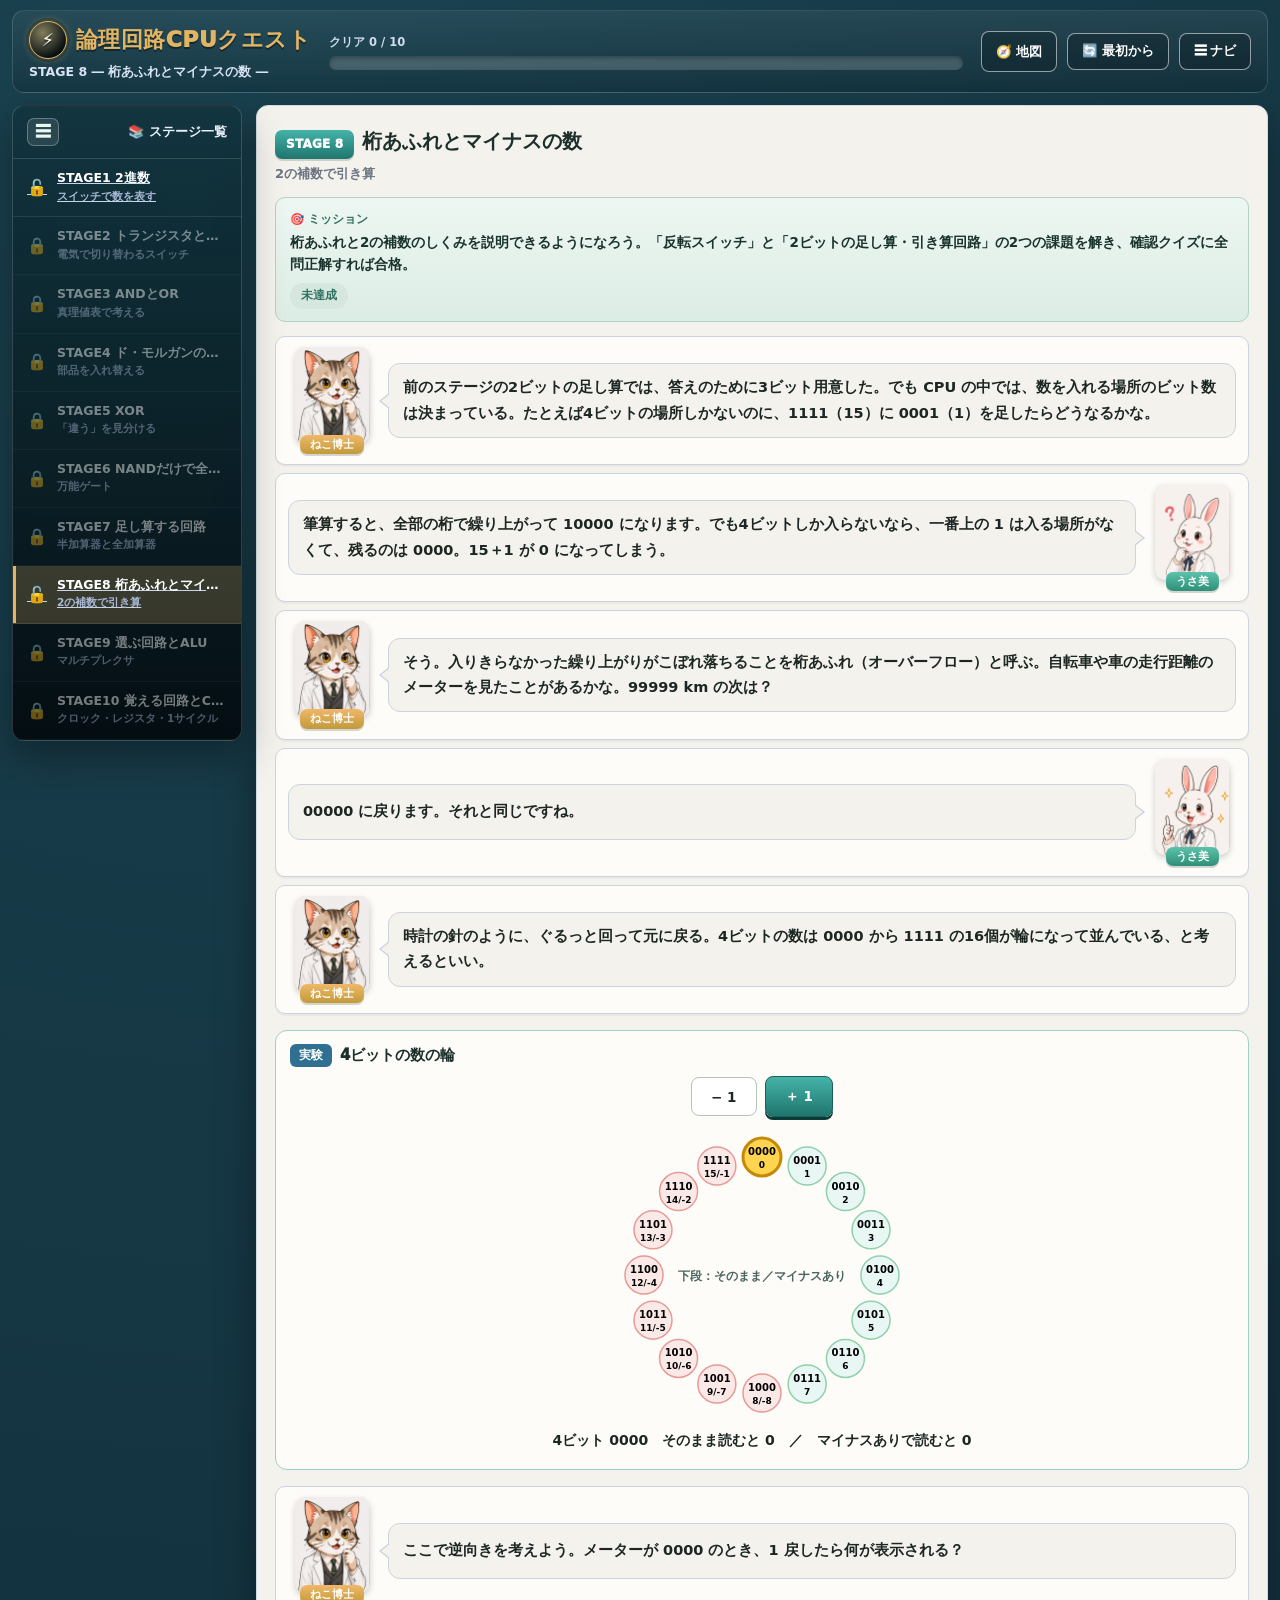
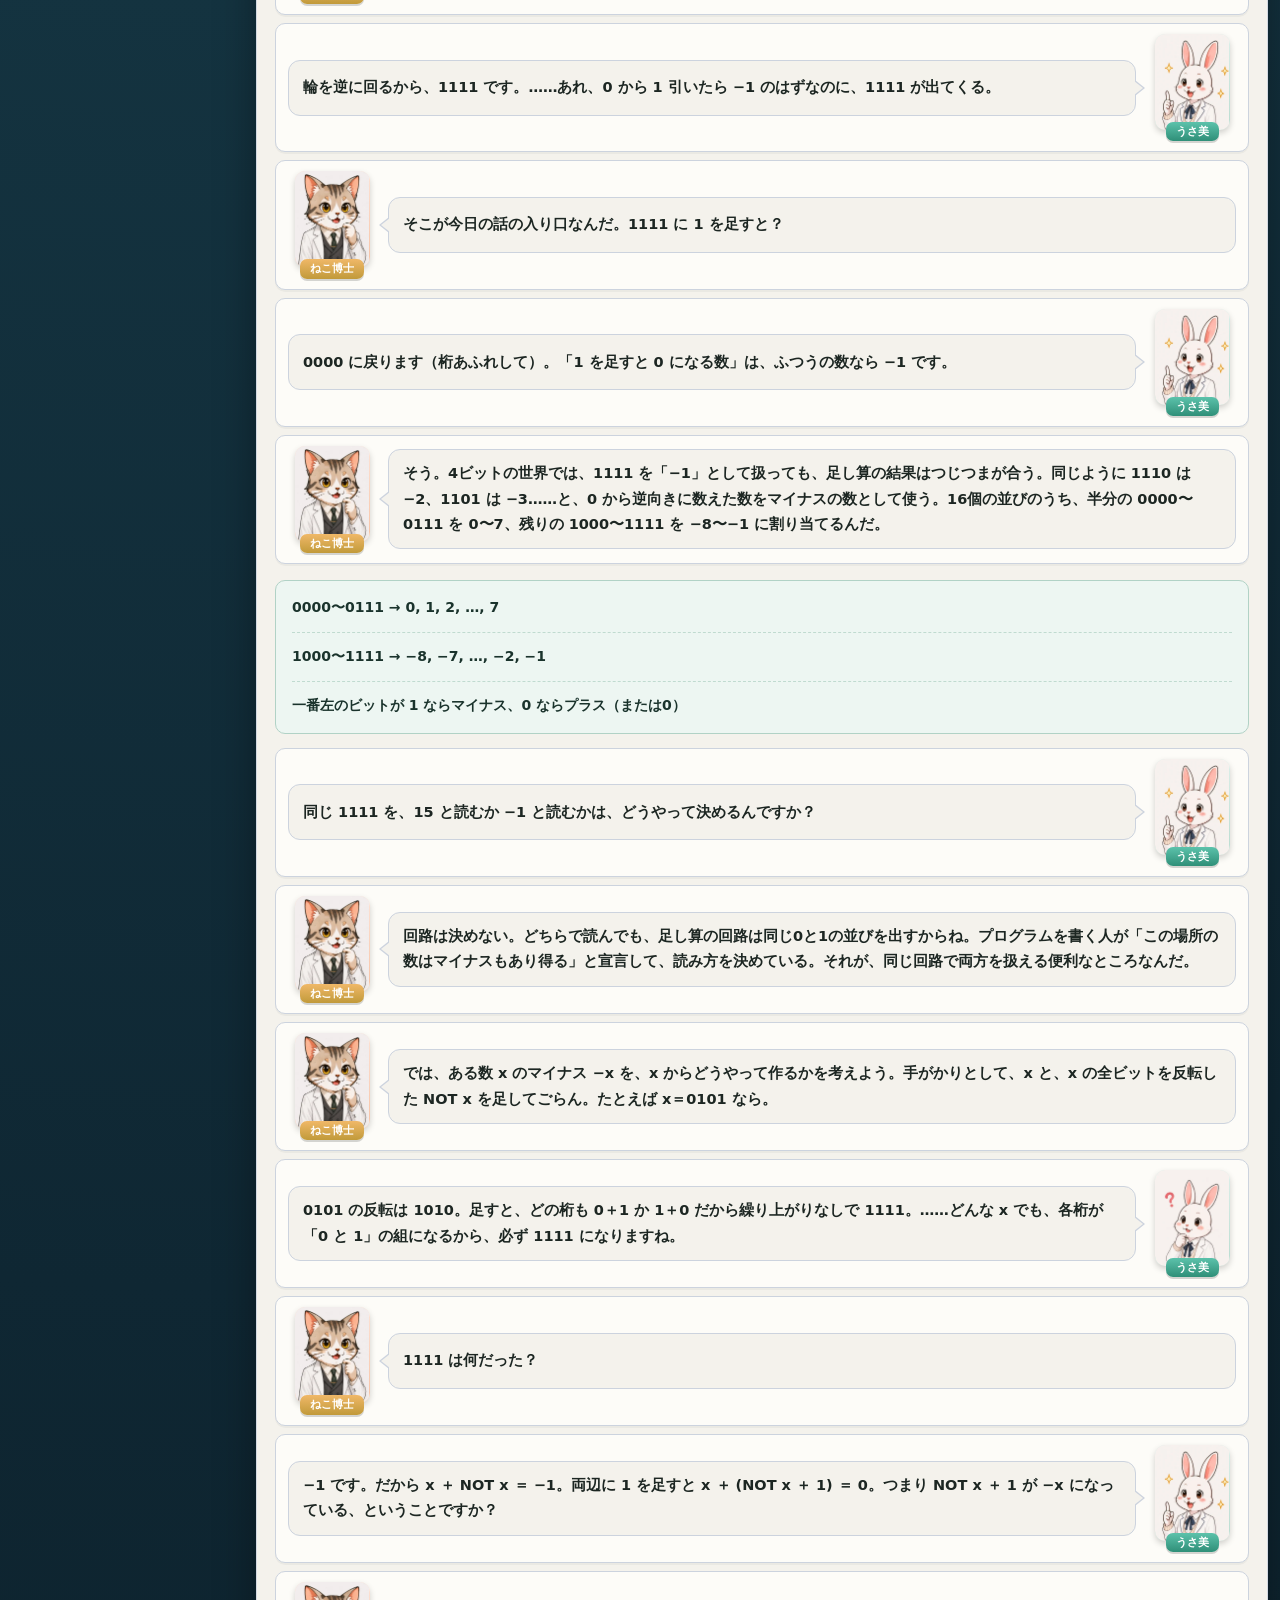
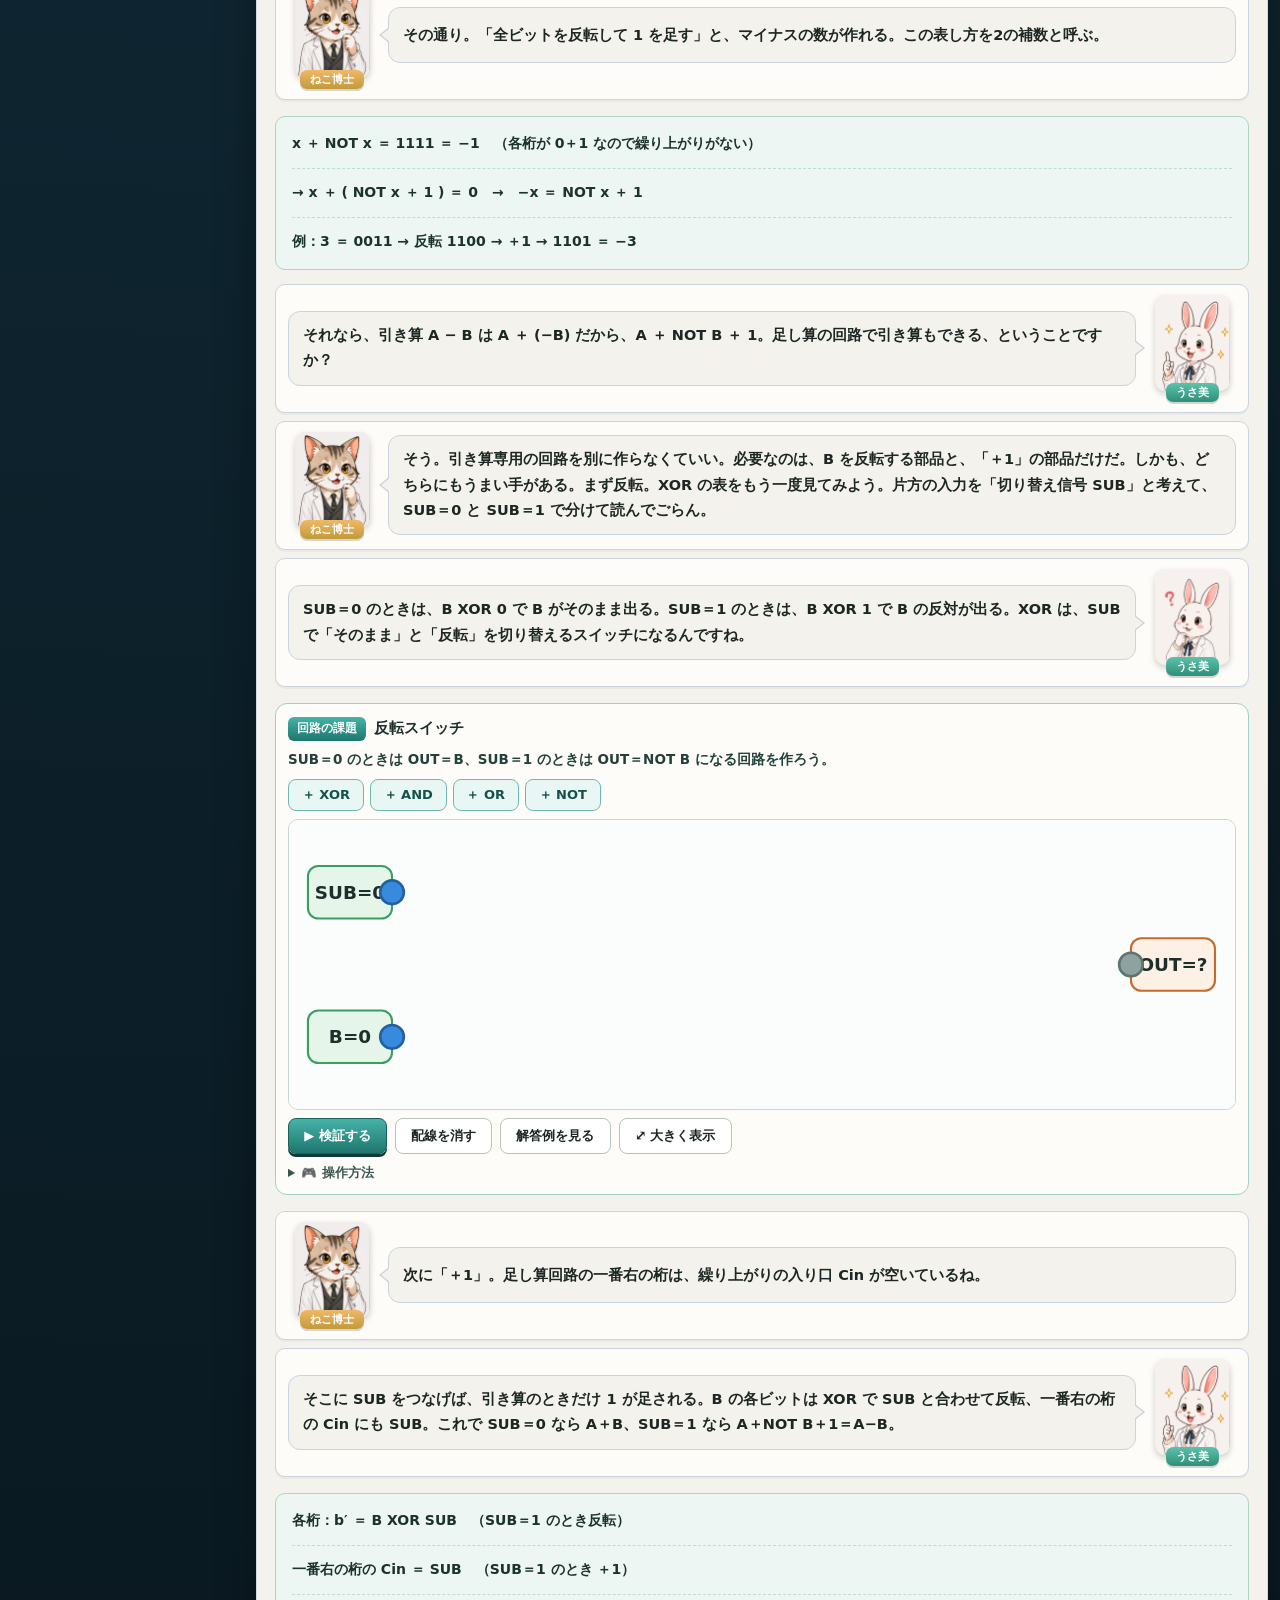
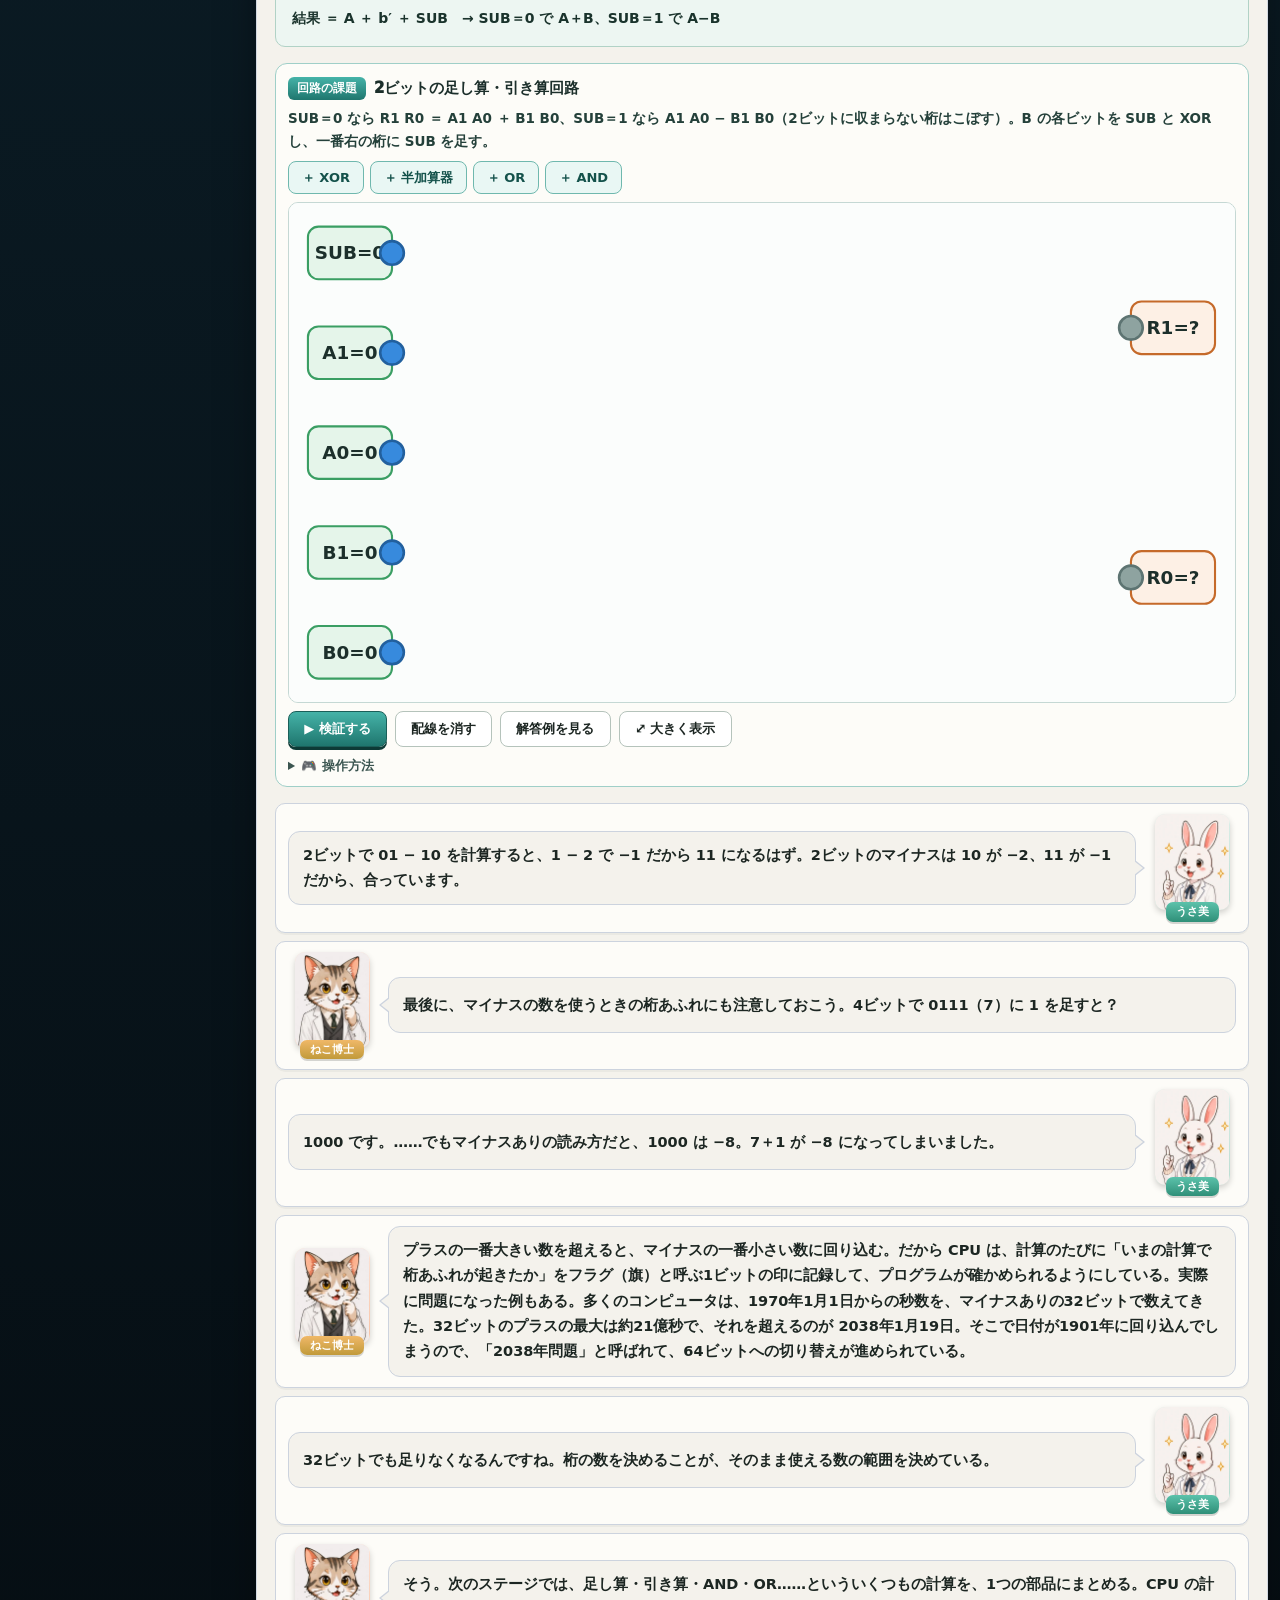
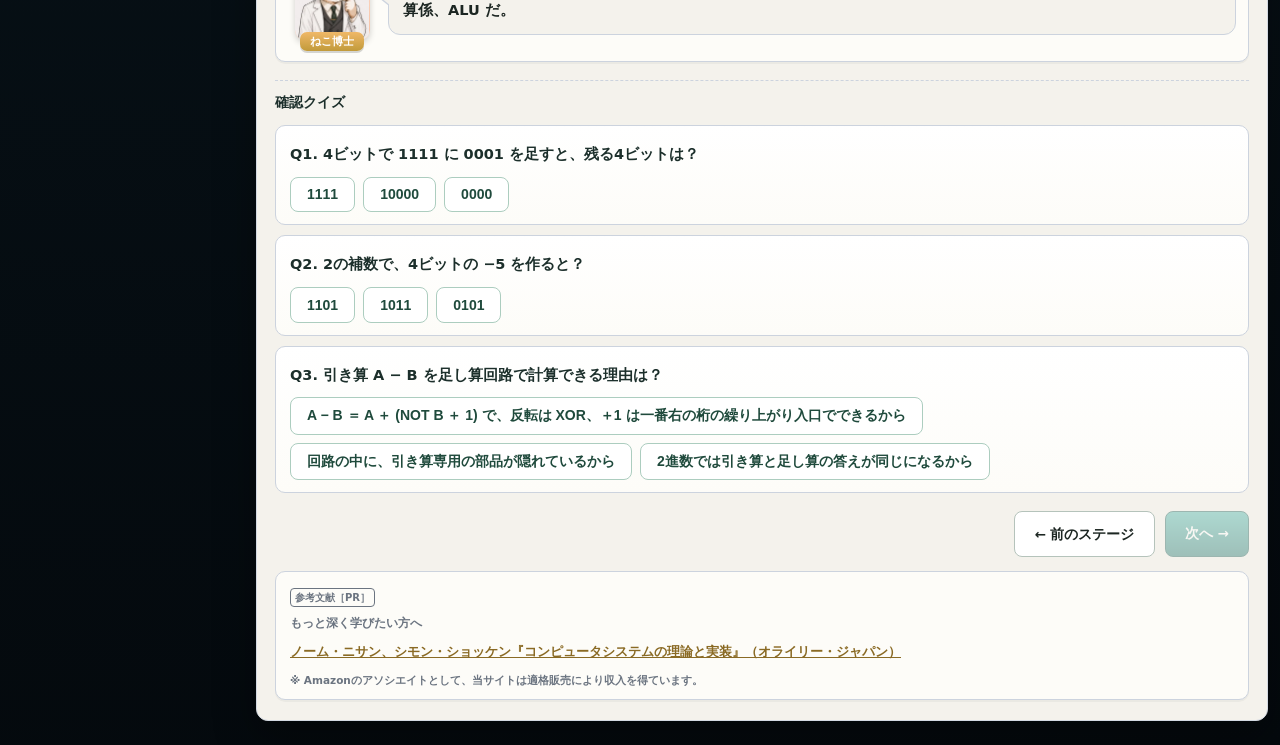
<file: stage8.html>
<!DOCTYPE html>
<html lang="ja">
<head>
<meta charset="UTF-8">
<meta name="viewport" content="width=device-width, initial-scale=1.0">
<meta name="theme-color" content="#0f2733">
<!-- Google tag (gtag.js) -->
<script async src="https://www.googletagmanager.com/gtag/js?id=G-9RTQCP2HXM"></script>
<script>
  window.dataLayer = window.dataLayer || [];
  function gtag(){dataLayer.push(arguments);}
  gtag('js', new Date());
  gtag('config', 'G-9RTQCP2HXM');
</script>
<title>STAGE8 桁あふれとマイナスの数 ― 論理回路CPUクエスト</title>
<meta name="description" content="4ビットに収まらない答えはどうなるのか（桁あふれ）。0000 から 1 を引くと 1111 になることから、マイナスの数の表し方「2の補数」を組み立て、引き算を「反転して1を足す」足し算に変える回路を作る。">
<link rel="canonical" href="https://informatics.habatakijuku.com/cpu-logic-game/stage8">
<meta property="og:type" content="article">
<meta property="og:site_name" content="論理回路CPUクエスト">
<meta property="og:locale" content="ja_JP">
<meta property="og:title" content="STAGE8 桁あふれとマイナスの数 ― 論理回路CPUクエスト">
<meta property="og:description" content="桁あふれとマイナスの数。2の補数で、引き算を足し算の回路でやる。">
<meta property="og:url" content="https://informatics.habatakijuku.com/cpu-logic-game/stage8">
<meta property="og:image" content="https://informatics.habatakijuku.com/images/ogp/cpu-logic-game.png">
<meta property="og:image:width" content="1200">
<meta property="og:image:height" content="630">
<meta name="twitter:card" content="summary_large_image">
<link rel="icon" href="data:image/svg+xml,<svg xmlns=%22http://www.w3.org/2000/svg%22 viewBox=%220 0 100 100%22><text y=%22.9em%22 font-size=%2290%22>⚡</text></svg>">
<link rel="stylesheet" href="design-system.css?v=20261108c">
<link rel="stylesheet" href="circuit.css?v=20261108c">
<script src="js/stages.js?v=20261108c"></script>
<script src="js/progress.js?v=20261108c"></script>
<script src="js/circuit.js?v=20261108c"></script>
<script src="js/labs.js?v=20261108c"></script>
</head>
<body>
<div class="app-shell side-collapsed" id="app-shell">
  <header class="game-header">
    <div class="brand">
      <div class="brand-title"><a class="head-reset home-badge" href="./" title="トップへ" aria-label="トップへ">⚡</a> <span>論理回路CPUクエスト</span></div>
      <div class="brand-sub">STAGE 8 ― 桁あふれとマイナスの数 ―</div>
    </div>
    <div class="head-progress-wrap">
      <div class="head-progress-label" id="progress-label">クリア 0 / 10</div>
      <div class="head-progress" role="progressbar" aria-label="クリア済みステージ数" aria-valuemin="0" aria-valuemax="10" aria-valuenow="0"><div class="head-progress-fill" id="progress-fill" style="width:0%"></div></div>
    </div>
    <div class="header-actions">
      <a class="head-reset" href="/" title="情報の冒険（シリーズの地図）へ">🧭 地図</a>
      <button class="head-reset" id="btn-reset-all">🔄 最初から</button>
      <button class="head-reset" id="head-nav-toggle" title="ステージ一覧の表示切替">☰ ナビ</button>
    </div>
  </header>

  <div class="game-layout">
    <div class="side-backdrop" id="side-backdrop"></div>
    <aside class="side-panel">
      <div class="side-head">
        <button class="side-toggle" id="sidebar-toggle" title="ステージ一覧の表示切替" aria-label="ステージ一覧の表示切替">☰</button>
        <span class="side-head-text">📚 ステージ一覧</span>
      </div>
      <div class="side-list" id="side-list"></div>
    </aside>

    <main class="main-area">
      <div class="chapter-head">
        <span class="chapter-badge">STAGE 8</span><h1 class="chapter-title">桁あふれとマイナスの数</h1>
        <div class="chapter-sub">2の補数で引き算</div>
      </div>

      <div class="mission-box">
        <div class="mission-label">🎯 ミッション</div>
        <div class="mission-text">桁あふれと2の補数のしくみを説明できるようになろう。「反転スイッチ」と「2ビットの足し算・引き算回路」の2つの課題を解き、確認クイズに全問正解すれば合格。</div>
        <span class="mission-status" id="mission-status">未達成</span>
      </div>

      <div class="dialogue-scene">
        <div class="dialog-row">
          <div class="dialog-character">
            <div class="dialog-avatar mentor"><img src="images/cat.webp" width="300" height="386" alt=""></div>
            <div class="dialog-name mentor">ねこ博士</div>
          </div>
          <div class="dialog-bubble">前のステージの2ビットの足し算では、答えのために3ビット用意した。でも CPU の中では、数を入れる場所のビット数は決まっている。たとえば4ビットの場所しかないのに、1111（15）に 0001（1）を足したらどうなるかな。</div>
        </div>
        <div class="dialog-row right">
          <div class="dialog-character">
            <div class="dialog-avatar student"><img src="images/rabbitThink.webp" width="300" height="386" alt=""></div>
            <div class="dialog-name student">うさ美</div>
          </div>
          <div class="dialog-bubble"> 筆算すると、全部の桁で繰り上がって 10000 になります。でも4ビットしか入らないなら、一番上の 1 は入る場所がなくて、残るのは 0000。15＋1 が 0 になってしまう。</div>
        </div>
        <div class="dialog-row">
          <div class="dialog-character">
            <div class="dialog-avatar mentor"><img src="images/cat.webp" width="300" height="386" alt=""></div>
            <div class="dialog-name mentor">ねこ博士</div>
          </div>
          <div class="dialog-bubble">そう。入りきらなかった繰り上がりがこぼれ落ちることを<strong>桁あふれ</strong>（オーバーフロー）と呼ぶ。自転車や車の走行距離のメーターを見たことがあるかな。99999 km の次は？</div>
        </div>
        <div class="dialog-row right">
          <div class="dialog-character">
            <div class="dialog-avatar student"><img src="images/rabbit.webp" width="300" height="386" alt=""></div>
            <div class="dialog-name student">うさ美</div>
          </div>
          <div class="dialog-bubble">00000 に戻ります。それと同じですね。</div>
        </div>
        <div class="dialog-row">
          <div class="dialog-character">
            <div class="dialog-avatar mentor"><img src="images/cat.webp" width="300" height="386" alt=""></div>
            <div class="dialog-name mentor">ねこ博士</div>
          </div>
          <div class="dialog-bubble">時計の針のように、ぐるっと回って元に戻る。4ビットの数は 0000 から 1111 の16個が輪になって並んでいる、と考えるといい。</div>
        </div>
      </div>
      <div class="lab" data-lab="wheel"></div>
      <div class="dialogue-scene">
        <div class="dialog-row">
          <div class="dialog-character">
            <div class="dialog-avatar mentor"><img src="images/cat.webp" width="300" height="386" alt=""></div>
            <div class="dialog-name mentor">ねこ博士</div>
          </div>
          <div class="dialog-bubble">ここで逆向きを考えよう。メーターが 0000 のとき、1 戻したら何が表示される？</div>
        </div>
        <div class="dialog-row right">
          <div class="dialog-character">
            <div class="dialog-avatar student"><img src="images/rabbit.webp" width="300" height="386" alt=""></div>
            <div class="dialog-name student">うさ美</div>
          </div>
          <div class="dialog-bubble">輪を逆に回るから、1111 です。……あれ、0 から 1 引いたら −1 のはずなのに、1111 が出てくる。</div>
        </div>
        <div class="dialog-row">
          <div class="dialog-character">
            <div class="dialog-avatar mentor"><img src="images/cat.webp" width="300" height="386" alt=""></div>
            <div class="dialog-name mentor">ねこ博士</div>
          </div>
          <div class="dialog-bubble">そこが今日の話の入り口なんだ。1111 に 1 を足すと？</div>
        </div>
        <div class="dialog-row right">
          <div class="dialog-character">
            <div class="dialog-avatar student"><img src="images/rabbit.webp" width="300" height="386" alt=""></div>
            <div class="dialog-name student">うさ美</div>
          </div>
          <div class="dialog-bubble">0000 に戻ります（桁あふれして）。「1 を足すと 0 になる数」は、ふつうの数なら −1 です。</div>
        </div>
        <div class="dialog-row">
          <div class="dialog-character">
            <div class="dialog-avatar mentor"><img src="images/cat.webp" width="300" height="386" alt=""></div>
            <div class="dialog-name mentor">ねこ博士</div>
          </div>
          <div class="dialog-bubble">そう。4ビットの世界では、1111 を「−1」として扱っても、足し算の結果はつじつまが合う。同じように 1110 は −2、1101 は −3……と、0 から逆向きに数えた数をマイナスの数として使う。16個の並びのうち、半分の 0000〜0111 を 0〜7、残りの 1000〜1111 を −8〜−1 に割り当てるんだ。</div>
        </div>
      </div>
      <div class="formula-box">
        <span class="step">0000〜0111 → 0, 1, 2, …, 7</span>
        <span class="step">1000〜1111 → −8, −7, …, −2, −1</span>
        <span class="step">一番左のビットが 1 ならマイナス、0 ならプラス（または0）</span>
      </div>
      <div class="dialogue-scene">
        <div class="dialog-row right">
          <div class="dialog-character">
            <div class="dialog-avatar student"><img src="images/rabbit.webp" width="300" height="386" alt=""></div>
            <div class="dialog-name student">うさ美</div>
          </div>
          <div class="dialog-bubble">同じ 1111 を、15 と読むか −1 と読むかは、どうやって決めるんですか？</div>
        </div>
        <div class="dialog-row">
          <div class="dialog-character">
            <div class="dialog-avatar mentor"><img src="images/cat.webp" width="300" height="386" alt=""></div>
            <div class="dialog-name mentor">ねこ博士</div>
          </div>
          <div class="dialog-bubble">回路は決めない。どちらで読んでも、足し算の回路は同じ0と1の並びを出すからね。プログラムを書く人が「この場所の数はマイナスもあり得る」と宣言して、読み方を決めている。それが、同じ回路で両方を扱える便利なところなんだ。</div>
        </div>
        <div class="dialog-row">
          <div class="dialog-character">
            <div class="dialog-avatar mentor"><img src="images/cat.webp" width="300" height="386" alt=""></div>
            <div class="dialog-name mentor">ねこ博士</div>
          </div>
          <div class="dialog-bubble">では、ある数 x のマイナス −x を、x からどうやって作るかを考えよう。手がかりとして、x と、x の全ビットを反転した NOT x を足してごらん。たとえば x＝0101 なら。</div>
        </div>
        <div class="dialog-row right">
          <div class="dialog-character">
            <div class="dialog-avatar student"><img src="images/rabbitThink.webp" width="300" height="386" alt=""></div>
            <div class="dialog-name student">うさ美</div>
          </div>
          <div class="dialog-bubble"> 0101 の反転は 1010。足すと、どの桁も 0＋1 か 1＋0 だから繰り上がりなしで 1111。……どんな x でも、各桁が「0 と 1」の組になるから、必ず 1111 になりますね。</div>
        </div>
        <div class="dialog-row">
          <div class="dialog-character">
            <div class="dialog-avatar mentor"><img src="images/cat.webp" width="300" height="386" alt=""></div>
            <div class="dialog-name mentor">ねこ博士</div>
          </div>
          <div class="dialog-bubble">1111 は何だった？</div>
        </div>
        <div class="dialog-row right">
          <div class="dialog-character">
            <div class="dialog-avatar student"><img src="images/rabbit.webp" width="300" height="386" alt=""></div>
            <div class="dialog-name student">うさ美</div>
          </div>
          <div class="dialog-bubble">−1 です。だから x ＋ NOT x ＝ −1。両辺に 1 を足すと x ＋ (NOT x ＋ 1) ＝ 0。つまり <strong>NOT x ＋ 1 が −x</strong> になっている、ということですか？</div>
        </div>
        <div class="dialog-row">
          <div class="dialog-character">
            <div class="dialog-avatar mentor"><img src="images/cat.webp" width="300" height="386" alt=""></div>
            <div class="dialog-name mentor">ねこ博士</div>
          </div>
          <div class="dialog-bubble">その通り。「全ビットを反転して 1 を足す」と、マイナスの数が作れる。この表し方を<strong>2の補数</strong>と呼ぶ。</div>
        </div>
      </div>
      <div class="formula-box">
        <span class="step">x ＋ NOT x ＝ 1111 ＝ −1　（各桁が 0＋1 なので繰り上がりがない）</span>
        <span class="step">→ x ＋ ( NOT x ＋ 1 ) ＝ 0　→　−x ＝ NOT x ＋ 1</span>
        <span class="step">例：3 ＝ 0011 → 反転 1100 → ＋1 → 1101 ＝ −3</span>
      </div>
      <div class="dialogue-scene">
        <div class="dialog-row right">
          <div class="dialog-character">
            <div class="dialog-avatar student"><img src="images/rabbit.webp" width="300" height="386" alt=""></div>
            <div class="dialog-name student">うさ美</div>
          </div>
          <div class="dialog-bubble">それなら、引き算 A − B は A ＋ (−B) だから、A ＋ NOT B ＋ 1。足し算の回路で引き算もできる、ということですか？</div>
        </div>
        <div class="dialog-row">
          <div class="dialog-character">
            <div class="dialog-avatar mentor"><img src="images/cat.webp" width="300" height="386" alt=""></div>
            <div class="dialog-name mentor">ねこ博士</div>
          </div>
          <div class="dialog-bubble">そう。引き算専用の回路を別に作らなくていい。必要なのは、B を反転する部品と、「＋1」の部品だけだ。しかも、どちらにもうまい手がある。まず反転。XOR の表をもう一度見てみよう。片方の入力を「切り替え信号 SUB」と考えて、SUB＝0 と SUB＝1 で分けて読んでごらん。</div>
        </div>
        <div class="dialog-row right">
          <div class="dialog-character">
            <div class="dialog-avatar student"><img src="images/rabbitThink.webp" width="300" height="386" alt=""></div>
            <div class="dialog-name student">うさ美</div>
          </div>
          <div class="dialog-bubble"> SUB＝0 のときは、B XOR 0 で B がそのまま出る。SUB＝1 のときは、B XOR 1 で B の反対が出る。XOR は、SUB で「そのまま」と「反転」を切り替えるスイッチになるんですね。</div>
        </div>
      </div>
      <div class="cp" id="pz-s8-inv"></div>
      <div class="dialogue-scene">
        <div class="dialog-row">
          <div class="dialog-character">
            <div class="dialog-avatar mentor"><img src="images/cat.webp" width="300" height="386" alt=""></div>
            <div class="dialog-name mentor">ねこ博士</div>
          </div>
          <div class="dialog-bubble">次に「＋1」。足し算回路の一番右の桁は、繰り上がりの入り口 Cin が空いているね。</div>
        </div>
        <div class="dialog-row right">
          <div class="dialog-character">
            <div class="dialog-avatar student"><img src="images/rabbit.webp" width="300" height="386" alt=""></div>
            <div class="dialog-name student">うさ美</div>
          </div>
          <div class="dialog-bubble">そこに SUB をつなげば、引き算のときだけ 1 が足される。B の各ビットは XOR で SUB と合わせて反転、一番右の桁の Cin にも SUB。これで SUB＝0 なら A＋B、SUB＝1 なら A＋NOT B＋1＝A−B。</div>
        </div>
      </div>
      <div class="formula-box">
        <span class="step">各桁：b′ ＝ B XOR SUB　（SUB＝1 のとき反転）</span>
        <span class="step">一番右の桁の Cin ＝ SUB　（SUB＝1 のとき ＋1）</span>
        <span class="step">結果 ＝ A ＋ b′ ＋ SUB　→ SUB＝0 で A＋B、SUB＝1 で A−B</span>
      </div>
      <div class="cp" id="pz-s8-addsub"></div>
      <div class="dialogue-scene">
        <div class="dialog-row right">
          <div class="dialog-character">
            <div class="dialog-avatar student"><img src="images/rabbit.webp" width="300" height="386" alt=""></div>
            <div class="dialog-name student">うさ美</div>
          </div>
          <div class="dialog-bubble">2ビットで 01 − 10 を計算すると、1 − 2 で −1 だから 11 になるはず。2ビットのマイナスは 10 が −2、11 が −1 だから、合っています。</div>
        </div>
        <div class="dialog-row">
          <div class="dialog-character">
            <div class="dialog-avatar mentor"><img src="images/cat.webp" width="300" height="386" alt=""></div>
            <div class="dialog-name mentor">ねこ博士</div>
          </div>
          <div class="dialog-bubble">最後に、マイナスの数を使うときの桁あふれにも注意しておこう。4ビットで 0111（7）に 1 を足すと？</div>
        </div>
        <div class="dialog-row right">
          <div class="dialog-character">
            <div class="dialog-avatar student"><img src="images/rabbit.webp" width="300" height="386" alt=""></div>
            <div class="dialog-name student">うさ美</div>
          </div>
          <div class="dialog-bubble">1000 です。……でもマイナスありの読み方だと、1000 は −8。7＋1 が −8 になってしまいました。</div>
        </div>
        <div class="dialog-row">
          <div class="dialog-character">
            <div class="dialog-avatar mentor"><img src="images/cat.webp" width="300" height="386" alt=""></div>
            <div class="dialog-name mentor">ねこ博士</div>
          </div>
          <div class="dialog-bubble">プラスの一番大きい数を超えると、マイナスの一番小さい数に回り込む。だから CPU は、計算のたびに「いまの計算で桁あふれが起きたか」を<strong>フラグ</strong>（旗）と呼ぶ1ビットの印に記録して、プログラムが確かめられるようにしている。実際に問題になった例もある。多くのコンピュータは、1970年1月1日からの秒数を、マイナスありの32ビットで数えてきた。32ビットのプラスの最大は約21億秒で、それを超えるのが 2038年1月19日。そこで日付が1901年に回り込んでしまうので、「2038年問題」と呼ばれて、64ビットへの切り替えが進められている。</div>
        </div>
        <div class="dialog-row right">
          <div class="dialog-character">
            <div class="dialog-avatar student"><img src="images/rabbit.webp" width="300" height="386" alt=""></div>
            <div class="dialog-name student">うさ美</div>
          </div>
          <div class="dialog-bubble">32ビットでも足りなくなるんですね。桁の数を決めることが、そのまま使える数の範囲を決めている。</div>
        </div>
        <div class="dialog-row">
          <div class="dialog-character">
            <div class="dialog-avatar mentor"><img src="images/cat.webp" width="300" height="386" alt=""></div>
            <div class="dialog-name mentor">ねこ博士</div>
          </div>
          <div class="dialog-bubble">そう。次のステージでは、足し算・引き算・AND・OR……といういくつもの計算を、1つの部品にまとめる。CPU の計算係、ALU だ。</div>
        </div>
      </div>
      <script>
      CircuitPuzzle.mount(document.getElementById("pz-s8-inv"), {
        id: "cpu-s8-inv", title: "反転スイッチ",
        desc: "SUB＝0 のときは OUT＝B、SUB＝1 のときは OUT＝NOT B になる回路を作ろう。",
        inputs: ["SUB", "B"], outputs: ["OUT"], gates: ["XOR", "AND", "OR", "NOT"], height: 220,
        truth: function (SUB, B) { return [SUB ? (B ? 0 : 1) : B]; },
        solution: function (k) { var g = k.add("XOR", 0.45, 0.5); k.wire(k.inp[0], g, 0); k.wire(k.inp[1], g, 1); k.wire(g, k.out[0]); }
      });
      CircuitPuzzle.mount(document.getElementById("pz-s8-addsub"), {
        id: "cpu-s8-addsub", title: "2ビットの足し算・引き算回路",
        desc: "SUB＝0 なら R1 R0 ＝ A1 A0 ＋ B1 B0、SUB＝1 なら A1 A0 − B1 B0（2ビットに収まらない桁はこぼす）。B の各ビットを SUB と XOR し、一番右の桁に SUB を足す。",
        inputs: ["SUB", "A1", "A0", "B1", "B0"], outputs: ["R1", "R0"], gates: ["XOR", "HA", "OR", "AND"], height: 380,
        truth: function (SUB, A1, A0, B1, B0) {
          var a = A1 * 2 + A0, b = B1 * 2 + B0;
          var r = ((SUB ? a - b : a + b) % 4 + 4) % 4;
          return [(r >> 1) & 1, r & 1];
        },
        solution: function (k) {
          var SUB = k.inp[0], A1 = k.inp[1], A0 = k.inp[2], B1 = k.inp[3], B0 = k.inp[4];
          var x0 = k.add("XOR", 0.18, 0.85), x1 = k.add("XOR", 0.18, 0.62);
          var h1 = k.add("HA", 0.38, 0.85), h2 = k.add("HA", 0.58, 0.85), o = k.add("OR", 0.69, 0.6);
          var y1 = k.add("XOR", 0.42, 0.3), y2 = k.add("XOR", 0.74, 0.25);
          k.wire(B0, x0, 0); k.wire(SUB, x0, 1); k.wire(B1, x1, 0); k.wire(SUB, x1, 1);
          k.wire(A0, h1, 0); k.wire(x0, h1, 1); k.wire(h1, h2, 0, 0); k.wire(SUB, h2, 1);
          k.wire(h1, o, 0, 1); k.wire(h2, o, 1, 1);
          k.wire(A1, y1, 0); k.wire(x1, y1, 1); k.wire(y1, y2, 0); k.wire(o, y2, 1);
          k.wire(y2, k.out[0]); k.wire(h2, k.out[1], 0, 0);
        }
      });
      </script>

      <h2 class="quiz-head">確認クイズ</h2>
      <div class="quiz-card" data-quiz>
        <p class="quiz-q">Q1. 4ビットで 1111 に 0001 を足すと、残る4ビットは？</p>
        <div class="choice-list">
          <button class="choice-btn">1111</button>
          <button class="choice-btn">10000</button>
          <button class="choice-btn">0000</button>
        </div>
        <div class="quiz-explain" hidden>正解！ 筆算の答えは 10000 だが、5桁目は入る場所がなくこぼれる（桁あふれ）。残る4ビットは 0000。</div>
      </div>
      <div class="quiz-card" data-quiz>
        <p class="quiz-q">Q2. 2の補数で、4ビットの −5 を作ると？</p>
        <div class="choice-list">
          <button class="choice-btn">1101</button>
          <button class="choice-btn">1011</button>
          <button class="choice-btn">0101</button>
        </div>
        <div class="quiz-explain" hidden>正解！ 5＝0101 → 全ビット反転 1010 → 1 を足して 1011。確かめ：0101＋1011＝10000 で、4ビットは 0000。</div>
      </div>
      <div class="quiz-card" data-quiz>
        <p class="quiz-q">Q3. 引き算 A − B を足し算回路で計算できる理由は？</p>
        <div class="choice-list">
          <button class="choice-btn">A − B ＝ A ＋ (NOT B ＋ 1) で、反転は XOR、＋1 は一番右の桁の繰り上がり入口でできるから</button>
          <button class="choice-btn">回路の中に、引き算専用の部品が隠れているから</button>
          <button class="choice-btn">2進数では引き算と足し算の答えが同じになるから</button>
        </div>
        <div class="quiz-explain" hidden>正解！ −B は NOT B ＋ 1（2の補数）。SUB 信号で B を XOR して反転し、同じ SUB を Cin に入れれば、同じ足し算回路が引き算もこなす。</div>
      </div>

      <div class="stage-nav">
        <a class="btn" href="stage7.html">← 前のステージ</a>
        <button class="btn btn-primary" id="btn-next" disabled>次へ →</button>
      </div>

      <div id="book-recommend"></div>
    </main>
  </div>
</div>

<script>QUEST.initStagePage(8);</script>

<script src="https://my.habatakijuku.com/sync.js" defer></script>
</body>
</html>
</file>
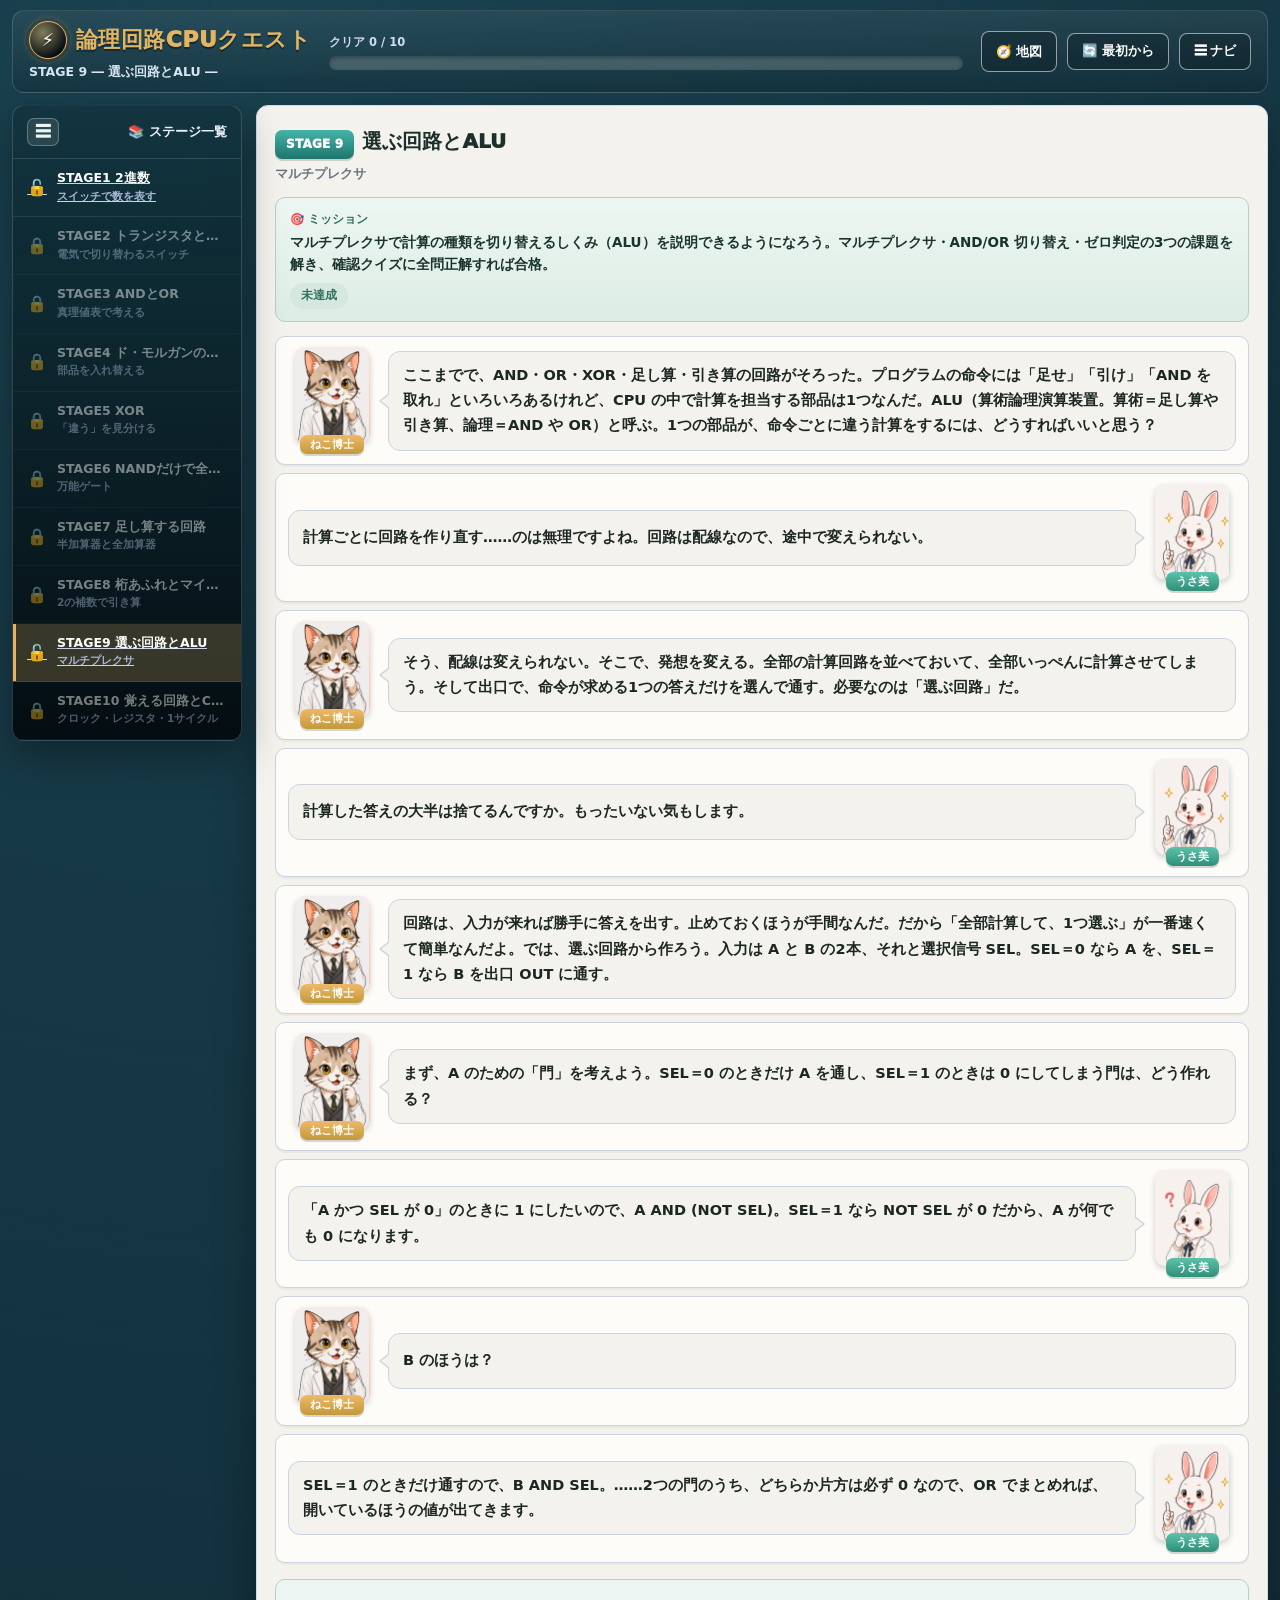
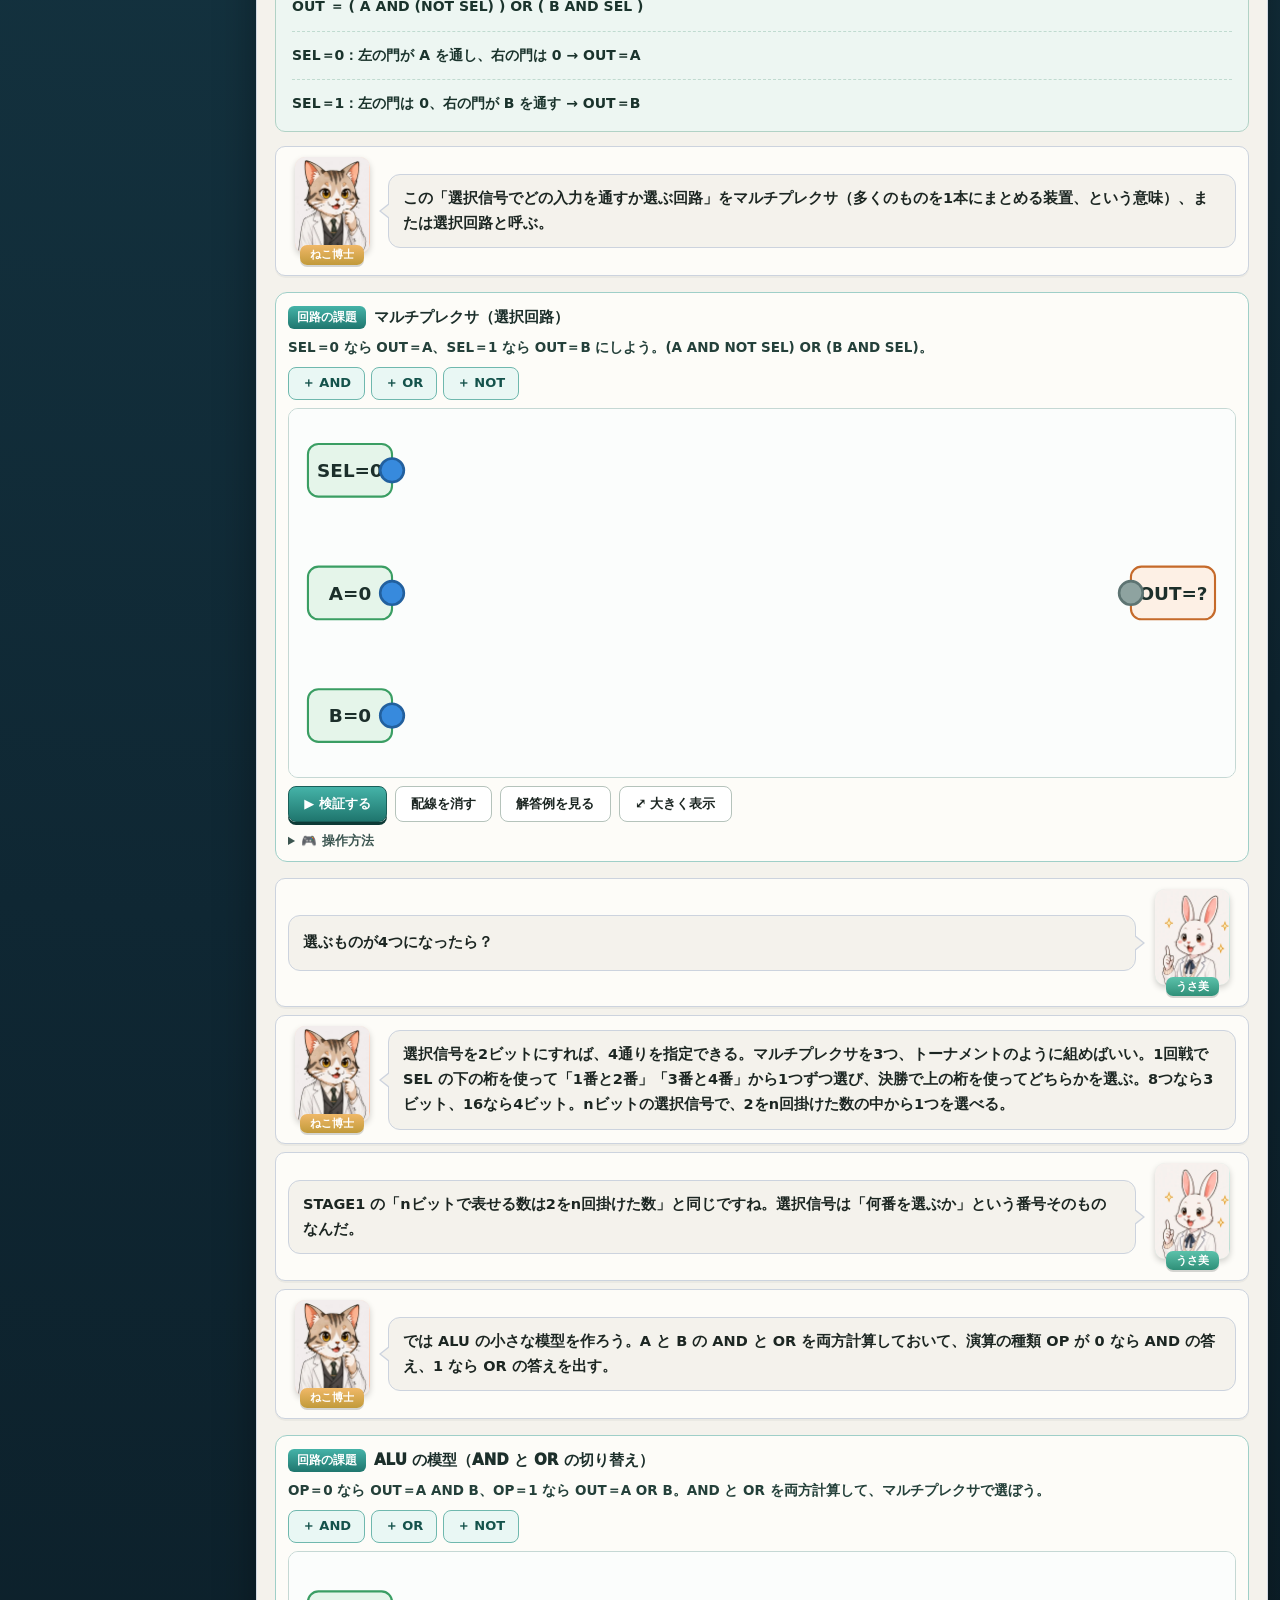
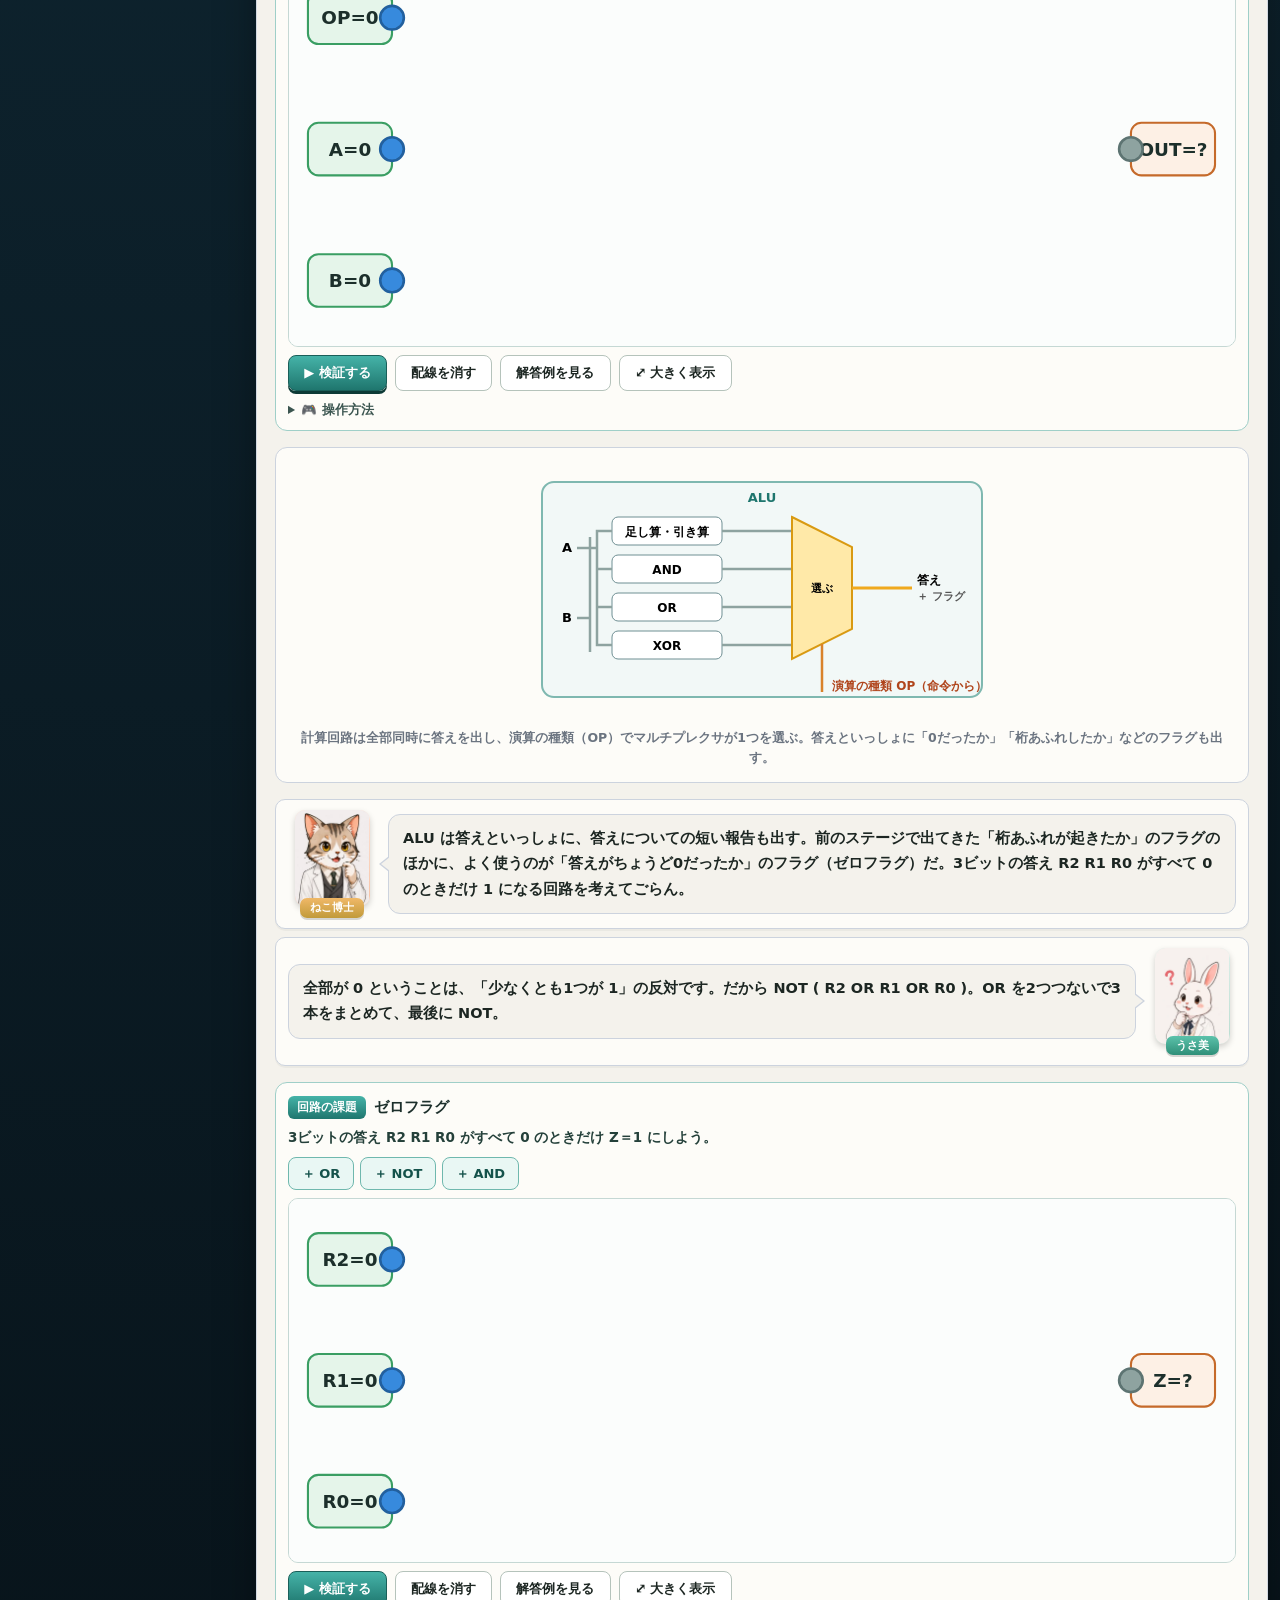
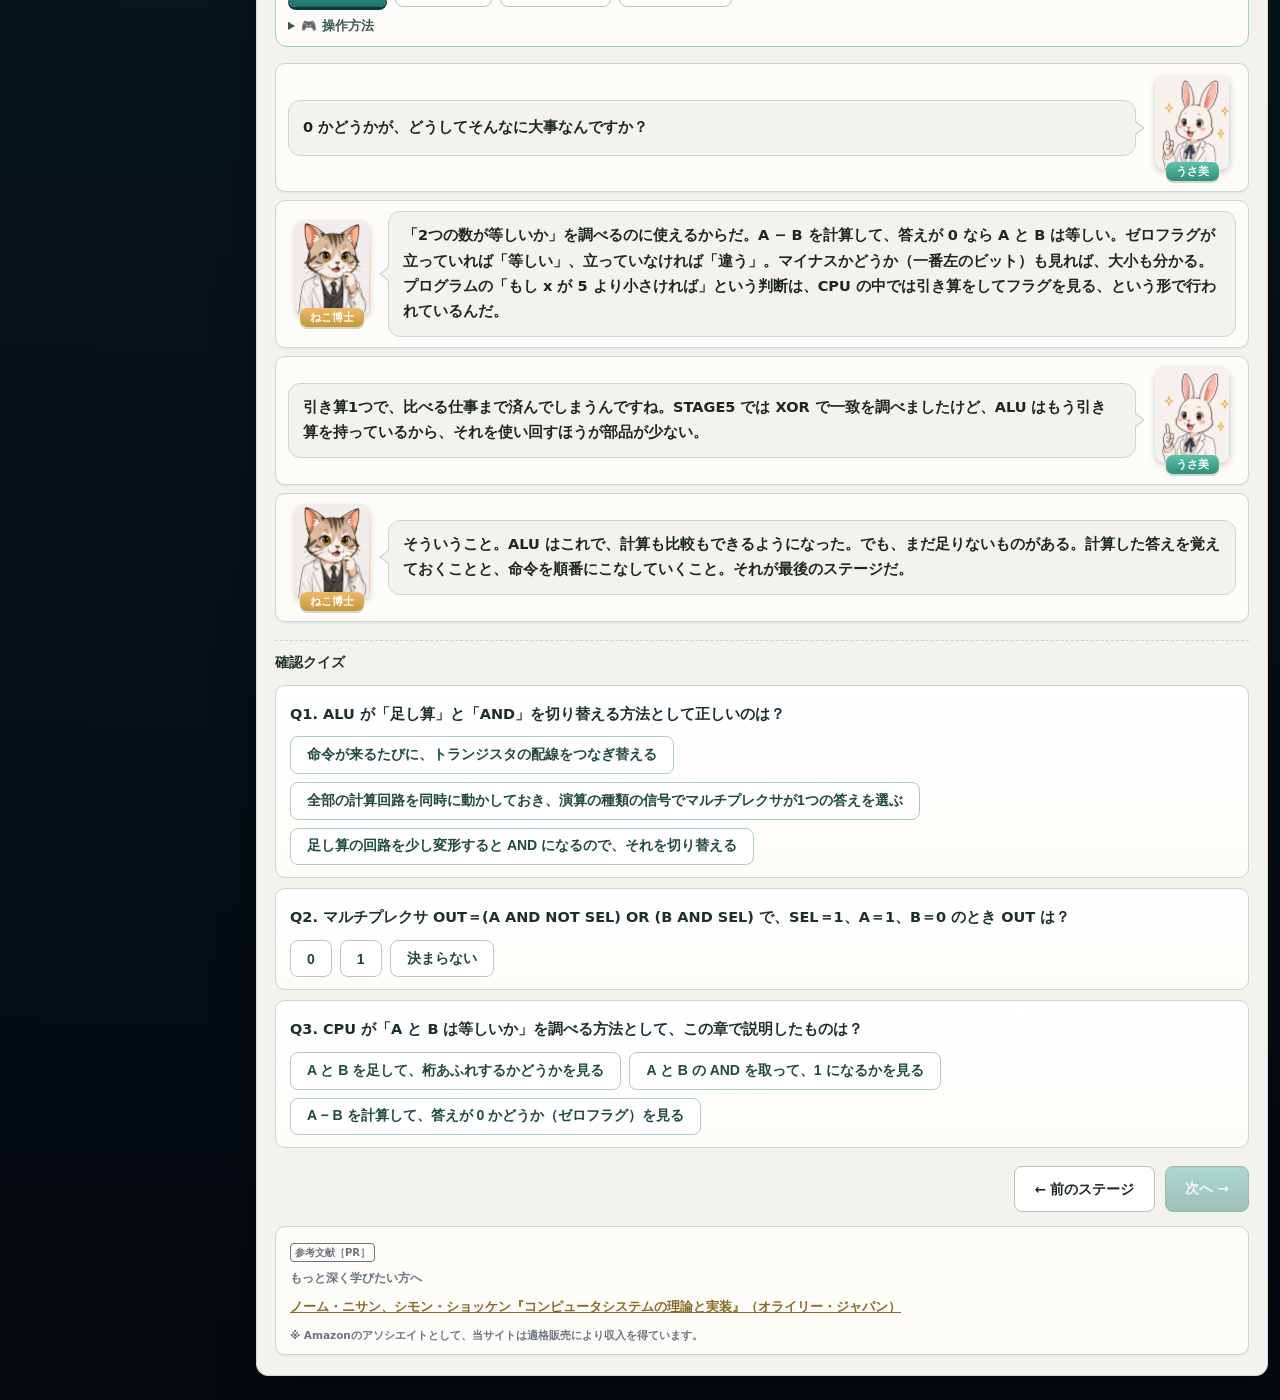
<file: stage9.html>
<!DOCTYPE html>
<html lang="ja">
<head>
<meta charset="UTF-8">
<meta name="viewport" content="width=device-width, initial-scale=1.0">
<meta name="theme-color" content="#0f2733">
<!-- Google tag (gtag.js) -->
<script async src="https://www.googletagmanager.com/gtag/js?id=G-9RTQCP2HXM"></script>
<script>
  window.dataLayer = window.dataLayer || [];
  function gtag(){dataLayer.push(arguments);}
  gtag('js', new Date());
  gtag('config', 'G-9RTQCP2HXM');
</script>
<title>STAGE9 選ぶ回路とALU ― 論理回路CPUクエスト</title>
<meta name="description" content="CPU の計算係 ALU は、足し算・AND・OR などを全部同時に計算しておき、命令の「演算の種類」で1つを選んで出す。選ぶ回路＝マルチプレクサを AND・OR・NOT で作り、ALU の切り替えと「答えが0か」の判定回路を組む。">
<link rel="canonical" href="https://informatics.habatakijuku.com/cpu-logic-game/stage9">
<meta property="og:type" content="article">
<meta property="og:site_name" content="論理回路CPUクエスト">
<meta property="og:locale" content="ja_JP">
<meta property="og:title" content="STAGE9 選ぶ回路とALU ― 論理回路CPUクエスト">
<meta property="og:description" content="いくつもの計算から1つを選ぶ。マルチプレクサと ALU のしくみ。">
<meta property="og:url" content="https://informatics.habatakijuku.com/cpu-logic-game/stage9">
<meta property="og:image" content="https://informatics.habatakijuku.com/images/ogp/cpu-logic-game.png">
<meta property="og:image:width" content="1200">
<meta property="og:image:height" content="630">
<meta name="twitter:card" content="summary_large_image">
<link rel="icon" href="data:image/svg+xml,<svg xmlns=%22http://www.w3.org/2000/svg%22 viewBox=%220 0 100 100%22><text y=%22.9em%22 font-size=%2290%22>⚡</text></svg>">
<link rel="stylesheet" href="design-system.css?v=20261108c">
<link rel="stylesheet" href="circuit.css?v=20261108c">
<script src="js/stages.js?v=20261108c"></script>
<script src="js/progress.js?v=20261108c"></script>
<script src="js/circuit.js?v=20261108c"></script>
<script src="js/labs.js?v=20261108c"></script>
</head>
<body>
<div class="app-shell side-collapsed" id="app-shell">
  <header class="game-header">
    <div class="brand">
      <div class="brand-title"><a class="head-reset home-badge" href="./" title="トップへ" aria-label="トップへ">⚡</a> <span>論理回路CPUクエスト</span></div>
      <div class="brand-sub">STAGE 9 ― 選ぶ回路とALU ―</div>
    </div>
    <div class="head-progress-wrap">
      <div class="head-progress-label" id="progress-label">クリア 0 / 10</div>
      <div class="head-progress" role="progressbar" aria-label="クリア済みステージ数" aria-valuemin="0" aria-valuemax="10" aria-valuenow="0"><div class="head-progress-fill" id="progress-fill" style="width:0%"></div></div>
    </div>
    <div class="header-actions">
      <a class="head-reset" href="/" title="情報の冒険（シリーズの地図）へ">🧭 地図</a>
      <button class="head-reset" id="btn-reset-all">🔄 最初から</button>
      <button class="head-reset" id="head-nav-toggle" title="ステージ一覧の表示切替">☰ ナビ</button>
    </div>
  </header>

  <div class="game-layout">
    <div class="side-backdrop" id="side-backdrop"></div>
    <aside class="side-panel">
      <div class="side-head">
        <button class="side-toggle" id="sidebar-toggle" title="ステージ一覧の表示切替" aria-label="ステージ一覧の表示切替">☰</button>
        <span class="side-head-text">📚 ステージ一覧</span>
      </div>
      <div class="side-list" id="side-list"></div>
    </aside>

    <main class="main-area">
      <div class="chapter-head">
        <span class="chapter-badge">STAGE 9</span><h1 class="chapter-title">選ぶ回路とALU</h1>
        <div class="chapter-sub">マルチプレクサ</div>
      </div>

      <div class="mission-box">
        <div class="mission-label">🎯 ミッション</div>
        <div class="mission-text">マルチプレクサで計算の種類を切り替えるしくみ（ALU）を説明できるようになろう。マルチプレクサ・AND/OR 切り替え・ゼロ判定の3つの課題を解き、確認クイズに全問正解すれば合格。</div>
        <span class="mission-status" id="mission-status">未達成</span>
      </div>

      <div class="dialogue-scene">
        <div class="dialog-row">
          <div class="dialog-character">
            <div class="dialog-avatar mentor"><img src="images/cat.webp" width="300" height="386" alt=""></div>
            <div class="dialog-name mentor">ねこ博士</div>
          </div>
          <div class="dialog-bubble">ここまでで、AND・OR・XOR・足し算・引き算の回路がそろった。プログラムの命令には「足せ」「引け」「AND を取れ」といろいろあるけれど、CPU の中で計算を担当する部品は1つなんだ。<strong>ALU</strong>（算術論理演算装置。算術＝足し算や引き算、論理＝AND や OR）と呼ぶ。1つの部品が、命令ごとに違う計算をするには、どうすればいいと思う？</div>
        </div>
        <div class="dialog-row right">
          <div class="dialog-character">
            <div class="dialog-avatar student"><img src="images/rabbit.webp" width="300" height="386" alt=""></div>
            <div class="dialog-name student">うさ美</div>
          </div>
          <div class="dialog-bubble">計算ごとに回路を作り直す……のは無理ですよね。回路は配線なので、途中で変えられない。</div>
        </div>
        <div class="dialog-row">
          <div class="dialog-character">
            <div class="dialog-avatar mentor"><img src="images/cat.webp" width="300" height="386" alt=""></div>
            <div class="dialog-name mentor">ねこ博士</div>
          </div>
          <div class="dialog-bubble">そう、配線は変えられない。そこで、発想を変える。全部の計算回路を並べておいて、<strong>全部いっぺんに計算させてしまう</strong>。そして出口で、命令が求める1つの答えだけを選んで通す。必要なのは「選ぶ回路」だ。</div>
        </div>
        <div class="dialog-row right">
          <div class="dialog-character">
            <div class="dialog-avatar student"><img src="images/rabbit.webp" width="300" height="386" alt=""></div>
            <div class="dialog-name student">うさ美</div>
          </div>
          <div class="dialog-bubble">計算した答えの大半は捨てるんですか。もったいない気もします。</div>
        </div>
        <div class="dialog-row">
          <div class="dialog-character">
            <div class="dialog-avatar mentor"><img src="images/cat.webp" width="300" height="386" alt=""></div>
            <div class="dialog-name mentor">ねこ博士</div>
          </div>
          <div class="dialog-bubble">回路は、入力が来れば勝手に答えを出す。止めておくほうが手間なんだ。だから「全部計算して、1つ選ぶ」が一番速くて簡単なんだよ。では、選ぶ回路から作ろう。入力は A と B の2本、それと選択信号 <strong>SEL</strong>。SEL＝0 なら A を、SEL＝1 なら B を出口 OUT に通す。</div>
        </div>
        <div class="dialog-row">
          <div class="dialog-character">
            <div class="dialog-avatar mentor"><img src="images/cat.webp" width="300" height="386" alt=""></div>
            <div class="dialog-name mentor">ねこ博士</div>
          </div>
          <div class="dialog-bubble">まず、A のための「門」を考えよう。SEL＝0 のときだけ A を通し、SEL＝1 のときは 0 にしてしまう門は、どう作れる？</div>
        </div>
        <div class="dialog-row right">
          <div class="dialog-character">
            <div class="dialog-avatar student"><img src="images/rabbitThink.webp" width="300" height="386" alt=""></div>
            <div class="dialog-name student">うさ美</div>
          </div>
          <div class="dialog-bubble"> 「A かつ SEL が 0」のときに 1 にしたいので、A AND (NOT SEL)。SEL＝1 なら NOT SEL が 0 だから、A が何でも 0 になります。</div>
        </div>
        <div class="dialog-row">
          <div class="dialog-character">
            <div class="dialog-avatar mentor"><img src="images/cat.webp" width="300" height="386" alt=""></div>
            <div class="dialog-name mentor">ねこ博士</div>
          </div>
          <div class="dialog-bubble">B のほうは？</div>
        </div>
        <div class="dialog-row right">
          <div class="dialog-character">
            <div class="dialog-avatar student"><img src="images/rabbit.webp" width="300" height="386" alt=""></div>
            <div class="dialog-name student">うさ美</div>
          </div>
          <div class="dialog-bubble">SEL＝1 のときだけ通すので、B AND SEL。……2つの門のうち、どちらか片方は必ず 0 なので、OR でまとめれば、開いているほうの値が出てきます。</div>
        </div>
      </div>
      <div class="formula-box">
        <span class="step">OUT ＝ ( A AND (NOT SEL) ) OR ( B AND SEL )</span>
        <span class="step">SEL＝0：左の門が A を通し、右の門は 0 → OUT＝A</span>
        <span class="step">SEL＝1：左の門は 0、右の門が B を通す → OUT＝B</span>
      </div>
      <div class="dialogue-scene">
        <div class="dialog-row">
          <div class="dialog-character">
            <div class="dialog-avatar mentor"><img src="images/cat.webp" width="300" height="386" alt=""></div>
            <div class="dialog-name mentor">ねこ博士</div>
          </div>
          <div class="dialog-bubble">この「選択信号でどの入力を通すか選ぶ回路」を<strong>マルチプレクサ</strong>（多くのものを1本にまとめる装置、という意味）、または<strong>選択回路</strong>と呼ぶ。</div>
        </div>
      </div>
      <div class="cp" id="pz-s9-mux"></div>
      <div class="dialogue-scene">
        <div class="dialog-row right">
          <div class="dialog-character">
            <div class="dialog-avatar student"><img src="images/rabbit.webp" width="300" height="386" alt=""></div>
            <div class="dialog-name student">うさ美</div>
          </div>
          <div class="dialog-bubble">選ぶものが4つになったら？</div>
        </div>
        <div class="dialog-row">
          <div class="dialog-character">
            <div class="dialog-avatar mentor"><img src="images/cat.webp" width="300" height="386" alt=""></div>
            <div class="dialog-name mentor">ねこ博士</div>
          </div>
          <div class="dialog-bubble">選択信号を2ビットにすれば、4通りを指定できる。マルチプレクサを3つ、トーナメントのように組めばいい。1回戦で SEL の下の桁を使って「1番と2番」「3番と4番」から1つずつ選び、決勝で上の桁を使ってどちらかを選ぶ。8つなら3ビット、16なら4ビット。nビットの選択信号で、2をn回掛けた数の中から1つを選べる。</div>
        </div>
        <div class="dialog-row right">
          <div class="dialog-character">
            <div class="dialog-avatar student"><img src="images/rabbit.webp" width="300" height="386" alt=""></div>
            <div class="dialog-name student">うさ美</div>
          </div>
          <div class="dialog-bubble">STAGE1 の「nビットで表せる数は2をn回掛けた数」と同じですね。選択信号は「何番を選ぶか」という番号そのものなんだ。</div>
        </div>
        <div class="dialog-row">
          <div class="dialog-character">
            <div class="dialog-avatar mentor"><img src="images/cat.webp" width="300" height="386" alt=""></div>
            <div class="dialog-name mentor">ねこ博士</div>
          </div>
          <div class="dialog-bubble">では ALU の小さな模型を作ろう。A と B の AND と OR を両方計算しておいて、演算の種類 <strong>OP</strong> が 0 なら AND の答え、1 なら OR の答えを出す。</div>
        </div>
      </div>
      <div class="cp" id="pz-s9-alu"></div>
      <div class="diagram-box">
      <svg viewBox="0 0 460 250" width="460" role="img" aria-label="ALUの仕組み：全部の計算回路の答えをマルチプレクサで1つ選ぶ">
        <rect x="10" y="20" width="440" height="215" rx="12" fill="#f2f8f7" stroke="#7fb8b0" stroke-width="2"/>
        <text x="230" y="40" text-anchor="middle" font-size="13" font-weight="900" fill="#1f766e">ALU</text>
        <text x="30" y="90" font-size="13" font-weight="900">A</text><text x="30" y="160" font-size="13" font-weight="900">B</text>
        <g font-size="12" font-weight="900" text-anchor="middle">
          <rect x="80" y="55" width="110" height="28" rx="6" fill="#fff" stroke="#6f8f93"/><text x="135" y="74">足し算・引き算</text>
          <rect x="80" y="93" width="110" height="28" rx="6" fill="#fff" stroke="#6f8f93"/><text x="135" y="112">AND</text>
          <rect x="80" y="131" width="110" height="28" rx="6" fill="#fff" stroke="#6f8f93"/><text x="135" y="150">OR</text>
          <rect x="80" y="169" width="110" height="28" rx="6" fill="#fff" stroke="#6f8f93"/><text x="135" y="188">XOR</text>
        </g>
        <g stroke="#8ea3a0" stroke-width="2.5" fill="none">
          <path d="M45 86 H65 V69 H80 M65 86 V107 H80 M65 107 V145 H80 M65 145 V183 H80"/>
          <path d="M45 156 H58 V75 M58 156 V190"/>
          <path d="M190 69 H260 M190 107 H260 M190 145 H260 M190 183 H260"/>
        </g>
        <path d="M260 55 L320 85 L320 167 L260 197 Z" fill="#ffe9a8" stroke="#d99a12" stroke-width="2"/>
        <text x="290" y="130" text-anchor="middle" font-size="11" font-weight="900">選ぶ</text>
        <path d="M290 230 V182" stroke="#d9822b" stroke-width="2.5"/>
        <text x="300" y="228" font-size="12" font-weight="900" fill="#b0451c">演算の種類 OP（命令から）</text>
        <path d="M320 126 H380" stroke="#f0a91e" stroke-width="3"/>
        <text x="385" y="122" font-size="12" font-weight="900">答え</text>
        <text x="385" y="138" font-size="11" fill="#555">＋ フラグ</text>
      </svg>
      <div class="diagram-caption">計算回路は全部同時に答えを出し、演算の種類（OP）でマルチプレクサが1つを選ぶ。答えといっしょに「0だったか」「桁あふれしたか」などのフラグも出す。</div>
      </div>
      <div class="dialogue-scene">
        <div class="dialog-row">
          <div class="dialog-character">
            <div class="dialog-avatar mentor"><img src="images/cat.webp" width="300" height="386" alt=""></div>
            <div class="dialog-name mentor">ねこ博士</div>
          </div>
          <div class="dialog-bubble">ALU は答えといっしょに、答えについての短い報告も出す。前のステージで出てきた「桁あふれが起きたか」のフラグのほかに、よく使うのが「<strong>答えがちょうど0だったか</strong>」のフラグ（ゼロフラグ）だ。3ビットの答え R2 R1 R0 がすべて 0 のときだけ 1 になる回路を考えてごらん。</div>
        </div>
        <div class="dialog-row right">
          <div class="dialog-character">
            <div class="dialog-avatar student"><img src="images/rabbitThink.webp" width="300" height="386" alt=""></div>
            <div class="dialog-name student">うさ美</div>
          </div>
          <div class="dialog-bubble"> 全部が 0 ということは、「少なくとも1つが 1」の反対です。だから NOT ( R2 OR R1 OR R0 )。OR を2つつないで3本をまとめて、最後に NOT。</div>
        </div>
      </div>
      <div class="cp" id="pz-s9-zero"></div>
      <div class="dialogue-scene">
        <div class="dialog-row right">
          <div class="dialog-character">
            <div class="dialog-avatar student"><img src="images/rabbit.webp" width="300" height="386" alt=""></div>
            <div class="dialog-name student">うさ美</div>
          </div>
          <div class="dialog-bubble">0 かどうかが、どうしてそんなに大事なんですか？</div>
        </div>
        <div class="dialog-row">
          <div class="dialog-character">
            <div class="dialog-avatar mentor"><img src="images/cat.webp" width="300" height="386" alt=""></div>
            <div class="dialog-name mentor">ねこ博士</div>
          </div>
          <div class="dialog-bubble">「2つの数が等しいか」を調べるのに使えるからだ。A − B を計算して、答えが 0 なら A と B は等しい。ゼロフラグが立っていれば「等しい」、立っていなければ「違う」。マイナスかどうか（一番左のビット）も見れば、大小も分かる。プログラムの「もし x が 5 より小さければ」という判断は、CPU の中では引き算をしてフラグを見る、という形で行われているんだ。</div>
        </div>
        <div class="dialog-row right">
          <div class="dialog-character">
            <div class="dialog-avatar student"><img src="images/rabbit.webp" width="300" height="386" alt=""></div>
            <div class="dialog-name student">うさ美</div>
          </div>
          <div class="dialog-bubble">引き算1つで、比べる仕事まで済んでしまうんですね。STAGE5 では XOR で一致を調べましたけど、ALU はもう引き算を持っているから、それを使い回すほうが部品が少ない。</div>
        </div>
        <div class="dialog-row">
          <div class="dialog-character">
            <div class="dialog-avatar mentor"><img src="images/cat.webp" width="300" height="386" alt=""></div>
            <div class="dialog-name mentor">ねこ博士</div>
          </div>
          <div class="dialog-bubble">そういうこと。ALU はこれで、計算も比較もできるようになった。でも、まだ足りないものがある。計算した答えを<strong>覚えておく</strong>ことと、命令を<strong>順番に</strong>こなしていくこと。それが最後のステージだ。</div>
        </div>
      </div>
      <script>
      CircuitPuzzle.mount(document.getElementById("pz-s9-mux"), {
        id: "cpu-s9-mux", title: "マルチプレクサ（選択回路）",
        desc: "SEL＝0 なら OUT＝A、SEL＝1 なら OUT＝B にしよう。(A AND NOT SEL) OR (B AND SEL)。",
        inputs: ["SEL", "A", "B"], outputs: ["OUT"], gates: ["AND", "OR", "NOT"], height: 280,
        truth: function (SEL, A, B) { return [SEL ? B : A]; },
        solution: function (k) { var n = k.add("NOT", 0.2, 0.2), a1 = k.add("AND", 0.42, 0.4), a2 = k.add("AND", 0.42, 0.8), o = k.add("OR", 0.66, 0.6); k.wire(k.inp[0], n); k.wire(k.inp[1], a1, 0); k.wire(n, a1, 1); k.wire(k.inp[2], a2, 0); k.wire(k.inp[0], a2, 1); k.wire(a1, o, 0); k.wire(a2, o, 1); k.wire(o, k.out[0]); }
      });
      CircuitPuzzle.mount(document.getElementById("pz-s9-alu"), {
        id: "cpu-s9-alu", title: "ALU の模型（AND と OR の切り替え）",
        desc: "OP＝0 なら OUT＝A AND B、OP＝1 なら OUT＝A OR B。AND と OR を両方計算して、マルチプレクサで選ぼう。",
        inputs: ["OP", "A", "B"], outputs: ["OUT"], gates: ["AND", "OR", "NOT"], height: 300,
        truth: function (OP, A, B) { return [OP ? (A | B) : (A & B)]; },
        solution: function (k) { var g1 = k.add("AND", 0.2, 0.55), g2 = k.add("OR", 0.2, 0.88), n = k.add("NOT", 0.2, 0.15), m1 = k.add("AND", 0.45, 0.4), m2 = k.add("AND", 0.45, 0.8), o = k.add("OR", 0.68, 0.6); k.wire(k.inp[1], g1, 0); k.wire(k.inp[2], g1, 1); k.wire(k.inp[1], g2, 0); k.wire(k.inp[2], g2, 1); k.wire(k.inp[0], n); k.wire(g1, m1, 0); k.wire(n, m1, 1); k.wire(g2, m2, 0); k.wire(k.inp[0], m2, 1); k.wire(m1, o, 0); k.wire(m2, o, 1); k.wire(o, k.out[0]); }
      });
      CircuitPuzzle.mount(document.getElementById("pz-s9-zero"), {
        id: "cpu-s9-zero", title: "ゼロフラグ",
        desc: "3ビットの答え R2 R1 R0 がすべて 0 のときだけ Z＝1 にしよう。",
        inputs: ["R2", "R1", "R0"], outputs: ["Z"], gates: ["OR", "NOT", "AND"],
        truth: function (a, b, c) { return [a || b || c ? 0 : 1]; },
        solution: function (k) { var o1 = k.add("OR", 0.25, 0.3), o2 = k.add("OR", 0.47, 0.5), n = k.add("NOT", 0.68, 0.5); k.wire(k.inp[0], o1, 0); k.wire(k.inp[1], o1, 1); k.wire(o1, o2, 0); k.wire(k.inp[2], o2, 1); k.wire(o2, n); k.wire(n, k.out[0]); }
      });
      </script>

      <h2 class="quiz-head">確認クイズ</h2>
      <div class="quiz-card" data-quiz>
        <p class="quiz-q">Q1. ALU が「足し算」と「AND」を切り替える方法として正しいのは？</p>
        <div class="choice-list">
          <button class="choice-btn">命令が来るたびに、トランジスタの配線をつなぎ替える</button>
          <button class="choice-btn">全部の計算回路を同時に動かしておき、演算の種類の信号でマルチプレクサが1つの答えを選ぶ</button>
          <button class="choice-btn">足し算の回路を少し変形すると AND になるので、それを切り替える</button>
        </div>
        <div class="quiz-explain" hidden>正解！ 配線は変えられない。全部いっぺんに計算させ、出口で選ぶのがいちばん速く簡単。</div>
      </div>
      <div class="quiz-card" data-quiz>
        <p class="quiz-q">Q2. マルチプレクサ OUT＝(A AND NOT SEL) OR (B AND SEL) で、SEL＝1、A＝1、B＝0 のとき OUT は？</p>
        <div class="choice-list">
          <button class="choice-btn">0</button>
          <button class="choice-btn">1</button>
          <button class="choice-btn">決まらない</button>
        </div>
        <div class="quiz-explain" hidden>正解！ SEL＝1 なので左の門は 0、右の門が B を通す。B＝0 なので OUT＝0。</div>
      </div>
      <div class="quiz-card" data-quiz>
        <p class="quiz-q">Q3. CPU が「A と B は等しいか」を調べる方法として、この章で説明したものは？</p>
        <div class="choice-list">
          <button class="choice-btn">A と B を足して、桁あふれするかどうかを見る</button>
          <button class="choice-btn">A と B の AND を取って、1 になるかを見る</button>
          <button class="choice-btn">A − B を計算して、答えが 0 かどうか（ゼロフラグ）を見る</button>
        </div>
        <div class="quiz-explain" hidden>正解！ 等しければ差は 0。ALU が出すゼロフラグを見れば判定できる。一番左のビットも見れば大小も分かる。</div>
      </div>

      <div class="stage-nav">
        <a class="btn" href="stage8.html">← 前のステージ</a>
        <button class="btn btn-primary" id="btn-next" disabled>次へ →</button>
      </div>

      <div id="book-recommend"></div>
    </main>
  </div>
</div>

<script>QUEST.initStagePage(9);</script>

<script src="https://my.habatakijuku.com/sync.js" defer></script>
</body>
</html>
</file>
<file: design-system.css>
/* ============================================================
   QUEST TEMPLATE — design system
   フェルト×クリーム紙×ゴールドを基調にした、学習クエスト系サイトの
   見た目だけを抜き出した共通デザインシステム。
   クイズ判定・進捗管理・ダイアログ内容などのロジックは含まない。
   色を変えたいときは :root の変数だけ差し替えればOK。
   ============================================================ */

*,*::before,*::after{box-sizing:border-box;margin:0;padding:0}
html{-webkit-text-size-adjust:100%;text-size-adjust:100%;scroll-behavior:smooth}
html,body{max-width:100vw;overflow-x:hidden}

:root{
  /* ベース配色（論理回路CPUクエスト：基板の紺×青緑）。差し替えればテーマが丸ごと変わる */
  --bg1:#0f2733;--bg2:#1a4250;--bg3:#04090d;
  --paper:#f4f2ec;--paper2:#fdfcf8;--ink:#1c2622;--muted:#6b7480;--line:#ccd3de;
  --gold:#e3b563;--gold-dark:#8a6a24;--gold-light:#f5e3ba;
  --felt:#143440;--felt-dark:#061016;
  --ok:#2f9e5c;--ok-bg:#e6f5ec;--ok-bd:#8fd1ab;
  --ng:#c8433f;--ng-bg:#fbe9e8;--ng-bd:#e79a97;
  --shadow:0 16px 40px rgba(0,0,0,.35);
  --r:10px;--r-lg:16px;
  --f:system-ui,-apple-system,"Hiragino Sans","Yu Gothic",sans-serif;
}

body{
  font-family:var(--f);color:var(--ink);font-weight:600;min-height:100vh;line-height:1.7;
  background:radial-gradient(circle at 20% 0%,var(--bg2) 0,var(--bg1) 40%,var(--bg3) 100%);
}
a{color:inherit}
button,a{-webkit-tap-highlight-color:transparent}

/* ==========================================================
   1. ページ共通シェル（内側ページ：ヘッダー＋サイドバー＋メイン）
   ========================================================== */
.app-shell{min-height:100vh;display:flex;flex-direction:column;gap:12px;padding:10px 12px 24px}

/* ヘッダー */
.game-header{display:flex;align-items:center;gap:18px;flex-wrap:wrap;color:#fff;padding:10px 16px;
  background:linear-gradient(180deg,rgba(255,255,255,.06),rgba(0,0,0,.14));border-radius:12px;border:1px solid rgba(255,255,255,.15)}
.brand{display:flex;flex-direction:column;gap:2px;min-width:220px}
/* brand-title の中にホームバッジ(アイコン)を入れると、それ自体がトップへ戻るボタンになる */
.brand-title{display:flex;align-items:center;gap:9px;font-size:22px;font-weight:950;letter-spacing:.02em;color:var(--gold);text-shadow:0 2px 0 rgba(0,0,0,.4)}
.brand-sub{font-size:12.5px;font-weight:800;color:#d9e4f5}
.head-progress-wrap{flex:1;min-width:160px;display:flex;flex-direction:column;gap:4px}
.head-progress-label{font-size:11.5px;color:#cfdcf0;font-weight:800}
.head-progress{height:14px;background:rgba(255,255,255,.18);border-radius:999px;overflow:hidden;box-shadow:inset 0 2px 4px rgba(0,0,0,.3)}
.head-progress-fill{height:100%;width:0;background:linear-gradient(90deg,#c9efea,#1f766e);border-radius:999px;transition:width .4s}
.head-reset{padding:9px 14px;border:1.5px solid rgba(255,255,255,.55);border-radius:8px;background:rgba(0,0,0,.2);color:#fff;font-size:12.5px;font-weight:800;cursor:pointer;white-space:nowrap}
.head-reset:hover{background:rgba(255,255,255,.12)}
a.head-reset{text-decoration:none;display:inline-flex;align-items:center}
/* 円形バッジ（ブランドアイコン兼トップへ戻るボタン） */
.head-reset.home-badge{width:38px;height:38px;flex-shrink:0;padding:0;border-radius:50%;justify-content:center;background:radial-gradient(circle at 35% 30%, rgba(227,181,99,.5), rgba(4,12,16,1) 75%);border:1.5px solid var(--gold);box-shadow:0 0 0 3px rgba(0,0,0,.25),0 0 10px -2px var(--gold);font-size:18px}
.head-reset.home-badge:hover{box-shadow:0 0 0 3px rgba(0,0,0,.25),0 0 16px 0 var(--gold);background:rgba(0,0,0,.12);transform:translateY(-2px) scale(1.07)}
.header-actions{display:flex;align-items:center;gap:10px;margin-left:auto;flex-shrink:0}

/* レイアウト（サイドバー折りたたみ対応のオフキャンバス方式） */
.game-layout{display:grid;grid-template-columns:230px minmax(0,1fr);gap:14px;align-items:start;transition:grid-template-columns .25s ease}
.side-backdrop{display:none}

/* サイドバー */
.side-panel{background:linear-gradient(180deg,rgba(18,52,62,.92),rgba(4,12,16,.95));border:1px solid rgba(255,255,255,.16);
  border-radius:12px;box-shadow:var(--shadow);overflow:hidden;position:sticky;top:10px;transition:width .25s ease}
.side-head{padding:12px 14px;font-size:13px;font-weight:900;color:#eaf0fa;border-bottom:1px solid rgba(255,255,255,.14);
  display:flex;align-items:center;gap:8px;min-height:20px}
.side-head-text{white-space:nowrap}
.side-toggle{width:32px;height:28px;border:1px solid rgba(255,255,255,.28);border-radius:7px;background:rgba(255,255,255,.10);
  color:#eaf6f2;font-weight:950;font-size:16px;cursor:pointer;line-height:1;flex-shrink:0}
.side-list{display:flex;flex-direction:column}
.side-item{display:flex;align-items:center;gap:10px;padding:11px 14px;border-bottom:1px solid rgba(255,255,255,.09);
  color:#c8d4e8;cursor:pointer;user-select:none;touch-action:manipulation;min-width:0}
.side-item:hover{background:rgba(255,255,255,.06)}
.side-item.active{background:rgba(227,181,99,.22);box-shadow:inset 3px 0 0 var(--gold)}
.side-item.locked{opacity:.45;cursor:not-allowed}
.side-icon{font-size:16px;width:20px;text-align:center;flex-shrink:0}
.side-text{min-width:0}
.side-main{font-size:12.5px;font-weight:900;line-height:1.3;color:#fff;white-space:nowrap;overflow:hidden;text-overflow:ellipsis}
.side-sub{font-size:10.5px;color:#a9b8d5;margin-top:1px;white-space:nowrap;overflow:hidden;text-overflow:ellipsis}

.app-shell.side-collapsed .game-layout{grid-template-columns:64px minmax(0,1fr)}
.app-shell.side-collapsed .side-panel{width:64px}
.app-shell.side-collapsed .side-head{justify-content:center;padding:8px 6px}
.app-shell.side-collapsed .side-head-text{display:none}
.app-shell.side-collapsed .side-item{justify-content:center;padding:11px 6px}
.app-shell.side-collapsed .side-item .side-text{display:none}

@media(min-width:901px){
  .app-shell.side-collapsed .game-layout{grid-template-columns:230px minmax(0,1fr) !important}
  .app-shell.side-collapsed .side-panel{width:auto !important}
  .app-shell.side-collapsed .side-head{justify-content:space-between !important;padding:12px 14px !important}
  .app-shell.side-collapsed .side-head-text{display:block !important}
  .app-shell.side-collapsed .side-item{justify-content:flex-start !important;padding:11px 14px !important}
  .app-shell.side-collapsed .side-item .side-text{display:block !important}
}
@media(max-width:900px){
  .game-layout{grid-template-columns:64px minmax(0,1fr);gap:8px}
  .app-shell:not(.side-collapsed) .game-layout{grid-template-columns:210px minmax(0,1fr)}
  .side-panel{position:sticky;top:8px}
}
@media(max-width:700px){
  .game-layout{grid-template-columns:1fr}
  .app-shell.side-collapsed .game-layout,
  .app-shell:not(.side-collapsed) .game-layout{grid-template-columns:1fr}
  .side-panel{position:fixed;top:0;left:0;width:min(82vw,300px);height:100vh;height:100dvh;
    border-radius:0;transform:translateX(-100%);transition:transform .25s ease;
    box-shadow:10px 0 30px rgba(0,0,0,.45);overflow-y:auto;z-index:80}
  .app-shell.side-collapsed .side-panel{transform:translateX(-100%)}
  .app-shell:not(.side-collapsed) .side-panel{transform:translateX(0)}
  .side-backdrop{display:none;position:fixed;inset:0;background:rgba(6,12,18,.55);z-index:70}
  .app-shell:not(.side-collapsed) .side-backdrop{display:block}
  .game-header{padding:8px 12px}
}

/* メインエリア */
.main-area{background:var(--paper);border:1px solid #d3d9e2;border-radius:12px;padding:18px 18px 20px;box-shadow:var(--shadow);min-height:520px;min-width:0}
.chapter-head{margin-bottom:12px}
.chapter-badge{display:inline-block;background:linear-gradient(#45b3a8,#1f766e);color:#fff;border-radius:7px;
  padding:4px 11px;font-size:12px;font-weight:950;letter-spacing:.02em;margin-right:8px;box-shadow:0 2px 0 rgba(0,0,0,.15)}
.chapter-title{display:inline;margin:0;font-size:20px;font-weight:950;color:#1c2f2b}
.chapter-sub{font-size:13px;color:var(--muted);margin-top:4px;font-weight:700}

/* ==========================================================
   2. キャラクター対話（吹き出し）
   .dialog-avatar.mentor / .dialog-avatar.student で色分け。
   画像を使う場合は中に <img> を入れる（object-fit:contain）。
   ========================================================== */
.dialogue-scene{display:flex;flex-direction:column;gap:8px;margin:14px 0 16px}
.dialog-row{display:grid;grid-template-columns:88px minmax(0,1fr);gap:12px;align-items:stretch;border:1px solid var(--line);background:var(--paper2);border-radius:10px;padding:10px 12px;box-shadow:0 2px 0 rgba(0,0,0,.04)}
.dialog-row.right{grid-template-columns:minmax(0,1fr) 88px}
.dialog-row.right .dialog-character{order:2}
.dialog-row.right .dialog-bubble{order:1}
.dialog-character{display:flex;flex-direction:column;align-items:center;justify-content:center;gap:0;min-width:0}
.dialog-avatar{position:relative;z-index:1;width:75px;height:96px;border-radius:10px;display:flex;align-items:center;justify-content:center;font-size:34px;box-shadow:0 3px 6px rgba(0,0,0,.18);flex-shrink:0;overflow:hidden}
.dialog-avatar.mentor{background:linear-gradient(#fde3d6,#f7c2a4)}
.dialog-avatar.student{background:linear-gradient(#dcefe9,#b9dcd0)}
.dialog-avatar img{width:100%;height:100%;object-fit:contain}
.dialog-name{position:relative;z-index:2;margin-top:-8px;padding:3px 10px;border-radius:7px;color:#fff;font-weight:900;font-size:11px;line-height:1.2;box-shadow:0 2px 0 rgba(0,0,0,.16);white-space:nowrap;text-align:center}
.dialog-name.mentor{background:linear-gradient(#f0b868,#c19a3a)}
.dialog-name.student{background:linear-gradient(#5cc2ab,#2f8f78)}
.dialog-bubble{position:relative;align-self:center;background:var(--paper);border:1px solid var(--line);border-radius:12px;padding:11px 14px;color:var(--ink);font-size:14.5px;line-height:1.75;font-weight:700;min-height:56px;align-content:center}
.dialog-bubble::before{content:"";position:absolute;left:-10px;top:50%;transform:translateY(-50%);width:0;height:0;border-top:8px solid transparent;border-bottom:8px solid transparent;border-right:10px solid var(--line)}
.dialog-bubble::after{content:"";position:absolute;left:-8px;top:50%;transform:translateY(-50%);width:0;height:0;border-top:7px solid transparent;border-bottom:7px solid transparent;border-right:9px solid var(--paper)}
.dialog-row.right .dialog-bubble::before{left:auto;right:-10px;border-right:0;border-left:10px solid var(--line)}
.dialog-row.right .dialog-bubble::after{left:auto;right:-8px;border-right:0;border-left:9px solid var(--paper)}
@media (max-width:700px){
  .dialog-row,.dialog-row.right{grid-template-columns:70px minmax(0,1fr);padding:8px;gap:8px}
  .dialog-row.right .dialog-character{order:0}
  .dialog-row.right .dialog-bubble{order:1}
  .dialog-avatar{width:59px;height:76px;font-size:27px}
  .dialog-name{font-size:9.5px;padding:3px 7px;margin-top:-6px}
  .dialog-bubble{font-size:14px;padding:9px 11px;min-height:0}
  .dialog-row.right .dialog-bubble::before{left:-10px;right:auto;border-left:0;border-right:10px solid var(--line)}
  .dialog-row.right .dialog-bubble::after{left:-8px;right:auto;border-left:0;border-right:9px solid var(--paper)}
}

/* ==========================================================
   3. ミッションボックス／ボタン／選択肢（クイズの見た目のみ。判定ロジックは含まない）
   ========================================================== */
.mission-box{background:linear-gradient(180deg,#edf6f2,#dcede5);border:1px solid #b1d2c6;border-radius:10px;padding:12px 14px;margin-bottom:14px}
.mission-label{font-size:11.5px;font-weight:950;color:#2e7060;margin-bottom:3px}
.mission-text{font-size:13.5px;color:#1a332c;font-weight:700;line-height:1.6}
.mission-status{display:inline-block;margin-top:8px;padding:3px 11px;border-radius:999px;font-size:11.5px;font-weight:900;
  background:#d6e7df;color:#2e7060}
.mission-status.ok{background:var(--ok-bg);color:var(--ok);border:1px solid var(--ok-bd)}

/* ステージクリア演出・クリアバッジ */
.stage-clear-banner{margin:18px 0 4px;text-align:center;font-size:24px;font-weight:950;color:var(--gold-dark);letter-spacing:.04em;animation:clear-pop .5s cubic-bezier(.2,1.6,.4,1)}
@keyframes clear-pop{0%{transform:scale(.3);opacity:0}100%{transform:scale(1);opacity:1}}
.quest-card.cleared::after{content:"🏅";position:absolute;top:-12px;right:-8px;font-size:26px;filter:drop-shadow(0 2px 3px rgba(0,0,0,.3))}
@media (prefers-reduced-motion:reduce){.stage-clear-banner{animation:none}}

.stage-nav{display:flex;justify-content:flex-end;gap:10px;margin-top:18px;flex-wrap:wrap}
.btn{border:1px solid #b5c3bb;background:#fff;border-radius:8px;padding:.65rem 1.2rem;font-size:13.5px;cursor:pointer;
  color:var(--ink);font-family:var(--f);font-weight:800;touch-action:manipulation;-webkit-tap-highlight-color:transparent}
.btn:hover{background:#edf3ef}
.btn:disabled{opacity:.4;cursor:not-allowed}
a.btn{text-decoration:none;display:inline-flex;align-items:center}
.btn-primary{background:linear-gradient(#45b3a8,#1f766e);border-color:#1a5f59;color:#fff;box-shadow:0 3px 0 #0d3a36}
.btn-primary:hover{opacity:.92;background:linear-gradient(#45b3a8,#1f766e)}
.btn-primary:disabled{opacity:.4;cursor:not-allowed;box-shadow:none}

.choice-list{display:flex;flex-wrap:wrap;gap:8px;margin-top:10px}
.choice-btn{border:1.5px solid #accdbf;background:#fff;border-radius:8px;padding:.55rem 1rem;font-size:14px;font-weight:800;
  cursor:pointer;color:#1f4a3c;touch-action:manipulation;text-align:left}
.choice-btn:hover{background:#ecf6f1}
.choice-btn[aria-disabled="true"]{cursor:default}
.choice-btn.choice-ok{background:var(--ok-bg);border-color:var(--ok-bd);color:var(--ok)}
.choice-btn.choice-ng{background:var(--ng-bg);border-color:var(--ng-bd);color:var(--ng)}
/* 色だけに頼らない正誤表示（色覚特性への配慮） */
.choice-btn.choice-ok::before{content:"✓ "}
.choice-btn.choice-ng::before{content:"✗ "}
/* スクリーンリーダー専用テキスト */
.sr-only{position:absolute;width:1px;height:1px;padding:0;margin:-1px;overflow:hidden;clip:rect(0 0 0 0);white-space:nowrap;border:0}
.quiz-q{font-size:14.5px;font-weight:850;color:#1c2f2b;margin-top:4px}
.quiz-head{font-size:14px;font-weight:950;color:#1c2f2b;margin:18px 0 10px;padding-top:10px;border-top:1px dashed var(--line)}
.quiz-card{background:linear-gradient(180deg,#fff,var(--paper2));border:1px solid var(--line);border-radius:10px;padding:12px 14px;margin-bottom:10px}
.quiz-explain{margin-top:9px;font-size:13.5px;line-height:1.6;color:#1a332c;background:#edf6f2;border:1px solid #b1d2c6;border-radius:8px;padding:8px 10px}

/* ==========================================================
   4.5 SVG図解ボックス（relativity-quest 独自拡張）
   ========================================================== */
.diagram-box{background:var(--paper2);border:1px solid var(--line);border-radius:12px;padding:14px;margin:16px 0;text-align:center}
.diagram-box svg{max-width:min(100%,460px);height:auto}
.diagram-caption{font-size:12.5px;color:var(--muted);margin-top:8px;font-weight:700;line-height:1.6}
/* シミュレータ操作列のラベル（各ステージの .anim-ctrl 内で共通に使う） */
.anim-ctrl .ctrl-label{font-size:11px;color:var(--muted);font-weight:700}
.formula-box{background:#edf6f2;border:1px solid #b1d2c6;border-radius:10px;padding:14px 16px;margin:12px 0;font-size:14px;line-height:1.85;color:#1a332c;font-weight:700;overflow-x:auto}
/* 各ステップは折り返しても頭が分かるよう、ぶら下げインデント＋行間で区切る */
.formula-box .step{display:block;margin-bottom:11px;padding-left:1.3em;text-indent:-1.3em;word-break:keep-all;overflow-wrap:break-word}
.formula-box .step.multi{padding-left:0;text-indent:0}
.formula-box .step.multi .item{display:inline-block;max-width:100%;padding-left:1.3em;text-indent:-1.3em;word-break:keep-all;overflow-wrap:break-word}
.formula-box .step:last-child{margin-bottom:0}
/* 折り返しても項目の切れ目が分かるよう、2つめ以降に区切り線を引く */
.formula-box .step + .step{border-top:1px dashed #c0dbd0;padding-top:11px}
/* 途中で割れると読めなくなる項だけ、折り返しを禁じる */
.formula-box .nw{white-space:nowrap}
/* 幅の狭い画面では、見出しと式を別の行に分ける */
.formula-box br.wbr{display:none}
@media(max-width:480px){ .formula-box br.wbr{display:inline} }
@media(max-width:480px){
  .formula-box{font-size:13.5px;padding:12px 13px;line-height:1.8}
  .formula-box .step{margin-bottom:12px}
  .app-shell.side-collapsed{padding-left:0;padding-right:0}
  .app-shell.side-collapsed .main-area{padding-left:8px;padding-right:8px;border-left:none;border-right:none;border-radius:0}
}

/* ==========================================================
   5. 終了画面／外部リンク案内
   ========================================================== */
#book-recommend{margin-top:14px;background:var(--paper2);border:1px solid var(--line);border-radius:10px;padding:10px 14px;box-shadow:0 2px 0 rgba(0,0,0,.04)}
#book-recommend:empty{display:none}
.book-recommend-label{display:inline-block;font-size:10px;font-weight:900;color:var(--muted);border:1px solid var(--muted);border-radius:4px;padding:0 4px;margin:0 0 6px}
.book-recommend-body{display:flex;align-items:center;gap:12px}
.book-recommend-lead{font-size:12px;color:var(--muted);margin:0 0 4px;font-weight:700}
#book-recommend a{font-size:13px;color:var(--gold-dark);font-weight:900;text-decoration:underline}
.book-recommend-note{margin-top:7px;font-size:10.5px;color:var(--muted);font-weight:700}

.recap-list{display:flex;flex-direction:column;gap:10px;margin:4px 0 8px}
.recap-item{display:flex;align-items:flex-start;gap:12px;padding:12px 14px;background:var(--paper2);border:1px solid var(--line);border-radius:10px}
.recap-num{flex-shrink:0;width:26px;height:26px;border-radius:50%;background:linear-gradient(#45b3a8,#1f766e);color:#fff;font-weight:900;font-size:12px;display:flex;align-items:center;justify-content:center;margin-top:1px}
.recap-body{font-size:13px;line-height:1.7}
.recap-title{font-weight:900;color:var(--ink)}
.recap-desc{color:var(--muted);font-weight:700}
.complete-actions{display:flex;gap:12px;flex-wrap:wrap;justify-content:center;margin-top:20px}

/* ==========================================================
   6. トップ（ポータル）ページ：ヒーロー＋クエストカード
   ========================================================== */
.shell{width:min(1080px,calc(100% - 32px));margin:0 auto;padding:10px 0 28px}

.topbar{display:flex;align-items:center;gap:14px;flex-wrap:wrap;color:#fff;padding:12px 18px;margin-bottom:16px;
  background:linear-gradient(180deg,rgba(255,255,255,.06),rgba(0,0,0,.14));border-radius:14px;border:1px solid rgba(255,255,255,.15)}
.brand-badge{width:44px;height:44px;flex-shrink:0;border-radius:50%;display:flex;align-items:center;justify-content:center;font-size:22px;
  background:radial-gradient(circle at 35% 30%,rgba(227,181,99,.55),rgba(4,12,16,1) 75%);border:1.5px solid var(--gold);
  box-shadow:0 0 0 3px rgba(0,0,0,.25),0 0 10px -2px var(--gold)}
.brand-copy{display:flex;flex-direction:column;line-height:1.25}
.brand-copy strong{font-size:18px;font-weight:900;letter-spacing:.02em;color:var(--gold-light)}
.brand-copy small{margin-top:2px;font-size:10.5px;font-weight:800;letter-spacing:.08em;color:#cfdcf0}

.hero{position:relative;display:flex;align-items:flex-end;justify-content:center;gap:18px;padding:14px 10px 10px;text-align:center}
.hero-mascot{width:104px;height:auto;flex-shrink:0;filter:drop-shadow(0 10px 14px rgba(0,0,0,.35))}
.hero-copy{max-width:560px}
.hero h1{color:#fffdf7;font-size:clamp(22px,4.6vw,34px);font-weight:900;line-height:1.5;letter-spacing:.01em;
  text-shadow:0 4px 16px rgba(0,0,0,.3)}
.hero h1 .line{display:block}
.hero h1 .accent{color:var(--gold-light)}
.hero p{max-width:440px;margin:12px auto 0;color:#e2e9f5;font-size:13.5px;font-weight:700;line-height:2}
.nowrap{white-space:nowrap}

.board{margin-top:20px;padding:20px 20px 24px;background:var(--paper);border:1px solid #d3d9e2;border-radius:22px;box-shadow:var(--shadow)}
.board-head{display:flex;align-items:flex-end;justify-content:space-between;gap:16px;flex-wrap:wrap;margin-bottom:16px;
  padding-bottom:14px;border-bottom:2.5px dashed var(--line)}
.board-head h2{font-size:22px;font-weight:900;color:var(--ink)}
.board-head p{font-size:12px;font-weight:700;color:var(--muted)}

.quest-grid{display:grid;grid-template-columns:repeat(2,minmax(0,1fr));gap:16px}
.quest-card{
  --accent:var(--gold-dark);--accent-bg:#f2ede0;
  position:relative;display:flex;flex-direction:column;gap:10px;padding:18px 18px 16px;
  border-radius:var(--r-lg);border:3px solid var(--accent);background:var(--accent-bg);
  color:var(--ink);text-decoration:none;box-shadow:0 6px 0 var(--accent);
  transition:transform .16s ease,box-shadow .16s ease;
}
.quest-card:hover,.quest-card:focus-visible{transform:translateY(-3px);box-shadow:0 9px 0 var(--accent);outline:none}
.quest-card:active{transform:translateY(3px);box-shadow:0 2px 0 var(--accent)}
.quest-card.locked{opacity:.6;cursor:default;box-shadow:0 6px 0 var(--accent)}
.quest-card.locked:hover{transform:none;box-shadow:0 6px 0 var(--accent)}

.q-top{display:flex;align-items:center;gap:10px}
.q-num{width:34px;height:34px;flex-shrink:0;border-radius:50%;display:flex;align-items:center;justify-content:center;
  background:var(--accent);color:#fff;font-weight:900;font-size:14px;box-shadow:0 2px 0 rgba(0,0,0,.18)}
.q-suit{margin-left:auto;font-size:24px;color:var(--accent)}
.q-title{font-size:19px;font-weight:900;line-height:1.3}
.q-meta{display:flex;align-items:center;gap:8px;flex-wrap:wrap}
.q-tag{display:inline-block;width:fit-content;padding:3px 10px;border-radius:999px;background:var(--accent);color:#fff;
  font-size:10px;font-weight:900;letter-spacing:.04em}
.q-time{font-size:10.5px;font-weight:800;color:#5c6472}
.q-desc{font-size:12px;font-weight:700;color:#5c6472;line-height:1.7;flex:1}
.q-cta{margin-top:4px;display:inline-flex;align-items:center;justify-content:center;gap:6px;padding:10px 0;border-radius:999px;
  background:var(--accent);color:#fff;font-size:13px;font-weight:900;box-shadow:0 3px 0 rgba(0,0,0,.2)}

footer{margin-top:20px;display:flex;flex-wrap:wrap;align-items:center;justify-content:center;gap:10px;
  color:#dce4f0;font-size:11px;font-weight:700;text-align:center}
.footer-suits{display:flex;gap:8px;font-size:15px;color:#cfd8e6}

@media (max-width:780px){
  .hero-mascot{display:none}
  .hero h1{font-size:clamp(17px,5.6vw,32px)}
}
@media (max-width:760px){
  .quest-grid{grid-template-columns:1fr}
  .hero{gap:8px;padding-top:10px}
  .board{padding:16px 14px 18px;border-radius:18px}
}
@media (prefers-reduced-motion:reduce){
  html{scroll-behavior:auto}
  *,*::before,*::after{transition-duration:.01ms!important}
}
</file>
<file: circuit.css>
/* 回路パズルと実験ウィジェット（論理回路CPUクエスト） */
.cp{background:var(--paper2);border:1.5px solid #9fcfc8;border-radius:12px;padding:12px 12px 10px;margin:16px 0}
.cp.solved{border-color:var(--ok-bd);background:linear-gradient(180deg,#f3fbf6,var(--paper2))}
.cp-head{display:flex;align-items:center;gap:8px;flex-wrap:wrap}
.cp-badge{background:linear-gradient(#45b3a8,#1f766e);color:#fff;border-radius:6px;padding:2px 9px;font-size:11.5px;font-weight:950}
.cp.solved .cp-badge{background:var(--ok)}
.cp-title{font-size:15px;font-weight:950;color:#1c2f2b}
.cp-desc{font-size:13.5px;margin:6px 0 8px;color:#24403a}
.cp-palette{display:flex;flex-wrap:wrap;gap:6px;margin-bottom:8px}
.cp-gate{border:1.5px solid #6fb8ae;background:#e9f7f4;color:#14524b;border-radius:8px;padding:.4rem .8rem;font-size:13px;font-weight:900;cursor:pointer;font-family:var(--f)}
.cp-gate:hover{background:#d4efe9}
.cp-canvas{border:1px solid #c5d8d4;border-radius:10px;overflow:hidden;background:#fbfdfc;touch-action:none}
.cp-canvas svg{display:block;width:100%;height:auto;user-select:none;-webkit-user-select:none}
.cp-bg{fill:#fbfdfc}
.cp-wire{stroke:#8ea3a0;stroke-width:4;fill:none;cursor:pointer}
.cp-wire.on{stroke:#f0a91e}
.cp-wire-temp{stroke:#1aa65d;stroke-width:3;stroke-dasharray:6 5;fill:none}
.cp-box{fill:#e3eef0;stroke:#6f8f93;stroke-width:1.6}
.cp-input .cp-box{fill:#e5f5ea;stroke:#3a9e63;cursor:pointer}
.cp-input .cp-box.on{fill:#ffe8a3;stroke:#d99a12}
.cp-output .cp-box{fill:#fdf0e5;stroke:#c56a2a}
.cp-output .cp-box.on{fill:#ffd66b;stroke:#d99a12}
.cp-node{cursor:grab}
.cp-label{font-size:14px;font-weight:900;fill:#1c2f2b;pointer-events:none}
.cp-del{font-size:12px;fill:#97a8a6;cursor:pointer}
.cp-pin{stroke-width:2}
.cp-pin.in{fill:#8ea3a0;stroke:#5d7472}
.cp-pin.out{fill:#378add;stroke:#22609e}
.cp-pin.sel{fill:#ffd54f;stroke:#ffb700;stroke-width:3}
.cp-pinlabel{font-size:10px;font-weight:900;fill:#22609e;pointer-events:none}
.cp-tools{display:flex;flex-wrap:wrap;align-items:center;gap:8px;margin-top:8px}
.cp-tools .btn{padding:.5rem .95rem;font-size:13px}
.cp-status{font-size:13px;font-weight:900;color:var(--muted)}
.cp-status.ok{color:var(--ok)}
.cp-status.ng{color:var(--ng)}
.cp-table{overflow-x:auto}
.cp-tt{border-collapse:collapse;margin-top:10px;font-size:13px;font-variant-numeric:tabular-nums}
.cp-tt caption{text-align:left;font-weight:900;padding-bottom:4px;font-size:13px}
.cp-tt th,.cp-tt td{border:1px solid #c9d6d3;padding:3px 10px;text-align:center}
.cp-tt th{background:#eef5f3}
.cp-tt th small{font-weight:700;color:var(--muted)}
.cp-tt tr.ok td{background:#f1faf4}
.cp-tt tr.ng td{background:var(--ng-bg);color:var(--ng)}
.cp-help{margin-top:8px;font-size:12.5px;color:#3b5550}
.cp-help summary{cursor:pointer;font-weight:900}
.cp-help ul{margin:6px 0 0 1.2em}

/* 大きく表示（スマホで組みやすくする全画面表示） */
.cp.full{position:fixed;inset:0;z-index:200;margin:0;border-radius:0;overflow:auto;-webkit-overflow-scrolling:touch;padding:10px}
.cp.full .cp-canvas{min-width:680px}
.cp.full .cp-help::after{content:"横に動かすときは、作業台の外（ボタンのあたり）を左右になぞる";display:block;margin-top:4px;color:var(--muted)}
html.cp-lock,html.cp-lock body{overflow:hidden}
@media (max-width:700px){.cp-tools .btn{padding:.45rem .7rem;font-size:12.5px}}

/* 真理値表（本文用） */
.tt{border-collapse:collapse;margin:8px auto;font-size:14px;font-variant-numeric:tabular-nums}
.tt th,.tt td{border:1px solid #c9d6d3;padding:3px 12px;text-align:center}
.tt th{background:#eef5f3}
.tt td.hl{background:#fff1c9;font-weight:900}

/* 実験ウィジェット共通 */
.lab{background:var(--paper2);border:1.5px solid #9fcfc8;border-radius:12px;padding:12px 14px;margin:16px 0}
.lab.solved{border-color:var(--ok-bd)}
.lab-head{display:flex;align-items:center;gap:8px;flex-wrap:wrap;margin-bottom:6px}
.lab-badge{background:#2f6f8f;color:#fff;border-radius:6px;padding:2px 9px;font-size:11.5px;font-weight:950}
.lab.solved .lab-badge{background:var(--ok)}
.lab-title{font-size:15px;font-weight:950;color:#1c2f2b}
.lab p{font-size:13.5px;margin:4px 0}
.lab .row{display:flex;flex-wrap:wrap;gap:8px;align-items:center;justify-content:center;margin:8px 0}
.lab .readout{font-size:14px;font-weight:900;text-align:center;font-variant-numeric:tabular-nums}
.lab svg{display:block;margin:0 auto;max-width:100%;height:auto}
.lab-status{font-size:13px;font-weight:900;color:var(--muted);text-align:center}
.lab-status.ok{color:var(--ok)}

/* 2進数のランプ */
.bits{display:flex;gap:8px;justify-content:center;flex-wrap:wrap}
.bit{display:flex;flex-direction:column;align-items:center;gap:3px}
.bit button{width:54px;height:54px;border-radius:50%;border:3px solid #6f8f93;background:#2b3a3c;color:#fff;font-size:20px;font-weight:950;cursor:pointer;font-family:var(--f)}
.bit button.on{background:radial-gradient(circle at 40% 35%,#fff6c9,#f0b81e 70%);border-color:#c48a06;color:#4a3300}
.bit small{font-size:12px;font-weight:900;color:#4b6460}
.target-list{display:flex;gap:6px;flex-wrap:wrap;justify-content:center}
.target-chip{border:1.5px solid #9fcfc8;border-radius:999px;padding:2px 12px;font-size:13px;font-weight:900;background:#fff}
.target-chip.done{background:var(--ok-bg);border-color:var(--ok-bd);color:var(--ok)}
.target-chip.now{border-color:#d99a12;background:#fff4d6}

/* CPU の1サイクル */
.cpu-grid{display:grid;grid-template-columns:repeat(auto-fit,minmax(150px,1fr));gap:10px;margin-top:8px}
.cpu-box{border:1px solid #c5d8d4;border-radius:10px;background:#fff;padding:8px 10px}
.cpu-box h4{font-size:12.5px;font-weight:950;color:#1f766e;margin-bottom:4px}
.cpu-box table{width:100%;border-collapse:collapse;font-size:12.5px;font-variant-numeric:tabular-nums}
.cpu-box td{border-bottom:1px dashed #dde7e5;padding:2px 4px}
.cpu-box tr.hl td{background:#fff1c9;font-weight:900}
.cpu-box tr.pc td:first-child::before{content:"▶ ";color:#d9822b}
.cpu-log{font-size:13px;font-weight:800;min-height:3em;margin-top:8px;background:#f2f7f6;border-radius:8px;padding:6px 10px}
</file>
